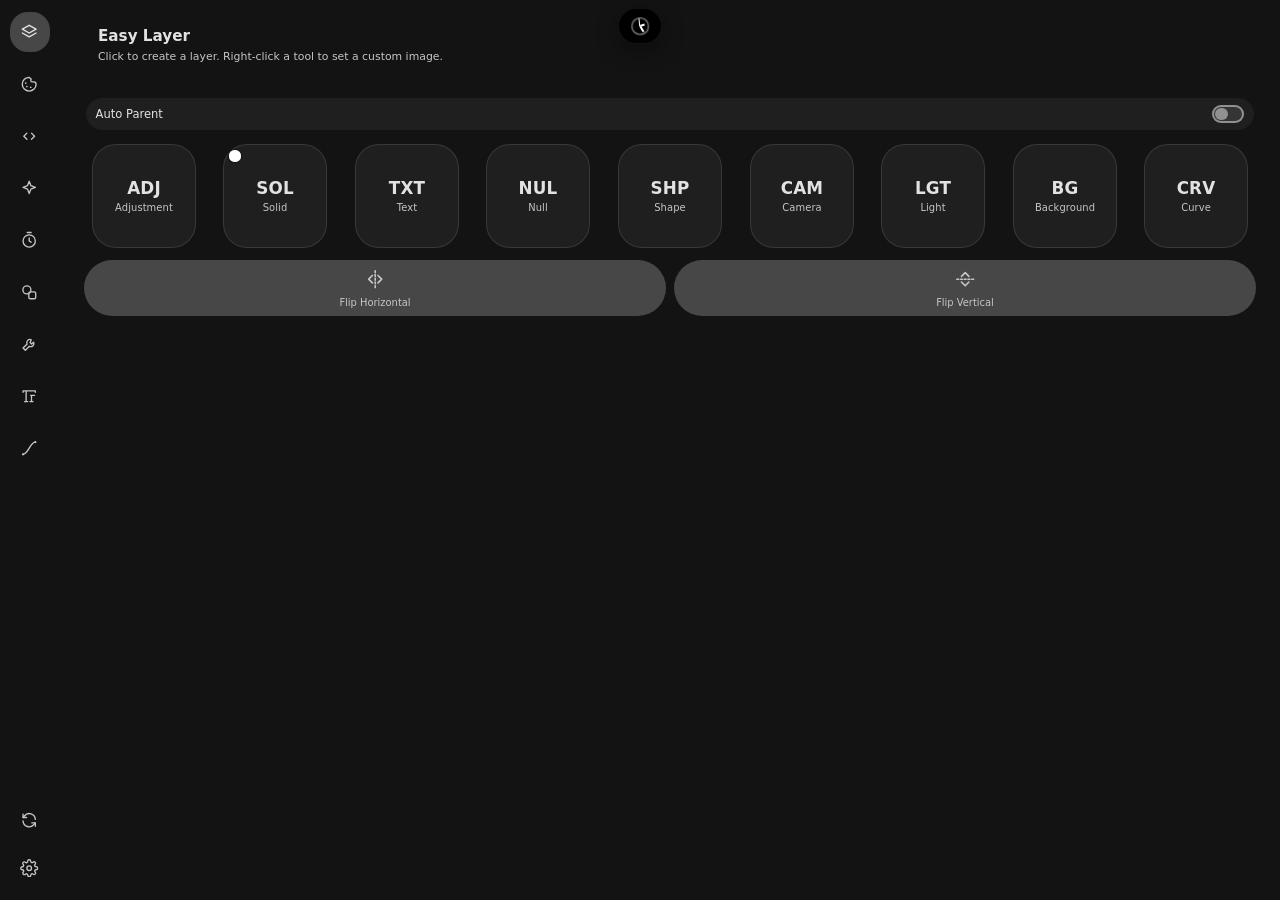
<file: html/index.html>
<!DOCTYPE html>
<html lang="en" data-theme="dark">
<head>
  <meta charset="utf-8">
  <meta name="viewport" content="width=device-width, initial-scale=1">
  <title>Multi Tool</title>
  <!-- Interface style (Settings > Style): apply the saved choice BEFORE first paint so there is no flash of the wrong look.
       Material You sets data-theme to its palette scheme (light or dark; js/mt-material.js). Logic + picker: js/mt-uitheme.js -->
  <!-- Settings survive Windows Temp cleanup: restore localStorage from a file outside Temp (js/mt-persist.js). Keep FIRST. -->
  <script>/* Node shim */try { if (typeof window.require !== "function" && window.cep_node && window.cep_node.require) { window.require = window.cep_node.require; } } catch (e) { }</script>
  <script src="../js/mt-persist.js?v=3"></script>
  <script src="../js/mt-settings-open.js?v=1"></script>
  <script>try { var r = document.documentElement; r.setAttribute("data-ui-theme", "material"); r.setAttribute("data-theme", localStorage.getItem("mtx.mdScheme") === "light" ? "light" : "dark"); } catch (e) { }</script>
  <!-- Opening splash ("Multi Tool" / author zalfndk) - loaded first so it paints before the panel. Companion: js/splash.js -->
  <link rel="stylesheet" href="../css/splash.css?v=3">
  <link rel="stylesheet" href="../css/mt-boot.css?v=7">
  <link rel="stylesheet" href="../css/style.css?v=20">
  <!-- Additive UI polish pass (shimmer sweep, refined easing, GPU hints) - loaded after
       style.css on purpose, see the file's own header comment for what it does and doesn't
       touch. -->
  <link rel="stylesheet" href="../css/fluid-polish.css?v=10">
  <!-- Premium visual ornament pass (ambient mesh glow, hairline section dividers, status pulse
       dots, glassmorphism, refined saber-style border trace) - loaded after fluid-polish.css
       on purpose, see the file's own header comment for what it does and doesn't touch. -->
  <link rel="stylesheet" href="../css/premium-ornaments.css?v=10">
  <!-- Panel refinements pass (grouped capsule cards, range slider fill-trail + floating value
       bubble, in-flight button pending/success/error states) - loaded after
       premium-ornaments.css on purpose, see the file's own header comment for what it does and
       doesn't touch. Companion script: js/panel-refinements.js (loaded at the end of body). -->
  <link rel="stylesheet" href="../css/panel-refinements.css?v=13">
  <link rel="stylesheet" href="../css/mt-newtools.css?v=8">
  <!-- Ambient colour circles (random drift + slow blink). Must stay BEFORE glass-theme.css, which hides the old static .app::before pools. -->
  <link rel="stylesheet" href="../css/ambient-orbs.css?v=11">
  <!-- Tab motion: staggered card entrance + quick panel leave on tab switch (opacity/transform only).
       Companion: showTab() in js/main.js. Must stay BEFORE glass-theme.css (which stays last). -->
  <link rel="stylesheet" href="../css/tab-motion.css?v=10">
  <!-- Cursor flicker fix: explicit I-beam + own compositor layer for text fields (no effects paused). Must stay BEFORE glass-theme.css. -->
  <link rel="stylesheet" href="../css/cursor-fix.css?v=3">
  <!-- FINAL pass: "Clean Dark Glassmorphism" design tokens + component overrides. Must stay the LAST
       stylesheet - it remaps the legacy tokens (--bg/--surface/--border/--shadow-card/--radius-*)
       and restyles cards, buttons, inputs, modal and sidebar. See the file's own header comment. -->
  <link rel="stylesheet" href="../css/glass-theme.css?v=10">
  <!-- v17: hover / press / focus polish for every tab (additive, loaded after glass-theme.css) -->
  <link rel="stylesheet" href="../css/hover-polish.css?v=3">
  <!-- Custom tooltip (name only, smooth pop) + smoother sidebar highlight. Companion: js/mt-tooltip.js -->
  <link rel="stylesheet" href="../css/mt-tooltip.css?v=5">
  <link rel="stylesheet" href="../css/panel-refresh.css?v=1">
  <!-- Left navigation: auto-expands (names shown) after 5s of hovering, collapses smoothly on leave. Companion: js/sidebar-expand.js -->
  <link rel="stylesheet" href="../css/sidebar-expand.css?v=1">
  <!-- Left navigation: icon + name exactly centred in the highlight (symmetric glow). -->
  <link rel="stylesheet" href="../css/sidebar-center.css?v=1">
  <!-- Smooth themed dropdowns for every <select>, softer context menus / accordions. Companion: js/mt-select.js -->
  <link rel="stylesheet" href="../css/mt-select.css?v=3">
  <link rel="stylesheet" href="../css/mt-dialog.css?v=1">
  <!-- Themed colour picker popover for every <input type="color"> (not the Custom Color wheel). Companion: js/mt-colorpicker.js -->
  <link rel="stylesheet" href="../css/mt-colorpicker.css?v=1">
  <link rel="stylesheet" href="../css/mt-palette-ui.css?v=3">
  <link rel="stylesheet" href="../css/mt-shape.css?v=8">
  <!-- Smooth two-part stepper for every <input type="number">. Companion: js/mt-spinbox.js -->
  <link rel="stylesheet" href="../css/mt-spinbox.css?v=1">
  <link rel="stylesheet" href="../css/mt-gif-export.css?v=2">
  <link rel="stylesheet" href="../css/mt-scrub.css?v=1">
  <!-- Auto update banner + Settings > Updates (js/mt-updater.js) -->
  <link rel="stylesheet" href="../css/mt-updater.css?v=1">
  <!-- Settings > Style picker (Glass / Material You) -->
  <link rel="stylesheet" href="../css/mt-uitheme.css?v=7">
  <!-- Layout clean-up (anchor/flip grids, wrapping text). Keep after mt-uitheme and before material-theme. -->
  <link rel="stylesheet" href="../css/mt-tidy.css?v=2">
  <link rel="stylesheet" href="../css/mt-ae-icons.css?v=1">
  <!-- Motion/focus fixes (Animations OFF really off, tile focus ring, fewer endless loops). js/mt-away.js now only drives the "user is working" calm rule. -->
  <link rel="stylesheet" href="../css/mt-motion-fix.css?v=8">
  <!-- Smoother motion: sidebar highlight, tab-switch cards, Settings modal, finished flash. Needs js/mt-smooth.js. -->
  <link rel="stylesheet" href="../css/mt-smooth.css?v=3">
  <!-- Settings > Tab animation (Smooth / Glide / Pop / Fade / Cascade / None + speed + easing). Needs js/mt-anim.js. -->
  <link rel="stylesheet" href="../css/mt-anim-styles.css?v=1">
  <link rel="stylesheet" href="../css/mt-bg-editor.css?v=1">
  <link rel="stylesheet" href="../css/mt-idle-focus.css?v=15">
  <link rel="stylesheet" href="../css/mt-idle-adjust.css?v=19">
  <!-- Idle enter / exit motion + the "squashed widgets on exit" fix (loads after mt-idle-adjust.css) -->
  <link rel="stylesheet" href="../css/mt-idle-motion.css?v=1">
  <!-- Idle icon motion: swap / hover / ambient (loads after mt-idle-motion.css) -->
  <link rel="stylesheet" href="../css/mt-idle-icons.css?v=1">
  <!-- Idle clock digit roll (loads after mt-idle-icons.css) -->
  <link rel="stylesheet" href="../css/mt-idle-time.css?v=1">
  <!-- Idle live numbers (date, time in AE, timer, stopwatch, counts): digit roll, same motion as the clock (loads after mt-idle-time.css) -->
  <link rel="stylesheet" href="../css/mt-idle-roll.css?v=2">
  <!-- Dynamic island for a running Timer / Stopwatch (loads after mt-idle-adjust.css and mt-idle-roll.css) -->
  <link rel="stylesheet" href="../css/mt-island.css?v=20">
  <link rel="stylesheet" href="../css/mt-island-boxes.css?v=2">
  <link rel="stylesheet" href="../css/mt-island-presets.css?v=1">
  <link rel="stylesheet" href="../css/mt-curve-top.css?v=5">
  <!-- Material You style: only active under <html data-ui-theme="material">. Must stay the LAST stylesheet. -->
  <link rel="stylesheet" href="../css/material-theme.css?v=11">
  <link rel="stylesheet" href="../css/mt-tools-layout.css?v=2">
  <!-- Keyframe Timing tab (Glass + Material You looks). Must stay AFTER material-theme.css. -->
  <link rel="stylesheet" href="../css/mt-keyframes.css?v=3">
  <!-- Settings > Navigation (rail left / right). Needs js/mt-nav.js -->
  <link rel="stylesheet" href="../css/mt-nav.css?v=2">
  <link rel="stylesheet" href="../css/mt-pro.css?v=2">
  <link rel="stylesheet" href="../css/mt-hotkeys.css?v=1">
  <link rel="stylesheet" href="../css/mt-preset-fab.css?v=1">
  <link rel="stylesheet" href="../css/mt-preset-drop.css?v=1">
  <link rel="stylesheet" href="../css/mt-preset-support.css?v=2">
  <link rel="stylesheet" href="../css/mt-preset-actions.css?v=1">
  <link rel="stylesheet" href="../css/mt-presets-tidy.css?v=2">
  <!-- hover-stable.css must stay the LAST stylesheet: removes the hover lift that made the cursor flicker on button edges -->
  <link rel="stylesheet" href="../css/mt-expr-layout.css?v=7">
  <link rel="stylesheet" href="../css/hover-stable.css?v=2">
  <!-- Compatibility shim for old CEP hosts (CEP 10 / Chromium 74, i.e. AE 2021).
       Feature-detects and does nothing at all on newer hosts (AE 2022+). -->
  <script>/* Node shim: with --enable-nodejs but no --mixed-context, CEP only exposes require() as window.cep_node.require */
    try { if (typeof window.require !== "function" && window.cep_node && window.cep_node.require) { window.require = window.cep_node.require; } } catch (e) { }
  </script>
  <script src="../js/ae2021-compat.js?v=10"></script>
</head>
<body>
  <div class="mt-splash" id="mt-splash" aria-hidden="true">
    <!-- Glass: drifting colour orbs + a frosted card (.mts-stack). Material You: tonal cookie shape + progress pill. css/splash.css picks by <html data-ui-theme>. -->
    <div class="mts-orbs"><i class="o1"></i><i class="o2"></i><i class="o3"></i></div>
    <div class="mts-stack">
      <div class="mts-mark">
        <svg viewBox="0 0 48 48"><rect class="mts-box" x="2" y="2" width="44" height="44" rx="12"/>
          <path class="mts-curve" d="M13 35C25 35 23 13 35 13" pathLength="40"/>
          <circle class="mts-dot a" cx="13" cy="35" r="2.8"/><circle class="mts-dot b" cx="35" cy="13" r="2.8"/></svg>
      </div>
      <div class="mts-cookie">
        <svg viewBox="0 0 100 100"><path class="mts-cookie-shape" d="M96.86 50.00 L96.43 52.03 L95.26 53.96 L93.62 55.74 L91.92 57.39 L90.54 58.99 L89.74 60.65 L89.60 62.49 L90.00 64.56 L90.65 66.84 L91.17 69.20 L91.23 71.46 L90.58 73.43 L89.20 74.97 L87.21 76.06 L84.91 76.79 L82.61 77.36 L80.61 78.05 L79.09 79.09 L78.05 80.61 L77.36 82.61 L76.79 84.91 L76.06 87.21 L74.97 89.20 L73.43 90.58 L71.46 91.23 L69.20 91.17 L66.84 90.65 L64.56 90.00 L62.49 89.60 L60.65 89.74 L58.99 90.54 L57.39 91.92 L55.74 93.62 L53.96 95.26 L52.03 96.43 L50.00 96.86 L47.97 96.43 L46.04 95.26 L44.26 93.62 L42.61 91.92 L41.01 90.54 L39.35 89.74 L37.51 89.60 L35.44 90.00 L33.16 90.65 L30.80 91.17 L28.54 91.23 L26.57 90.58 L25.03 89.20 L23.94 87.21 L23.21 84.91 L22.64 82.61 L21.95 80.61 L20.91 79.09 L19.39 78.05 L17.39 77.36 L15.09 76.79 L12.79 76.06 L10.80 74.97 L9.42 73.43 L8.77 71.46 L8.83 69.20 L9.35 66.84 L10.00 64.56 L10.40 62.49 L10.26 60.65 L9.46 58.99 L8.08 57.39 L6.38 55.74 L4.74 53.96 L3.57 52.03 L3.14 50.00 L3.57 47.97 L4.74 46.04 L6.38 44.26 L8.08 42.61 L9.46 41.01 L10.26 39.35 L10.40 37.51 L10.00 35.44 L9.35 33.16 L8.83 30.80 L8.77 28.54 L9.42 26.57 L10.80 25.03 L12.79 23.94 L15.09 23.21 L17.39 22.64 L19.39 21.95 L20.91 20.91 L21.95 19.39 L22.64 17.39 L23.21 15.09 L23.94 12.79 L25.03 10.80 L26.57 9.42 L28.54 8.77 L30.80 8.83 L33.16 9.35 L35.44 10.00 L37.51 10.40 L39.35 10.26 L41.01 9.46 L42.61 8.08 L44.26 6.38 L46.04 4.74 L47.97 3.57 L50.00 3.14 L52.03 3.57 L53.96 4.74 L55.74 6.38 L57.39 8.08 L58.99 9.46 L60.65 10.26 L62.49 10.40 L64.56 10.00 L66.84 9.35 L69.20 8.83 L71.46 8.77 L73.43 9.42 L74.97 10.80 L76.06 12.79 L76.79 15.09 L77.36 17.39 L78.05 19.39 L79.09 20.91 L80.61 21.95 L82.61 22.64 L84.91 23.21 L87.21 23.94 L89.20 25.03 L90.58 26.57 L91.23 28.54 L91.17 30.80 L90.65 33.16 L90.00 35.44 L89.60 37.51 L89.74 39.35 L90.54 41.01 L91.92 42.61 L93.62 44.26 L95.26 46.04 L96.43 47.97Z"/>
          <path class="mts-curve" d="M30 68C52 68 48 32 70 32" pathLength="40"/>
          <circle class="mts-dot a" cx="30" cy="68" r="5"/><circle class="mts-dot b" cx="70" cy="32" r="5"/></svg>
      </div>
      <div class="mts-title"><span style="--i:0">M</span><span style="--i:1">u</span><span style="--i:2">l</span><span style="--i:3">t</span><span style="--i:4">i</span><span class="sp" style="--i:5"></span><span style="--i:6">T</span><span style="--i:7">o</span><span style="--i:8">o</span><span style="--i:9">l</span></div>
      <div class="mts-line"></div>
      <div class="mts-author">author <b>zalfndk</b></div>
      <div class="mts-prog"><i></i></div>
    </div>
    <div class="mts-glint"></div>
  </div>
  <script src="../js/splash.js?v=2"></script>
  <div id="bg-layer" class="bg-layer" aria-hidden="true"></div>
  <div id="bg-motion-layer" class="bg-motion-layer" aria-hidden="true">
    <video id="bg-motion-video" class="bg-motion-media" muted loop autoplay playsinline></video>
    <img id="bg-motion-img" class="bg-motion-media" alt="">
  </div>

  <div class="app">
    <!-- Ambient colour circles behind the UI: drift to random positions + blink slowly.
         Companion: css/ambient-orbs.css (blink) and js/ambient-orbs.js (random movement). -->
    <div class="ambient-orbs" id="ambient-orbs" aria-hidden="true"><span class="ambient-orb"></span><span class="ambient-orb"></span><span class="ambient-orb"></span></div>
    <!-- Left sidebar: circular tab buttons -->
    <nav class="sidebar" aria-label="Tool categories">
      <div class="tabs" role="tablist" aria-orientation="vertical">
        <span class="tab-indicator" id="tab-indicator" aria-hidden="true"></span>
        <button class="tab is-active" role="tab" aria-selected="true" data-tab="easy-layer" aria-label="Easy Layer">
          <svg viewBox="0 0 24 24" aria-hidden="true"><path d="M12 3 3 8l9 5 9-5-9-5Z"/><path d="m3 13 9 5 9-5"/></svg>
        </button>
        <button class="tab" role="tab" aria-selected="false" data-tab="color-palette" aria-label="Color Palette">
          <svg viewBox="0 0 24 24" aria-hidden="true">
            <path d="M12 3a9 9 0 1 0 9 9 3 3 0 0 0-3-3h-2a2 2 0 0 1-1.4-3.4A2 2 0 0 0 13 4a9 9 0 0 0-1-1Z"/>
            <circle cx="7.5" cy="10.5" r="1.1" fill="currentColor" stroke="none"/>
            <circle cx="9" cy="15" r="1.1" fill="currentColor" stroke="none"/>
            <circle cx="14" cy="16" r="1.1" fill="currentColor" stroke="none"/>
          </svg>
        </button>
        <button class="tab" role="tab" aria-selected="false" data-tab="expr-code" aria-label="Expression Code">
          <svg viewBox="0 0 24 24" aria-hidden="true"><path d="m9 8-4 4 4 4M15 8l4 4-4 4"/></svg>
        </button>
        <button class="tab" role="tab" aria-selected="false" data-tab="presets" aria-label="Animation Presets">
          <svg viewBox="0 0 24 24" aria-hidden="true"><path d="M12 3l2.2 5.8L20 11l-5.8 2.2L12 19l-2.2-5.8L4 11l5.8-2.2Z"/></svg>
        </button>
        <button class="tab" role="tab" aria-selected="false" data-tab="quick-comp-edit" aria-label="Quick Comp Edit">
          <svg viewBox="0 0 24 24" aria-hidden="true"><circle cx="12" cy="13" r="8"/><path d="M12 9v4l2.5 1.5M9.5 2h5"/></svg>
        </button>
        <button class="tab" role="tab" aria-selected="false" data-tab="shape" aria-label="Shape">
          <svg viewBox="0 0 24 24" aria-hidden="true"><circle cx="9" cy="9" r="5.2"/><rect x="11.5" y="11.5" width="9" height="9" rx="2"/></svg>
        </button>
        <button class="tab" role="tab" aria-selected="false" data-tab="tools" aria-label="Tools">
          <svg viewBox="0 0 24 24" aria-hidden="true">
            <path d="M14.7 6.3a4 4 0 0 0-5.4 5.4L4 17l3 3 5.3-5.3a4 4 0 0 0 5.4-5.4l-2.5 2.5-2-2Z"/>
          </svg>
        </button>
        <button class="tab" role="tab" aria-selected="false" data-tab="textflex" aria-label="Animator Text">
          <svg viewBox="0 0 24 24" aria-hidden="true"><path d="M4 7V5h16v2M8 5v14M6 19h4M15 11v8M13 19h4M14 11h5"/></svg>
        </button>
        <button class="tab" role="tab" aria-selected="false" data-tab="curve" aria-label="Curve">
          <svg viewBox="0 0 24 24" aria-hidden="true">
            <path d="M4 20C11 20 13 4 20 4"/>
            <circle cx="4" cy="20" r="1.5" fill="currentColor" stroke="none"/>
            <circle cx="20" cy="4" r="1.5" fill="currentColor" stroke="none"/>
          </svg>
        </button>
      </div>

      <button class="tab refresh-btn" id="refresh-btn" aria-label="Refresh Panel">
        <svg viewBox="0 0 24 24" aria-hidden="true"><path d="M20 11a8 8 0 0 0-14.3-4.5L4 8.5"/><path d="M4 4v4.5h4.5"/><path d="M4 13a8 8 0 0 0 14.3 4.5l1.7-2"/><path d="M20 20v-4.5h-4.5"/></svg>
      </button>

      <button class="tab settings-btn" id="settings-btn" aria-label="Settings" aria-haspopup="dialog">
        <svg viewBox="0 0 24 24" aria-hidden="true"><circle cx="12" cy="12" r="3"/><path d="M19.4 15a1.65 1.65 0 0 0 .33 1.82l.06.06a2 2 0 0 1 0 2.83 2 2 0 0 1-2.83 0l-.06-.06a1.65 1.65 0 0 0-1.82-.33 1.65 1.65 0 0 0-1 1.51V21a2 2 0 0 1-2 2 2 2 0 0 1-2-2v-.09A1.65 1.65 0 0 0 9 19.4a1.65 1.65 0 0 0-1.82.33l-.06.06a2 2 0 0 1-2.83 0 2 2 0 0 1 0-2.83l.06-.06a1.65 1.65 0 0 0 .33-1.82 1.65 1.65 0 0 0-1.51-1H3a2 2 0 0 1-2-2 2 2 0 0 1 2-2h.09A1.65 1.65 0 0 0 4.6 9a1.65 1.65 0 0 0-.33-1.82l-.06-.06a2 2 0 0 1 0-2.83 2 2 0 0 1 2.83 0l.06.06a1.65 1.65 0 0 0 1.82.33H9a1.65 1.65 0 0 0 1-1.51V3a2 2 0 0 1 2-2 2 2 0 0 1 2 2v.09a1.65 1.65 0 0 0 1 1.51 1.65 1.65 0 0 0 1.82-.33l.06-.06a2 2 0 0 1 2.83 0 2 2 0 0 1 0 2.83l-.06.06a1.65 1.65 0 0 0-.33 1.82V9a1.65 1.65 0 0 0 1.51 1H21a2 2 0 0 1 2 2 2 2 0 0 1-2 2h-.09a1.65 1.65 0 0 0-1.51 1z"/></svg>
      </button>
    </nav>

    <!-- Right main area: content grid is rendered by main.js -->
    <main class="main" id="main">
      <header class="panel-head">
        <h1 id="panel-title">Easy Layer</h1>
        <p id="panel-hint"></p>
      </header>
      <section id="panel" class="panel" role="tabpanel" aria-live="polite"></section>

      <!-- "Curve" tab: the full NeuCurve tool. It lives in its own persistent frame (loaded on first
           open) so its CSS, scripts and global listeners can never clash with Multi Tool, and so it
           keeps its state while you switch tabs. Files: ../neucurve/ -->
      <section id="curve-pane" class="curve-pane" role="tabpanel" aria-label="Curve" aria-hidden="true">
        <div class="curve-stage">
          <iframe id="curve-frame" class="curve-frame" title="NeuCurve" data-src="../neucurve/index.html" allowtransparency="true" frameborder="0" style="background:transparent"></iframe>
          <div class="curve-loading" aria-hidden="true"><div class="mtl"><div class="mtl-ring"><svg class="mtl-svg" viewBox="0 0 64 64" aria-hidden="true"><circle class="mtl-arc" cx="32" cy="32" r="26" transform="rotate(-90 32 32)"/></svg><span class="mtl-pct">0%</span></div><span class="mtl-lbl">Loading</span></div></div>
        </div>
      </section>
    </main>
  </div>

  <!-- Idle Screensaver clock: sits above the background layers, only visible in Idle Mode (body.is-idle).
       Style this block freely in css/style.css > "Idle Screensaver". -->
  <div id="idle-clock" class="idle-clock" aria-hidden="true">
    <!-- The clock block is one widget (#idle-hero): move / resize / hide it with the Adjust button like the cards (js/mt-idle-adjust.js). -->
    <div class="idle-hero" id="idle-hero">
      <div class="idle-date" id="idle-date"></div>
      <div class="idle-time" id="idle-time"></div>
      <div class="idle-session" id="idle-session" aria-hidden="true"></div>
      <div class="idle-message" id="idle-message-el" aria-hidden="true"></div>
    </div>
    <!-- Status chips side by side: time in After Effects (live) + the countdown timer from Settings (js/mt-idle-focus.js) -->
    <div class="idle-chips">
      <div class="idle-elapsed" id="idle-elapsed" hidden>
        <span class="ie-label">Time in After Effects</span>
        <div class="ie-segs">
          <span class="ie-seg"><b class="ie-num" id="ie-h">00</b><i class="ie-unit">hours</i></span>
          <span class="ie-seg"><b class="ie-num" id="ie-m">00</b><i class="ie-unit">minutes</i></span>
          <span class="ie-seg"><b class="ie-num" id="ie-s">00</b><i class="ie-unit">seconds</i></span>
        </div>
      </div>
      <div class="idle-timer" id="idle-timer">
        <div class="it-top"><span class="it-label" id="idle-timer-label">Timer</span><span class="it-time" id="idle-timer-time">00:00:00</span></div>
        <div class="it-bar"><i id="idle-timer-fill"></i></div>
        <div class="it-actions">
          <button class="ic-round" id="idle-timer-go" type="button" aria-label="Start timer"></button>
          <button class="ic-link" id="idle-timer-rst" type="button" hidden>Reset</button>
        </div>
      </div>
    </div>

    <!-- Dashboard: stopwatch and alarms side by side, Notes / To-Do tabs underneath (one column on a narrow panel).
         Interactive while idle. Logic: js/mt-idle-focus.js. Keys: mtx.sw*, mtx.alarms, mtx.noteList, mtx.idleTab, mtx.todo*. -->
    <div class="idle-fold" id="idle-fold">
    <div class="idle-dash" id="idle-dash">
      <section class="idle-card idle-sw" id="idle-sw" aria-label="Stopwatch">
        <div class="sw-time" id="sw-time">00:00:00</div>
        <button class="ic-round ic-round--lg" id="sw-toggle" type="button" aria-label="Start stopwatch"></button>
        <div class="sw-foot">
          <button class="ic-link" id="sw-reset" type="button" hidden>Reset</button>
          <button class="ic-link sw-hide" id="sw-hide" type="button" aria-pressed="false">Hide</button>
        </div>
      </section>

      <section class="idle-card idle-alarms" id="idle-alarms" aria-label="Alarms">
        <div class="ic-head"><strong>Alarms</strong><button class="ic-round" id="al-add" type="button" aria-label="Add alarm" aria-expanded="false"></button></div>
        <div class="al-form" id="al-form" hidden>
          <div class="al-form-row">
            <span class="al-time-pick" role="group" aria-label="Alarm time"><select class="ic-field al-h" id="al-time-h" aria-label="Hour"></select><b aria-hidden="true">:</b><select class="ic-field al-m" id="al-time-m" aria-label="Minute"></select><input type="hidden" id="al-time" value="07:00"></span>
            <input class="ic-field al-label" id="al-label" type="text" maxlength="30" placeholder="Label (optional)" aria-label="Alarm label" autocomplete="off" spellcheck="false">
          </div>
          <label class="al-daily" for="al-daily"><input type="checkbox" id="al-daily"><span>Repeat every day</span></label>
          <div class="al-form-actions">
            <button class="ic-btn ic-btn--primary" id="al-save" type="button">Set alarm</button>
            <button class="ic-btn" id="al-cancel" type="button">Cancel</button>
          </div>
        </div>
        <p class="ic-empty" id="al-empty">No alarms set</p>
        <ul class="ic-list al-list" id="al-list"></ul>
      </section>

      <section class="idle-card idle-tabs" id="idle-tabs" aria-label="Notes and To-Do">
        <div class="tb-tabs" role="tablist" aria-label="Notes and To-Do">
          <button class="tb-tab is-active" id="tb-tab-notes" type="button" role="tab" aria-selected="true" aria-controls="tb-pane-notes" data-pane="notes">Notes</button>
          <button class="tb-tab" id="tb-tab-todo" type="button" role="tab" aria-selected="false" aria-controls="tb-pane-todo" data-pane="todo" tabindex="-1">To-Do</button>
        </div>
        <div class="tb-body">
          <div class="tb-pane" id="tb-pane-notes" role="tabpanel" aria-labelledby="tb-tab-notes">
            <div class="ic-head"><strong>Notes</strong><button class="ic-round" id="note-add" type="button" aria-label="Add note"></button></div>
            <p class="ic-empty" id="note-empty">Nothing here yet. Press + to add a note.</p>
            <ul class="ic-list nt-list" id="note-list"></ul>
          </div>
          <div class="tb-pane" id="tb-pane-todo" role="tabpanel" aria-labelledby="tb-tab-todo" hidden>
            <div class="ic-head"><strong>To-Do</strong><span class="ic-head-end"><span id="idle-todos-count"></span><button class="ic-round" id="idle-todo-add" type="button" aria-label="Add task"></button></span></div>
            <div class="td-progress" id="idle-todos-bar" role="progressbar" aria-label="Tasks done today" aria-valuemin="0" aria-valuemax="100" aria-valuenow="0" hidden><i></i></div>
            <ul class="ic-list" id="idle-todos-list"></ul>
            <div class="ic-missed" id="idle-missed" hidden>
              <button class="ic-missed-toggle" id="idle-missed-toggle" type="button" aria-expanded="false" aria-controls="idle-missed-list">
                <span id="idle-missed-label">Unfinished</span><svg viewBox="0 0 12 12" aria-hidden="true"><path d="M3 4.5l3 3 3-3"/></svg>
              </button>
              <ul class="ic-list ic-missed-list" id="idle-missed-list" hidden></ul>
            </div>
          </div>
        </div>
      </section>
    </div>
    </div>
  </div>

  <!-- Leave the idle screen. Slide: drag the handle across. Tap: click the bar. Both: either. Mode = Settings > Idle screen > Leave idle screen by.
       Logic: Idle module in main.js (unlock*). Esc also leaves. -->
  <div class="idle-unlock" id="idle-unlock" data-mode="both" aria-hidden="true">
    <div class="iu-track" id="iu-track">
      <span class="iu-fill" id="iu-fill"></span>
      <span class="iu-label" id="iu-label">Slide or tap</span>
      <button class="iu-handle" id="iu-handle" type="button" aria-label="Slide or tap to open"><svg viewBox="0 0 16 16" aria-hidden="true"><path d="M6 3.5L10.5 8 6 12.5"/></svg><svg class="iu-tap-ico" viewBox="0 0 16 16" aria-hidden="true"><circle cx="8" cy="8" r="5.6"/><circle cx="8" cy="8" r="1.9" fill="currentColor" stroke="none"/></svg></button>
    </div>
  </div>

  <!-- Adjust widgets (bottom right of the idle screen): resize + show / hide every idle widget without opening Settings.
       Logic: js/mt-idle-adjust.js. Keys: mtx.wLayout, mtx.showTimer (+ the show* switches of Settings > Idle screen cards). -->
  <div class="idle-adjust" id="idle-adjust">
    <div class="ia-pills">
      <button class="ia-pill" id="ia-auto" type="button" tabindex="-1" title="Hide the panels after a few seconds without movement, so the background shows">Auto-hide 6 s</button>
      <button class="ia-pill" id="ia-tidy" type="button" tabindex="-1" title="Line the widgets up in even rows with equal gaps">Tidy up</button>
      <button class="ia-pill" id="ia-reset" type="button" tabindex="-1">Reset layout</button>
    </div>
    <button class="ia-btn" id="ia-btn" type="button" aria-pressed="false" aria-label="Adjust widgets" title="Adjust widgets">
      <svg class="ia-ico-grid" viewBox="0 0 24 24" aria-hidden="true"><rect x="3" y="3" width="7.5" height="7.5" rx="2"/><rect x="13.5" y="3" width="7.5" height="7.5" rx="2"/><rect x="3" y="13.5" width="7.5" height="7.5" rx="2"/><path d="M21 14l-7 7"/><path d="M21 18.5L18.5 21"/></svg>
      <svg class="ia-ico-done" viewBox="0 0 24 24" aria-hidden="true"><path d="M5 12.5l4.5 4.5L19 7.5"/></svg>
    </button>
  </div>

  <!-- Right-click context menu for tool squares -->
  <div id="ctx-menu" class="ctx-menu" role="menu" aria-hidden="true">
    <button class="ctx-item" role="menuitem" id="ctx-set">Set custom image</button>
    <button class="ctx-item" role="menuitem" id="ctx-clear">Remove image</button>
  </div>

  <!-- Settings modal -->
  <div id="settings-modal" class="modal-backdrop" aria-hidden="true">
    <div class="modal" role="dialog" aria-modal="true" aria-labelledby="settings-title">
      <h2 id="settings-title">Settings</h2>

      <!-- Interface style (Material You only). Logic: js/mt-uitheme.js -->
      <div class="field field-column" id="ui-theme-field">
        <span class="field-label">Style</span>
        <div class="ui-theme-cards" role="radiogroup" aria-label="Interface style">
          <button type="button" class="ui-theme-card" role="radio" aria-checked="true" data-ui-theme-opt="material"><i class="ui-theme-swatch ui-theme-swatch--material" aria-hidden="true"><b class="mu-pv-rail"></b><b class="mu-pv-card"></b><b class="mu-pv-btn"></b></i><span>Material You</span></button>
        </div>
        <p class="field-note">Material You builds its palette from Theme color. Background color changes the canvas.</p>
      </div>

      <div class="field">
        <label for="theme-color">Theme color</label>
        <div class="field-actions">
          <button class="btn btn-ghost" id="theme-reset">Default</button>
          <input type="color" id="theme-color" value="#ffffff">
        </div>
      </div>

      <!-- Navigation: tab rail on the left (default) or the right. Logic: js/mt-nav.js, look: css/mt-nav.css -->
      <div class="field field-column" id="nav-pos-field">
        <span class="field-label">Navigation</span>
        <div class="ui-theme-cards" role="radiogroup" aria-label="Navigation position">
          <button type="button" class="ui-theme-card" role="radio" aria-checked="true" data-nav-opt="left"><i class="mt-nav-pv mt-nav-pv--left" aria-hidden="true"></i><span>Left</span></button>
          <button type="button" class="ui-theme-card" role="radio" aria-checked="false" data-nav-opt="right"><i class="mt-nav-pv mt-nav-pv--right" aria-hidden="true"></i><span>Right</span></button>
        </div>
        <p class="field-note">Puts the tab bar on the left or right. It expands toward the tools.</p>
      </div>

      <!-- Material You only (hidden on Glass): palette swatches set Theme color; Light/Dark picks the scheme. Logic: js/mt-uitheme.js + js/mt-material.js -->
      <div class="field field-column" id="mu-palette-field">
        <span class="field-label">Palette</span>
        <div class="mu-swatches" role="radiogroup" aria-label="Palette color"><button type="button" class="mu-swatch" role="radio" aria-checked="false" aria-label="Purple" title="Purple" data-mu-seed="#8b6cf7" style="background:#8b6cf7"></button><button type="button" class="mu-swatch" role="radio" aria-checked="false" aria-label="Blue" title="Blue" data-mu-seed="#4285f4" style="background:#4285f4"></button><button type="button" class="mu-swatch" role="radio" aria-checked="false" aria-label="Teal" title="Teal" data-mu-seed="#00897b" style="background:#00897b"></button><button type="button" class="mu-swatch" role="radio" aria-checked="false" aria-label="Green" title="Green" data-mu-seed="#43a047" style="background:#43a047"></button><button type="button" class="mu-swatch" role="radio" aria-checked="false" aria-label="Yellow" title="Yellow" data-mu-seed="#f9ab00" style="background:#f9ab00"></button><button type="button" class="mu-swatch" role="radio" aria-checked="false" aria-label="Orange" title="Orange" data-mu-seed="#f4511e" style="background:#f4511e"></button><button type="button" class="mu-swatch" role="radio" aria-checked="false" aria-label="Pink" title="Pink" data-mu-seed="#d81b60" style="background:#d81b60"></button><button type="button" class="mu-swatch" role="radio" aria-checked="false" aria-label="Red" title="Red" data-mu-seed="#d93025" style="background:#d93025"></button></div>
      </div>
      <div class="field field-column" id="mu-mode-field">
        <span class="field-label">Light / Dark</span>
        <div class="ui-theme-cards" role="radiogroup" aria-label="Light or dark">
          <button type="button" class="ui-theme-card" role="radio" aria-checked="true" data-mu-mode="light"><span>Light</span></button>
          <button type="button" class="ui-theme-card" role="radio" aria-checked="false" data-mu-mode="dark"><span>Dark</span></button>
        </div>
      </div>

      <div class="field">
        <label for="bg-color">Background color</label>
        <div class="field-actions">
          <button class="btn btn-ghost" id="bg-reset" type="button">Default</button>
          <input type="color" id="bg-color" value="#16161a">
        </div>
      </div>

      <div class="field field-column">
        <span class="field-label">Background (image, GIF, MP4 or WebM)</span>
        <div class="field-actions">
          <button class="btn" id="bg-media-set">Choose file</button>
          <button class="btn btn-ghost" id="bg-media-clear">Remove</button>
        </div>
        <p class="field-note" id="bg-motion-note"></p>
      </div>

      <!-- Use Original Media Colors: ON (default) = the picture / GIF / video keeps its own colors; OFF = grayscale
           like NeuCurve. Same switch as NeuCurve settings. Logic: Settings.initBgOriginal() in js/main.js + css/style.css. -->
      <div class="field field-column">
        <label class="switch-row" for="bg-original-color">
          <span>Use Original Media Colors</span>
          <input type="checkbox" id="bg-original-color" checked>
          <span class="switch-track"></span>
        </label>
        <p class="field-note">On keeps the colors of your image, GIF or video. Off turns the background grayscale.</p>
      </div>

      <!-- Display: opens the background full-screen (UI hidden) with a floating editor for position, opacity
           and zoom. The Background opacity slider now lives in that editor (#bg-editor, below). Logic:
           Settings.initBgEditor() in js/main.js. -->
      <div class="field field-column">
        <span class="field-label">Display</span>
        <div class="field-actions">
          <button class="btn" id="bg-edit-open" type="button">Adjust background</button>
        </div>
        <p class="field-note">Shows the background full-screen to set position, opacity and zoom. Drag to move, scroll to zoom.</p>
      </div>

      <!-- Scale UI: zooms the whole interface (text, boxes, buttons). While the slider is held this window fades
           out so the real UI behind it can be seen; it comes back on release. Logic: Settings.initUiScale() in
           js/main.js (localStorage mtx.uiScale), CSS: ".app { zoom }" + body.is-scale-edit in css/style.css. -->
      <div class="field field-column" id="ui-scale-field">
        <span class="field-label">Scale UI</span>
        <div class="bg-editor-row idle-scale-row ui-scale-row">
          <label for="ui-scale">Size</label>
          <input type="range" id="ui-scale" min="70" max="150" step="1" value="100" aria-label="Interface scale">
          <output class="field-row-value" id="ui-scale-val" for="ui-scale">100%</output>
        </div>
        <div class="field-actions">
          <button class="btn btn-ghost" id="ui-scale-reset" type="button">Reset to 100%</button>
        </div>
        <p class="field-note">Scales text, boxes and buttons. This window hides while you drag the slider, so you can see the result.</p>
      </div>

      <!-- Collapsible: hidden by default, expands smoothly (max-height transition driven by main.js) -->
      <div class="field field-column field-accordion">
        <button class="accordion-toggle" id="label-toggle" type="button" aria-expanded="false" aria-controls="label-collapse">
          <span class="accordion-text">
            <span class="field-label">Easy Layer Label</span>
            <span class="accordion-action" id="label-toggle-text">Show Label Settings</span>
          </span>
          <svg class="accordion-chevron" viewBox="0 0 24 24" aria-hidden="true"><path d="m6 9 6 6 6-6"/></svg>
        </button>
        <div class="collapse" id="label-collapse" role="region" aria-labelledby="label-toggle" aria-hidden="true">
          <div class="collapse-inner">
            <p class="field-note">Set an AE Layer Label color for each tool. It applies when the tool creates a layer. Auto Mask colors the layer that gets the mask.</p>
            <div class="label-assign-list" id="label-assign-list"></div>
          </div>
        </div>
      </div>

      <!-- Animations: master switch for all panel animations. Logic: Motion module in main.js (mtx.animations; "0" = off).
           Independent of the Windows / macOS "Show animations" setting. -->
      <div class="field field-column">
        <label class="switch-row" for="anim-enabled">
          <span>Enable Animations</span>
          <input type="checkbox" id="anim-enabled" checked>
          <span class="switch-track"></span>
        </label>
        <p class="field-note">Turns every panel animation and transition on or off. Ignores the operating system setting.</p>
      </div>

      <!-- Tab animation: how cards enter when you switch tabs. Glide follows the sidebar direction. Greyed out while Enable Animations is OFF.
           Logic: js/mt-anim.js (localStorage mtx.animStyle / mtx.animSpeed / mtx.animEase), look: css/mt-anim-styles.css. -->
      <div class="field field-column mtx-anim" id="mtx-anim">
        <span class="field-label">Tab animation</span>
        <p class="field-note mtx-anim-off-note">Turn on Enable Animations to change these.</p>
        <div class="mtx-anim-body">
          <div class="mtx-anim-grid" role="radiogroup" aria-label="Tab animation style">
          <button type="button" class="ui-theme-card mtx-anim-card" role="radio" aria-checked="true" data-anim-style-opt="smooth"><i class="mtx-pv mtx-pv--smooth" aria-hidden="true"><b></b><b></b><b></b></i><span>Smooth</span></button>
          <button type="button" class="ui-theme-card mtx-anim-card" role="radio" aria-checked="false" data-anim-style-opt="glide"><i class="mtx-pv mtx-pv--glide" aria-hidden="true"><b></b><b></b><b></b></i><span>Glide</span></button>
          <button type="button" class="ui-theme-card mtx-anim-card" role="radio" aria-checked="false" data-anim-style-opt="pop"><i class="mtx-pv mtx-pv--pop" aria-hidden="true"><b></b><b></b><b></b></i><span>Pop</span></button>
          <button type="button" class="ui-theme-card mtx-anim-card" role="radio" aria-checked="false" data-anim-style-opt="fade"><i class="mtx-pv mtx-pv--fade" aria-hidden="true"><b></b><b></b><b></b></i><span>Fade</span></button>
          <button type="button" class="ui-theme-card mtx-anim-card" role="radio" aria-checked="false" data-anim-style-opt="cascade"><i class="mtx-pv mtx-pv--cascade" aria-hidden="true"><b></b><b></b><b></b></i><span>Cascade</span></button>
          <button type="button" class="ui-theme-card mtx-anim-card" role="radio" aria-checked="false" data-anim-style-opt="none"><i class="mtx-pv mtx-pv--none" aria-hidden="true"><b></b><b></b><b></b></i><span>None</span></button>
          </div>
          <p class="field-note">How cards enter when you switch tabs. Glide follows the sidebar: moving down brings cards in from below, moving up from above.</p>
          <div class="bg-editor-row idle-scale-row ui-scale-row">
            <label for="anim-speed">Speed</label>
            <input type="range" id="anim-speed" min="50" max="200" step="10" value="100" aria-label="Tab animation speed">
            <output class="field-row-value" id="anim-speed-val" for="anim-speed">100%</output>
          </div>
          <span class="mtx-anim-sub">Easing</span>
          <div class="mtx-anim-grid mtx-ease-grid" role="radiogroup" aria-label="Tab animation easing">
          <button type="button" class="ui-theme-card" role="radio" aria-checked="true" data-anim-ease-opt="soft"><svg class="mtx-curve" viewBox="0 -4 40 34" aria-hidden="true"><line x1="0" y1="26" x2="40" y2="26"/><line x1="0" y1="8" x2="40" y2="8"/><path d="M0 26 C8.8 8 14.4 8 40 8"/></svg><span>Soft</span></button>
          <button type="button" class="ui-theme-card" role="radio" aria-checked="false" data-anim-ease-opt="even"><svg class="mtx-curve" viewBox="0 -4 40 34" aria-hidden="true"><line x1="0" y1="26" x2="40" y2="26"/><line x1="0" y1="8" x2="40" y2="8"/><path d="M0 26 C26 26 14 8 40 8"/></svg><span>Even</span></button>
          <button type="button" class="ui-theme-card" role="radio" aria-checked="false" data-anim-ease-opt="spring"><svg class="mtx-curve" viewBox="0 -4 40 34" aria-hidden="true"><line x1="0" y1="26" x2="40" y2="26"/><line x1="0" y1="8" x2="40" y2="8"/><path d="M0 26 C13.6 -2.1 25.6 8 40 8"/></svg><span>Spring</span></button>
          </div>
          <p class="field-note">Soft eases out, Even speeds up and slows down, Spring overshoots a little. Also sets how this window opens.</p>
          <div class="field-actions mtx-anim-reset-row">
            <button class="btn btn-ghost" id="anim-reset" type="button">Reset animation</button>
          </div>
        </div>
      </div>

      <!-- Idle Screensaver: after the timeout the UI hides and a clock shows over the (still playing) background.
           Logic: Idle module in main.js. Stored in localStorage: mtx.idleEnabled / mtx.idleTimeout. -->
      <div class="field field-column">
        <label class="switch-row" for="idle-enabled">
          <span>Enable Idle Screensaver</span>
          <input type="checkbox" id="idle-enabled">
          <span class="switch-track"></span>
        </label>
        <div class="field-row idle-timeout-row is-disabled" id="idle-timeout-row">
          <label class="field-label" for="idle-timeout">Idle Timeout (seconds)</label>
          <input class="idle-num" type="number" id="idle-timeout" min="5" max="3600" step="1" value="60" inputmode="numeric" disabled>
        </div>
        <div class="field-row idle-exit-row" id="idle-exit-row">
          <label class="field-label" for="idle-exit">Leave idle screen by</label>
          <select class="select" id="idle-exit">
            <option value="both">Slide or tap</option>
            <option value="slide">Slide</option>
            <option value="tap">Tap</option>
            <option value="move">Mouse move</option>
          </select>
        </div>
        <div class="field-row idle-message-row" id="idle-message-row">
          <label class="field-label" for="idle-message">Idle Custom Message</label>
          <input class="idle-message-input" type="text" id="idle-message" maxlength="140" placeholder="e.g. Rendering... grab a coffee">
        </div>
        <div class="field-row idle-position-row" id="idle-position-row">
          <label class="field-label" for="idle-position">Clock Position</label>
          <select class="select" id="idle-position">
            <option value="top-left">Top Left</option>
            <option value="top-right">Top Right</option>
            <option value="bottom-left">Bottom Left</option>
            <option value="bottom-right">Bottom Right</option>
            <option value="center">Center</option>
          </select>
        </div>
        <p class="field-note">Hides the interface and shows a clock over your background when the mouse stops. Slide or tap the bottom bar to leave (Esc also works). With Mouse move, any cursor movement leaves at once, so you cannot edit notes and tasks there.</p>
      </div>


      <!-- Dynamic island on / off. Logic: js/mt-island.js (key mtx.islandOn). -->
      <div class="field field-column" id="island-field">
        <span class="field-label">Dynamic island</span>
        <label class="switch-row" for="island-enabled">
          <span>Show dynamic island</span>
          <input type="checkbox" id="island-enabled" checked>
          <span class="switch-track"></span>
        </label>
        <p class="field-note">The capsule at the top of the panel. Shows the time, or a running timer or stopwatch. Update notices still appear when it is off.</p>
      </div>

      <!-- Tooltips on / off. Logic: js/mt-tooltip.js (key mtx.tooltipOn, "0" = off). -->
      <div class="field field-column" id="tooltip-field">
        <span class="field-label">Tooltips</span>
        <label class="switch-row" for="tooltip-enabled">
          <span>Show tooltips</span>
          <input type="checkbox" id="tooltip-enabled" checked>
          <span class="switch-track"></span>
        </label>
        <p class="field-note">The small name that appears when the pointer rests on a button. Turn it off if the mouse cursor flickers.</p>
      </div>

      <!-- Idle screen extras: time in After Effects (live h/m/s), countdown timer with sound, notes, daily list.
           Logic: js/mt-idle-focus.js (keys mtx.timer*, mtx.notes, mtx.todo*). Shown by css/mt-idle-focus.css while body.is-idle. -->
      <div class="field field-column" id="idle-focus-field">
        <span class="field-label">Idle screen: timer, notes and daily list</span>
        <label class="switch-row" for="idle-show-elapsed">
          <span>Show time in After Effects</span>
          <input type="checkbox" id="idle-show-elapsed" checked>
          <span class="switch-track"></span>
        </label>
        <label class="switch-row" for="idle-show-sw">
          <span>Show stopwatch</span>
          <input type="checkbox" id="idle-show-sw" checked>
          <span class="switch-track"></span>
        </label>
        <label class="switch-row" for="idle-show-al">
          <span>Show alarms</span>
          <input type="checkbox" id="idle-show-al" checked>
          <span class="switch-track"></span>
        </label>
        <label class="switch-row" for="idle-show-tabs">
          <span>Show notes and to-do</span>
          <input type="checkbox" id="idle-show-tabs" checked>
          <span class="switch-track"></span>
        </label>
        <div class="field-row idle-timer-row">
          <label class="field-label" for="idle-timer-h">Timer</label>
          <input class="idle-num" type="number" id="idle-timer-h" min="0" max="23" step="1" value="1" inputmode="numeric"><span class="field-note">h</span>
          <input class="idle-num" type="number" id="idle-timer-m" min="0" max="59" step="1" value="0" inputmode="numeric"><span class="field-note">min</span>
        </div>
        <div class="field-row idle-timer-row">
          <span class="field-label" id="idle-timer-readout" data-mirror>01:00:00</span>
          <button class="btn btn-primary" type="button" id="idle-timer-start">Start</button>
          <button class="btn btn-ghost" type="button" id="idle-timer-reset">Reset</button>
        </div>
        <label class="switch-row" for="idle-timer-sound">
          <span>Play a sound when time is up</span>
          <input type="checkbox" id="idle-timer-sound" checked>
          <span class="switch-track"></span>
        </label>
        <div class="field-row">
          <label class="field-label" for="idle-timer-voice">Sound</label>
          <select class="select" id="idle-timer-voice">
            <option value="chime">Chime (built-in)</option>
            <option value="custom">Custom sound file</option>
          </select>
        </div>
        <div class="bg-editor-row idle-scale-row">
          <label for="idle-timer-volume">Volume</label>
          <input type="range" id="idle-timer-volume" min="0" max="100" step="1" value="80" aria-label="Timer sound volume">
          <output class="field-row-value" id="idle-timer-volume-val" for="idle-timer-volume">80%</output>
        </div>
        <div class="field-actions">
          <button class="btn" type="button" id="idle-timer-test">Test sound</button>
          <button class="btn" type="button" id="idle-timer-sound-set">Choose file</button>
          <button class="btn btn-ghost" type="button" id="idle-timer-sound-clear">Remove</button>
        </div>
        <p class="field-note" id="idle-timer-sound-note" data-mirror></p>
        <div class="field-row idle-message-row">
          <label class="field-label" for="idle-notes">Notes</label>
          <textarea class="idle-message-input idle-notes-input" id="idle-notes" rows="3" maxlength="400" placeholder="Your first note on the idle screen"></textarea>
        </div>
        <span class="field-label">Daily list</span>
          <div class="idle-todo-edit">
            <input type="checkbox" id="idle-todo-done-1" aria-label="Task 1 done">
            <input class="idle-message-input" type="text" id="idle-todo-1" maxlength="80" placeholder="Task 1">
          </div>
          <div class="idle-todo-edit">
            <input type="checkbox" id="idle-todo-done-2" aria-label="Task 2 done">
            <input class="idle-message-input" type="text" id="idle-todo-2" maxlength="80" placeholder="Task 2">
          </div>
          <div class="idle-todo-edit">
            <input type="checkbox" id="idle-todo-done-3" aria-label="Task 3 done">
            <input class="idle-message-input" type="text" id="idle-todo-3" maxlength="80" placeholder="Task 3">
          </div>
          <div class="idle-todo-edit">
            <input type="checkbox" id="idle-todo-done-4" aria-label="Task 4 done">
            <input class="idle-message-input" type="text" id="idle-todo-4" maxlength="80" placeholder="Task 4">
          </div>
          <div class="idle-todo-edit">
            <input type="checkbox" id="idle-todo-done-5" aria-label="Task 5 done">
            <input class="idle-message-input" type="text" id="idle-todo-5" maxlength="80" placeholder="Task 5">
          </div>
          <div class="idle-todo-edit">
            <input type="checkbox" id="idle-todo-done-6" aria-label="Task 6 done">
            <input class="idle-message-input" type="text" id="idle-todo-6" maxlength="80" placeholder="Task 6">
          </div>
          <div class="idle-todo-edit">
            <input type="checkbox" id="idle-todo-done-7" aria-label="Task 7 done">
            <input class="idle-message-input" type="text" id="idle-todo-7" maxlength="80" placeholder="Task 7">
          </div>
          <div class="idle-todo-edit">
            <input type="checkbox" id="idle-todo-done-8" aria-label="Task 8 done">
            <input class="idle-message-input" type="text" id="idle-todo-8" maxlength="80" placeholder="Task 8">
          </div>
        <div class="field-row idle-missed-row">
          <span class="field-label">Unfinished history</span>
          <span class="field-note" id="idle-missed-summary" data-mirror>Nothing unfinished.</span>
          <button class="btn btn-ghost" type="button" id="idle-missed-clear">Clear history</button>
        </div>
        <p class="field-note">The timer runs while the panel is open. Ticks clear each new day; tasks stay. Tasks you did not tick move to Unfinished history on the idle screen. Tasks and notes are also saved to a file, so clearing panel storage does not delete them.</p>
      </div>

      <div class="field">
        <span class="field-label">Tool images</span>
        <div class="field-actions">
          <button class="btn btn-ghost" id="reset-tool-images">Clear all tool images</button>
        </div>
      </div>

      <!-- Expression Code snippets are also mirrored to ~/Documents/Multitool_CEP_Data/saved_expressions.json
           (see EXPR_FILE_* in host.jsx / ExprFile in main.js) so they survive an uninstall/update.
           These two buttons let the user manage that file directly. -->
      <div class="field field-column">
        <span class="field-label">Expression Backups</span>
        <div class="field-actions">
          <button class="btn" id="expr-backup-export">Backup Expressions</button>
          <button class="btn btn-ghost" id="expr-backup-import">Import Expressions</button>
        </div>
        <p class="field-note">Expression snippets save automatically to a JSON file in your Documents folder, so they survive reinstalling or updating. Use these buttons to export or import that file.</p>
      </div>

      <!-- Updates: checks GitHub Releases for a newer version and installs it in place. Logic: js/mt-updater.js -->
      <div class="field field-column mt-update-field" id="mt-update-field">
        <span class="field-label">Updates</span>
        <p class="field-note" id="mt-update-status"></p>
        <button class="btn btn-primary mt-update-install" id="mt-update-install" hidden>Update Now</button>
      </div>

      <div class="modal-footer">
        <button class="btn btn-ghost" id="settings-reset">Reset everything</button>
        <button class="btn" id="mt-update-check">Check update</button>
        <button class="btn btn-primary" id="settings-close">Done</button>
      </div>
    </div>
  </div>

  <!-- Background editor ("Display"): floating panel shown while body.is-bg-edit is set (the rest of the UI
       is faded out so the background is fully visible). Opacity slider keeps its old ids so the existing
       opacity code in js/main.js drives it unchanged. -->
  <div id="bg-editor" class="bg-editor" role="dialog" aria-label="Adjust Background" aria-hidden="true">
    <div class="bg-editor-head">
      <strong>Adjust Background</strong>
      <span class="bg-editor-hint">Drag to move &middot; scroll to zoom</span>
    </div>
    <div class="bg-editor-row">
      <label for="bg-motion-opacity">Opacity</label>
      <input type="range" id="bg-motion-opacity" min="0" max="100" value="100" aria-label="Background opacity">
      <output class="field-row-value" id="bg-motion-opacity-val" for="bg-motion-opacity">100%</output>
    </div>
    <div class="bg-editor-row">
      <label for="bg-zoom">Zoom</label>
      <input type="range" id="bg-zoom" min="100" max="300" step="1" value="100" aria-label="Background zoom">
      <output class="field-row-value" id="bg-zoom-val" for="bg-zoom">100%</output>
    </div>
    <div class="bg-editor-row">
      <label for="bg-pos-x">Position X</label>
      <input type="range" id="bg-pos-x" min="0" max="100" step="1" value="50" aria-label="Background horizontal position">
      <output class="field-row-value" id="bg-pos-x-val" for="bg-pos-x">50%</output>
    </div>
    <div class="bg-editor-row">
      <label for="bg-pos-y">Position Y</label>
      <input type="range" id="bg-pos-y" min="0" max="100" step="1" value="50" aria-label="Background vertical position">
      <output class="field-row-value" id="bg-pos-y-val" for="bg-pos-y">50%</output>
    </div>
    <div class="bg-editor-actions">
      <button class="btn btn-ghost" id="bg-view-reset" type="button">Reset</button>
      <button class="btn btn-primary" id="bg-edit-done" type="button">Done</button>
    </div>
  </div>

  <div id="toast" class="toast" role="status" aria-live="polite"></div>

  <!-- Update banner (shown by js/mt-updater.js when a newer GitHub release exists) -->
  <div id="mt-update" class="mt-update" role="status" aria-live="polite" aria-hidden="true">
    <div class="mt-update-head">
      <span class="mt-update-dot"></span>
      <div class="mt-update-text">
        <div class="mt-update-title" id="mt-update-title">Update available</div>
        <div class="mt-update-sub" id="mt-update-sub"></div>
      </div>
    </div>
    <div class="mt-update-actions">
      <button class="btn btn-primary" id="mt-update-now">Update Now</button>
      <button class="btn btn-ghost" id="mt-update-later">Later</button>
      <button class="btn btn-ghost mt-update-more" id="mt-update-more">What&rsquo;s new</button>
    </div>
    <pre class="mt-update-notes" id="mt-update-notes"></pre>
    <div class="mt-update-track"><i class="mt-update-bar" id="mt-update-bar"></i></div>
  </div>

  <input type="file" id="tool-file" accept="image/*" hidden>
  <input type="file" id="idle-timer-file" accept="audio/*,.mp3,.wav,.ogg,.m4a" hidden>
  <input type="file" id="bg-media-file" accept="image/*,.gif,.mp4,.webm,video/mp4,video/webm" hidden>

  <script src="../js/CSInterface.js?v=9"></script>
  <!-- Wheel over the left tab bar switches tabs. Loaded BEFORE main.js / smooth-scroll.js on purpose. -->
  <script src="../js/tab-wheel.js?v=2"></script>
  <script src="../js/mt-away.js?v=4"></script>
  <script src="../js/mt-tooltip.js?v=11"></script>
  <script src="../js/mt-select.js?v=5"></script>
  <script src="../js/mt-colorpicker.js?v=1"></script>
  <script src="../js/mt-spinbox.js?v=1"></script>
  <!-- GIF encoder for Tools > Export GIF (needs Node.js; must load before main.js) -->
  <script src="../js/mt-gif.js?v=1"></script>
  <!-- Drag a label / idle number field left-right to change the value (after mt-spinbox.js) -->
  <script src="../js/mt-scrub.js?v=1"></script>
  <!-- Interface style switch (Glass / Material You). Needs main.js (window.mtSyncTheme) -->
  <script src="../js/mt-material.js?v=4"></script>
  <script src="../js/mt-uitheme.js?v=12"></script>
  <script src="../js/sidebar-expand.js?v=1"></script>
  <script src="../js/mt-nav.js?v=2"></script>
  <script src="../js/mt-anim.js?v=1"></script>
  <script src="../js/mt-idle-roll.js?v=2"></script>
  <script src="../js/mt-island.js?v=22"></script>
  <script src="../js/mt-island-boxes.js?v=2"></script>
  <script src="../js/mt-island-presets.js?v=1"></script>
  <script src="../js/mt-pro.js?v=3"></script>
  <script src="../js/mt-shape-data.js?v=1"></script>
  <script src="../js/mt-shape.js?v=5"></script>
  <script src="../js/main.js?v=101"></script>
  <script src="../js/mt-loader.js?v=1"></script>
  <script src="../js/mt-curve-top.js?v=2"></script>
  <script src="../js/mt-smooth.js?v=4"></script>
  <!-- Smooth wheel scrolling for every scroll area (inertia easing). ScrollForward (main.js) skips any
       wheel event this script already handled, so load order between the two does not matter. -->
  <script src="../js/smooth-scroll.js?v=9"></script>
  <script src="../js/ambient-orbs.js?v=12"></script>
  <script src="../js/panel-refresh.js?v=1"></script>
  <!-- Auto updater: needs the DOM above + Node. Loaded after main.js so the toast element and tabs exist. -->
  <script src="../js/mt-updater.js?v=18"></script>
  <!-- Settings now open in their own window (html/settings.html). The controls stay in #settings-modal; this pair keeps them in sync. Must load after main.js and mt-updater.js. -->
  <script src="../js/mt-idle-focus.js?v=19"></script>
  <script src="../js/mt-idle-adjust.js?v=24"></script>
  <script src="../js/mt-settings-bus.js?v=5"></script>
  <script src="../js/mt-settings-remote.js?v=7"></script>
  <script src="../js/mt-hotkeys.js?v=9"></script>
  <!-- Panel refinements: grouped capsule cards + range slider fill-trail/value bubble - see the
       file's own header comment. Loaded last so window.PanelRefinements is guaranteed to exist
       by the time any tab (currently just Tools) calls groupifyTaSections(). -->
  <script src="../js/panel-refinements.js?v=13"></script>
  <script src="../js/mt-newtools.js?v=7"></script>
  <script src="../js/mt-tools-reset.js?v=1"></script>
  <script src="../js/mt-tools-layout.js?v=5"></script>
  <script src="../js/mt-backup.js?v=3"></script>
</body>
</html>
</file>
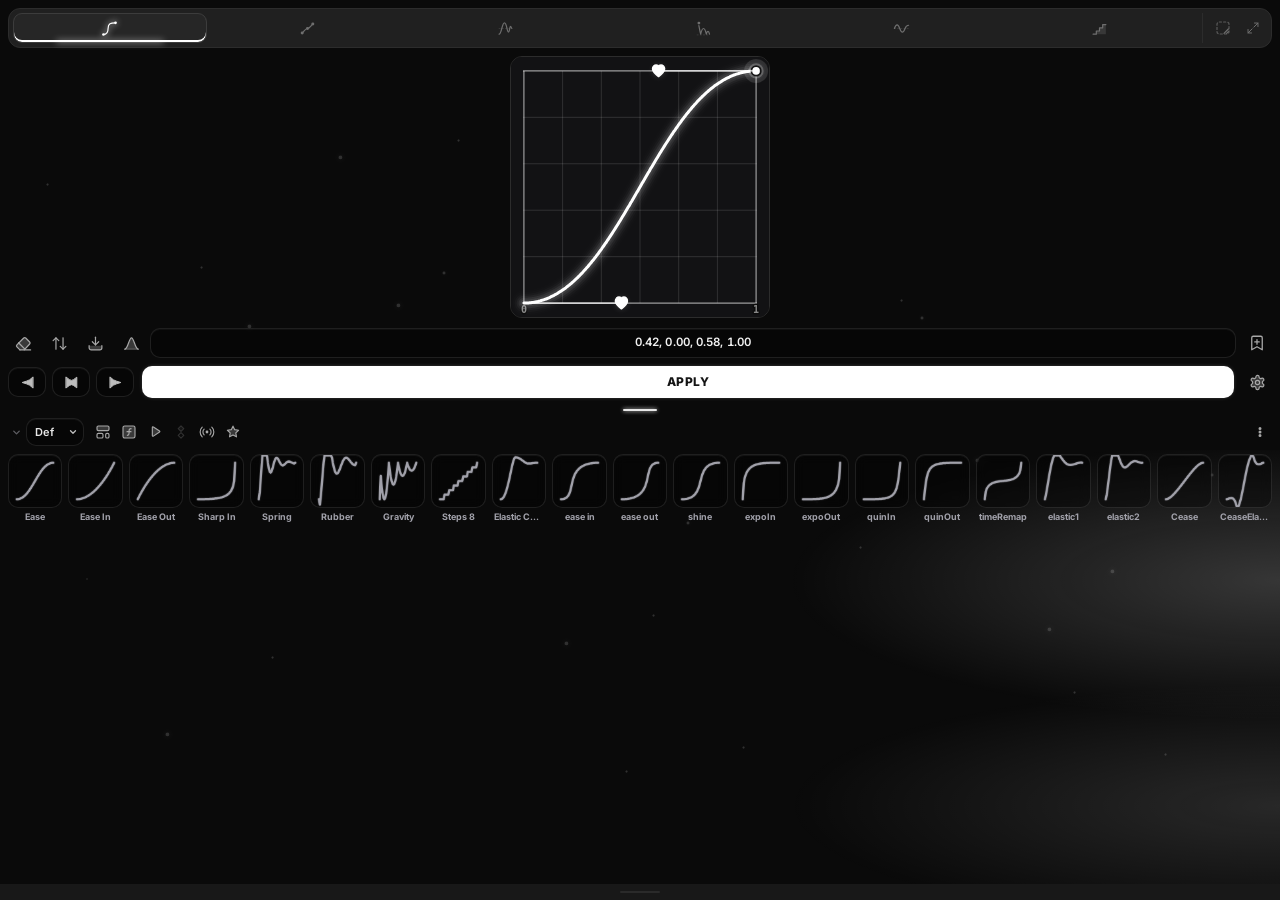
<file: neucurve/index.html>
<!DOCTYPE html>
<html lang="en">
<head>
  <meta charset="UTF-8" />
  <meta name="viewport" content="width=device-width, initial-scale=1.0" />
  <title>NeuCurve</title>

  <!-- Settings survive Windows Temp cleanup: restore localStorage from a file outside Temp (js/mt-persist.js). Keep FIRST. -->
  <script src="../js/mt-persist.js?v=3"></script>
  <script src="../js/mt-settings-open.js?v=1"></script>
  <!-- Polyfill for older CEF (AE 2019 uses Chromium ~61, globalThis needs Chrome 71+) -->
  <script>
    if (typeof globalThis === 'undefined') { window.globalThis = window; }
  </script>

  <!-- Settings window: the old Svelte settings page is replaced by settings.html (Flow-style).
       If CEP still opens this URL (old manifest / cached window), jump to the new page. -->
  <script>
    if (/[?&]ext=settings/.test(location.search)) { location.replace("settings.html" + location.search); }
  </script>

  <!-- Global error handler for debugging (catches JS errors in older CEF) -->
  <script>
    window.onerror = function(msg, url, line, col, error) {
      var el = document.getElementById('app');
      if (el) {
        el.innerHTML = '<div style="color:#ff5555;font-family:monospace;font-size:11px;padding:16px;word-break:break-all;">' +
          '<b>JS Error:</b><br>' + msg + '<br><br>' +
          '<b>File:</b> ' + (url || 'unknown') + '<br>' +
          '<b>Line:</b> ' + (line || '?') + ':' + (col || '?') + '<br>' +
          (error ? '<b>Stack:</b><br><pre style="white-space:pre-wrap;color:#aaa;font-size:9px;">' + error.stack + '</pre>' : '') +
          '</div>';
      }
      return false;
    };
  </script>

  <!--
    Multitool integration: Curve tab background.
    NeuCurve used to turn transparent while embedded in the Multitool "Curve" tab, so the panel's own background
    image/GIF/video (and its Settings > Background opacity slider) showed through behind it, like every other tab.
    That's still turned off on purpose: the Curve tab keeps its own native solid look regardless of any
    background image/GIF/video or opacity setting elsewhere in the panel. The old mechanism (a "mt-embed-bg"
    veil style block + a stricter "mt-embed-transparent" style block + a JS backstop that hunted down and faded
    every big opaque backdrop, inline, with !important) is intentionally removed rather than just disabled, so
    there's nothing left fighting NeuCurve's own compiled styles.
    What DOES sync now: Settings > Background COLOR (the picker, not the opacity slider or any image/GIF/video).
    NeuCurve's native dark tones (the #0a0a0a / #161616 / #1a1a1a tones the standalone NeuCurve window and its
    graph canvas already use) are re-tinted to follow whatever base color is picked, so the Curve tab doesn't
    look like the one static-colored tab left behind when the rest of the panel changes - see
    nc-theme-sync.js/.css, which listen for their own postMessage independently of this and only override
    when the panel actually has a custom color set (never NeuCurve's own light-theme-less defaults).
    Theme-color sync (accent for buttons/active states/preset borders, the curve/handles, and the preview-strip
    dot) is untouched and still works the same way - also see nc-theme-sync.js/.css.
  -->

  <script>
    (function () {
      // Kept only so anything that still checks for this class (e.g. future CSS) knows the page is embedded;
      // no background/transparency behavior is attached to it anymore.
      if (window.parent !== window) { document.documentElement.classList.add("mt-embedded"); }
    })();
  </script>

  <link rel="preconnect" href="https://fonts.googleapis.com">
  <link rel="preconnect" href="https://fonts.gstatic.com">
  <link href="https://fonts.googleapis.com/css2?family=Inter:wght@400;500;600&family=Outfit:wght@400;500;600;700&family=JetBrains+Mono:wght@400;500&display=swap" rel="stylesheet">
  <!--
    Multitool integration: when this page is embedded in the Multitool "Curve" tab (iframe),
    borrow the CEP bridge objects from the parent panel if this frame has none of its own.
    Does nothing when the page runs as a top-level panel/popup.
  -->
  <script>
    (function () {
      try {
        if (window.parent && window.parent !== window) {
          var p = window.parent;
          if (!window.__adobe_cep__ && p.__adobe_cep__) { window.__adobe_cep__ = p.__adobe_cep__; }
          if (!window.cep && p.cep) { window.cep = p.cep; }
          if (!window.require && p.require) { window.require = p.require; }
        }
      } catch (e) { /* cross-origin parent: leave as is */ }
    })();
  </script>

  <!--
    CSInterface.js HARUS di-load sebelum bundle Svelte.
    Download dari: https://github.com/Adobe-CEP/CEP-Resources
    Letakkan di public/CSInterface.js — Vite akan menyalinnya ke dist/ tanpa modifikasi.
  -->
  <link rel="stylesheet" href="./nc-away.css?v=1">
  <link rel="stylesheet" href="./nc-icons.css">
  <link rel="stylesheet" href="./nc-theme-sync.css?v=3">
  <!-- Shared two-part spin box for <input type="number"> (same files as the main panel) + NeuCurve colour -->
  <link rel="stylesheet" href="../css/mt-spinbox.css?v=1">
  <link rel="stylesheet" href="./nc-spinbox.css?v=1">
  <link rel="stylesheet" href="./nc-glow.css?v=5">
  <link rel="stylesheet" href="./nc-apply-glow.css">
  <link rel="stylesheet" href="./nc-fluid-polish.css">
  <link rel="stylesheet" href="./nc-glass.css">
  <link rel="stylesheet" href="./nc-bg.css?v=14">
  <link rel="stylesheet" href="./nc-extras.css">
  <link rel="stylesheet" href="./nc-live.css?v=2">
  <link rel="stylesheet" href="./nc-flow.css?v=19">
  <link rel="stylesheet" href="./nc-morph.css?v=17">
  <link rel="stylesheet" href="./nc-warm.css?v=2">
  <link rel="stylesheet" href="./nc-grad.css?v=2">
  <link rel="stylesheet" href="./nc-flowfx.css?v=6">
  <link rel="stylesheet" href="./nc-polish.css?v=2">
  <link rel="stylesheet" href="./nc-fix16.css?v=1">
  <link rel="stylesheet" href="./nc-fix17.css?v=2">
  <link rel="stylesheet" href="./nc-fix18.css?v=1">
  <link rel="stylesheet" href="./nc-fix19.css?v=1">
  <link rel="stylesheet" href="./nc-light.css?v=2">
  <link rel="stylesheet" href="./nc-icons-pro.css?v=3">
  <link rel="stylesheet" href="./nc-fix20.css?v=1">
  <link rel="stylesheet" href="./nc-fix21.css?v=2">
  <link rel="stylesheet" href="./nc-fix22.css?v=2">
  <link rel="stylesheet" href="./nc-fix23.css?v=1">
  <link rel="stylesheet" href="./nc-fix24.css?v=1">
  <link rel="stylesheet" href="./nc-fix25.css?v=1">
  <link rel="stylesheet" href="./nc-gbox.css?v=7">
  <link rel="stylesheet" href="./nc-view.css?v=4">
  <link rel="stylesheet" href="./nc-handle.css?v=1">
  <link rel="stylesheet" href="./nc-overshoot-fx.css?v=1">
  <link rel="stylesheet" href="./nc-ball.css?v=1">
  <!-- Same custom tooltip as the main panel (shared files, replaces the native title tooltip) -->
  <link rel="stylesheet" href="../css/mt-tooltip.css?v=5">
  <!-- Themed dropdown for the library select (replaces the OS list). Shared with Multi Tool: js/mt-select.js -->
  <link rel="stylesheet" href="../css/mt-select.css?v=3">
  <link rel="stylesheet" href="./nc-select.css?v=1">
  <link rel="stylesheet" href="./nc-theme-fix.css?v=2">
  <link rel="stylesheet" href="./nc-fix26.css?v=1">
  <link rel="stylesheet" href="./nc-cards.css?v=1">
  <link rel="stylesheet" href="./nc-status.css?v=3">
  <link rel="stylesheet" href="./nc-pro.css?v=2">
  <link rel="stylesheet" href="./nc-quick.css?v=3">
  <link rel="stylesheet" href="./nc-expr.css?v=1">
  <link rel="stylesheet" href="./nc-fix27.css?v=4">
  <!-- Compatibility shim for old CEP hosts (CEP 10 / Chromium 74, i.e. AE 2021).
       Feature-detects and does nothing at all on newer hosts (AE 2022+). Also
       re-scans for styles the Svelte bundle below injects at runtime. -->
  <script src="./nc-away.js?v=5"></script>
  <script src="../js/ae2021-compat.js?v=10"></script>
  <script src="../js/mt-tooltip.js?v=11"></script>
  <script src="./CSInterface.js"></script>
  <script src="./nc-light.js?v=2"></script>
  <script src="./nc-theme-sync.js?v=5"></script>
  <script src="./nc-bg.js?v=18"></script>
  <script src="./nc-extras.js?v=4"></script>
  <script src="./nc-live.js?v=4"></script>
  <script src="./nc-glow.js?v=6"></script>
  <script src="./nc-particles.js?v=10"></script>
  <script src="./nc-apply-glow.js?v=3"></script>
  <script src="./nc-gsize.js?v=16"></script>
  <script src="./nc-gfill.js?v=2"></script>
  <script src="./nc-flow.js?v=27"></script>
  <script src="./nc-view.js?v=6"></script>
  <script src="./nc-handle.js?v=1"></script>
  <script src="./nc-ball.js?v=4"></script>
  <script src="./nc-overshoot-fx.js?v=2"></script>
  <script src="./nc-morph.js?v=26"></script>
  <script src="./nc-warm.js?v=3"></script>
  <script src="./nc-status.js?v=3"></script>
  <script src="./nc-pro.js?v=9"></script>
  <script defer src="./nc-quick.js?v=3"></script>
  <script src="../js/mt-spinbox.js?v=1"></script>
  <script src="../js/mt-select.js?v=5"></script>
  <script defer src="./assets/index.js?v=18"></script>
  <script defer src="./nc-icons-pro.js?v=6"></script>
</head>
<body>
  <div id="app"></div>

</body>
</html>
</file>
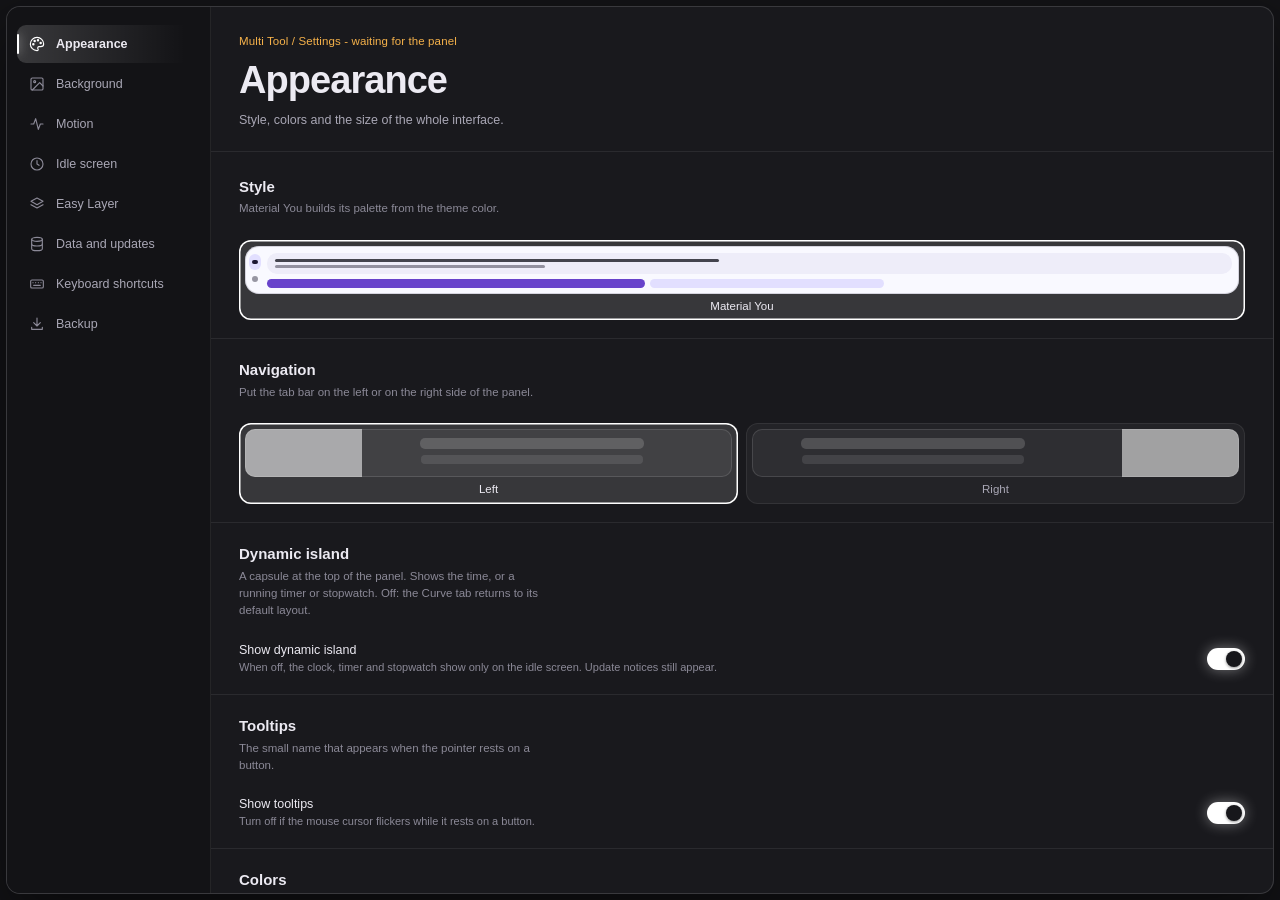
<file: html/settings.html>
<!DOCTYPE html>
<html lang="en" data-ui-theme="material">
<head>
  <meta charset="UTF-8" />
  <meta name="viewport" content="width=device-width, initial-scale=1.0" />
  <title>Multi Tool Settings</title>
  <!-- Settings survive Windows Temp cleanup: restore localStorage from a file outside Temp (js/mt-persist.js). Keep FIRST. -->
  <script src="../js/mt-persist.js?v=3"></script>
  <script src="../js/mt-settings-open.js?v=1"></script>
  <script>if (typeof globalThis === 'undefined') { window.globalThis = window; }</script>
  <link rel="stylesheet" href="../css/mt-uitheme.css?v=7">
  <link rel="stylesheet" href="../css/mt-nav.css?v=1">
  <link rel="stylesheet" href="../css/mt-anim-styles.css?v=1">
  <link rel="stylesheet" href="../css/mt-settings-window.css?v=2">
  <link rel="stylesheet" href="../css/mt-settings-pro.css?v=3">
  <link rel="stylesheet" href="../css/mt-bg-preview.css?v=1">
  <link rel="stylesheet" href="../css/mt-select.css?v=3">
  <link rel="stylesheet" href="../css/mt-colorpicker.css?v=1">
  <link rel="stylesheet" href="../css/mt-spinbox.css?v=1">
  <link rel="stylesheet" href="../css/mt-settings-dd.css?v=1">
  <link rel="stylesheet" href="../css/mt-idle-focus.css?v=3">
  <link rel="stylesheet" href="../css/mt-settings-controls.css?v=2">
  <link rel="stylesheet" href="../css/mt-final-controls.css?v=1">
  <link rel="stylesheet" href="../css/mt-settings-fit.css?v=2">
  <link rel="stylesheet" href="../css/mt-pro-settings.css?v=2">
  <link rel="stylesheet" href="../css/mt-hotkeys-settings.css?v=1">
  <link rel="stylesheet" href="../css/hover-stable.css?v=2">
  <script src="../js/ae2021-compat.js?v=10"></script>
</head>
<body>
<main class="settings-window">
  <aside class="settings-sidebar">
    <nav class="settings-navigation" aria-label="Multi Tool settings"><button class="settings-navigation-item is-active" type="button" data-settings-tab="appearance"><i><svg viewBox="0 0 24 24"><circle cx="13.5" cy="6.5" r="1"/><circle cx="17.5" cy="10.5" r="1"/><circle cx="8.5" cy="7.5" r="1"/><circle cx="6.5" cy="12.5" r="1"/><path d="M12 22a10 10 0 1 1 10-10c0 3-2.2 4-4.5 4H15a2 2 0 0 0-1.5 3.3c.6.7.4 2.7-1.5 2.7z"/></svg></i><span>Appearance</span></button><button class="settings-navigation-item" type="button" data-settings-tab="background"><i><svg viewBox="0 0 24 24"><rect x="3" y="3" width="18" height="18" rx="2"/><circle cx="8.5" cy="8.5" r="1.5"/><path d="m21 15-5-5L5 21"/></svg></i><span>Background</span></button><button class="settings-navigation-item" type="button" data-settings-tab="motion"><i><svg viewBox="0 0 24 24"><path d="M3 12h4l3-8 4 16 3-8h4"/></svg></i><span>Motion</span></button><button class="settings-navigation-item" type="button" data-settings-tab="idle"><i><svg viewBox="0 0 24 24"><circle cx="12" cy="12" r="9"/><path d="M12 7v5l3 2"/></svg></i><span>Idle screen</span></button><button class="settings-navigation-item" type="button" data-settings-tab="layers"><i><svg viewBox="0 0 24 24"><path d="m12 3 9 5-9 5-9-5 9-5z"/><path d="m3 13 9 5 9-5"/></svg></i><span>Easy Layer</span></button><button class="settings-navigation-item" type="button" data-settings-tab="data"><i><svg viewBox="0 0 24 24"><ellipse cx="12" cy="5" rx="8" ry="3"/><path d="M4 5v14c0 1.7 3.6 3 8 3s8-1.3 8-3V5"/><path d="M4 12c0 1.7 3.6 3 8 3s8-1.3 8-3"/></svg></i><span>Data and updates</span></button><button class="settings-navigation-item" type="button" data-settings-tab="hotkeys"><i><svg viewBox="0 0 24 24"><rect x="2.5" y="6" width="19" height="12" rx="2"/><path d="M6 10h.01M10 10h.01M14 10h.01M18 10h.01M7 14h10"/></svg></i><span>Keyboard shortcuts</span></button><button class="settings-navigation-item" type="button" data-settings-tab="backup"><i><svg viewBox="0 0 24 24"><path d="M12 3v12M7 10l5 5 5-5"/><path d="M4 17v3h16v-3"/></svg></i><span>Backup</span></button></nav>
  </aside>
  <section class="settings-workspace">
    <header class="settings-workspace-header">
      <span class="settings-workspace-kicker" id="winStatus">Multi Tool / Settings</span>
      <h1 id="settingsSectionTitle">Appearance</h1>
      <p id="settingsSectionDescription">Style, colors and the size of the whole interface.</p>
    </header>
    <div class="settings-body" id="settingsBody"><section class="settings-section is-active" data-settings-section="appearance" data-settings-title="Appearance" data-settings-description="Style, colors and the size of the whole interface."><div class="settings-group"><header class="settings-group-header"><div><h2>Style</h2><p>Material You builds its palette from the theme color.</p></div></header>
<div class="settings-pad"><div class="ui-theme-cards" role="radiogroup" aria-label="Interface style"><button type="button" class="ui-theme-card" role="radio" aria-checked="true" data-ui-theme-opt="material"><i class="ui-theme-swatch ui-theme-swatch--material" aria-hidden="true"><b class="mu-pv-rail"></b><b class="mu-pv-card"></b><b class="mu-pv-btn"></b></i><span>Material You</span></button></div></div></div><div class="settings-group"><header class="settings-group-header"><div><h2>Navigation</h2><p>Put the tab bar on the left or on the right side of the panel.</p></div></header>
<div class="settings-pad"><div class="ui-theme-cards" role="radiogroup" aria-label="Navigation position"><button type="button" class="ui-theme-card" role="radio" aria-checked="true" data-nav-opt="left"><i class="mt-nav-pv mt-nav-pv--left" aria-hidden="true"></i><span>Left</span></button>
          <button type="button" class="ui-theme-card" role="radio" aria-checked="false" data-nav-opt="right"><i class="mt-nav-pv mt-nav-pv--right" aria-hidden="true"></i><span>Right</span></button></div></div></div><div class="settings-group"><header class="settings-group-header"><div><h2>Dynamic island</h2><p>A capsule at the top of the panel. Shows the time, or a running timer or stopwatch. Off: the Curve tab returns to its default layout.</p></div></header><label class="settings-toggle-row" for="island-enabled"><span class="settings-row-copy"><b>Show dynamic island</b><small>When off, the clock, timer and stopwatch show only on the idle screen. Update notices still appear.</small></span><input type="checkbox" id="island-enabled" checked><i></i></label></div><div class="settings-group"><header class="settings-group-header"><div><h2>Tooltips</h2><p>The small name that appears when the pointer rests on a button.</p></div></header><label class="settings-toggle-row" for="tooltip-enabled"><span class="settings-row-copy"><b>Show tooltips</b><small>Turn off if the mouse cursor flickers while it rests on a button.</small></span><input type="checkbox" id="tooltip-enabled" checked><i></i></label></div><div class="settings-group"><header class="settings-group-header"><div><h2>Colors</h2></div></header>
<div class="settings-row"><span class="settings-row-copy"><b>Theme color</b><small>Accent for buttons, highlights and focus rings.</small></span><div class="settings-row-ctrl"><input type="color" id="theme-color" value="#ffffff" class="settings-color"><button type="button" id="theme-reset" class="wbtn wbtn-ghost">Default</button></div></div><div class="settings-row"><span class="settings-row-copy"><b>Background color</b><small>Canvas color behind every tab.</small></span><div class="settings-row-ctrl"><input type="color" id="bg-color" value="#16161a" class="settings-color"><button type="button" id="bg-reset" class="wbtn wbtn-ghost">Default</button></div></div><div class="settings-pad" id="mu-palette-field" data-mirror-hidden><div class="settings-pad-title">Palette</div><div class="mu-swatches" role="radiogroup" aria-label="Palette color"><button type="button" class="mu-swatch" role="radio" aria-checked="false" aria-label="Purple" title="Purple" data-mu-seed="#8b6cf7" style="background:#8b6cf7"></button><button type="button" class="mu-swatch" role="radio" aria-checked="false" aria-label="Blue" title="Blue" data-mu-seed="#4285f4" style="background:#4285f4"></button><button type="button" class="mu-swatch" role="radio" aria-checked="false" aria-label="Teal" title="Teal" data-mu-seed="#00897b" style="background:#00897b"></button><button type="button" class="mu-swatch" role="radio" aria-checked="false" aria-label="Green" title="Green" data-mu-seed="#43a047" style="background:#43a047"></button><button type="button" class="mu-swatch" role="radio" aria-checked="false" aria-label="Yellow" title="Yellow" data-mu-seed="#f9ab00" style="background:#f9ab00"></button><button type="button" class="mu-swatch" role="radio" aria-checked="false" aria-label="Orange" title="Orange" data-mu-seed="#f4511e" style="background:#f4511e"></button><button type="button" class="mu-swatch" role="radio" aria-checked="false" aria-label="Pink" title="Pink" data-mu-seed="#d81b60" style="background:#d81b60"></button><button type="button" class="mu-swatch" role="radio" aria-checked="false" aria-label="Red" title="Red" data-mu-seed="#d93025" style="background:#d93025"></button></div></div><div class="settings-pad" id="mu-mode-field" data-mirror-hidden><div class="settings-pad-title">Light or dark</div><div class="ui-theme-cards" role="radiogroup" aria-label="Light or dark"><button type="button" class="ui-theme-card" role="radio" aria-checked="true" data-mu-mode="light"><span>Light</span></button><button type="button" class="ui-theme-card" role="radio" aria-checked="false" data-mu-mode="dark"><span>Dark</span></button></div></div></div><div class="settings-group"><header class="settings-group-header"><div><h2>Interface scale</h2><p>Makes text, boxes and buttons bigger or smaller. The panel updates while you drag.</p></div></header>
<div id="ui-scale-field"><div class="settings-range-block"><div class="settings-opacity-head"><label for="ui-scale">Size</label><output id="ui-scale-val" data-mirror>100%</output></div><input id="ui-scale" class="settings-range" type="range" min="70" max="150" step="1" value="100"></div><div class="settings-pad settings-pad-tight"><button type="button" id="ui-scale-reset" class="wbtn wbtn-ghost">Reset to 100%</button></div></div></div><div class="settings-group"><header class="settings-group-header"><div><h2>Density</h2><p>Space between tiles, buttons and cards. Compact fits more on a small panel.</p></div></header><div class="settings-pad"><div class="ui-theme-cards" role="radiogroup" aria-label="Density"><button type="button" class="ui-theme-card" role="radio" aria-checked="false" id="mtp-density-compact"><i class="mtp-dens-pv mtp-dens-pv--compact" aria-hidden="true"><b></b><b></b><b></b><b></b><b></b><b></b></i><span>Compact</span></button><button type="button" class="ui-theme-card" role="radio" aria-checked="false" id="mtp-density-normal"><i class="mtp-dens-pv mtp-dens-pv--normal" aria-hidden="true"><b></b><b></b><b></b><b></b><b></b><b></b></i><span>Normal</span></button><button type="button" class="ui-theme-card" role="radio" aria-checked="false" id="mtp-density-roomy"><i class="mtp-dens-pv mtp-dens-pv--roomy" aria-hidden="true"><b></b><b></b><b></b><b></b><b></b><b></b></i><span>Roomy</span></button></div></div></div><div class="settings-group"><header class="settings-group-header"><div><h2>Tab layout</h2><p>Normal shows every card. Compact shows a row of icons and only the card you pick. Applies to Tools and Quick Comp Edit.</p></div></header><div class="settings-pad"><div class="ui-theme-cards" role="radiogroup" aria-label="Tab layout"><button type="button" class="ui-theme-card" role="radio" aria-checked="false" id="mtt-layout-normal"><i class="mtt-pv mtt-pv--normal" aria-hidden="true"><b></b><b></b><b></b></i><span>Normal</span></button><button type="button" class="ui-theme-card" role="radio" aria-checked="false" id="mtt-layout-compact"><i class="mtt-pv mtt-pv--compact" aria-hidden="true"><b></b><b></b><b></b><b></b><b></b></i><span>Compact</span></button></div></div></div><div class="settings-group"><header class="settings-group-header"><div><h2>Toast</h2><p>The small message that pops up after an action, like "Layer created". It shows inside the dynamic island.</p></div></header><div class="settings-row"><span class="settings-row-copy"><b>Time on screen</b></span><div class="settings-row-ctrl"><select class="settings-select" id="mtp-toast-dur"><option value="1500">Short (1.5 s)</option><option value="2400">Normal (2.4 s)</option><option value="4000">Long (4 s)</option><option value="6000">Very long (6 s)</option></select></div></div><div class="settings-pad settings-pad-tight"><button type="button" id="mtp-toast-test" class="wbtn wbtn-ghost">Show a test toast</button></div></div></section><section class="settings-section" data-settings-section="background" data-settings-title="Background" data-settings-description="The image or animated file behind the panel."><div class="settings-group"><header class="settings-group-header"><div><h2>Image</h2><p>Shown behind every tab except Curve.</p></div></header>
<div class="settings-row"><span class="settings-row-copy"><b>Background</b><small>Image, GIF, MP4 or WebM.</small></span><div class="settings-row-ctrl"><button type="button" id="bg-media-set" class="wbtn">Choose file</button><button type="button" id="bg-media-clear" class="wbtn wbtn-ghost">Remove</button></div></div><p class="settings-tip" id="bg-motion-note" data-mirror></p><label class="settings-toggle-row" for="bg-original-color"><span class="settings-row-copy"><b>Use original media colors</b><small>On keeps the colors of your image, GIF or video. Off turns the background grayscale.</small></span><input type="checkbox" id="bg-original-color" checked><i></i></label></div><div class="settings-group"><header class="settings-group-header"><div><h2>Position and opacity</h2><p>Opens the background full-screen to set opacity, zoom and position. Drag to move, scroll to zoom.</p></div></header>
<div class="settings-pad"><button type="button" id="bg-edit-open" class="wbtn" data-local>Adjust background</button></div></div></section><section class="settings-section" data-settings-section="motion" data-settings-title="Motion" data-settings-description="Animations in the panel and how tabs open."><div class="settings-group"><header class="settings-group-header"><div><h2>Animations</h2></div></header>
<label class="settings-toggle-row" for="anim-enabled"><span class="settings-row-copy"><b>Enable animations</b><small>Turns every panel animation and transition on or off. Ignores the operating system setting.</small></span><input type="checkbox" id="anim-enabled" checked><i></i></label></div><div class="settings-group"><header class="settings-group-header"><div><h2>Tab animation</h2><p>How cards enter when you switch tabs.</p></div></header>
<div id="mtx-anim" class="mtx-anim"><p class="settings-tip mtx-anim-off-note">Turn on Enable animations to change these.</p><div class="mtx-anim-body"><div class="settings-pad"><div class="mtx-anim-grid" role="radiogroup" aria-label="Tab animation style"><button type="button" class="ui-theme-card mtx-anim-card" role="radio" aria-checked="true" data-anim-style-opt="smooth"><i class="mtx-pv mtx-pv--smooth" aria-hidden="true"><b></b><b></b><b></b></i><span>Smooth</span></button>
          <button type="button" class="ui-theme-card mtx-anim-card" role="radio" aria-checked="false" data-anim-style-opt="glide"><i class="mtx-pv mtx-pv--glide" aria-hidden="true"><b></b><b></b><b></b></i><span>Glide</span></button>
          <button type="button" class="ui-theme-card mtx-anim-card" role="radio" aria-checked="false" data-anim-style-opt="pop"><i class="mtx-pv mtx-pv--pop" aria-hidden="true"><b></b><b></b><b></b></i><span>Pop</span></button>
          <button type="button" class="ui-theme-card mtx-anim-card" role="radio" aria-checked="false" data-anim-style-opt="fade"><i class="mtx-pv mtx-pv--fade" aria-hidden="true"><b></b><b></b><b></b></i><span>Fade</span></button>
          <button type="button" class="ui-theme-card mtx-anim-card" role="radio" aria-checked="false" data-anim-style-opt="cascade"><i class="mtx-pv mtx-pv--cascade" aria-hidden="true"><b></b><b></b><b></b></i><span>Cascade</span></button>
          <button type="button" class="ui-theme-card mtx-anim-card" role="radio" aria-checked="false" data-anim-style-opt="none"><i class="mtx-pv mtx-pv--none" aria-hidden="true"><b></b><b></b><b></b></i><span>None</span></button></div></div><div class="settings-range-block"><div class="settings-opacity-head"><label for="anim-speed">Speed</label><output id="anim-speed-val" data-mirror>100%</output></div><input id="anim-speed" class="settings-range" type="range" min="50" max="200" step="10" value="100"></div><div class="settings-pad"><div class="settings-pad-title">Easing</div><div class="mtx-anim-grid mtx-ease-grid" role="radiogroup" aria-label="Tab animation easing"><button type="button" class="ui-theme-card" role="radio" aria-checked="true" data-anim-ease-opt="soft"><svg class="mtx-curve" viewBox="0 -4 40 34" aria-hidden="true"><line x1="0" y1="26" x2="40" y2="26"/><line x1="0" y1="8" x2="40" y2="8"/><path d="M0 26 C8.8 8 14.4 8 40 8"/></svg><span>Soft</span></button>
          <button type="button" class="ui-theme-card" role="radio" aria-checked="false" data-anim-ease-opt="even"><svg class="mtx-curve" viewBox="0 -4 40 34" aria-hidden="true"><line x1="0" y1="26" x2="40" y2="26"/><line x1="0" y1="8" x2="40" y2="8"/><path d="M0 26 C26 26 14 8 40 8"/></svg><span>Even</span></button>
          <button type="button" class="ui-theme-card" role="radio" aria-checked="false" data-anim-ease-opt="spring"><svg class="mtx-curve" viewBox="0 -4 40 34" aria-hidden="true"><line x1="0" y1="26" x2="40" y2="26"/><line x1="0" y1="8" x2="40" y2="8"/><path d="M0 26 C13.6 -2.1 25.6 8 40 8"/></svg><span>Spring</span></button></div><p class="settings-tip">Soft eases out, Even speeds up and slows down, Spring overshoots a little.</p></div><div class="settings-pad settings-pad-tight"><button type="button" id="anim-reset" class="wbtn wbtn-ghost">Reset animation</button></div></div></div></div></section><section class="settings-section" data-settings-section="idle" data-settings-title="Idle screen" data-settings-description="What the panel shows when the mouse stops moving."><div class="settings-group"><header class="settings-group-header"><div><h2>Idle screensaver</h2><p>The interface hides and a clock appears over your background. Slide or tap the bottom bar to bring it back. You can edit notes and tasks on the idle screen.</p></div></header>
<label class="settings-toggle-row" for="idle-enabled"><span class="settings-row-copy"><b>Enable idle screensaver</b></span><input type="checkbox" id="idle-enabled"><i></i></label><div class="settings-row"><span class="settings-row-copy"><b>Timeout</b></span><div class="settings-row-ctrl"><input class="settings-input settings-input-num" type="number" id="idle-timeout" min="5" max="3600" step="1" value="60" inputmode="numeric" disabled><span class="settings-unit">seconds</span></div></div><div class="settings-row"><span class="settings-row-copy"><b>Leave idle screen by</b><small>Slide drags a handle across the bar. Tap is a single click on the bar. Slide or tap allows both. Mouse move leaves as soon as the cursor moves. Esc also works.</small></span><div class="settings-row-ctrl"><select class="settings-select" id="idle-exit"><option value="both">Slide or tap</option><option value="slide">Slide</option><option value="tap">Tap</option><option value="move">Mouse move</option></select></div></div><div class="settings-row"><span class="settings-row-copy"><b>Custom message</b></span><div class="settings-row-ctrl"><input class="settings-input settings-input-wide" type="text" id="idle-message" maxlength="140" placeholder="e.g. Rendering... grab a coffee"></div></div><div class="settings-row"><span class="settings-row-copy"><b>Clock position</b></span><div class="settings-row-ctrl"><select class="settings-select" id="idle-position"><option value="top-left">Top left</option><option value="top-right">Top right</option><option value="bottom-left">Bottom left</option><option value="bottom-right">Bottom right</option><option value="center">Center</option></select></div></div></div><div class="settings-group"><header class="settings-group-header"><div><h2>Time in After Effects</h2><p>The idle screen shows how long you have been in After Effects, live.</p></div></header>
<label class="settings-toggle-row" for="idle-show-elapsed"><span class="settings-row-copy"><b>Show time in After Effects</b></span><input type="checkbox" id="idle-show-elapsed" checked><i></i></label></div><div class="settings-group"><header class="settings-group-header"><div><h2>Idle screen cards</h2><p>Pick which cards appear on the idle screen. A hidden card keeps its data.</p></div></header><label class="settings-toggle-row" for="idle-show-sw"><span class="settings-row-copy"><b>Show stopwatch</b></span><input type="checkbox" id="idle-show-sw" checked><i></i></label><label class="settings-toggle-row" for="idle-show-al"><span class="settings-row-copy"><b>Show alarms</b></span><input type="checkbox" id="idle-show-al" checked><i></i></label><label class="settings-toggle-row" for="idle-show-tabs"><span class="settings-row-copy"><b>Show notes and to-do</b></span><input type="checkbox" id="idle-show-tabs" checked><i></i></label></div><div class="settings-group"><header class="settings-group-header"><div><h2>Timer</h2><p>Set a target, such as 1 hour for a transition. A sound plays when time is up. The timer runs while the panel is open and shows on the idle screen.</p></div></header>
<div class="settings-row"><span class="settings-row-copy"><b>Duration</b></span><div class="settings-row-ctrl"><input class="settings-input settings-input-num" type="number" id="idle-timer-h" min="0" max="23" step="1" value="1" inputmode="numeric"><span class="settings-unit">h</span><input class="settings-input settings-input-num" type="number" id="idle-timer-m" min="0" max="59" step="1" value="0" inputmode="numeric"><span class="settings-unit">min</span></div></div>
<div class="settings-row"><span class="settings-row-copy"><b>Time left</b><small class="settings-timer-readout" id="idle-timer-readout" data-mirror>01:00:00</small></span><div class="settings-row-ctrl"><button type="button" id="idle-timer-start" class="wbtn wbtn-primary" data-mirror>Start</button><button type="button" id="idle-timer-reset" class="wbtn wbtn-ghost">Reset</button></div></div>
<label class="settings-toggle-row" for="idle-timer-sound"><span class="settings-row-copy"><b>Play a sound when time is up</b></span><input type="checkbox" id="idle-timer-sound" checked><i></i></label>
<div class="settings-row"><span class="settings-row-copy"><b>Sound</b><small>Chime is the built-in sound. Custom plays your own audio file (mp3, wav, ogg, m4a).</small></span><div class="settings-row-ctrl"><select class="settings-select" id="idle-timer-voice"><option value="chime">Chime (built-in)</option><option value="custom">Custom sound file</option></select></div></div>
<div class="settings-range-block"><div class="settings-opacity-head"><label for="idle-timer-volume">Volume</label><output id="idle-timer-volume-val" data-mirror>80%</output></div><input id="idle-timer-volume" class="settings-range" type="range" min="0" max="100" step="1" value="80"></div>
<div class="settings-pad"><button type="button" id="idle-timer-test" class="wbtn">Test sound</button><button type="button" id="idle-timer-sound-set" class="wbtn">Choose file</button><button type="button" id="idle-timer-sound-clear" class="wbtn wbtn-ghost">Remove</button></div><p class="settings-tip" id="idle-timer-sound-note" data-mirror></p></div><div class="settings-group"><header class="settings-group-header"><div><h2>Notes</h2><p>Your first note on the idle screen. Add more notes there with the + button.</p></div></header>
<div class="settings-pad"><textarea class="settings-input settings-textarea" id="idle-notes" rows="4" maxlength="400" placeholder="Write a note for yourself"></textarea></div></div><div class="settings-group"><header class="settings-group-header"><div><h2>Daily list</h2><p>Up to 8 tasks. Tick, edit, add and remove them on the idle screen. Ticks clear each new day; tasks stay. Tasks not ticked move to Unfinished history.</p></div></header>
<div class="settings-row settings-todo-row"><input type="checkbox" id="idle-todo-done-1" class="settings-check" aria-label="Task 1 done"><input class="settings-input settings-input-fill" type="text" id="idle-todo-1" maxlength="80" placeholder="Task 1"></div><div class="settings-row settings-todo-row"><input type="checkbox" id="idle-todo-done-2" class="settings-check" aria-label="Task 2 done"><input class="settings-input settings-input-fill" type="text" id="idle-todo-2" maxlength="80" placeholder="Task 2"></div><div class="settings-row settings-todo-row"><input type="checkbox" id="idle-todo-done-3" class="settings-check" aria-label="Task 3 done"><input class="settings-input settings-input-fill" type="text" id="idle-todo-3" maxlength="80" placeholder="Task 3"></div><div class="settings-row settings-todo-row"><input type="checkbox" id="idle-todo-done-4" class="settings-check" aria-label="Task 4 done"><input class="settings-input settings-input-fill" type="text" id="idle-todo-4" maxlength="80" placeholder="Task 4"></div><div class="settings-row settings-todo-row"><input type="checkbox" id="idle-todo-done-5" class="settings-check" aria-label="Task 5 done"><input class="settings-input settings-input-fill" type="text" id="idle-todo-5" maxlength="80" placeholder="Task 5"></div><div class="settings-row settings-todo-row"><input type="checkbox" id="idle-todo-done-6" class="settings-check" aria-label="Task 6 done"><input class="settings-input settings-input-fill" type="text" id="idle-todo-6" maxlength="80" placeholder="Task 6"></div><div class="settings-row settings-todo-row"><input type="checkbox" id="idle-todo-done-7" class="settings-check" aria-label="Task 7 done"><input class="settings-input settings-input-fill" type="text" id="idle-todo-7" maxlength="80" placeholder="Task 7"></div><div class="settings-row settings-todo-row"><input type="checkbox" id="idle-todo-done-8" class="settings-check" aria-label="Task 8 done"><input class="settings-input settings-input-fill" type="text" id="idle-todo-8" maxlength="80" placeholder="Task 8"></div><div class="settings-row"><span class="settings-row-copy"><b>Unfinished history</b><small id="idle-missed-summary" data-mirror>Nothing unfinished.</small></span><div class="settings-row-ctrl"><button type="button" id="idle-missed-clear" class="wbtn wbtn-ghost">Clear history</button></div></div></div></section><section class="settings-section" data-settings-section="layers" data-settings-title="Easy Layer" data-settings-description="Label colors given to layers made by Easy Layer tools and Auto Mask."><div class="settings-group"><header class="settings-group-header"><div><h2>Label colors</h2><p>Pick an After Effects label color for each tool. It applies when the tool creates a layer. The last row, Auto Mask, colors the layer that gets the mask.</p></div></header>
<div class="label-assign-list" id="label-assign-list"><p class="settings-tip">Waiting for the panel...</p></div></div></section><section class="settings-section" data-settings-section="data" data-settings-title="Data and updates" data-settings-description="Backups, saved images, updates and reset."><div class="settings-group"><header class="settings-group-header"><div><h2>Saved images</h2></div></header>
<div class="settings-row"><span class="settings-row-copy"><b>Tool images</b><small>Removes the pictures set on tool tiles.</small></span><div class="settings-row-ctrl"><button type="button" id="reset-tool-images" class="wbtn wbtn-ghost">Clear all tool images</button></div></div></div><div class="settings-group"><header class="settings-group-header"><div><h2>Expression backups</h2><p>Expression snippets save automatically to a JSON file in your Documents folder, so they survive reinstalling or updating.</p></div></header>
<div class="settings-row"><span class="settings-row-copy"><b>Backup file</b></span><div class="settings-row-ctrl"><button type="button" id="expr-backup-export" class="wbtn">Backup expressions</button><button type="button" id="expr-backup-import" class="wbtn wbtn-ghost">Import expressions</button></div></div></div><div class="settings-group"><header class="settings-group-header"><div><h2>Settings profile</h2><p>Saves every Multi Tool and NeuCurve setting into one file. Import it on another computer or after a clean install. Background images and GIFs are not included.</p></div></header><div class="settings-row"><span class="settings-row-copy"><b>Profile file</b></span><div class="settings-row-ctrl"><button type="button" id="mtp-profile-export" class="wbtn">Export profile</button><button type="button" id="mtp-profile-import" class="wbtn wbtn-ghost">Import profile</button></div></div><p class="settings-tip" id="mtp-profile-note" data-mirror></p></div><div class="settings-group"><header class="settings-group-header"><div><h2>Updates</h2></div></header>
<div id="mt-update-field"><p class="settings-tip" id="mt-update-status" data-mirror></p><div class="settings-pad settings-pad-tight"><button type="button" id="mt-update-install" class="wbtn" data-mirror data-mirror-hidden hidden>Update now</button><button type="button" id="mt-update-check" class="wbtn wbtn-ghost" data-mirror>Check for update</button></div></div></div><div class="settings-group"><header class="settings-group-header"><div><h2>Reset</h2><p>Puts every setting back to its default. Tab order resets after you reload the panel.</p></div></header>
<div class="settings-pad"><button type="button" class="wbtn wbtn-danger" id="win-reset-ask">Reset everything</button><button type="button" class="wbtn wbtn-danger is-armed" id="settings-reset" hidden>Click again to reset</button></div></div></section><section class="settings-section" data-settings-section="hotkeys" data-settings-title="Keyboard shortcuts" data-settings-description="Give any tool a key, or open the command palette and search for it."><div class="settings-group"><header class="settings-group-header"><div><h2>Shortcuts</h2><p>Keys work while the Multi Tool panel has keyboard focus. Use Ctrl or Alt with another key, or an F key.</p></div></header>
<label class="settings-toggle-row"><span class="settings-row-copy"><b>Enable keyboard shortcuts</b><small>Turns every shortcut and the palette key off without deleting them.</small></span><input type="checkbox" data-hk="on" checked><i></i></label>
<div class="settings-row"><span class="settings-row-copy"><b>Command palette</b><small>Search every tool and tab, then press Enter to run it.</small></span><div class="settings-row-ctrl"><button type="button" class="wbtn hk-key" data-hk="palette">Ctrl+K</button><button type="button" class="wbtn wbtn-ghost" data-hk="palette-reset">Reset</button></div></div>
<p class="settings-tip" data-hk="status"></p></div>
<div class="settings-group"><header class="settings-group-header"><div><h2>Assign keys</h2><p>Click Set on a row, then press the keys. Delete clears the key, Esc cancels.</p></div></header>
<div class="settings-pad"><input type="text" class="settings-input hk-search" data-hk="search" placeholder="Search commands" autocomplete="off" spellcheck="false"></div>
<div class="hk-list" data-hk="list"></div>
<div class="settings-pad"><button type="button" class="wbtn wbtn-danger" data-hk="clear-all">Clear all shortcuts</button></div></div></section><section class="settings-section" data-settings-section="backup" data-settings-title="Backup and restore" data-settings-description="Save your settings to a file, pick what to include, and restore an automatic snapshot."><div id="winbk-root"><p class="settings-tip">Loading...</p></div></section></div>
  </section>
</main>
<script src="../js/mt-select.js?v=5"></script>
<script src="../js/mt-colorpicker.js?v=1"></script>
<script src="../js/mt-spinbox.js?v=1"></script>
<script src="../js/mt-settings-bus.js?v=5"></script>
<script src="../js/mt-backup.js?v=3"></script>
<script src="../js/mt-settings-window.js?v=6"></script>
<script src="../js/mt-bg-preview.js?v=2"></script>
<script src="../js/mt-settings-polish.js?v=5"></script>
<script src="../js/mt-hotkeys-settings.js?v=2"></script>
</body>
</html>
</file>
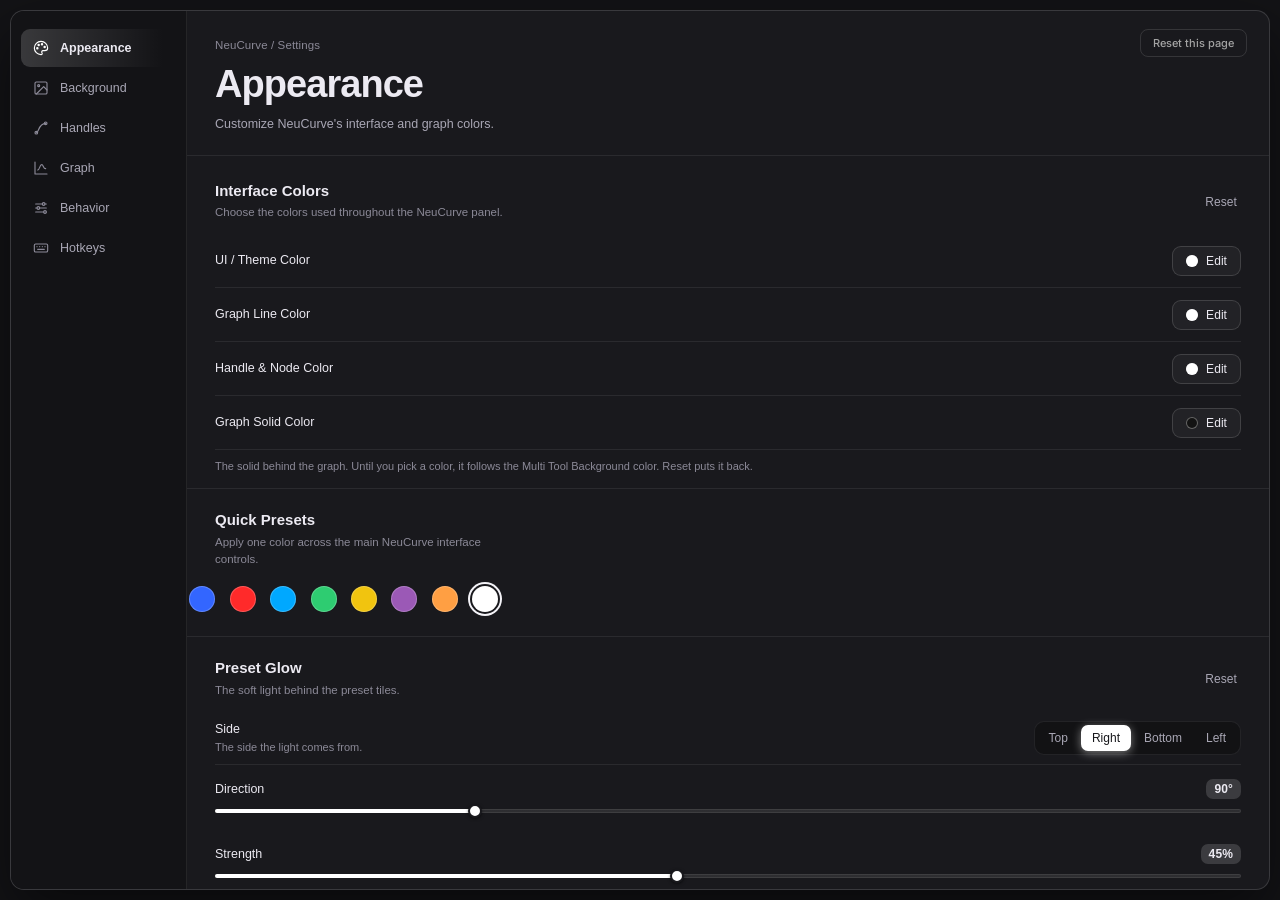
<file: neucurve/settings.html>
<!DOCTYPE html>
<html lang="en">
<head>
  <meta charset="UTF-8" />
  <meta name="viewport" content="width=device-width, initial-scale=1.0" />
  <title>NeuCurve Settings</title>
  <!-- Settings survive Windows Temp cleanup: restore localStorage from a file outside Temp (js/mt-persist.js). Keep FIRST. -->
  <script src="../js/mt-persist.js?v=3"></script>
  <script src="../js/mt-settings-open.js?v=1"></script>
  <script>if (typeof globalThis === 'undefined') { window.globalThis = window; }</script>
  <!-- Inter from Google Fonts: loaded WITHOUT blocking the first paint (a render-blocking stylesheet kept the window blank
       until the request finished / timed out when offline). Falls back to Segoe UI until it arrives. -->
  <link rel="stylesheet" href="https://fonts.googleapis.com/css2?family=Inter:wght@400;500;600&display=swap" media="print" onload="this.media='all'">
  <link rel="stylesheet" href="./nc-settings.css?v=4">
  <link rel="stylesheet" href="./nc-settings-extra.css?v=3">
  <link rel="stylesheet" href="./nc-bg.css?v=14">
  <link rel="stylesheet" href="../css/mt-settings-pro.css?v=3">
  <link rel="stylesheet" href="./nc-settings-pro.css?v=2">
  <link rel="stylesheet" href="./nc-settings-fit.css?v=2">
  <link rel="stylesheet" href="../css/mt-colorpicker.css?v=1">
  <link rel="stylesheet" href="./nc-settings-dd.css?v=2">
  <link rel="stylesheet" href="../css/mt-settings-controls.css?v=2">
  <link rel="stylesheet" href="./nc-settings-controls.css?v=1">
  <link rel="stylesheet" href="../css/mt-final-controls.css?v=1">
  <link rel="stylesheet" href="./nc-pro-settings.css?v=2">
  <script src="../js/ae2021-compat.js?v=10"></script>
  <script src="./CSInterface.js"></script>
</head>
<body>
<div id="app">
<main class="settings-window">
  <aside class="settings-sidebar">
    <nav class="settings-navigation" aria-label="NeuCurve settings">
      <button class="settings-navigation-item is-active" type="button" data-settings-tab="appearance">
        <i><svg viewBox="0 0 24 24"><circle cx="13.5" cy="6.5" r="1"/><circle cx="17.5" cy="10.5" r="1"/><circle cx="8.5" cy="7.5" r="1"/><circle cx="6.5" cy="12.5" r="1"/><path d="M12 22a10 10 0 1 1 10-10c0 3-2.2 4-4.5 4H15a2 2 0 0 0-1.5 3.3c.6.7.4 2.7-1.5 2.7z"/></svg></i>
        <span>Appearance</span>
      </button>
      <button class="settings-navigation-item" type="button" data-settings-tab="background">
        <i><svg viewBox="0 0 24 24"><rect x="3" y="3" width="18" height="18" rx="2"/><circle cx="8.5" cy="8.5" r="1.5"/><path d="m21 15-5-5L5 21"/></svg></i>
        <span>Background</span>
      </button>
      <button class="settings-navigation-item" type="button" data-settings-tab="handles">
        <i><svg viewBox="0 0 24 24"><path d="M5 19c4 0 3-14 14-14"/><circle cx="5" cy="19" r="2"/><circle cx="19" cy="5" r="2"/></svg></i>
        <span>Handles</span>
      </button>
      <button class="settings-navigation-item" type="button" data-settings-tab="graph">
        <i><svg viewBox="0 0 24 24"><path d="M3 3v18h18"/><path d="M7 15c3 0 3-8 6-8s2 6 6 6"/></svg></i>
        <span>Graph</span>
      </button>
      <button class="settings-navigation-item" type="button" data-settings-tab="behavior">
        <i><svg viewBox="0 0 24 24"><path d="M4 6h10M18 6h2M4 12h2M10 12h10M4 18h12M20 18h0"/><circle cx="16" cy="6" r="2"/><circle cx="8" cy="12" r="2"/><circle cx="18" cy="18" r="2"/></svg></i>
        <span>Behavior</span>
      </button>
      <button class="settings-navigation-item" type="button" data-settings-tab="hotkeys">
        <i><svg viewBox="0 0 24 24"><rect x="2" y="6" width="20" height="12" rx="2"/><path d="M6 10h.01M10 10h.01M14 10h.01M18 10h.01M7 14h10"/></svg></i>
        <span>Hotkeys</span>
      </button>
    </nav>
  </aside>

  <section class="settings-workspace">
    <header class="settings-workspace-header">
      <span class="settings-workspace-kicker">NeuCurve / Settings</span>
      <h1 id="settingsSectionTitle">Appearance</h1>
      <p id="settingsSectionDescription">Customize NeuCurve's interface and graph colors.</p>
      <button type="button" id="ncpSectionReset" class="ncp-section-reset" title="Put every setting on this page back to its default">Reset this page</button>
    </header>

    <div class="settings-body">

      <!-- APPEARANCE -->
      <section class="settings-section is-active" data-settings-section="appearance" data-settings-title="Appearance" data-settings-description="Customize NeuCurve's interface and graph colors.">
        <div class="settings-group">
          <header class="settings-group-header settings-group-header-with-action">
            <div><h2>Interface Colors</h2><p>Choose the colors used throughout the NeuCurve panel.</p></div>
            <button type="button" id="ncpColorsReset">Reset</button>
          </header>
          <div class="settings-row" data-setting-row="uiColor"><span>UI / Theme Color</span><button type="button" data-color-edit="uiColor">Edit</button></div>
          <div class="settings-row" data-setting-row="graphLineColor"><span>Graph Line Color</span><button type="button" data-color-edit="graphLineColor">Edit</button></div>
          <div class="settings-row" data-setting-row="handleColor"><span>Handle &amp; Node Color</span><button type="button" data-color-edit="handleColor">Edit</button></div>
          <div class="settings-row" data-setting-row="graphSolid"><span>Graph Solid Color</span><button type="button" data-color-edit="graphSolid">Edit</button></div>
          <p class="settings-tip">The solid behind the graph. Until you pick a color, it follows the Multi Tool Background color. Reset puts it back.</p>
        </div>

        <div class="settings-group">
          <header class="settings-group-header">
            <h2>Quick Presets</h2>
            <p>Apply one color across the main NeuCurve interface controls.</p>
          </header>
          <div class="settings-swatches" id="settingsSwatches"></div>
        </div>

        <div class="settings-group">
          <header class="settings-group-header settings-group-header-with-action">
            <div><h2>Preset Glow</h2><p>The soft light behind the preset tiles.</p></div>
            <button type="button" id="settingsResetGlow">Reset</button>
          </header>
          <div class="settings-language-row">
            <span class="settings-language-copy"><b>Side</b><small>The side the light comes from.</small></span>
            <div class="nc-seg" id="settingsGlowSide">
              <button type="button" data-v="0">Top</button><button type="button" data-v="90">Right</button><button type="button" data-v="180">Bottom</button><button type="button" data-v="270">Left</button>
            </div>
          </div>
          <div class="settings-opacity-head"><span>Direction</span><b id="settingsGlowDirValue">90&deg;</b></div>
          <input id="settingsGlowDir" class="settings-range" type="range" min="0" max="360" step="1" />
          <div class="settings-opacity-head"><span>Strength</span><b id="settingsGlowIntValue">45%</b></div>
          <input id="settingsGlowInt" class="settings-range" type="range" min="0" max="100" step="1" />
          <div class="settings-opacity-head"><span>Reach</span><b id="settingsGlowSizeValue">55%</b></div>
          <input id="settingsGlowSize" class="settings-range" type="range" min="20" max="100" step="1" />
          <div class="settings-row" data-setting-row="wgColor"><span>Glow Color</span><button type="button" data-color-edit="wgColor">Edit</button></div>
          <p class="settings-tip">Strength 0% turns the glow off.</p>
        </div>
      </section>

      <!-- BACKGROUND -->
      <section class="settings-section" data-settings-section="background" data-settings-title="Background" data-settings-description="Configure the extension gradient and graph media.">
        <div class="settings-group">
          <header class="settings-group-header settings-group-header-with-action">
            <div><h2>Extension Background Gradient</h2><p>Blend two colors across the Curve tab.</p></div>
            <button type="button" id="settingsResetGradient">Reset</button>
          </header>
          <label class="settings-toggle-row">
            <span>Enable Gradient</span>
            <input type="checkbox" id="settingsGradOn" />
            <i></i>
          </label>
          <div class="settings-row settings-background-color-row" data-setting-row="gradC1"><span>Background Color 1</span><button type="button" data-color-edit="gradC1" data-background-color-edit>Edit</button></div>
          <div class="settings-row settings-background-color-row" data-setting-row="gradC2"><span>Background Color 2</span><button type="button" data-color-edit="gradC2" data-background-color-edit>Edit</button></div>
          <div class="settings-background-gradient-preview" id="settingsGradientPreview" aria-hidden="true"></div>
          <div class="settings-opacity-head"><span>Gradient Direction</span><b id="settingsGradDirValue">160&deg;</b></div>
          <input id="settingsGradDir" class="settings-range" type="range" min="0" max="360" step="1" />
          <div class="settings-opacity-head"><span>Color Intensity</span><b id="settingsGradIntValue">100%</b></div>
          <input id="settingsGradInt" class="settings-range" type="range" min="0" max="100" step="1" />
          <div class="settings-language-row">
            <span class="settings-language-copy"><b>Area</b><small>Where the gradient is painted.</small></span>
            <div class="nc-seg" id="settingsGradArea"><button type="button" data-v="panel">Whole panel</button><button type="button" data-v="graph">Graph only</button></div>
          </div>
        </div>

        <div class="settings-group">
          <header class="settings-group-header settings-group-header-with-action ncp-hdr-2">
            <div><h2>Graph Background Media</h2><p>Use an image or GIF behind the graph.</p></div>
            <button type="button" id="settingsClearBackground">Clear</button>
            <button type="button" id="ncpMediaReset">Reset</button>
          </header>
          <label class="settings-toggle-row"><span>Use Original Media Colors</span><input type="checkbox" id="settingsBgOriginal" /><i></i></label>
          <button class="settings-dropzone" id="settingsDropzone" type="button">
            <span class="settings-drop-preview" id="settingsDropPreview"></span>
            <span class="settings-drop-empty" id="settingsDropEmpty">
              <svg class="nc-svg-icon" viewBox="0 0 24 24"><rect x="3" y="3" width="18" height="18" rx="2"/><circle cx="8.5" cy="8.5" r="1.5"/><path d="m21 15-5-5L5 21"/></svg>
              <b>Drop media here<br />or Browse</b>
            </span>
          </button>
          <input id="settingsFileInput" type="file" accept=".png,.jpg,.jpeg,.gif,image/png,image/jpeg,image/gif" />
          <div class="settings-opacity-head"><span>Opacity</span><b id="settingsOpacityValue">100%</b></div>
          <input id="settingsOpacity" class="settings-range" type="range" min="0" max="100" step="1" />
          <div class="nc-actions"><button type="button" id="nc-bg-edit-open" class="nc-btn">Adjust Background</button></div>
          <p class="settings-tip">Use Adjust Background to set position and zoom. Low-resolution images and GIFs run best.</p>
        </div>
      </section>

      <!-- HANDLES -->
      <section class="settings-section" data-settings-section="handles" data-settings-title="Handles" data-settings-description="Choose the graph handle shape, image, and size.">
        <div class="settings-group">
          <header class="settings-group-header settings-group-header-with-action ncp-hdr-2">
            <div><h2>Handle Style</h2><p>Select a preset shape or upload a custom PNG or GIF.</p></div>
            <button type="button" id="settingsClearHandleImage">Clear Custom</button>
            <button type="button" id="ncpHandleReset">Reset</button>
          </header>
          <div class="settings-handle-presets" id="settingsHandlePresets">
            <button type="button" data-handle-style="heart" aria-label="Heart handle"><i class="settings-handle-shape is-heart"></i><b>Heart</b></button>
            <button type="button" data-handle-style="circle" aria-label="Circle handle"><i class="settings-handle-shape is-circle"></i><b>Circle</b></button>
            <button type="button" data-handle-style="square" aria-label="Square handle"><i class="settings-handle-shape is-square"></i><b>Square</b></button>
            <button type="button" data-handle-style="diamond" aria-label="Diamond handle"><i class="settings-handle-shape is-diamond"></i><b>Diamond</b></button>
            <button type="button" data-handle-style="star" aria-label="Star handle"><i class="settings-handle-shape is-star"></i><b>Star</b></button>
          </div>
          <button class="settings-handle-dropzone" id="settingsHandleDropzone" type="button">
            <span class="settings-handle-upload-preview" id="settingsHandlePreview"></span>
            <span class="settings-handle-upload-empty" id="settingsHandleEmpty">
              <svg class="nc-svg-icon" viewBox="0 0 24 24"><rect x="3" y="3" width="18" height="18" rx="2"/><circle cx="8.5" cy="8.5" r="1.5"/><path d="m21 15-5-5L5 21"/></svg>
              <b>Upload a PNG or animated GIF handle</b>
            </span>
          </button>
          <input id="settingsHandleFileInput" type="file" accept=".png,.gif,image/png,image/gif" />
          <div class="settings-opacity-head"><span>Handle Size</span><b id="settingsHandleSizeValue">4.5</b></div>
          <input id="settingsHandleSize" class="settings-range" type="range" min="2" max="9" step="0.5" />
          <div class="settings-opacity-head"><span>Handle Line Thickness</span><b id="settingsHandleLineThicknessValue">1.2px</b></div>
          <input id="settingsHandleLineThickness" class="settings-range" type="range" min="0.5" max="6" step="0.1" />
          <p class="settings-tip">Animated GIFs play on the handles. Small images (about 64&times;64 px) run best.</p>
        </div>
        <div class="settings-group">
          <header class="settings-group-header settings-group-header-with-action">
            <div><h2>Handle Effects</h2><p>Glow, hover and guide lines for the Bezier handles.</p></div>
            <button type="button" id="ncpHandleFxReset">Reset</button>
          </header>
          <div class="settings-opacity-head"><span>Handle Glow</span><b id="ncpHGlowValue"></b></div>
          <input id="ncpHGlow" class="settings-range" type="range" min="0" max="20" step="1" />
          <div class="settings-row" data-setting-row="hGlowColor"><span>Glow Color</span><button type="button" data-color-edit="hGlowColor">Edit</button></div>
          <p class="settings-tip">Until you pick a color, the glow follows the handle color. Reset puts it back.</p>
          <label class="settings-toggle-row"><span>Grow on Hover<small>The handle gets a little bigger when the pointer is on it.</small></span><input type="checkbox" id="ncpHHover" /><i></i></label>
          <label class="settings-toggle-row"><span>Show Guide Lines<small>The lines that connect each handle to its keyframe.</small></span><input type="checkbox" id="ncpHGuides" /><i></i></label>
          <div class="settings-language-row"><span class="settings-language-copy"><b>Guide Line Style</b><small></small></span><div class="nc-seg" id="ncpHGuideStyle"><button type="button" data-v="solid">Solid</button><button type="button" data-v="dashed">Dashed</button></div></div>
          <div class="settings-opacity-head"><span>Guide Line Opacity</span><b id="ncpHGuideOpValue"></b></div>
          <input id="ncpHGuideOp" class="settings-range" type="range" min="10" max="100" step="1" />
          <label class="settings-toggle-row"><span>Show Value Labels<small>The numbers that appear next to a handle while you drag it.</small></span><input type="checkbox" id="ncpHLabels" /><i></i></label>
        </div>
      </section>

      <!-- GRAPH -->
      <section class="settings-section" data-settings-section="graph" data-settings-title="Graph" data-settings-description="Grid and curve line of the main graph.">
        <div class="settings-group">
          <header class="settings-group-header settings-group-header-with-action">
            <div><h2>Grid</h2><p>The lines behind the curve. Columns and rows set how many squares the graph has.</p></div>
            <button type="button" id="ncpGridReset">Reset</button>
          </header>
          <label class="settings-toggle-row"><span>Show Grid<small>Turn off to hide the grid lines and their numbers.</small></span><input type="checkbox" id="ncpGridShow" /><i></i></label>
          <label class="settings-toggle-row"><span>Show Numbers<small>The small values at the left and bottom edge of the graph.</small></span><input type="checkbox" id="ncpGridLabels" /><i></i></label>
          <div class="settings-opacity-head"><span>Columns</span><b id="ncpGridXValue"></b></div>
          <input id="ncpGridX" class="settings-range" type="range" min="2" max="16" step="1" />
          <div class="settings-opacity-head"><span>Rows</span><b id="ncpGridYValue"></b></div>
          <input id="ncpGridY" class="settings-range" type="range" min="2" max="16" step="1" />
          <div class="settings-language-row"><span class="settings-language-copy"><b>Line Style</b><small>Solid, dashed or dotted grid lines.</small></span><div class="nc-seg" id="ncpGridStyle"><button type="button" data-v="solid">Solid</button><button type="button" data-v="dashed">Dashed</button><button type="button" data-v="dotted">Dotted</button></div></div>
          <div class="settings-opacity-head"><span>Opacity</span><b id="ncpGridOpValue"></b></div>
          <input id="ncpGridOp" class="settings-range" type="range" min="10" max="100" step="1" />
          <div class="settings-opacity-head"><span>Thickness</span><b id="ncpGridWValue"></b></div>
          <input id="ncpGridW" class="settings-range" type="range" min="0.5" max="3" step="0.1" />
          <div class="settings-row" data-setting-row="gridColor"><span>Grid Color</span><button type="button" data-color-edit="gridColor">Edit</button></div>
        </div>
        <div class="settings-group">
          <header class="settings-group-header settings-group-header-with-action">
            <div><h2>Curve Line</h2><p>Thickness, style and glow of the curve itself. The color is set in Appearance.</p></div>
            <button type="button" id="ncpLineReset">Reset</button>
          </header>
          <div class="settings-opacity-head"><span>Thickness</span><b id="ncpLineWValue"></b></div>
          <input id="ncpLineW" class="settings-range" type="range" min="1" max="6" step="0.5" />
          <div class="settings-language-row"><span class="settings-language-copy"><b>Line Style</b><small>Solid, dashed or dotted curve.</small></span><div class="nc-seg" id="ncpLineStyle"><button type="button" data-v="solid">Solid</button><button type="button" data-v="dashed">Dashed</button><button type="button" data-v="dotted">Dotted</button></div></div>
          <div class="settings-opacity-head"><span>Glow</span><b id="ncpLineGlowValue"></b></div>
          <input id="ncpLineGlow" class="settings-range" type="range" min="0" max="20" step="1" />
          <div class="settings-row" data-setting-row="lineGlowColor"><span>Glow Color</span><button type="button" data-color-edit="lineGlowColor">Edit</button></div>
          <p class="settings-tip">Until you pick a color, the glow follows the curve color. Reset puts it back.</p>
        </div>
      </section>

      <!-- BEHAVIOR -->
      <section class="settings-section" data-settings-section="behavior" data-settings-title="Behavior" data-settings-description="Control how NeuCurve responds while you work.">
        <div class="settings-group">
          <header class="settings-group-header settings-group-header-with-action">
            <div><h2>Panel Behavior</h2><p>Adjust layout, automatic actions and graph limits.</p></div>
            <button type="button" id="ncpBehaviorReset">Reset</button>
          </header>
          <div class="settings-language-row">
            <span class="settings-language-copy"><b>Layout Mode</b><small>Auto follows the panel width.</small></span>
            <select id="settingsLayoutMode" aria-label="Layout Mode">
              <option value="auto">Auto</option>
              <option value="portrait">Portrait</option>
              <option value="landscape">Landscape</option>
            </select>
          </div>
          <label class="settings-toggle-row"><span>Auto Apply</span><input type="checkbox" id="settingsAutoApply" /><i></i></label>
          <label class="settings-toggle-row"><span>Allow Overshoot</span><input type="checkbox" id="settingsOvershoot" /><i></i></label>
          <label class="settings-toggle-row"><span>Live Preview Ball<small>Ball runs along the curve inside the graph, always looping.</small></span><input type="checkbox" id="settingsLiveBall" /><i></i></label>
        </div>

        <div class="settings-group">
          <header class="settings-group-header settings-group-header-with-action">
            <div><h2>Curve Tab View</h2><p>Show only the graph or only the presets. Turning one on turns the other off.</p></div>
            <button type="button" id="ncpViewReset">Reset</button>
          </header>
          <label class="settings-toggle-row"><span>Hide Preset Graphs<small>Only the graph and its settings stay.</small></span><input type="checkbox" id="settingsHidePresets" /><i></i></label>
          <label class="settings-toggle-row"><span>Hide Graph Settings<small>Only the preset graphs stay.</small></span><input type="checkbox" id="settingsHideGraph" /><i></i></label>
        </div>

        <div class="settings-group">
          <header class="settings-group-header settings-group-header-with-action">
            <div><h2>Preset Cards</h2><p>How the preset graphs are laid out in the Curve tab.</p></div>
            <button type="button" id="ncpCardsReset">Reset</button>
          </header>
          <div class="ncp-card-styles" id="ncpCardStyle" role="radiogroup" aria-label="Card Style">
            <button type="button" data-v="grid" role="radio"><i class="ncp-cs ncp-cs-grid"><u></u><u></u><u></u><u></u><u></u><u></u></i><b>Grid</b><small>Square tiles</small></button>
            <button type="button" data-v="list" role="radio"><i class="ncp-cs ncp-cs-list"><u></u><u></u><u></u></i><b>List</b><small>One per row</small></button>
            <button type="button" data-v="compact" role="radio"><i class="ncp-cs ncp-cs-compact"><u></u><u></u><u></u><u></u><u></u><u></u><u></u><u></u><u></u></i><b>Compact</b><small>Tiny, no names</small></button>
          </div>
          <div class="settings-language-row"><span class="settings-language-copy"><b>Card Corners</b><small>Shape of every preset tile.</small></span><div class="nc-seg" id="ncpCardShape"><button type="button" data-v="square">Square</button><button type="button" data-v="soft">Soft</button><button type="button" data-v="round">Round</button></div></div>
          <label class="settings-toggle-row"><span>Show Preset Names<small>Turn off to show only the graph tiles. Compact never shows names.</small></span><input type="checkbox" id="settingsShowPresetNames" /><i></i></label>
        </div>

        <div class="settings-group">
          <header class="settings-group-header settings-group-header-with-action">
            <div><h2>Falling Effect</h2><p>Ambient animation floating over the Curve tab.</p></div>
            <button type="button" id="settingsResetEffect">Reset</button>
          </header>
          <div class="settings-language-row settings-background-effect-row">
            <span class="settings-language-copy"><b>Background Effect</b><small>Choose the ambient animation shown in the Curve tab.</small></span>
            <select id="settingsBackgroundEffect" aria-label="Background Effect">
              <option value="particles">Particles</option>
              <option value="circles">Circles</option>
              <option value="snow">Snow</option>
              <option value="rain">Rain</option>
              <option value="off">Off</option>
            </select>
          </div>
          <div class="settings-row" data-setting-row="pColor"><span>Effect Color</span><button type="button" data-color-edit="pColor">Edit</button></div>
          <div class="settings-opacity-head"><span>Effect Opacity</span><b id="settingsEffectAlphaValue">100%</b></div>
          <input id="settingsEffectAlpha" class="settings-range" type="range" min="0" max="100" step="1" />
        </div>
      </section>

      <!-- HOTKEYS -->
      <section class="settings-section" data-settings-section="hotkeys" data-settings-title="Hotkeys" data-settings-description="Keys that press NeuCurve buttons while the panel has focus.">
        <div class="settings-group">
          <header class="settings-group-header settings-group-header-with-action">
            <div><h2>Keyboard Shortcuts</h2><p>Click a button, then press the keys you want. Hotkeys work when the NeuCurve panel is focused and you are not typing in a field.</p></div>
            <button type="button" id="ncpHkReset">Clear All</button>
          </header>
          <label class="settings-toggle-row"><span>Enable Hotkeys<small>Turn all shortcuts off without losing them.</small></span><input type="checkbox" id="ncpHkOn" /><i></i></label>
          <div id="ncpHkList"></div>
          <p class="settings-tip" id="ncpHkNote"></p>
        </div>
      </section>

    </div>
  </section>
</main>
</div>
<script src="../js/mt-colorpicker.js?v=1"></script>
<script src="./nc-bg.js?v=18"></script>
<script src="./nc-settings.js?v=19"></script>
<script src="./nc-pro-settings.js?v=5"></script>
<script src="../js/mt-settings-polish.js?v=5"></script>
</body>
</html>
</file>
<file: css/splash.css>
/* splash.css - opening splash: "Multi Tool" + "author zalfndk". Plays on every panel load/refresh.
   Companion: js/splash.js (removes it when done / on click). Loaded FIRST so it paints before the panel. */
.mt-splash {
  position: fixed; top: 0; right: 0; bottom: 0; left: 0;
  z-index: 2147483600;
  display: flex; flex-direction: column; align-items: center; justify-content: center;
  background: var(--bg, #1e1e1e);
  color: var(--text, #f2f2f5);
  font-family: var(--font, "Adobe Clean", "Segoe UI", system-ui, -apple-system, "Helvetica Neue", sans-serif);
  overflow: hidden; cursor: default;
  -webkit-user-select: none; user-select: none;
  animation: mts-out 0.4s cubic-bezier(0.4, 0, 0.2, 1) 1.35s forwards;
}
.mt-splash.is-done { display: none; }

/* soft accent glow behind the mark */
.mt-splash::before {
  content: ""; position: absolute; left: -25%; top: -25%;
  width: 150%; height: 150%;
  background: radial-gradient(closest-side, rgba(var(--accent-rgb, 255, 255, 255), 0.28), rgba(var(--accent-rgb, 255, 255, 255), 0) 70%);
  opacity: 0; transform: scale(0.5);
  animation: mts-glow 1s cubic-bezier(0.22, 1, 0.36, 1) 0.05s forwards;
  pointer-events: none;
}

.mts-stack { position: relative; display: flex; flex-direction: column; align-items: center; max-width: 92%; }

/* ---- mark ---- */
.mts-mark {
  width: 74px; height: 74px; margin-bottom: 18px;
  opacity: 0; transform: scale(0.55);
  animation: mts-pop 0.5s cubic-bezier(0.34, 1.56, 0.64, 1) 0.05s forwards;
}
.mts-mark svg { width: 100%; height: 100%; overflow: visible; display: block; }
.mts-box { fill: rgba(var(--accent-rgb, 255, 255, 255), 0.12); stroke: var(--theme-accent, #ffffff); stroke-width: 1.6; }
.mts-curve {
  fill: none; stroke: var(--theme-accent, #ffffff); stroke-width: 2.6; stroke-linecap: round;
  stroke-dasharray: 40; stroke-dashoffset: 40;
  animation: mts-draw 0.55s cubic-bezier(0.65, 0, 0.35, 1) 0.25s forwards;
}
.mts-dot { fill: var(--theme-accent, #ffffff); opacity: 0; animation: mts-fade 0.3s ease forwards; }
.mts-dot.a { animation-delay: 0.25s; }
.mts-dot.b { animation-delay: 0.7s; }

/* ---- title: letters rise one by one ---- */
.mts-title { display: flex; justify-content: center; font-size: 30px; font-weight: 700; letter-spacing: 0.02em; line-height: 1.15; }
.mts-title span { display: inline-block; opacity: 0; transform: translate3d(0, 14px, 0); animation: mts-rise 0.45s cubic-bezier(0.22, 1, 0.36, 1) forwards; animation-delay: calc(0.35s + var(--i) * 0.035s); }
.mts-title .sp { width: 0.32em; }

/* ---- author line ---- */
.mts-author {
  margin-top: 10px; font-size: 11.5px; font-weight: 500; letter-spacing: 0.34em; text-transform: lowercase;
  color: var(--text-dim, rgba(242, 242, 245, 0.62));
  opacity: 0; transform: translate3d(0, 8px, 0);
  animation: mts-author 0.55s cubic-bezier(0.22, 1, 0.36, 1) 0.75s forwards;
}
.mts-author b { font-weight: 700; color: var(--theme-accent, #ffffff); }
.mts-line {
  width: 46px; height: 2px; margin-top: 14px; border-radius: 2px; background: var(--theme-accent, #ffffff);
  opacity: 0; transform: scaleX(0); animation: mts-line 0.5s cubic-bezier(0.22, 1, 0.36, 1) 0.65s forwards;
}

@keyframes mts-glow  { to { opacity: 1; transform: scale(1); } }
@keyframes mts-pop   { to { opacity: 1; transform: scale(1); } }
@keyframes mts-draw  { to { stroke-dashoffset: 0; } }
@keyframes mts-fade  { to { opacity: 1; } }
@keyframes mts-rise  { to { opacity: 1; transform: translate3d(0, 0, 0); } }
@keyframes mts-author{ to { opacity: 1; transform: translate3d(0, 0, 0); letter-spacing: 0.26em; } }
@keyframes mts-line  { to { opacity: 0.85; transform: scaleX(1); } }
@keyframes mts-out   { to { opacity: 0; visibility: hidden; transform: scale(1.04); } }

/* =====================================================================================================
   Two openings, chosen by Settings > Style (<html data-ui-theme>). The base rules above are shared (title letters,
   curve draw, dots, exit). Everything below only adds or hides.
   ===================================================================================================== */
.mts-orbs, .mts-glint, .mts-cookie, .mts-prog { display: none; }

/* ---------- GLASS (minimal): no card, no orbs. A glass tile with the curve, the title, a hairline, the author line.
   One soft accent glow behind (the base ::before) and one light glint across the tile. ---------- */
:root:not([data-ui-theme="material"]) .mts-glint { display: none; }
:root:not([data-ui-theme="material"]) .mts-mark { position: relative; overflow: hidden; border-radius: 22px; }
:root:not([data-ui-theme="material"]) .mts-mark::after {
  content: ""; position: absolute; top: -10%; bottom: -10%; left: 0; width: 45%;
  background: linear-gradient(100deg, rgba(255, 255, 255, 0), rgba(255, 255, 255, 0.5), rgba(255, 255, 255, 0));
  -webkit-transform: translateX(-160%) skewX(-18deg); transform: translateX(-160%) skewX(-18deg);
  animation: mts-glint 0.8s cubic-bezier(0.4, 0, 0.2, 1) 0.7s forwards; pointer-events: none;
}
:root:not([data-ui-theme="material"]) .mts-box { fill: rgba(255, 255, 255, 0.1); stroke: rgba(255, 255, 255, 0.6); stroke-width: 1.2; }
:root:not([data-ui-theme="material"]) .mts-title { font-weight: 600; }
:root:not([data-ui-theme="material"]) .mts-line { width: 28px; height: 1px; background: rgba(255, 255, 255, 0.5); }

/* ---------- MATERIAL YOU: tonal surface, a 12-lobe cookie that turns in, rounded type, a progress pill ---------- */
:root[data-ui-theme="material"] .mt-splash { background: var(--md-bg, #f9f9ff); color: var(--md-on-surface, #1b1b23); }
:root[data-ui-theme="material"] .mt-splash::before { display: none; }
:root[data-ui-theme="material"] .mts-mark, :root[data-ui-theme="material"] .mts-line { display: none; }
:root[data-ui-theme="material"] .mts-cookie {
  display: block; width: 124px; height: 124px; margin-bottom: 22px;
  opacity: 0; transform: scale(0.3) rotate(-90deg);
  animation: mts-cookie 0.8s cubic-bezier(0.34, 1.4, 0.5, 1) 0.05s forwards;
}
.mts-cookie svg { width: 100%; height: 100%; display: block; overflow: visible; }
.mts-cookie-shape { fill: var(--md-primary-container, #e2dfff); stroke: none !important; }
:root[data-ui-theme="material"] .mts-curve { stroke: var(--md-on-primary-container, #24005b); stroke-width: 7; }
:root[data-ui-theme="material"] .mts-dot { fill: var(--md-on-primary-container, #24005b); }
:root[data-ui-theme="material"] .mts-title { font-size: 34px; font-weight: 600; letter-spacing: -0.01em; color: var(--md-on-surface, #1b1b23); }
:root[data-ui-theme="material"] .mts-author {
  margin-top: 14px; padding: 6px 16px; border-radius: 999px; font-size: 12.5px; font-weight: 500; letter-spacing: 0.02em;
  background: var(--md-secondary-container, #e2dfff); color: var(--md-on-secondary-container, #1d1734);
  animation-name: mts-author-md;
}
:root[data-ui-theme="material"] .mts-author b { color: inherit; font-weight: 700; }
:root[data-ui-theme="material"] .mts-prog {
  display: block; width: 132px; height: 6px; margin-top: 26px; border-radius: 999px; overflow: hidden; background: var(--md-outline-variant, #c6c4da);
  opacity: 0; animation: mts-fade 0.3s ease 0.4s forwards;
}
.mts-prog i { display: block; height: 100%; width: 0; border-radius: 999px; background: var(--md-primary, #6843cb); animation: mts-prog 1.05s cubic-bezier(0.4, 0, 0.2, 1) 0.4s forwards; }

@keyframes mts-author-md { to { opacity: 1; transform: translate3d(0, 0, 0); letter-spacing: 0.02em; } }
@keyframes mts-orb   { to { opacity: 1; } }
@keyframes mts-drift { to { transform: translate3d(7%, -6%, 0) scale(1.12); } }
@keyframes mts-pane  { to { opacity: 1; transform: translate3d(0, 0, 0) scale(1); } }
@keyframes mts-glint { to { -webkit-transform: translateX(380%) skewX(-18deg); transform: translateX(380%) skewX(-18deg); } }
@keyframes mts-cookie{ to { opacity: 1; transform: scale(1) rotate(0deg); } }
@keyframes mts-prog  { to { width: 100%; } }

/* Reduce motion: no splash at all */
:root[data-reduce-motion="true"] .mt-splash { display: none; }
</file>
<file: css/mt-boot.css>
/* mt-boot.css - loader of the Curve tab (shown by the .is-loading flag in js/main.js, see css/style.css .curve-loading).
   A thick open ring that fills clockwise from 12 o'clock, the percent in its centre, a wide-spaced LOADING line under it.
   Painted by js/mt-loader.js (visual only, it never touches how NeuCurve loads). Colors follow the panel text color (dark and light style). */
.mtl { display: flex; flex-direction: column; align-items: center; gap: 13px; color: var(--text, #fff); -webkit-user-select: none; user-select: none; }
.mtl-ring { position: relative; width: 54px; height: 54px; }
.mtl-svg { position: absolute; inset: 0; width: 100%; height: 100%; display: block; overflow: visible; }
.mtl-arc { fill: none; stroke: var(--text, #fff); stroke-width: 6.5; stroke-linecap: butt; }
.mtl-pct { position: absolute; inset: 0; display: grid; place-items: center; font-size: 11px; font-weight: 700; letter-spacing: 0.08em; text-indent: 0.08em; font-variant-numeric: tabular-nums; color: var(--text, #fff); }
.mtl-lbl { font-size: 8.5px; font-weight: 500; letter-spacing: 0.55em; text-indent: 0.55em; text-transform: uppercase; color: var(--text, #fff); }
</file>
<file: css/style.css>
/* ==========================================================
   Multi Tool - style.css
   Tweak colors/spacing in :root. Animations use transform +
   opacity only (GPU friendly).
   ========================================================== */

/* Global background opacity: the ONE variable every tab reads. main.js updates it live from
   Settings > Background opacity (0 = hidden, 1 = fully visible); --app-bg-veil is 1 minus it. */
:root { --app-bg-opacity: 1; --app-bg-veil: 0; }

:root {
  /* Type */
  --font: "Adobe Clean", "Segoe UI", system-ui, -apple-system, "Helvetica Neue", sans-serif;
  --font-mono: "Fira Code", "JetBrains Mono", ui-monospace, "SF Mono", Menlo, Consolas, monospace;
  --fs-title: 0.95rem;
  --fs-hint: 0.68rem;
  --fs-code: 1.05rem;
  --fs-name: 0.62rem;
  /* Micro-typography: 10-11px uppercase-tracking labels, 12px input/value text */
  --fs-label: 0.6875rem;      /* ~11px */
  --fs-label-sm: 0.625rem;    /* ~10px */
  --fs-value: 0.75rem;        /* 12px */
  --tracking-label: 0.05em;

  /* Dark theme (default).
     --surface / --surface-hover / --surface-sunken are the ONE set of card/box background tokens
     used everywhere in this file (tool tiles, expr-item, preset-item, qce-res-tile, snippet-card,
     code-editor, inputs, etc). The hex values below are only the first-paint fallback: at runtime
     Settings.applyCardSurfaces() (js/main.js) recomputes all three from the current --bg every time
     the panel background color changes (Settings > Background color) and writes them back onto
     :root as inline styles, so every card across every tab re-tints together instead of staying
     pinned to these defaults. Never hardcode a card/input background elsewhere - use these vars. */
  --bg: #1e1e1e;
  --surface: #252525;
  --surface-hover: #2d2d2d;
  --surface-sunken: #181818;      /* inset wells: inputs, tracks, code areas */
  --border: #333333;
  --border-soft: #2a2a2a;
  --text: #f0f0f0;
  --text-dim: #a0a0a0;
  --text-faint: #666666;      /* placeholder text only */
  /* Theme color: main.js updates these three at runtime (Settings > Theme color) */
  --theme-accent: #ffffff;                    /* white (default) */
  --theme-accent-soft: rgba(255, 255, 255, 0.2);
  --theme-on-accent: #111114;
  --accent: var(--theme-accent);
  --accent-strong: var(--theme-accent);
  --accent-soft: var(--theme-accent-soft);
  --accent-rgb: 255, 255, 255;    /* kept in sync with --theme-accent by main.js, for glows/rings */
  --on-accent: var(--theme-on-accent);
  --overlay: rgba(10, 10, 10, 0.62);
  --danger: #ff6b7a;

  /* Elevation: layered inset hairline + outer separation + soft lift, replacing flat
     1px solid borders on card-like containers (expr-item, preset-item, snippet-card...).
     Use --shadow-card as the default resting state and --shadow-card-active for a
     selected/favorited/focused card - the glow comes from --accent-rgb, no colored border. */
  --shadow-card: inset 0 0 0 1px rgba(255, 255, 255, 0.05), 0 0 0 1px rgba(0, 0, 0, 0.3), 0 4px 12px rgba(0, 0, 0, 0.25);
  --shadow-card-hover: inset 0 0 0 1px rgba(255, 255, 255, 0.08), 0 0 0 1px rgba(0, 0, 0, 0.3), 0 4px 14px rgba(0, 0, 0, 0.3);
  --shadow-card-active: inset 0 0 0 1px rgba(var(--accent-rgb), 0.5), 0 0 16px rgba(var(--accent-rgb), 0.15);

  /* Spacing / radius tokens */
  --space-1: 0.25rem;
  --space-2: 0.5rem;
  --space-3: 0.75rem;
  --space-4: 1rem;
  /* Extra horizontal inset for .main (left/right only) so card glow/box-shadow and saber
     borders have breathing room before .main's own overflow-x:hidden clip edge - plain
     --space-4 (16px) wasn't quite enough for the ~18px hover glow on tool tiles, which is
     what was reading as "clipped" glow/rounded corners at the panel's left/right edges. */
  --panel-edge-pad: 1.5rem;
  /* Fluid gap for responsive tile/card grids (Quick Resolution Presets, tool tiles, action
     cards, etc.) - scales gently with panel width instead of a fixed px/rem gap that looks
     cramped when narrow or oddly sparse when the panel is stretched wide. */
  --gap-fluid-s: clamp(0.25rem, 1.2vw, 0.5rem);
  --gap-fluid-m: clamp(0.35rem, 1.6vw, 0.75rem);
  --radius-xs: 0.35rem;
  --radius-s: 0.5rem;
  --radius-m: 0.5rem;      /* 8px: card/container radius per design spec */
  --radius-l: 0.65rem;     /* slightly larger cards (tool grid squares) */
  --radius-round: 50%;
  --sidebar-w: 3.75rem;
  --tab-size: 2.5rem;

  /* Motion */
  --bounce: cubic-bezier(0.34, 1.56, 0.64, 1);   /* fluid elastic */
  --smooth: cubic-bezier(0.22, 1, 0.36, 1);
  --dur: 0.4s;
  --dur-fast: 0.16s;
  --dur-micro: 0.15s;      /* hover/press micro-interactions */
}

/* Light variant (used only when After Effects runs a light UI) */
:root[data-theme="light"] {
  --bg: #e6e6ea;
  --surface: #f5f5f8;
  --surface-hover: #ffffff;
  --surface-sunken: #ececf0;
  --border: #c9c9d2;
  --border-soft: #d6d6dd;
  --text: #24242b;
  --text-dim: #6a6a78;
  --overlay: rgba(255, 255, 255, 0.5);
}

*, *::before, *::after { box-sizing: border-box; }

html, body {
  height: 100%;
  margin: 0;
  background: var(--bg);
  color: var(--text);
  font-family: var(--font);
  -webkit-user-select: none;
  user-select: none;
  overflow: hidden;
}

button { font-family: inherit; color: inherit; cursor: pointer; border: 0; background: none; padding: 0; }
button:focus { outline: none; }
button:focus-visible, input:focus-visible { outline: 2px solid var(--accent); outline-offset: 2px; }

svg { width: 1.15rem; height: 1.15rem; fill: none; stroke: currentColor; stroke-width: 1.75; stroke-linecap: round; stroke-linejoin: round; }

/* ---------- Custom background image ---------- */
.bg-layer {
  position: fixed; top: 0; right: 0; bottom: 0; left: 0;
  background-size: cover; background-position: center;
  opacity: 0; transition: opacity var(--dur) var(--smooth);
  pointer-events: none;
}
.bg-layer.has-img { opacity: var(--app-bg-opacity, 1); }   /* --app-bg-opacity: Settings > Background opacity slider (0-1) */
.bg-layer::after { content: ""; position: absolute; top: 0; right: 0; bottom: 0; left: 0; background: var(--overlay); }

/* ---------- Animated (GIF/video) background layer ---------- */
.bg-motion-layer {
  position: fixed; top: 0; right: 0; bottom: 0; left: 0; overflow: hidden;
  pointer-events: none; opacity: 0;
  transition: opacity 0.25s ease;
}
.bg-motion-layer.has-media { opacity: var(--app-bg-opacity, 1); }   /* same global var as .bg-layer, above */
/* while the slider is being dragged the background follows instantly (no fade) */
.is-scrubbing .bg-layer,
.is-scrubbing .bg-motion-layer { transition: none; }
.bg-motion-media {
  position: absolute; top: 0; right: 0; bottom: 0; left: 0;
  width: 100%; height: 100%; object-fit: cover;
  display: none;
}
.bg-motion-media.is-active { display: block; }

/* Display > position / zoom (Settings.applyBgView in main.js writes --bg-zoom / --bg-pos-x / --bg-pos-y on
   #bg-layer and #bg-motion-layer ONLY, not on :root, so dragging never restyles the whole document).
   Zoom is scale() about the same point as the position, so the layer always keeps covering the screen. */
.bg-layer {
  background-position: var(--bg-pos-x, 50%) var(--bg-pos-y, 50%);
  transform-origin: var(--bg-pos-x, 50%) var(--bg-pos-y, 50%);
  transform: scale(var(--bg-zoom, 1));
}
.bg-motion-media {
  object-position: var(--bg-pos-x, 50%) var(--bg-pos-y, 50%);
  transform-origin: var(--bg-pos-x, 50%) var(--bg-pos-y, 50%);
  transform: scale(var(--bg-zoom, 1));
}

/* Settings > Background > Use Original Media Colors. Off adds html.mt-bg-gray: grayscale + contrast(1.05), the same
   treatment NeuCurve uses (neucurve/nc-bg.css). On (default) leaves the media untouched. */
html.mt-bg-gray .bg-layer,
html.mt-bg-gray .bg-motion-media { filter: grayscale(1) contrast(1.05); }

/* ---------- Background editor (Settings > Display) ---------- */
body.is-bg-edit .app {
  opacity: 0; visibility: hidden; pointer-events: none;
  transition: opacity 0.25s var(--smooth), visibility 0s linear 0.25s;
}
body.is-bg-edit { cursor: grab; }
body.is-bg-edit.is-bg-dragging, body.is-bg-edit.is-bg-dragging * { cursor: grabbing; user-select: none; }
body.is-bg-edit .toast { z-index: 80; }
.bg-editor {
  position: fixed; left: 50%; bottom: var(--space-4); z-index: 60;
  width: min(92vw, 22rem);
  display: flex; flex-direction: column; gap: var(--space-2);
  padding: var(--space-3);
  background: var(--surface-solid, rgba(28, 28, 32, 0.92));
  border: 1px solid var(--border); border-radius: var(--radius-card, 14px);
  box-shadow: 0 10px 32px rgba(0, 0, 0, 0.45);
  color: var(--text); cursor: default;
  opacity: 0; visibility: hidden; pointer-events: none;
  transform: translate(-50%, 14px);
  transition: opacity 0.25s var(--smooth), transform 0.3s var(--smooth), visibility 0s linear 0.3s;
}
body.is-bg-edit .bg-editor {
  opacity: 1; visibility: visible; pointer-events: auto;
  transform: translate(-50%, 0);
  transition: opacity 0.25s var(--smooth), transform 0.3s var(--smooth);
}
.bg-editor-head { display: flex; align-items: baseline; justify-content: space-between; gap: var(--space-2); }
.bg-editor-head strong { font-size: var(--fs-title, 1rem); font-weight: 600; }
.bg-editor-hint { font-size: var(--fs-hint, 0.75rem); color: var(--text-dim); }
.bg-editor-row { display: flex; align-items: center; gap: var(--space-2); }
.bg-editor-row label { flex: 0 0 4.6rem; font-size: var(--fs-hint, 0.8rem); color: var(--text-dim); }
.bg-editor-row input[type="range"] { flex: 1; min-width: 0; }
.bg-editor-actions { display: flex; justify-content: flex-end; gap: var(--space-2); margin-top: var(--space-1); }

/* ---------- Sidebar glass tokens ---------- */
:root {
  --sidebar-glass-bg: rgba(40, 40, 40, 0.4);
  --sidebar-glass-blur: 8px;
  --sidebar-glass-edge: rgba(255, 255, 255, 0.08);
}
:root[data-theme="light"] {
  --sidebar-glass-bg: rgba(255, 255, 255, 0.45);
  --sidebar-glass-edge: rgba(0, 0, 0, 0.08);
}

/* ---------- Layout ---------- */
.app { position: relative; display: flex; height: 100%; }

.sidebar {
  position: relative; z-index: 30;      /* tooltips render above the main area */
  flex: 0 0 var(--sidebar-w);
  gap: var(--space-2);
  display: flex; flex-direction: column; align-items: center;
  padding: var(--space-3) 0;
  border-right: 1px solid var(--sidebar-glass-edge);
  /* Glassmorphism: light blur of the background image/GIF/video behind the tab column only */
  background-color: var(--sidebar-glass-bg);
  -webkit-backdrop-filter: blur(var(--sidebar-glass-blur));
  backdrop-filter: blur(var(--sidebar-glass-blur));
}
.tabs {
  display: flex; flex-direction: column; align-items: center; gap: clamp(0.25rem, 2vh, 0.75rem);
  /* Scrollable tab list: takes whatever space is left above the pinned
     settings gear (min-height:0 is required for a flex child to actually
     shrink/scroll instead of overflowing its container). */
  flex: 1 1 auto; min-height: 0; width: 100%;
  overflow-y: auto; overflow-x: hidden;
  scroll-behavior: smooth; /* CSS-native smooth scrolling, incl. scrollIntoView() calls */
  -ms-overflow-style: none;  /* old Edge/IE, harmless fallback */
  scrollbar-width: none;     /* Firefox, harmless fallback */
}
/* CEP runs on CEF/Chromium, so this is the rule that actually matters:
   hides the scrollbar track/thumb while the element stays fully
   scrollable via wheel/trackpad/keyboard. */
.tabs::-webkit-scrollbar { display: none; width: 0; height: 0; }

/* ---------- Custom scrollbar (CEP = Chromium, so ::-webkit-scrollbar is what applies) ----------
   Thin 8px lane, transparent track, pill thumb that brightens on hover. The 2px transparent
   border + background-clip makes the visible thumb a slim 4px pill with breathing room.
   .tabs keeps its own "display: none" rule above (more specific, so it still wins). */
:root {
  --sb-size: 8px;                       /* width of the scrollbar lane (and of the gutter reserved for it) */
  --sb-thumb: rgba(255, 255, 255, 0.14);
  --sb-thumb-hover: rgba(255, 255, 255, 0.30);
}
:root[data-theme="light"] {
  --sb-thumb: rgba(0, 0, 0, 0.22);
  --sb-thumb-hover: rgba(0, 0, 0, 0.40);
}
*::-webkit-scrollbar { width: var(--sb-size); height: var(--sb-size); background: transparent; }
*::-webkit-scrollbar-track { background: transparent; }
*::-webkit-scrollbar-corner { background: transparent; }
*::-webkit-scrollbar-thumb {
  background-color: var(--sb-thumb);
  background-clip: padding-box;
  border: 2px solid transparent;
  border-radius: 999px;
  min-height: 2rem;
  transition: background-color var(--dur-fast) linear;
}
*::-webkit-scrollbar-thumb:hover  { background-color: var(--sb-thumb-hover); }
*::-webkit-scrollbar-thumb:active { background-color: var(--accent); }

.main {
  position: relative; z-index: 1;
  flex: 1; min-width: 0;
  display: flex; flex-direction: column;
  /* Left/right padding gets an extra glow buffer on top of the normal space-4 inset, so a card's
     hover glow / box-shadow (up to ~18px on the tool tiles) has room to fully render before it
     would hit this wrapper's own clip edge (see overflow-x below) - that's what was making glows
     and rounded corners look slightly cropped at the panel's left/right edges. */
  padding: var(--space-4) var(--panel-edge-pad);
  /* This is the one place overflow-x:hidden belongs: the single top-level scrollable wrapper,
     so a long tab can never cause a horizontal scrollbar. Inner containers (.panel, .grid, card
     wrappers, saber borders) must NOT repeat overflow:hidden themselves - it would clip their own
     glow/box-shadow against their own bounds instead of just against the panel edge. */
  overflow-x: hidden; overflow-y: scroll;
  -webkit-overflow-scrolling: touch;   /* smooth momentum scrolling; wheel routing itself is handled by ScrollForward in main.js */
  scrollbar-gutter: stable;
  padding-right: calc(var(--panel-edge-pad) - var(--sb-size));   /* the lane already adds the rest: left and right margins match */
  scroll-behavior: smooth;   /* fluid scrollIntoView(), scrollTo(), anchor and keyboard scrolling */
  overscroll-behavior: contain;
}

/* Header and grid are separate flex items: they can never overlap */
.panel-head { flex: 0 0 auto; margin-bottom: var(--space-4); }
/* No overflow-x:hidden and no max-width clamp here - .main above already clips at the panel
   edge with enough buffer for glow; adding a second clip boundary right at this container's own
   flush-width edge is what was cropping card glow/rounded corners by a pixel or two. */
.panel { flex: 0 0 auto; padding: var(--space-1) 0 var(--space-4); }
.panel-head h1 { margin: 0; font-size: var(--fs-title); font-weight: 600; letter-spacing: 0.01em; }
.panel-head p { margin: var(--space-1) 0 0; font-size: var(--fs-hint); color: var(--text-dim); line-height: 1.4; }

/* ---------- Sidebar circle buttons (smooth slide, NO bounce) ---------- */
.tabs { position: relative; isolation: isolate; }

/* Sliding highlight: sits behind the active icon, moves with translate().
   left:50% here + translateX(-50%) in JS keeps it centered on the icon
   no matter how wide the .tabs container is (icons are centered inside
   it via align-items:center, so a plain left:0 would drift off-icon). */
.tab-indicator {
  position: absolute; left: 50%; top: 0; z-index: 1;
  width: var(--tab-size); height: var(--tab-size);
  border-radius: var(--radius-round);
  background: var(--accent-strong);
  pointer-events: none;
  transition: transform 0.32s ease;   /* change to linear if you prefer */
  will-change: transform;
}

.tab {
  position: relative;
  width: var(--tab-size); height: var(--tab-size);
  border-radius: var(--radius-round);
  display: grid; place-items: center;
  color: var(--text-dim);
  transition: color var(--dur-fast) ease;
}
/* Idle circle behind the icon; hover only changes opacity */
.tab::before {
  content: ""; position: absolute; top: 0; right: 0; bottom: 0; left: 0; z-index: 0;
  border-radius: inherit; background: var(--surface-hover);
  opacity: 0.55;
  transition: opacity var(--dur-fast) ease;
}
.tab:hover::before { opacity: 1; }
.tab:hover { color: var(--text); }
.tab svg { position: relative; z-index: 2; transition: transform var(--dur-fast) ease; }
.tab:active svg { transform: scale(0.9); }
.tab.is-active { color: var(--on-accent); }

/* ---------- Draggable tab reordering ---------- */
.tab { cursor: pointer; -webkit-user-select: none; user-select: none; }
.tab.is-dragging { opacity: 0.35; transform: scale(0.92); }
/* While a hold-to-drag reorder is active the whole panel shows the grabbing cursor and ignores hover cursors. */
:root.is-tab-dragging, :root.is-tab-dragging * { cursor: grabbing !important; }
.tab.drag-over-before { box-shadow: 0 -2px 0 0 var(--accent-strong); }
.tab.drag-over-after { box-shadow: 0 2px 0 0 var(--accent-strong); }

.settings-btn { margin-top: auto; }
.settings-btn:hover svg { transform: rotate(60deg); }
.settings-btn:active svg { transform: rotate(60deg) scale(0.9); }
.settings-btn svg { transition: transform 0.3s ease; }

/* Tab names use the native title tooltip (never overlaps content) */

/* ---------- Tool grid ---------- */
.panel.is-entering { animation: panel-in 0.5s var(--smooth) backwards; }   /* backwards: no permanent transform layer afterwards */

/* Auto-fit + minmax: the grid always keeps as many equal columns as fit at >=4.5rem each,
   wrapping to more (or fewer) columns as the panel is stretched or narrowed, instead of a
   hard-coded 3-column track that stretches every tile into a giant square on a wide panel.
   justify-items:center + the .tool max-width below stop the tiles themselves from growing
   past a sane size once a column track is wider than that - the extra space becomes gap/
   margin instead of an oversized tile. */
.grid {
  display: grid;
  grid-template-columns: repeat(auto-fit, minmax(4.5rem, 1fr));
  gap: var(--gap-fluid-m);
  justify-items: center;
}

.tool {
  position: relative;
  width: 100%; max-width: 6.5rem;
  aspect-ratio: 1 / 1;
  display: flex; flex-direction: column; align-items: center; justify-content: center;
  gap: var(--space-1);
  border-radius: var(--radius-l);
  background: var(--surface);
  /* NOTE: no overflow:hidden here (would clip the box-shadow glow below to the box). Rounded-corner
     clipping of the custom tool image happens on .tool-img itself instead - see below. */
  /* Glow tokens - tune here. Two states only, each a single static box-shadow (no blur/color value
     ever animates): resting glow+border live on ::after (always on), hover glow lives on ::before and
     is revealed purely via an opacity fade - the cheapest possible GPU-composited transition, no
     layout or paint-heavy shadow interpolation. */
  --tool-glow: 0 0 0 1px rgba(var(--accent-rgb), 0.35), 0 0 12px rgba(var(--accent-rgb), 0.35);
  --tool-glow-hover: 0 0 0 1.5px rgba(var(--accent-rgb), 0.85), 0 0 18px rgba(var(--accent-rgb), 0.6);
  --tool-border-color: rgba(255, 255, 255, 0.08);
  transition: transform var(--dur) var(--bounce), opacity var(--dur-fast) linear;
  will-change: transform;
}
/* Border ring + resting glow live on one pseudo element - both static values, nothing here ever
   animates, so this layer costs nothing extra at 60fps. */
.tool::after {
  content: ""; position: absolute; top: 0; right: 0; bottom: 0; left: 0; border-radius: inherit;
  box-shadow: inset 0 0 0 1px var(--tool-border-color), var(--tool-glow);
  opacity: 1; pointer-events: none;
}
/* Hover glow: a single static box-shadow that only ever fades in/out via opacity - never
   re-painted with a different blur radius or color, so hovering many tiles in a row stays smooth. */
.tool::before {
  content: ""; position: absolute; top: 0; right: 0; bottom: 0; left: 0; border-radius: inherit;
  box-shadow: var(--tool-glow-hover);
  background: var(--accent-soft);
  opacity: 0; pointer-events: none; z-index: 2;
  transition: opacity var(--dur-fast) linear;
}
.tool:hover {
  transform: translateY(-3px) scale(1.07);
}
.tool:hover::before { opacity: 1; }
.tool:active { transform: scale(0.96); }   /* same transition as hover: no snapping, springs back on release */
.tool:active::before { opacity: 1; }        /* momentary glow flash on press, even without hover (touch/click) */
.tool.is-loading { opacity: 0.6; animation: pulse 0.9s ease-in-out infinite; }

.tool-img {
  position: absolute; top: 0; right: 0; bottom: 0; left: 0;
  border-radius: inherit; overflow: hidden;   /* clips the custom image + its gradient to the tile's rounded corners */
  background-size: cover; background-position: center;
  opacity: 0; transition: opacity var(--dur) var(--smooth);
}
.tool.has-img .tool-img { opacity: 1; }
.tool.has-img .tool-img::after {
  content: ""; position: absolute; top: 0; right: 0; bottom: 0; left: 0;
  background: linear-gradient(to top, rgba(0,0,0,0.72), rgba(0,0,0,0.12) 70%);
}

.tool-code, .tool-name { position: relative; z-index: 1; text-align: center; padding: 0 var(--space-1); }
.tool-code { font-size: var(--fs-code); font-weight: 700; letter-spacing: 0.05em; }
.tool-name {
  font-size: var(--fs-name); font-weight: 600; color: var(--text-dim); line-height: 1.2;
  text-transform: uppercase; letter-spacing: var(--tracking-label);
  max-width: 100%; overflow: hidden; text-overflow: ellipsis; white-space: nowrap;
}
.tool.has-img .tool-code, .tool.has-img .tool-name { color: #fff; text-shadow: 0 1px 3px rgba(0,0,0,0.8); }

/* Empty + info states */
.empty, .info {
  border: 1px dashed var(--border); border-radius: var(--radius-m);
  padding: var(--space-4); font-size: 0.72rem; line-height: 1.55; color: var(--text-dim);
}
.info { border-style: solid; background: var(--surface); }
.info strong { color: var(--text); font-weight: 600; }
.info p { margin: 0 0 var(--space-2); }

/* ---------- Info / About tab: developer profile card ---------- */
.info-profile { display: flex; align-items: center; gap: var(--space-3); margin-bottom: var(--space-3); }
.info-avatar {
  position: relative; flex: 0 0 auto; width: 3.6rem; height: 3.6rem;
  border-radius: var(--radius-round); overflow: hidden;
  background: var(--surface-hover); box-shadow: inset 0 0 0 1.5px var(--border);
}
.info-avatar img { width: 100%; height: 100%; object-fit: cover; display: block; }
.info-avatar.is-empty::after {
  content: attr(data-initial); position: absolute; top: 0; right: 0; bottom: 0; left: 0; display: grid; place-items: center;
  font-size: 1.3rem; font-weight: 700; color: var(--text-dim);
}
.info-id { min-width: 0; }
.info-name { margin: 0; font-size: 1rem; font-weight: 700; color: var(--text); letter-spacing: 0.01em; }
.info-tagline { margin: 0.25rem 0 0; font-size: 0.66rem; line-height: 1.45; color: var(--text-dim); }

.info-socials { display: flex; gap: var(--space-2); margin-bottom: var(--space-3); }
.social-btn {
  width: 2.2rem; height: 2.2rem; border-radius: var(--radius-round);
  display: grid; place-items: center; background: var(--surface-hover); color: var(--text-dim);
  box-shadow: inset 0 0 0 1px var(--border);
  transition: transform var(--dur) var(--bounce), color var(--dur-fast) linear,
    background var(--dur-fast) linear, box-shadow var(--dur-fast) linear;
}
.social-btn svg { width: 1.1rem; height: 1.1rem; }
.social-btn:hover {
  color: var(--on-accent); background: var(--accent-strong);
  box-shadow: inset 0 0 0 1.5px var(--accent); transform: translateY(-2px) scale(1.06);
}
.social-btn:active { transform: scale(0.9); }
.social-btn:focus-visible { outline: 2px solid var(--accent); outline-offset: 2px; }

.info-divider { height: 1px; background: var(--border); margin: 0 0 var(--space-3); }
.info-caps { color: var(--text-dim); }

/* ---------- Context menu ---------- */
.ctx-menu {
  position: fixed; z-index: 99999 !important; left: 0; top: 0;   /* always above panel cards, modals and toasts; fixed + appended to <body> so no parent overflow can clip it */
  min-width: 9.5rem; padding: var(--space-1);
  background: var(--surface-hover); border: 1px solid var(--border);
  border-radius: var(--radius-s);
  box-shadow: 0 0.6rem 1.6rem rgba(0, 0, 0, 0.45);
  opacity: 0; visibility: hidden; transform: scale(0.9); transform-origin: top left;
  transition: opacity var(--dur-fast) linear, transform var(--dur) var(--bounce), visibility 0s linear var(--dur);
}
.ctx-menu.is-open { opacity: 1; visibility: visible; transform: scale(1); transition-delay: 0s; }
.ctx-item {
  display: block; width: 100%; text-align: left;
  padding: 0.45rem 0.6rem; border-radius: 0.35rem; font-size: 0.72rem;
  transition: transform var(--dur) var(--bounce), background-color var(--dur-fast) linear;
}
.ctx-item:hover { background: var(--accent-soft); transform: translateX(2px); }
.ctx-item:disabled { opacity: 0.4; pointer-events: none; }

/* ---------- Modal ---------- */
.modal-backdrop {
  position: fixed; top: 0; right: 0; bottom: 0; left: 0; z-index: 60;
  display: grid; place-items: center; padding: var(--space-4);
  background: rgba(0, 0, 0, 0.55);
  opacity: 0; visibility: hidden; pointer-events: none;
  transition: opacity var(--dur) var(--smooth), visibility 0s linear var(--dur);
}
/* pointer-events: none above is the actual fix, not just a belt-and-suspenders extra: visibility is
   inherited but a descendant CAN re-assert its own visibility: visible (exactly what .collapse.is-open
   does for the Easy Layer Label accordion below), which escapes this ancestor's `visibility: hidden`
   and leaves it clickable - invisible (opacity still cascades down correctly) but still intercepting
   clicks - for as long as that accordion is left open. pointer-events has no such escape hatch here
   (nothing inside the modal sets pointer-events back to auto), so this closes the hole regardless of
   which accordion/row is left open when the modal closes. */
.modal-backdrop.is-open { opacity: 1; visibility: visible; pointer-events: auto; transition-delay: 0s; }
.modal {
  width: 100%; max-width: 22rem; padding: var(--space-4);
  max-height: calc(100vh - 2 * var(--space-4)); overflow-y: auto;   /* stays usable when the accordion is open */
  scrollbar-gutter: stable;                                          /* ...without shifting when its scrollbar appears */
  background: var(--surface); border: 1px solid var(--border); border-radius: var(--radius-m);
  transform: translateY(1rem) scale(0.94);
  transition: transform 0.45s var(--bounce);
}
.modal-backdrop.is-open .modal { transform: none; }
.modal h2 { margin: 0 0 var(--space-3); font-size: 0.9rem; font-weight: 600; }

.field { display: flex; align-items: center; justify-content: space-between; gap: var(--space-3); padding: var(--space-2) 0; border-top: 1px solid var(--border); }
.field label, .field-label {
  font-size: var(--fs-label-sm);
  font-weight: 600;
  text-transform: uppercase;
  letter-spacing: var(--tracking-label);
  color: var(--text-dim);
}
.field-actions { display: flex; gap: var(--space-2); flex-wrap: wrap; justify-content: flex-end; }
.field-column { flex-direction: column; align-items: stretch; gap: var(--space-2); }
.field-column .field-actions { justify-content: flex-start; }
.field-row { display: flex; align-items: center; gap: var(--space-2); }
.range-label { flex: 0 0 auto; color: var(--text-dim); font-size: 0.7rem; }
.field-row input[type="range"] { flex: 1; }
.field-row-value { flex: 0 0 auto; min-width: 2.4rem; text-align: right; font-size: var(--fs-value); font-weight: 600; color: var(--text); font-variant-numeric: tabular-nums; }
.field-note { margin: 0; font-size: 0.66rem; color: var(--text-dim); line-height: 1.4; }
input[type="range"] {
  -webkit-appearance: none; appearance: none; height: 1.1rem; background: none; margin: 0;
}
input[type="range"]::-webkit-slider-runnable-track {
  height: 0.28rem; border-radius: 999px; background: var(--surface-sunken);
  box-shadow: inset 0 1px 2px rgba(0, 0, 0, 0.35), inset 0 0 0 1px var(--border);
}
input[type="range"]::-webkit-slider-thumb {
  -webkit-appearance: none; width: 0.85rem; height: 0.85rem; margin-top: -0.285rem; border-radius: 50%;
  background: var(--accent); border: 2px solid var(--bg);
  box-shadow: 0 1px 3px rgba(0, 0, 0, 0.5);
}
input[type="color"] {
  width: 2.2rem; height: 1.6rem; padding: 0; border: 1px solid var(--border);
  border-radius: 0.4rem; background: none; cursor: pointer;
}

.modal-footer { display: flex; justify-content: space-between; gap: var(--space-2); margin-top: var(--space-3); padding-top: var(--space-3); border-top: 1px solid var(--border); }

.btn {
  padding: 0.4rem 0.75rem; border-radius: 999px; font-size: 0.7rem;
  background: var(--surface-hover); border: 1px solid var(--border);
  transition: transform var(--dur) var(--bounce), filter var(--dur-micro) ease;
}
.btn:hover { transform: scale(1.07); }
.btn:active { transform: scale(0.92); }
.btn-ghost { background: transparent; color: var(--text-dim); }
.btn-primary {
  background: linear-gradient(155deg, var(--accent) 0%, var(--accent-strong) 100%), linear-gradient(155deg, rgba(255,255,255,0.06), rgba(0,0,0,0.22));
  border-color: var(--accent-strong); color: var(--on-accent);
  box-shadow: 0 1px 2px rgba(0, 0, 0, 0.35);
}
.btn-primary:hover { filter: brightness(1.12); }
.btn-primary:active { filter: brightness(0.95); }

/* ---------- Toast ---------- */
.toast {
  position: fixed; left: 50%; bottom: var(--space-4); z-index: 70;
  max-width: calc(100% - 2rem); padding: 0.5rem 0.9rem;
  background: var(--surface-hover); border: 1px solid var(--border); border-radius: 999px;
  font-size: 0.7rem; text-align: center;
  transform: translate(-50%, 1.5rem); opacity: 0; pointer-events: none;
  transition: transform var(--dur) var(--bounce), opacity var(--dur-fast) linear;
}
.toast.is-show { transform: translate(-50%, 0); opacity: 1; }
.toast.is-error { border-color: var(--danger); }

/* ---------- Text Animation tab ---------- */
.ta { display: flex; flex-direction: column; gap: var(--space-4); }
.ta-section { display: flex; flex-direction: column; gap: var(--space-2); }
.ta-title {
  margin: 0; font-size: var(--fs-label-sm); font-weight: 700; color: var(--text-dim);
  text-transform: uppercase; letter-spacing: var(--tracking-label);
}

/* Beat Detector title row: same label styling as .ta-title, plus a small leading glyph. */
.ta-title-icon { display: flex; align-items: center; gap: 0.4rem; }
.ta-title-icon svg { width: 1.05rem; height: 1.05rem; color: var(--accent); flex: 0 0 auto; }

/* Beat Marker: boxed card matching the tool's reference mockup (centered icon+title, a red
   warning note, a Threshold field, a Layer/Comp marker-target switch, a full-width Generate
   button). Deliberately its own self-contained card rather than blending into the flat
   .ta-section list above - this tool is meant to stand out as its own boxed widget. */
.beat-card {
  display: flex; flex-direction: column; gap: var(--space-3);
  padding: var(--space-4); border-radius: var(--radius-m); background: var(--surface);
  box-shadow: var(--shadow-card);
}
.beat-card .ta-title-icon { justify-content: center; }
.beat-card-note { margin: 0; font-size: var(--fs-hint); line-height: 1.4; text-align: center; color: var(--danger); font-weight: 600; }
.beat-target-row {
  justify-content: center; gap: var(--space-3); background: none; box-shadow: none; padding: 0.2rem 0;
}
.beat-target-row span:not(.switch-track) { font-size: var(--fs-value); color: var(--text-dim); font-weight: 600; }

/* auto-fit so chips wrap onto extra rows on a narrow panel and gain extra columns on a wide
   one, instead of 2 fixed 1fr columns stretching into oversized pills. max-width on the chip
   itself caps how big any single pill can get once its column track grows past that. */
.chips { display: grid; grid-template-columns: repeat(auto-fit, minmax(5.5rem, 1fr)); gap: var(--gap-fluid-s); justify-items: center; }
.chip { position: relative; display: block; width: 100%; max-width: 9rem; cursor: pointer; }
.chip input { position: absolute; opacity: 0; pointer-events: none; }
.chip span {
  display: block; padding: 0.55rem 0.5rem; text-align: center; font-size: 0.72rem;
  border-radius: var(--radius-s); background: var(--surface); color: var(--text-dim);
  box-shadow: inset 0 0 0 1px var(--border);
  transition: transform var(--dur) var(--bounce), background-color var(--dur-fast) linear, color var(--dur-fast) linear;
}
.chip:hover span { transform: scale(1.05); color: var(--text); }
.chip:active span { transform: scale(0.92); }
.chip input:checked + span { background: var(--accent-soft); color: var(--text); box-shadow: inset 0 0 0 1.5px var(--accent); }
.chip input:focus-visible + span { outline: 2px solid var(--accent); outline-offset: 2px; }
.chips-3 { grid-template-columns: repeat(auto-fit, minmax(4.2rem, 1fr)); }
.chips-4 { grid-template-columns: repeat(auto-fit, minmax(3.6rem, 1fr)); }
.param[hidden] { display: none !important; }
/* Exactly two equal, full-width columns (e.g. TextFlex Overshoot / Ease) - no empty third slot, no floating small pills. */
.chips-2 { grid-template-columns: repeat(2, minmax(0, 1fr)); width: 100%; }
.chips-2 .chip { max-width: none; }
.chip-solo { display: inline-block; margin-bottom: var(--space-1); }

/* ---------- Color Palette tab ---------- */
.label-grid { display: grid; grid-template-columns: repeat(auto-fit, minmax(4.2rem, 1fr)); gap: var(--gap-fluid-s); justify-items: center; }
.label-swatch {
  position: relative; width: 100%; max-width: 6.5rem; aspect-ratio: 1.4 / 1; border-radius: var(--radius-s); border: 1px solid rgba(0,0,0,0.2);
  cursor: pointer; transition: transform var(--dur-fast) var(--bounce); display: flex; align-items: flex-end; padding: 0.2rem;
}
.label-swatch:hover { transform: translateY(-2px) scale(1.05); }
.label-swatch:active { transform: scale(0.92); }
.label-swatch.is-loading { opacity: 0.6; pointer-events: none; animation: pulse 0.9s ease-in-out infinite; }
.label-name {
  font-size: 0.56rem; font-weight: 600; color: rgba(0,0,0,0.65); background: rgba(255,255,255,0.55);
  border-radius: 0.2rem; padding: 0.05rem 0.25rem; line-height: 1.3; width: 100%; text-align: center;
  overflow: hidden; text-overflow: ellipsis; white-space: nowrap;
}

.palette-grid { display: grid; grid-template-columns: repeat(auto-fit, minmax(2.2rem, 1fr)); gap: var(--gap-fluid-s); justify-items: center; }
.swatch {
  position: relative; width: 100%; max-width: 3.2rem; aspect-ratio: 1 / 1; border-radius: var(--radius-s);
  box-shadow: inset 0 0 0 1px rgba(255, 255, 255, 0.18);
  transition: transform var(--dur) var(--bounce);
}
.swatch:hover { transform: translateY(-2px) scale(1.06); }
.swatch:active { transform: scale(0.9); }
.swatch.is-selected { box-shadow: inset 0 0 0 1px rgba(255, 255, 255, 0.18), 0 0 0 2px var(--bg, #18181b), 0 0 0 4px var(--accent-strong); }
.swatch-remove {
  position: absolute; top: -0.3rem; right: -0.3rem; width: 1rem; height: 1rem;
  border-radius: 50%; background: var(--danger); color: #fff; font-size: 0.7rem; line-height: 1rem;
  display: grid; place-items: center; opacity: 0; transition: opacity var(--dur-fast) ease;
}
.swatch:hover .swatch-remove { opacity: 1; }
.swatch-add {
  position: absolute; top: -0.3rem; right: -0.3rem; width: 1rem; height: 1rem;
  border-radius: 50%; background: var(--accent-strong); color: var(--on-accent); font-size: 0.75rem; line-height: 1rem;
  display: grid; place-items: center; opacity: 0; transition: opacity var(--dur-fast) ease, transform var(--dur-fast) var(--bounce);
}
.swatch:hover .swatch-add { opacity: 1; }
.swatch-add:hover { transform: scale(1.15); }

/* ---------- Image color extraction (Color Palette tab) ---------- */
.extract-row { display: flex; align-items: center; gap: var(--space-2); flex-wrap: wrap; }
.extract-filename { font-size: 0.68rem; color: var(--text-dim); overflow: hidden; text-overflow: ellipsis; white-space: nowrap; }
.btn.is-loading { opacity: 0.6; pointer-events: none; animation: pulse 0.9s ease-in-out infinite; }

/* ---------- Category tabs (Custom Colors / Expression Code snippets) ---------- */
.cat-bar { display: flex; align-items: center; gap: var(--space-2); }
.cat-tabs {
  display: flex; gap: var(--space-1); overflow-x: auto; flex: 1; min-width: 0;
  scrollbar-width: none;
}
.cat-tabs::-webkit-scrollbar { display: none; }
.cat-tab {
  flex: 0 0 auto; padding: 0.32rem 0.7rem; border-radius: 999px; font-size: 0.68rem; font-weight: 600;
  color: var(--text-dim); background: var(--surface); box-shadow: inset 0 0 0 1px var(--border);
  white-space: nowrap; transition: color var(--dur-fast) ease, box-shadow var(--dur-fast) ease, transform var(--dur-fast) var(--bounce);
}
.cat-tab:hover { color: var(--text); transform: translateY(-1px); }
.cat-tab:active { transform: scale(0.95); }
.cat-tab.is-active { color: var(--on-accent); background: var(--accent-strong); box-shadow: none; }
.cat-tab-label { max-width: 8.5rem; overflow: hidden; text-overflow: ellipsis; display: inline-block; vertical-align: bottom; }
.cat-tab-add {
  flex: 0 0 auto; width: 1.6rem; height: 1.6rem; border-radius: 50%; padding: 0; box-sizing: border-box;
  display: grid; place-items: center; font-size: 0.9rem; line-height: 1; color: var(--text-dim);
  background: transparent; border: 1px dashed var(--border);
}
.cat-tab-add:hover { color: var(--text); border-color: var(--accent); border-style: solid; }
.cat-add-row { display: flex; align-items: center; gap: 10px; margin-top: 8px; margin-bottom: 12px; }
.cat-add-row .text-input { flex: 1; }
.cat-toolbar { display: flex; align-items: center; justify-content: space-between; gap: var(--space-2); }
.cat-toolbar-name {
  font-size: var(--fs-label-sm); font-weight: 600; color: var(--text-dim);
  text-transform: uppercase; letter-spacing: var(--tracking-label);
  overflow: hidden; text-overflow: ellipsis; white-space: nowrap;
}
.cat-toolbar-actions { display: flex; gap: 0.2rem; flex-shrink: 0; }
.cat-rename-input { max-width: 12rem; }

.text-input {
  width: 100%; box-sizing: border-box; padding: 0.5rem 0.75rem; border-radius: var(--radius-s);
  border: 1px solid transparent;
  background: var(--surface-sunken);
  box-shadow: inset 0 0 0 1px var(--border), inset 0 1px 2px rgba(0, 0, 0, 0.3);
  color: var(--text);
  font-size: var(--fs-value); font-family: inherit;
  transition: border-color var(--dur-micro) ease, box-shadow var(--dur-micro) ease, background var(--dur-micro) ease;
}
.text-input::placeholder { color: var(--text-faint); }
.text-input:hover { background: var(--surface-hover); }
/* Was a flat inset ring + a solid 3px accent-soft halo, which read as a pale/white block on
   dark surfaces (see the Saved Snippets "Category name" field). Replaced with a real border
   plus a soft glow scaled off --accent-rgb, matching the glow used on tool buttons elsewhere. */
.text-input:focus {
  outline: none;
  border-color: var(--accent);
  background: var(--surface-hover);
  box-shadow: 0 0 8px rgba(var(--accent-rgb), 0.35);
}

/* ---------- Expression Code tab ---------- */
/* "New / Edit Snippet" card: wraps the whole editor (name field + code editor + actions) in its own
   dark panel, visually set apart from the "Saved Snippets" list below it. */
.snippet-card {
  --snippet-accent: var(--accent);
  --snippet-accent-glow: rgba(var(--accent-rgb), 0.4);
  /* Was a hardcoded #1a1a1a - didn't move when the panel background changed. --surface-sunken
     tracks --bg live (see Settings.applyCardSurfaces in main.js) and sits at the same "recessed
     well" depth this card was designed at, so the card keeps its look but now stays in sync. */
  background: var(--surface-sunken);
  border: 1px solid rgba(255, 255, 255, 0.08);
  border-radius: 12px;
  box-shadow: inset 0 1px 3px rgba(0, 0, 0, 0.5);
  padding: var(--space-4) var(--space-3);
  transition: border-color 0.2s ease, box-shadow 0.2s ease;
}

/* Card title: compact uppercase label with a neon accent instead of the generic --text-dim */
.snippet-card > .ta-title {
  font-size: 0.6875rem;      /* 11px */
  font-weight: 600;
  letter-spacing: 1px;
  color: var(--snippet-accent);
}

/* "Snippet name" field: pill-rounded dark well, separate from the card background so it reads
   as an embedded control, with the same theme-accent focus glow as every other input. */
.snippet-card .text-input {
  padding: 8px 12px;
  border-radius: 8px;
  border: 1px solid transparent;
  /* Was #262626 / #2d2d2d (hover, focus) - hardcoded, so it never followed a custom background
     color either. --surface / --surface-hover are the same dynamically-derived tokens every other
     input in the panel uses (see .text-input above), so this well now re-tints with the rest. */
  background: var(--surface);
  color: var(--text);
  box-shadow: inset 0 1px 2px rgba(0, 0, 0, 0.4);
  transition: background-color 0.2s ease-in-out, border-color 0.2s ease-in-out, box-shadow 0.2s ease-in-out;
}
.snippet-card .text-input::placeholder { color: var(--text-faint); }
.snippet-card .text-input:hover { background: var(--surface-hover); }
.snippet-card .text-input:focus {
  outline: none;
  border-color: var(--snippet-accent);
  background: var(--surface-hover);
  box-shadow: 0 0 8px var(--snippet-accent-glow);
}

.code-area {
  width: 100%; box-sizing: border-box; resize: vertical; min-height: 5.5rem;
  padding: 0.625rem 0.75rem; border-radius: var(--radius-s);
  background: var(--surface-sunken);
  box-shadow: inset 0 0 0 1px var(--border), inset 0 1px 2px rgba(0, 0, 0, 0.3);
  color: var(--text);
  font-family: var(--font-mono); font-size: 0.7rem; line-height: 1.5;
}
.code-area::placeholder { color: var(--text-faint); }
.code-area:focus {
  outline: none;
  box-shadow: inset 0 0 0 1px var(--accent), inset 0 1px 2px rgba(0, 0, 0, 0.3), 0 0 0 3px var(--accent-soft);
}
/* Thin dark scrollbar - matches the editor chrome instead of the OS default */
.code-area::-webkit-scrollbar { width: 8px; }
.code-area::-webkit-scrollbar-track { background: transparent; }
.code-area::-webkit-scrollbar-thumb { background: var(--border); border-radius: 999px; }
.code-area::-webkit-scrollbar-thumb:hover { background: var(--text-dim); }

/* Editor "chrome": a language header bar above the textarea, like a real code editor tab. The
   container (not the textarea) owns the border and the focus glow (via :focus-within) - clicking
   into the textarea lights up the whole block, not just an inner ring. */
.code-editor {
  border-radius: var(--radius-m); overflow: hidden;
  /* Was a hardcoded #1e1e1e (== the DEFAULT --bg, which is why this looked fine until the
     background color was actually changed). --surface-sunken tracks the live --bg instead. */
  background: var(--surface-sunken);
  box-shadow: var(--shadow-card);
  transition: box-shadow 0.2s ease;
}
.code-editor:focus-within {
  box-shadow: inset 0 0 0 1px var(--accent), 0 0 0 3px var(--accent-soft), 0 0 8px rgba(var(--accent-rgb), 0.35);
}
.code-editor-head {
  display: flex; align-items: center; justify-content: space-between; gap: var(--space-2);
  padding: 0.4rem 0.6rem; background: var(--surface);
  box-shadow: inset 0 -1px 0 var(--border);
}
.code-editor-lang {
  display: flex; align-items: center; gap: 0.35rem;
  font-size: var(--fs-label-sm); font-weight: 600; color: var(--text-dim);
  text-transform: uppercase; letter-spacing: var(--tracking-label);
}
.code-editor-dot { width: 0.4rem; height: 0.4rem; border-radius: 50%; background: var(--accent); flex: 0 0 auto; box-shadow: 0 0 4px var(--accent); }
.code-editor-tools { display: flex; gap: 0.15rem; }
.code-editor .code-area {
  display: block; border-radius: 0; box-shadow: none; background: transparent;
}
.code-editor .code-area:hover { box-shadow: none; }
.code-editor .code-area:focus { box-shadow: none; }   /* container's :focus-within glow replaces this */

.expr-list { display: flex; flex-direction: column; gap: var(--space-2); }
.expr-item {
  position: relative;
  background: var(--surface); border-radius: var(--radius-s); box-shadow: var(--shadow-card);
  padding: var(--space-2);
  /* Entrance animation: replayed every time renderList() rebuilds the list
     (save/edit/delete/favorite/category switch), staggered per-card via the
     inline animation-delay set in JS. */
  animation: exprItemIn 0.32s cubic-bezier(0.22, 1, 0.36, 1) both;
  transition: box-shadow var(--dur-fast) ease, transform var(--dur-fast) ease;
}
@keyframes exprItemIn {
  from { opacity: 0; transform: translateY(8px) scale(0.97); }
  to   { opacity: 1; transform: translateY(0) scale(1); }
}
:root[data-reduce-motion="true"] .expr-item { animation: none; }
/* Press-and-hold feedback (long-press to favorite) */
.expr-item.is-pressing {
  box-shadow: inset 0 0 0 1px var(--accent), 0 0 0 3px var(--accent-soft);
  transform: scale(0.985);
}
.expr-item.is-favorite {
  box-shadow: inset 0 0 0 1px #ffffff, 0 0 8px rgba(255, 255, 255, 0.22);
}
.expr-item-head { display: flex; align-items: center; justify-content: space-between; gap: var(--space-2); }
.expr-item-fav-badge { display: grid; place-items: center; flex-shrink: 0; color: #ffffff; }
.expr-item-fav-badge svg { width: 0.8rem; height: 0.8rem; }
.icon-star-fill { fill: currentColor; stroke: none; }
.expr-item-name { flex: 1 1 auto; font-size: 0.74rem; font-weight: 600; overflow: hidden; text-overflow: ellipsis; white-space: nowrap; }
.expr-item-actions { display: flex; gap: 0.2rem; flex-shrink: 0; }
.icon-btn {
  width: 1.5rem; height: 1.5rem; border-radius: 6px; display: grid; place-items: center;
  color: var(--text-dim); transition: color var(--dur-fast) ease, background var(--dur-fast) ease, transform var(--dur-fast) var(--bounce);
}
.icon-btn svg { width: 0.85rem; height: 0.85rem; fill: none; stroke: currentColor; stroke-width: 1.8; stroke-linecap: round; stroke-linejoin: round; }
.icon-btn:hover { color: var(--text); background: var(--accent-soft); }
.icon-btn:active { transform: scale(0.88); }
.icon-btn.is-loading { opacity: 0.5; pointer-events: none; }
/* Bug fix: this preview used to hard-clip at max-height:4.5em with overflow:hidden,
   so a snippet longer than ~6 lines had no way to see/scroll to the rest of its code.
   Now it scrolls internally instead of silently cutting the content off. */
.expr-item-code {
  margin: 0.4rem 0 0; font-family: var(--font-mono);
  font-size: 0.64rem; line-height: 1.4; color: var(--text-dim);
  max-height: 4.5em; overflow-y: auto; overflow-x: hidden; white-space: pre-wrap; word-break: break-word;
  cursor: text; /* hints that this box itself scrolls/selects, distinct from the card's long-press */
}
.expr-item-code::-webkit-scrollbar { width: 6px; }
.expr-item-code::-webkit-scrollbar-track { background: transparent; }
.expr-item-code::-webkit-scrollbar-thumb { background: var(--border); border-radius: 999px; }
.expr-item-code::-webkit-scrollbar-thumb:hover { background: var(--text-dim); }

.switch-row {
  display: flex; align-items: center; justify-content: space-between; gap: var(--space-3);
  padding: 0.45rem 0.6rem; border-radius: var(--radius-s); background: var(--surface);
  box-shadow: inset 0 0 0 1px var(--border); font-size: 0.72rem; cursor: pointer;
}
.switch-row input { position: absolute; opacity: 0; pointer-events: none; }
.switch-track {
  position: relative; flex: 0 0 auto; width: 2rem; height: 1.1rem; border-radius: 999px;
  background: var(--surface-sunken); box-shadow: inset 0 1px 2px rgba(0, 0, 0, 0.35), inset 0 0 0 1px var(--border);
  transition: background 0.3s ease, box-shadow 0.3s ease;
}
.switch-track::after {
  content: ""; position: absolute; left: 0.15rem; top: 0.15rem; width: 0.8rem; height: 0.8rem;
  border-radius: 50%; background: #fff; box-shadow: 0 1px 2px rgba(0, 0, 0, 0.4);
  transition: transform var(--dur) var(--bounce);
}
.switch-row input:checked ~ .switch-track {
  background: linear-gradient(155deg, var(--accent) 0%, var(--accent-strong) 100%);
  box-shadow: inset 0 0 0 1px rgba(0,0,0,0.35), 0 0 0 3px var(--accent-soft);
}
.switch-row input:checked ~ .switch-track::after { transform: translateX(0.9rem); }
.switch-row input:focus-visible ~ .switch-track { outline: 2px solid var(--accent); outline-offset: 2px; }

/* Rotating "saber" glow border: wrap any card/toggle in <div class="saber-wrap">...</div> to give it
   an animated neon light tracing its rounded edge. Two things keep it CONTAINED to just that card
   (a bug earlier let it wash across the whole panel - see below):
   1) .saber-wrap has overflow:hidden with its own rounded corners, so nothing - crisp ring or blur -
      can ever paint outside that card's footprint, no matter how the gradient layers are sized.
   2) the real content (e.g. .switch-row) keeps its own opaque background and paints on top of both
      glow layers simply because it comes later in the DOM - masking the gradient down to a thin ring
      in the wrapper's 2px padding gap.
   Only .transform ever animates (GPU-composited, no repaint). The rotation itself always runs;
   .is-active only fades it in/out via opacity - here, driven by the Auto Parent checkbox. (An
   earlier version added/removed the animation itself on toggle, which restarted the sweep from
   0deg every click - see the note below.) */
.saber-wrap {
  position: relative; display: flex; overflow: hidden;
  padding: 2px; border-radius: calc(var(--radius-s) + 0.15rem);
}
.saber-wrap > .switch-row { position: relative; z-index: 1; flex: 1 1 auto; }
.saber-wrap::before, .saber-wrap::after {
  content: ""; position: absolute; top: 50%; left: 50%; border-radius: 50%;
  background: conic-gradient(from 0deg, transparent 0%, var(--accent) 15%, var(--accent-strong) 30%, transparent 40%, transparent 100%);
  opacity: 0; pointer-events: none;
  transition: opacity var(--dur-fast) linear;
  will-change: transform, opacity;
  /* Fixed square (not a % of the card's own width/height) so the gradient always sweeps as a true
     circle. A % size would scale independently per axis - on a wide-short row like Auto Parent that
     stretches into a huge lopsided rectangle instead of a ring (the bug seen in-app). 900/1000px
     comfortably covers this panel even resized wide, and rasterizing a big static gradient once is
     cheap - only the rotation repeats every frame, and that's transform-only. */
  transform: translate(-50%, -50%) rotate(0deg);
  /* Animation runs continuously and is NEVER added/removed by .is-active - only opacity is toggled.
     Gating the animation itself (adding/removing it on click) restarted it from 0deg every time,
     which is the "resets/glitches on click" bug: it made the sweep visibly snap back to its start
     angle on every toggle instead of continuing smoothly. Rotating an invisible layer costs almost
     nothing, so this trade is worth it. */
  animation: saberSpin 3s linear infinite;
}
.saber-wrap::before { width: 900px; height: 900px; z-index: 0; }                                   /* crisp ring source */
.saber-wrap::after { width: 1000px; height: 1000px; filter: blur(6px) opacity(0.8); z-index: -1; }  /* softer duplicate, clipped to the same footprint */
.saber-wrap.is-active::before, .saber-wrap.is-active::after { opacity: 1; }
@keyframes saberSpin {
  from { transform: translate(-50%, -50%) rotate(0deg); }
  to   { transform: translate(-50%, -50%) rotate(360deg); }
}

/* Code editor variant of the saber glow above: same rotating conic-gradient ring and the same
   crisp+blurred double layer for the ambient halo, just sized for a full card instead of a pill-
   shaped toggle row, and always visible (this container has no on/off state to gate it - it's
   given the "is-active" class directly in markup rather than toggled by JS). 10px outer radius
   with a 2px glow gap nests exactly onto the code editor's existing 8px (--radius-m) corners, so
   the glow traces the rounded edge with no visible seam. */
.saber-wrap--code { padding: 2px; border-radius: 10px; }
.saber-wrap--code > .code-editor { position: relative; z-index: 1; flex: 1 1 auto; }

.label-assign-list { display: flex; flex-direction: column; gap: var(--space-1); }
.label-assign-row { display: flex; align-items: center; justify-content: space-between; gap: var(--space-2); padding: 0.2rem 0; }
.label-assign-row .field-label { display: flex; align-items: center; gap: var(--space-2); }
.label-assign-swatch { width: 0.8rem; height: 0.8rem; border-radius: 0.2rem; flex: 0 0 auto; border: 1px solid rgba(0,0,0,0.2); }
.label-assign-row select { min-width: 8.5rem; }

.select {
  width: 100%; padding: 0.5rem 1.6rem 0.5rem 0.6rem; font-family: inherit; font-size: var(--fs-value); color: var(--text);
  border: 1px solid var(--border); border-radius: var(--radius-s); background-color: var(--surface-sunken);
  box-shadow: inset 0 1px 2px rgba(0, 0, 0, 0.3);
  -webkit-appearance: none; appearance: none;
  background-image: url("data:image/svg+xml,%3Csvg xmlns='http://www.w3.org/2000/svg' viewBox='0 0 24 24' fill='none' stroke='%23a0a0a0' stroke-width='2' stroke-linecap='round' stroke-linejoin='round'%3E%3Cpath d='m6 9 6 6 6-6'/%3E%3C/svg%3E");
  background-repeat: no-repeat; background-position: right 0.45rem center; background-size: 0.9rem;
}
.select option { background: var(--surface); color: var(--text); }

.param { display: grid; grid-template-columns: 1fr auto; align-items: center; gap: 0.3rem var(--space-2); }
.param label {
  font-size: var(--fs-label-sm); font-weight: 600; color: var(--text-dim);
  text-transform: uppercase; letter-spacing: var(--tracking-label);
}
.param { transition: opacity var(--dur-fast) linear; }
.param.is-off { opacity: 0.45; }   /* Text Animation: value row of a property that is switched off */
.param .num {
  width: 4.2rem; padding: 0.25rem 0.4rem; text-align: right; font-family: inherit; font-size: var(--fs-value);
  font-variant-numeric: tabular-nums;
  color: var(--text); background: var(--surface-sunken); border: 1px solid var(--border); border-radius: var(--radius-xs);
  box-shadow: inset 0 1px 2px rgba(0, 0, 0, 0.3);
  -webkit-user-select: text; user-select: text;
}
.param input[type="range"] { grid-column: 1 / -1; width: 100%; margin: 0; height: 1.1rem; background: none; -webkit-appearance: none; appearance: none; }
.param input[type="range"]::-webkit-slider-runnable-track {
  height: 0.28rem; border-radius: 999px; background: var(--surface-sunken);
  box-shadow: inset 0 1px 2px rgba(0, 0, 0, 0.35), inset 0 0 0 1px var(--border);
}
.param input[type="range"]::-webkit-slider-thumb {
  -webkit-appearance: none; width: 0.85rem; height: 0.85rem; margin-top: -0.285rem; border-radius: 50%;
  background: var(--accent); border: 2px solid var(--bg);
  box-shadow: 0 1px 3px rgba(0, 0, 0, 0.5);
}

.btn-apply {
  width: 100%; padding: 0.7rem 1rem; border-radius: var(--radius-m); font-size: 0.8rem; font-weight: 600;
  background: linear-gradient(155deg, var(--accent) 0%, var(--accent-strong) 100%), linear-gradient(155deg, rgba(255,255,255,0.06), rgba(0,0,0,0.22));
  color: var(--on-accent);
  box-shadow: 0 2px 6px rgba(0, 0, 0, 0.3);
  transition: transform var(--dur) var(--bounce), opacity var(--dur-fast) linear, filter var(--dur-micro) ease;
}
.btn-apply:hover { transform: translateY(-2px) scale(1.03); filter: brightness(1.1); }
.btn-apply:active { transform: scale(0.94); filter: brightness(0.95); }
/* two apply buttons side by side (Tools > Pre-compose: Each Layer | Together). Stacks when the panel is very narrow. */
.btn-pair { display: grid; grid-template-columns: 1fr 1fr; gap: var(--space-2, 0.5rem); }
.btn-pair .btn-apply { width: 100%; min-width: 0; padding-left: 0.5rem; padding-right: 0.5rem; white-space: nowrap; overflow: hidden; text-overflow: ellipsis; }
@media (max-width: 320px) { .btn-pair { grid-template-columns: 1fr; } }

.btn-apply.is-loading { opacity: 0.6; pointer-events: none; animation: pulse 0.9s ease-in-out infinite; }

/* ---------- Quick Comp Edit tab ---------- */
.qce-grid { display: grid; grid-template-columns: repeat(auto-fit, minmax(7rem, 1fr)); gap: var(--gap-fluid-s); }
.qce-field { display: flex; flex-direction: column; gap: 0.3rem; }
.qce-field label { font-size: 0.66rem; font-weight: 600; letter-spacing: 0.04em; text-transform: uppercase; color: var(--text-dim); }
.qce-pill {
  border-radius: 999px; text-align: center; font-variant-numeric: tabular-nums;
  letter-spacing: 0.03em; padding-top: 0.55rem; padding-bottom: 0.55rem;
}
.qce-pill:disabled { opacity: 0.4; cursor: not-allowed; }

/* Quick Resolution Presets: uniform grid tiles (CapCut/Alight-Motion-style). Every tile is the
   same fixed size and sits in an equal-width grid column - no more per-ratio width math to keep
   in sync. The ratio is still legible at a glance via the small .qce-res-shape glyph, which is
   sized per orientation bucket (landscape / portrait / square, set in main.js) rather than
   computed live, so it stays crisp instead of stretching to odd proportions.
   Grid: auto-fit + minmax lets tiles wrap into fewer columns as the panel narrows (down to a
   2-row layout) instead of shrinking indefinitely or overflowing. */
.qce-res-row {
  display: grid; grid-template-columns: repeat(auto-fit, minmax(3.6rem, 1fr));
  gap: var(--gap-fluid-s); align-items: stretch; justify-items: stretch;
}
.qce-res-tile {
  position: relative; height: 3.4rem; width: 100%; max-width: 6rem; margin: 0 auto;
  border-radius: var(--radius-s); background: var(--surface-sunken);
  box-shadow: inset 0 0 0 1px var(--border-soft);
  display: flex; flex-direction: column; align-items: center; justify-content: center; gap: 0.3rem;
  transition: background var(--dur-fast) ease, box-shadow var(--dur-fast) ease,
              transform var(--dur-micro) ease, filter var(--dur-fast) ease;
}
.qce-res-tile:hover { filter: brightness(1.18); transform: translateY(-1px); box-shadow: inset 0 0 0 1px var(--text-faint); }
.qce-res-tile:active { transform: scale(0.94); }
.qce-res-tile:focus-visible { outline: 2px solid var(--accent); outline-offset: 2px; }
.qce-res-tile .qce-res-label {
  font-size: 0.62rem; font-weight: 700; letter-spacing: 0.01em; color: var(--text-dim);
  pointer-events: none; line-height: 1;
}
/* Ratio glyph: a tiny outlined rectangle whose own shape hints at the preset's orientation.
   Bucketed (not computed from the real ratio) so it always renders at a clean, legible size. */
.qce-res-shape {
  border: 1.4px solid currentColor; border-radius: 2px; color: var(--text-faint);
  opacity: 0.8; pointer-events: none; transition: color var(--dur-fast) ease, opacity var(--dur-fast) ease;
}
.qce-res-tile.is-landscape .qce-res-shape { width: 1.3rem; height: 0.75rem; }
.qce-res-tile.is-portrait  .qce-res-shape { width: 0.75rem; height: 1.3rem; }
.qce-res-tile.is-square    .qce-res-shape { width: 1rem;    height: 1rem; }
/* Crop-style corner brackets, shown only on unselected tiles (matches the reference screenshot) */
.qce-res-corner { position: absolute; width: 0.4rem; height: 0.4rem; border: 1.5px solid var(--text-faint); opacity: 0.65; pointer-events: none; }
.qce-res-corner-tl { top: 0.2rem; left: 0.2rem; border-right: 0; border-bottom: 0; }
.qce-res-corner-tr { top: 0.2rem; right: 0.2rem; border-left: 0; border-bottom: 0; }
.qce-res-corner-bl { bottom: 0.2rem; left: 0.2rem; border-right: 0; border-top: 0; }
.qce-res-corner-br { bottom: 0.2rem; right: 0.2rem; border-left: 0; border-top: 0; }
.qce-res-tile.is-active {
  background: var(--accent); box-shadow: inset 0 0 0 1.5px var(--accent-strong);
}
.qce-res-tile.is-active .qce-res-label { color: var(--on-accent); font-weight: 800; }
.qce-res-tile.is-active .qce-res-shape { color: var(--on-accent); opacity: 1; }
.qce-res-tile.is-active .qce-res-corner { display: none; }
.qce-res-tile.is-active:hover { filter: brightness(1.08); }
/* Ratio icon: one rounded outline at the true aspect ratio (see _qceResIconSvg in main.js). Selected = tinted fill. */
.qce-res-ico { width: 1.5rem; height: 1.5rem; flex: none; overflow: visible; pointer-events: none; color: var(--text-faint); }
.qce-res-ico rect { fill: none; stroke: currentColor; stroke-width: 1.8; transition: fill var(--dur-fast) ease; }
.qce-res-tile.is-active .qce-res-ico { color: var(--on-accent); }
.qce-res-tile.is-active .qce-res-ico rect { fill: currentColor; fill-opacity: 0.25; }
/* "Keep for new comps" chip: full width so the longer label ("New comps use 1080 x 1920") fits on one line */
.chip.qce-res-keep { display: block; width: 100%; max-width: none; margin-bottom: 0; }
.qce-res-tile.is-loading { opacity: 0.55; pointer-events: none; animation: pulse 0.9s ease-in-out infinite; }

/* Quick Resolution Presets, lower blocks: Custom (W x H), Resolution (720p / 1080p / 4K) and Frame Rate.
   Same surface / accent tokens as the ratio tiles so both themes carry over. */
.qce-sub { display: flex; flex-direction: column; gap: 0.35rem; margin-top: 0.7rem; }
.qce-sub-title { font-size: 0.66rem; font-weight: 600; letter-spacing: 0.04em; color: var(--text-dim); }
.qce-prev { display: flex; align-items: center; gap: 0.8rem; }
.qce-prev-stage {
  flex: none; width: 4.2rem; height: 4.2rem; display: flex; align-items: center; justify-content: center;
  border-radius: var(--radius-s); background: var(--surface-sunken); box-shadow: inset 0 0 0 1px var(--border-soft);
}
.qce-prev-box {
  box-sizing: border-box; border: 1.8px solid var(--accent); border-radius: 3px; background: var(--accent-soft);
  transition: width var(--dur) var(--bounce), height var(--dur) var(--bounce), opacity var(--dur-fast) ease;
}
.qce-prev-box.is-empty { border-style: dashed; border-color: var(--text-faint); background: transparent; opacity: 0.6; }
.qce-prev-info { display: flex; flex-direction: column; gap: 0.2rem; min-width: 0; }
.qce-prev-size { font-size: 0.85rem; font-weight: 700; color: var(--text); font-variant-numeric: tabular-nums; }
.qce-prev-ratio { font-size: 0.68rem; color: var(--text-dim); }
:root[data-reduce-motion="true"] .qce-prev-box { transition: none; }
.qce-custom-row { display: flex; align-items: center; gap: var(--gap-fluid-s); min-width: 0; }
.qce-custom-row .qce-pill { flex: 1 1 0; min-width: 0; width: 100%; }
.qce-times { flex: none; color: var(--text-faint); font-size: 0.8rem; }
.qce-mini-btn {
  flex: none; padding: 0.55rem 0.9rem; border-radius: 999px; font-size: 0.72rem; font-weight: 700;
  background: var(--accent); color: var(--on-accent);
  transition: transform var(--dur-micro) ease, filter var(--dur-fast) ease;
}
.qce-mini-btn:hover { filter: brightness(1.1); }
.qce-mini-btn:active { transform: scale(0.94); }
.qce-mini-btn:focus-visible { outline: 2px solid var(--accent); outline-offset: 2px; }
.qce-seg { display: grid; grid-template-columns: repeat(auto-fit, minmax(3.2rem, 1fr)); gap: var(--gap-fluid-s); }
.qce-seg-btn {
  padding: 0.6rem 0.4rem; border-radius: var(--radius-s); font-size: 0.72rem; font-weight: 700;
  background: var(--surface-sunken); color: var(--text-dim);
  box-shadow: inset 0 0 0 1px var(--border-soft);
  transition: background var(--dur-fast) ease, color var(--dur-fast) ease, box-shadow var(--dur-fast) ease,
              transform var(--dur-micro) ease, filter var(--dur-fast) ease;
}
.qce-seg-btn:hover { filter: brightness(1.18); color: var(--text); box-shadow: inset 0 0 0 1px var(--text-faint); }
.qce-seg-btn:active { transform: scale(0.94); }
.qce-seg-btn:focus-visible { outline: 2px solid var(--accent); outline-offset: 2px; }
.qce-seg-btn.is-active, .qce-seg-btn.is-active:hover { background: var(--accent); color: var(--on-accent); box-shadow: inset 0 0 0 1.5px var(--accent-strong); }
.qce-fps-custom { margin-top: 0.5rem; }
.qce-seg-btn.is-pending, .qce-mini-btn.is-pending { opacity: 0.6; pointer-events: none; }
:root[data-reduce-motion="true"] .qce-seg-btn, :root[data-reduce-motion="true"] .qce-mini-btn { transition: none; }

/* ---------- Save Frame: split buttons (main = auto-save, icon = change folder) ---------- */
.split-row { display: grid; grid-template-columns: repeat(auto-fit, minmax(9.5rem, 1fr)); gap: var(--gap-fluid-s); }
.split-btn {
  --split-divider: rgba(255, 255, 255, 0.28);
  display: flex; align-items: stretch; min-width: 0; overflow: hidden;
  border-radius: var(--radius-m); color: var(--on-accent);
  background: linear-gradient(155deg, var(--accent) 0%, var(--accent-strong) 100%), linear-gradient(155deg, rgba(255,255,255,0.06), rgba(0,0,0,0.22));
  box-shadow: 0 1px 2px rgba(0, 0, 0, 0.35);
  transition: opacity var(--dur-fast) linear;
}
.split-main, .split-icon {
  position: relative; display: grid; place-items: center; color: inherit; font-weight: 600;
}
.split-main { flex: 1 1 auto; min-width: 0; padding: 0.7rem 0.6rem; font-size: 0.8rem; white-space: nowrap; overflow: hidden; text-overflow: ellipsis; }
.split-icon { flex: 0 0 auto; width: 2.4rem; border-left: 1px solid var(--split-divider); }
.split-icon svg { width: 1.05rem; height: 1.05rem; transition: transform var(--dur) var(--bounce); }
/* Hover / press feedback is an opacity-only overlay (GPU friendly, no layout work) */
.split-main::before, .split-icon::before {
  content: ""; position: absolute; top: 0; right: 0; bottom: 0; left: 0;
  background: var(--on-accent); opacity: 0; pointer-events: none; transition: opacity var(--dur-fast) linear;
}
.split-main:hover::before, .split-icon:hover::before { opacity: 0.14; }
.split-main:active::before, .split-icon:active::before { opacity: 0.26; }
.split-icon:hover svg { transform: scale(1.15); }
.split-icon:active svg { transform: scale(0.9); }
.split-main:focus-visible, .split-icon:focus-visible { outline: 2px solid var(--on-accent); outline-offset: -3px; }
.split-btn.is-loading { opacity: 0.6; pointer-events: none; animation: pulse 0.9s ease-in-out infinite; }
.split-btn.is-disabled { opacity: 0.45; pointer-events: none; }
.save-dir { overflow: hidden; text-overflow: ellipsis; white-space: nowrap; }

/* ---------- Anchor Point & Align tab ---------- */
.anchor-grid {
  display: grid; grid-template-columns: repeat(3, minmax(0, 1fr));
  gap: var(--gap-fluid-s); max-width: 11rem;
}
.anchor-btn {
  aspect-ratio: 1 / 1; border-radius: var(--radius-s);
  background: var(--surface); box-shadow: var(--shadow-card);
  color: var(--text-dim); display: grid; place-items: center;
  transition: transform var(--dur) var(--bounce), box-shadow var(--dur-fast) linear, color var(--dur-fast) linear;
}
.anchor-btn svg { width: 1.3rem; height: 1.3rem; }
.anchor-btn:hover { color: var(--text); box-shadow: inset 0 0 0 1.5px var(--accent); transform: translateY(-1px); }
.anchor-btn:active { transform: scale(0.92); }
.anchor-btn.is-loading { opacity: 0.55; pointer-events: none; animation: pulse 0.9s ease-in-out infinite; }

.align-grid,
.fit-grid,
.flip-grid {
  display: grid; grid-template-columns: repeat(auto-fit, minmax(4.5rem, 1fr));
  gap: var(--gap-fluid-s); justify-items: center;
}
.align-btn,
.fit-btn,
.flip-btn {
  display: flex; flex-direction: column; align-items: center; gap: 0.25rem;
  width: 100%; max-width: 6.5rem; box-sizing: border-box;
  padding: var(--space-2) var(--space-1); border-radius: var(--radius-s);
  background: var(--surface); box-shadow: var(--shadow-card);
  transition: transform var(--dur) var(--bounce), box-shadow var(--dur-fast) linear;
}
.align-btn:hover,
.fit-btn:hover,
.flip-btn:hover { transform: translateY(-1px); box-shadow: inset 0 0 0 1.5px var(--accent); }
.align-btn:active,
.fit-btn:active,
.flip-btn:active { transform: scale(0.94); }
.align-btn.is-loading,
.fit-btn.is-loading,
.flip-btn.is-loading { opacity: 0.55; pointer-events: none; animation: pulse 0.9s ease-in-out infinite; }
.align-icon svg { width: 1.4rem; height: 1.4rem; color: var(--text-dim); }
.align-icon .align-bounds { fill: none; stroke: var(--border); stroke-dasharray: 2 2; }
.align-icon svg rect:not(.align-bounds) { fill: var(--accent-strong); stroke: none; }
.align-text { font-size: 0.62rem; color: var(--text-dim); }

/* Short panels: slightly smaller sidebar circles so 6 tabs + gear always fit */
@media (max-height: 440px) { :root { --tab-size: 2rem; --sidebar-w: 3.25rem; } }

/* ---------- Curve tab (NeuCurve, hosted in a persistent iframe) ---------- */
/* The pane keeps its full size while hidden (visibility, not display) so the embedded tool never
   receives a 0px resize when another tab is showing. NeuCurve brings its own complete UI, so on this
   tab the Multi Tool header, padding and scrolling are switched off. */
.curve-pane {
  --curve-bg: #0a0a0a;                 /* fallback only: overridden live by Settings.applyCardSurfaces()
                                           in main.js once a custom background color is set, so the
                                           loading-flash tone matches too - see the JS for details */
  position: absolute; top: 0; right: 0; bottom: 0; left: 0; z-index: 2;
  display: flex; flex-direction: column;   /* slider bar on top, NeuCurve below */
  visibility: hidden; opacity: 0; pointer-events: none;
}
.curve-pane.is-active { visibility: visible; opacity: 1; pointer-events: auto; }
.curve-pane.is-entering { animation: curve-in 0.25s ease both; }   /* opacity only: GPU friendly */

.curve-stage { position: relative; flex: 1 1 auto; min-height: 0; background: var(--curve-bg); }

/* Curve background fix. The stage above used to be a hard-coded opaque #0a0a0a, and NeuCurve paints its own
   opaque backdrop on top of that, so nothing behind the tab (color, image, GIF/video, or the opacity slider)
   could ever show through. While a background image/GIF/video is set (html.has-bg-media) the backdrop now
   becomes see-through by exactly the amount the slider says: slider 100% -> veil 0 -> fully transparent (the
   background shows in full, like every other tab); slider 0% -> veil 1 -> the original solid color. With no
   background media the Curve tab looks exactly as before. The iframe applies the same rule to its own
   wrappers (neucurve/index.html). */
.curve-pane { --curve-bg-rgb: 10, 10, 10; }
:root.has-bg-media .curve-stage { background: rgba(var(--curve-bg-rgb), var(--app-bg-veil, 0)); }
.curve-frame { position: absolute; top: 0; right: 0; bottom: 0; left: 0; display: block; width: 100%; height: 100%; border: 0; background: transparent !important; color-scheme: normal; }
/* Strict transparency: the stage never paints its own color (it only did so while the frame loaded). */
.curve-pane .curve-stage { background: transparent !important; }

.main.is-curve { padding: 0; overflow: hidden; scrollbar-gutter: auto; }   /* the curve editor has no scrollbar: no lane */
.main.is-curve > .panel-head,
.main.is-curve > .panel { display: none; }

.curve-loading { position: absolute; top: 0; right: 0; bottom: 0; left: 0; display: none; place-items: center; pointer-events: none; }
.curve-pane.is-loading .curve-loading { display: grid; }
.curve-spinner {
  width: 1.4rem; height: 1.4rem; border-radius: var(--radius-round);
  border: 2px solid var(--border); border-top-color: var(--accent);
  animation: curve-spin 0.8s linear infinite; will-change: transform;
}

/* ---------- Keyframes ---------- */
@keyframes panel-in {
  from { opacity: 0; transform: translateY(1.1rem); }
  to   { opacity: 1; transform: translateY(0); }
}
@keyframes head-in {
  from { opacity: 0; transform: translateY(0.4rem); }
  to   { opacity: 1; transform: translateY(0); }
}
@keyframes pulse {
  0%, 100% { opacity: 0.45; }
  50%      { opacity: 0.85; }
}

@keyframes curve-spin { to { transform: rotate(360deg); } }
@keyframes curve-in {
  from { opacity: 0; }
  to   { opacity: 1; }
}

/* Very narrow panels (docked thin): tighten outer padding and drop tile names so the
   auto-fit grids above can still fit at least 2 columns instead of shrinking text unreadably. */
@media (max-width: 300px) {
  .main { padding: var(--space-2); }
  .tool-name { display: none; }
}
/* JS-driven equivalent (see initResponsiveLayout in main.js): fires off a ResizeObserver on
   .app rather than the viewport, so it also reacts correctly to CEP panel resizes that don't
   raise a window "resize" event. Kept in addition to the media query above, not instead of it. */
.app[data-panel-size="xs"] .tool-name { display: none; }
.app[data-panel-size="xs"] .main { padding: var(--space-2); }

/* Reduced motion is now OPT-IN. It used to follow the OS setting (prefers-reduced-motion), which silently
   disabled every animation whenever Windows "Show animations" / macOS "Reduce motion" was off.
   To turn animations off on purpose: document.documentElement.setAttribute("data-reduce-motion", "true"). */
:root[data-reduce-motion="true"] *,
:root[data-reduce-motion="true"] *::before,
:root[data-reduce-motion="true"] *::after { animation-duration: 0.01ms !important; transition-duration: 0.01ms !important; }


/* ---------- Settings: collapsible "Easy Layer Label" accordion ---------- */
.field-accordion { gap: 0; }
.accordion-toggle {
  width: 100%; display: flex; align-items: center; justify-content: space-between; gap: var(--space-2);
  padding: 0.55rem 0.7rem; border-radius: var(--radius-s); text-align: left;
  background: var(--surface-hover); box-shadow: var(--shadow-card);
  transition: box-shadow var(--dur-fast) linear, transform var(--dur) var(--bounce);
}
.accordion-toggle:hover { box-shadow: inset 0 0 0 1.5px var(--accent); }
.accordion-toggle:active { transform: scale(0.98); }
.accordion-text { display: flex; flex-direction: column; gap: 0.1rem; min-width: 0; }
.accordion-action {
  font-size: var(--fs-label-sm); color: var(--text-dim);
  text-transform: uppercase; letter-spacing: var(--tracking-label);
}
.accordion-chevron {
  flex: 0 0 auto; width: 1rem; height: 1rem; fill: none; stroke: currentColor; stroke-width: 2;
  stroke-linecap: round; stroke-linejoin: round; color: var(--text-dim);
  transition: transform var(--dur) var(--smooth);
}
.accordion-toggle[aria-expanded="true"] .accordion-chevron { transform: rotate(180deg); }

/* max-height is set/cleared by main.js (auto height can't be transitioned in older CEF builds) */
.collapse {
  max-height: 0; overflow: hidden; opacity: 0; visibility: hidden;
  transition: max-height 0.4s var(--smooth), opacity 0.25s linear, visibility 0s linear 0.4s;
}
.collapse.is-open { opacity: 1; visibility: visible; transition-delay: 0s, 0s, 0s; }
.collapse-inner { display: flex; flex-direction: column; gap: var(--space-2); padding-top: var(--space-3); }

/* ---------- Text Animation: Bounce / Transform modes ---------- */
.ta-pane { display: flex; flex-direction: column; gap: var(--space-4); }
.ta-pane[hidden] { display: none; }
.ta-pane.is-entering { animation: panel-in 0.4s var(--smooth) backwards; }

/* ==========================================================
   Motion polish - hover / focus / press states
   Only explicit properties are transitioned (never "all"): "all" also animates layout properties such
   as width, padding and max-height and can trigger reflows in CEF. The look is the same, the cost is lower.
   ========================================================== */
.panel-head.is-entering { animation: head-in 0.35s var(--smooth) backwards; }

/* Buttons: colour changes now glide as well (only transform was animated before) */
.btn {
  transition: transform var(--dur) var(--bounce), background-color 0.3s ease, border-color 0.3s ease, color 0.3s ease;
}
.btn:hover { border-color: var(--accent); }
.btn-ghost:hover { color: var(--text); background: var(--surface-hover); }
.btn-primary:hover { border-color: var(--text); }

/* Inputs: focus ring / border fade in instead of snapping. Every state keeps the inset "well"
   shadow (depth) and only adds to it, so hover/focus never look flat. */
.text-input, .code-area {
  transition: box-shadow var(--dur-micro) ease, background-color 0.3s ease;
}
.text-input:hover, .code-area:hover {
  box-shadow: inset 0 0 0 1px var(--accent), inset 0 1px 2px rgba(0, 0, 0, 0.3);
}
.text-input:focus, .code-area:focus {   /* re-stated: must beat :hover above */
  box-shadow: inset 0 0 0 1px var(--accent), inset 0 1px 2px rgba(0, 0, 0, 0.3), 0 0 0 3px var(--accent-soft);
}

.param .num {
  transition: border-color var(--dur-micro) ease, box-shadow var(--dur-micro) ease, background-color 0.3s ease;
}
.param .num:hover { border-color: var(--accent); }
.param .num:focus {
  outline: none; border-color: var(--accent);
  box-shadow: inset 0 1px 2px rgba(0, 0, 0, 0.3), 0 0 0 3px var(--accent-soft);
}

.select {
  transition: border-color var(--dur-micro) ease, box-shadow var(--dur-micro) ease, background-color 0.3s ease;
}
.select:hover { border-color: var(--accent); }
.select:focus {
  outline: none; border-color: var(--accent);
  box-shadow: inset 0 1px 2px rgba(0, 0, 0, 0.3), 0 0 0 3px var(--accent-soft);
}

input[type="color"] { transition: transform var(--dur) var(--bounce), border-color 0.3s ease; }
input[type="color"]:hover { transform: scale(1.08); border-color: var(--accent); }
input[type="color"]:active { transform: scale(0.94); }

/* Range sliders: the thumb grows on hover and shrinks on press. Only the thumb's transform animates,
   so dragging is never delayed. */
input[type="range"]::-webkit-slider-thumb {
  transition: transform var(--dur-fast) var(--smooth), box-shadow 0.3s ease;
}
input[type="range"]:hover::-webkit-slider-thumb {
  transform: scale(1.2);
  box-shadow: 0 1px 3px rgba(0, 0, 0, 0.5), 0 0 0 4px rgba(var(--accent-rgb), 0.28);
}
input[type="range"]:active::-webkit-slider-thumb { transform: scale(0.95); }


/* ==========================================================
   Idle Screensaver
   Idle Mode = body.is-idle. The background layers (.bg-layer / .bg-motion-layer) are never touched, so the
   video keeps playing. UI: fade out (opacity), then body.is-idle-parked -> moved off-screen (set by main.js after
   the fade) so the browser stops painting it. Clock: fixed full-screen overlay above the background.
   ========================================================== */
.app { opacity: 1; transition: opacity 0.2s var(--smooth); }                       /* fast return on exit */
body.is-idle .app {
  opacity: 0; visibility: hidden; pointer-events: none;
  transition: opacity 0.35s var(--smooth), visibility 0s linear 0.35s;             /* JS PARK_DELAY_MS must stay > 0.35s */
}
/* Parked = moved far off-screen instead of display:none. display:none gave the embedded NeuCurve frame a 0x0 size,
   and on return its graph measured the wrong height (the plot sat too high). An off-screen transform keeps every
   box at its real size, so nothing is re-measured, and the browser still skips painting what is off-screen. */
body.is-idle-parked .app { transform: translate3d(-200vw, 0, 0); }
body.is-idle .toast, body.is-idle .ctx-menu { display: none; }

.idle-clock {
  --idle-clock-color: #fff;
  --idle-scale: 1;                            /* set inline by Idle.applyPosition() in main.js, from the Scale slider */
  /* Corner anchored via [data-position] below instead of a fixed corner, so the
     Settings > Clock Position dropdown can move it without touching layout here.
     top/right/bottom/left all start unset; each [data-position] variant sets only
     the two edges it needs, so the box hugs its own content on the other two. */
  position: fixed; z-index: 40;
  display: flex; flex-direction: column;
  padding: var(--space-4);
  color: var(--idle-clock-color);
  font-family: -apple-system, "SF Pro Display", system-ui, "Segoe UI", "Helvetica Neue", sans-serif;
  pointer-events: none;                       /* mouse events still reach the document -> exits Idle Mode */
  opacity: 0; visibility: hidden;
  transition: opacity 0.25s ease, visibility 0s linear 0.25s, top 0.3s var(--smooth), bottom 0.3s var(--smooth), left 0.3s var(--smooth), right 0.3s var(--smooth);
}
body.is-idle .idle-clock {
  opacity: 1; visibility: visible;
  transition: opacity 0.6s var(--smooth);
}

.idle-clock[data-position="top-left"]     { top: 0;    left: 0;   align-items: flex-start; justify-content: flex-start; text-align: left; }
.idle-clock[data-position="top-right"]    { top: 0;    right: 0;  align-items: flex-end;   justify-content: flex-start; text-align: right; }
.idle-clock[data-position="bottom-left"]  { bottom: 0; left: 0;   align-items: flex-start; justify-content: flex-end;   text-align: left; }
.idle-clock[data-position="bottom-right"] { bottom: 0; right: 0;  align-items: flex-end;   justify-content: flex-end;  text-align: right; }
.idle-clock[data-position="center"]       { top: 0; right: 0; bottom: 0; left: 0; align-items: center; justify-content: center; text-align: center; }
/* .idle-session / .idle-message are inline-flex/inline-block (auto width) so text-align above
   is what centers THEM as a block within the column; align-items above centers them as flex
   children. Center mode's chips stay left-aligned text inside themselves (always clearer to read). */
.idle-clock[data-position="center"] .idle-session,
.idle-clock[data-position="center"] .idle-message { text-align: left; }
.idle-date {
  font-size: calc(var(--idle-scale) * clamp(0.7rem, 2.4vmin, 1.1rem));
  font-weight: 600; letter-spacing: 0.01em; opacity: 0.9;
  text-shadow: 0 1px 12px rgba(0, 0, 0, 0.35);
}
.idle-time {
  font-size: calc(var(--idle-scale) * clamp(1.8rem, 11vmin, 4rem));
  font-weight: 600; line-height: 1.05; letter-spacing: -0.03em;
  font-variant-numeric: tabular-nums;
  text-shadow: 0 2px 28px rgba(0, 0, 0, 0.35);
}

/* "Kamu sudah di After Effects selama ..." - lama sesi editing, di bawah jam. Teks diisi oleh
   Idle.updateClock() di main.js (ikut update tiap menit, tidak ada timer tambahan).
   Rendered as a frosted notification pill (own background/border) instead of bare
   drop-shadowed text, so it reads as a status chip regardless of what's behind the
   idle screen. A small pulsing dot (::before) stands in for a "live" indicator. */
.idle-session {
  margin-top: var(--space-2);
  display: inline-flex; align-items: flex-start; gap: 0.5rem;
  max-width: min(80vw, 24rem);
  padding: 0.45rem 0.85rem;
  font-size: calc(var(--idle-scale) * clamp(0.78rem, 2.1vmin, 0.95rem)); line-height: 1.35;
  font-weight: 500; letter-spacing: 0.01em; color: #fff;
  background: rgba(255, 255, 255, 0.1);
  border: 1px solid rgba(255, 255, 255, 0.16);
  border-radius: 1.3rem;
  box-shadow: 0 6px 20px rgba(0, 0, 0, 0.28), inset 0 1px 0 rgba(255, 255, 255, 0.07);
}
.idle-session::before {
  content: ""; margin-top: 0.4em; flex: 0 0 auto; width: 0.4rem; height: 0.4rem; border-radius: 50%;
  background: var(--accent, #5b8cff);
  box-shadow: 0 0 0 0 rgba(91, 140, 255, 0.55);
  animation: idle-session-pulse 2.2s ease-out infinite;
}
@keyframes idle-session-pulse {
  0%   { box-shadow: 0 0 0 0 rgba(91, 140, 255, 0.55); }
  70%  { box-shadow: 0 0 0 0.4rem rgba(91, 140, 255, 0); }
  100% { box-shadow: 0 0 0 0 rgba(91, 140, 255, 0); }
}
.idle-session:empty { display: none; }
/* Light style with no background image/GIF/video behind the clock: the idle screen is the plain light panel color, so the
   fixed white text / white-glass chips vanished. Flip to dark text + a frosted white chip. (With a background media the
   clock keeps its white-on-media look, since that is what is actually behind it.) */
html[data-theme="light"]:not(.has-bg-media) .idle-clock { --idle-clock-color: var(--text, #1c1b20); }
html[data-theme="light"]:not(.has-bg-media) .idle-date { text-shadow: 0 1px 12px rgba(255, 255, 255, 0.6); opacity: 0.8; }
html[data-theme="light"]:not(.has-bg-media) .idle-time { text-shadow: 0 2px 28px rgba(255, 255, 255, 0.55); }
html[data-theme="light"]:not(.has-bg-media) .idle-session,
html[data-theme="light"]:not(.has-bg-media) .idle-message {
  color: var(--text, #1c1b20);
  background: rgba(255, 255, 255, 0.72);
  border-color: rgba(0, 0, 0, 0.10);
  box-shadow: 0 6px 20px rgba(0, 0, 0, 0.10), inset 0 1px 0 rgba(255, 255, 255, 0.6);
}


/* Custom notification below the clock. Base state is hidden (opacity:0, shifted down);
   .is-in plays the pop-up animation. Toggled by Idle.showMessage()/exit() in main.js so it
   replays every time Idle Mode is entered, not just once via a CSS state transition.
   Boxed the same way as .idle-session (frosted card instead of plain shadowed text) so the
   two read as a matching pair of notification chips stacked under the clock. */
.idle-message {
  margin-top: var(--space-3);
  display: inline-block;
  max-width: min(80vw, 26rem);
  padding: 0.65rem 0.95rem;
  font-size: calc(var(--idle-scale) * clamp(0.85rem, 2.6vmin, 1.15rem));
  font-weight: 500; line-height: 1.4; color: #fff;
  background: rgba(255, 255, 255, 0.1);
  border: 1px solid rgba(255, 255, 255, 0.16);
  border-radius: var(--radius-m, 0.75rem);
  box-shadow: 0 8px 24px rgba(0, 0, 0, 0.3), inset 0 1px 0 rgba(255, 255, 255, 0.07);
  opacity: 0; transform: translateY(14px);
}
.idle-message:empty { display: none; }
.idle-message.is-in { animation: idle-message-in 0.55s var(--smooth) forwards; }
@keyframes idle-message-in {
  from { opacity: 0; transform: translateY(14px); }
  to   { opacity: 1; transform: translateY(0); }
}

/* Frosted glass blur for both chips - guarded like every other backdrop-filter use in this
   codebase (see glass-theme.css / premium-ornaments.css) so Chromium 74 (AE 2021, predates
   backdrop-filter) just keeps the plain translucent rgba() background above instead. */
@supports (backdrop-filter: blur(1px)) or (-webkit-backdrop-filter: blur(1px)) {
  .idle-session, .idle-message {
    -webkit-backdrop-filter: blur(14px) saturate(140%);
    backdrop-filter: blur(14px) saturate(140%);
  }
}

/* Settings > Idle Timeout row */
.idle-timeout-row { justify-content: space-between; transition: opacity var(--dur-fast) linear; }
.idle-timeout-row.is-disabled { opacity: 0.45; }
.idle-num {
  width: 4.5rem; padding: 0.3rem 0.5rem; text-align: right;
  font: inherit; font-size: var(--fs-value); font-variant-numeric: tabular-nums; color: var(--text);
  background: var(--surface-sunken); border: 1px solid var(--border); border-radius: var(--radius-xs);
  box-shadow: inset 0 1px 2px rgba(0, 0, 0, 0.3);
  -webkit-user-select: text; user-select: text;
  transition: border-color 0.3s ease, box-shadow 0.3s ease;
}
.idle-num:hover:not(:disabled) { border-color: var(--accent); }
.idle-num:focus { outline: none; border-color: var(--accent); box-shadow: 0 0 0 1px var(--accent); }
.idle-num:disabled { cursor: not-allowed; }

/* Idle Screensaver: Clock Position + Clock Scale rows (added alongside the existing
   Timeout / Custom Message rows). Position reuses the shared .select component;
   Scale reuses .bg-editor-row's label+range+readout layout from the Display editor. */
.idle-position-row { justify-content: space-between; }
.idle-position-row .select { flex: 0 1 10rem; width: auto; min-width: 8rem; }
.idle-scale-row { margin-top: 0; }
.idle-scale-row label { flex: 0 0 auto; font-size: var(--fs-label-sm); font-weight: 600; text-transform: uppercase; letter-spacing: var(--tracking-label); color: var(--text-dim); }

.idle-message-row { flex-wrap: wrap; gap: var(--space-1) var(--space-2); }
.idle-message-input {
  flex: 1 1 10rem; min-width: 0; padding: 0.3rem 0.55rem;
  font: inherit; font-size: var(--fs-value); color: var(--text);
  background: var(--surface-sunken); border: 1px solid var(--border); border-radius: var(--radius-xs);
  box-shadow: inset 0 1px 2px rgba(0, 0, 0, 0.3);
  -webkit-user-select: text; user-select: text;
  transition: border-color 0.3s ease, box-shadow 0.3s ease;
}
.idle-message-input:hover { border-color: var(--accent); }
.idle-message-input:focus { outline: none; border-color: var(--accent); box-shadow: 0 0 0 1px var(--accent); }


/* ---------- Easy Layer options (Auto Parent switch) ---------- */
.el-options { display: flex; flex-direction: column; gap: var(--space-1); margin-bottom: var(--space-3); }
.el-flip { display: flex; flex-direction: column; gap: var(--space-1); margin-top: var(--space-3); }

/* ---------- Animation Presets tab ---------- */
/* Categorized/Ungrouped preset groups (host.jsx PRE_list -> {categorized, uncategorized}). preset-area
   replaces the single flat preset-list as the click/pointer delegation root in main.js - .preset-item,
   .preset-del etc. below are unchanged and nest the same way whether they're directly inside preset-area
   (ungrouped) or one level down inside a .preset-folder-body (categorized). */
.preset-area { display: flex; flex-direction: column; gap: var(--space-2); }
.preset-group-heading {
  font-size: 0.66rem; font-weight: 700; text-transform: uppercase; letter-spacing: 0.05em;
  color: var(--text-dim); margin: var(--space-2) 0 0;
}
.preset-group-heading:first-child { margin-top: 0; }
.preset-group-empty { padding: 0.2rem 0; }

.preset-folder { display: flex; flex-direction: column; }
.preset-folder-header {
  display: flex; align-items: center; gap: var(--space-2); width: 100%;
  padding: 0.4rem 0.6rem; border: 0; border-radius: calc(var(--radius-s) + 0.15rem);
  background: var(--surface); color: var(--text); font: inherit; cursor: pointer; text-align: left;
  transition: background var(--dur-fast) ease;
}
.preset-folder-header:hover { background: var(--surface-hover); }
.preset-folder-icon { display: grid; place-items: center; flex: 0 0 auto; color: var(--accent-strong); }
.preset-folder-icon svg, .preset-folder-chevron svg { width: 0.85rem; height: 0.85rem; fill: none; stroke: currentColor; stroke-width: 1.8; stroke-linecap: round; stroke-linejoin: round; }
.preset-folder-name { flex: 1 1 auto; min-width: 0; font-size: 0.74rem; font-weight: 600; overflow: hidden; text-overflow: ellipsis; white-space: nowrap; }
.preset-folder-count { flex: 0 0 auto; font-size: 0.66rem; color: var(--text-dim); }
.preset-folder-chevron { flex: 0 0 auto; display: grid; place-items: center; color: var(--text-dim); transition: transform var(--dur-fast) ease; }
.preset-folder.is-open .preset-folder-chevron { transform: rotate(180deg); }
/* Collapsed: unmounting the body (rather than height:0) is fine here - unlike an animated accordion,
   there's nothing to transition and this keeps a folder with hundreds of presets from costing anything
   while closed. */
.preset-folder-body { display: none; padding: var(--space-2) 0 0 0.5rem; }
.preset-folder.is-open .preset-folder-body { display: block; }
.preset-folder .preset-list { margin-top: 0; }

/* Folder-header variant of the saber glow (see saber-wrap / saber-wrap--code above): always on, no
   toggle state, sized for a header pill instead of a switch row or a full code editor. Padding matches
   the header's own radius the same way saber-wrap--code matches the code editor's. */
.saber-wrap--folder { padding: 2px; border-radius: calc(var(--radius-s) + 0.15rem + 2px); margin-bottom: var(--space-1); }
.saber-wrap--folder > .preset-folder-header { position: relative; z-index: 1; flex: 1 1 auto; }

.preset-toolbar { display: flex; flex-wrap: wrap; gap: var(--space-2); }
.btn:disabled { opacity: 0.4; pointer-events: none; }
.btn.is-loading, .preset-apply.is-loading { opacity: 0.6; pointer-events: none; animation: pulse 0.9s ease-in-out infinite; }
.preset-path { word-break: break-all; }
.preset-list { display: flex; flex-direction: column; gap: var(--space-2); }
.preset-item {
  display: flex; align-items: center; justify-content: space-between; gap: var(--space-2);
  padding: var(--space-2); background: var(--surface); border-radius: var(--radius-s);
  box-shadow: var(--shadow-card); transition: box-shadow var(--dur-fast) ease, transform var(--dur-fast) ease;
}
.preset-item:hover { box-shadow: inset 0 0 0 1.5px var(--accent); }
/* Press-and-hold feedback + favorited state (long-press anywhere on the card to toggle) */
.preset-item.is-pressing {
  box-shadow: inset 0 0 0 1px var(--accent), 0 0 0 3px var(--accent-soft);
  transform: scale(0.985);
}
.preset-item.is-favorite {
  box-shadow: inset 0 0 0 1px #ffffff, 0 0 8px rgba(255, 255, 255, 0.22);
}
/* Last applied preset: tinted card + small pill; a dot on the folder header when the folder holds it. */
.preset-item.is-last-used { background: var(--accent-soft); }
.preset-last-badge {
  flex: 0 0 auto; padding: 0.05rem 0.4rem; border-radius: 999px; font-size: 0.6rem; font-weight: 700;
  letter-spacing: 0.03em; color: var(--on-accent, #111114); background: var(--accent-strong); white-space: nowrap;
}
.preset-folder-lastdot {
  flex: 0 0 auto; width: 0.45rem; height: 0.45rem; border-radius: 50%;
  background: var(--accent-strong); box-shadow: 0 0 6px var(--accent-strong);
}
/* Favorite toggle on each preset row: outline star, filled when on. */
.icon-btn.preset-fav-btn.is-on { color: #ffffff; }
.icon-btn.preset-fav-btn.is-on svg { fill: currentColor; }
.preset-item-fav-badge { display: grid; place-items: center; flex: 0 0 auto; color: #ffffff; }
.preset-item-fav-badge svg { width: 0.8rem; height: 0.8rem; }
.preset-name { flex: 1 1 auto; min-width: 0; font-size: 0.74rem; font-weight: 600; overflow: hidden; text-overflow: ellipsis; white-space: nowrap; }
.preset-actions { display: flex; align-items: center; gap: 0.25rem; flex: 0 0 auto; }
.preset-apply {
  padding: 0.3rem 0.75rem; border-radius: 999px; font-size: 0.68rem; font-weight: 600;
  background: linear-gradient(155deg, var(--accent) 0%, var(--accent-strong) 100%); color: var(--on-accent);
  transition: transform var(--dur) var(--bounce), filter var(--dur-micro) ease;
}
.preset-apply:hover { transform: scale(1.07); filter: brightness(1.1); }
.preset-apply:active { transform: scale(0.92); filter: brightness(0.95); }
.preset-del { transition: color var(--dur-fast) ease, background var(--dur-fast) ease; }
.preset-del.is-confirm { width: auto; padding: 0 0.5rem; font-size: 0.66rem; font-weight: 600; color: var(--danger); background: rgba(255, 107, 122, 0.16); }

/* ---------- Text Animation Presets ("TextMulti") ---------- */
.preset-row { display: flex; align-items: center; gap: var(--space-2); }
.preset-row .select { flex: 1 1 auto; min-width: 0; }
.btn-round-add {
  flex: 0 0 auto; width: 2rem; height: 2rem; border-radius: 999px;
  display: flex; align-items: center; justify-content: center;
  background: linear-gradient(155deg, var(--accent) 0%, var(--accent-strong) 100%); color: var(--on-accent);
  font-size: 1.1rem; font-weight: 700; line-height: 1;
  box-shadow: 0 1px 2px rgba(0, 0, 0, 0.35);
  transition: transform var(--dur) var(--bounce), filter var(--dur-micro) ease;
}
.btn-round-add:hover { filter: brightness(1.12); }
.btn-round-add:active { transform: scale(0.9); filter: brightness(0.95); }
.btn-round-add.is-loading { opacity: 0.6; pointer-events: none; }

/* ---------- TextMulti kit: Copy / Paste buttons + saved animators ---------- */
.btn-round-add svg { width: 1rem; height: 1rem; }
.btn-round-alt { background: var(--surface-hover); color: var(--text); box-shadow: inset 0 0 0 1px var(--border); }
.btn-round-alt:hover { background: var(--accent-strong); color: var(--on-accent); box-shadow: none; }
.btn-round-add:disabled { opacity: 0.4; pointer-events: none; }
.preset-row .text-input { flex: 1 1 auto; min-width: 0; }
.preset-meta { display: block; margin-top: 0.1rem; font-size: 0.6rem; font-weight: 400; color: var(--text-dim); overflow: hidden; text-overflow: ellipsis; }

/* ---------- Segmented control (pill-row) ----------
   Ready-to-use replacement for a native <select>/radio group wherever the
   options are few and short - e.g. a direction/mode picker or ratio presets.
   Usage:
     <div class="segmented" role="tablist">
       <button class="segmented-opt is-active" type="button">1:1</button>
       <button class="segmented-opt" type="button">16:9</button>
     </div>
   Toggle ".is-active" in JS on click; only one option should carry it at a time. */
.segmented {
  display: flex; background: var(--surface-sunken); border-radius: var(--radius-round);
  padding: 2px; gap: 2px; box-shadow: var(--shadow-card);
}
.segmented-opt {
  flex: 1; padding: 0.3rem 0.6rem; border-radius: var(--radius-round);
  font-size: var(--fs-label-sm); font-weight: 600; color: var(--text-dim);
  text-align: center; white-space: nowrap;
  transition: background var(--dur-fast) ease, color var(--dur-fast) ease, box-shadow var(--dur-fast) ease;
}
.segmented-opt:hover { color: var(--text); }
.segmented-opt.is-active {
  background: linear-gradient(155deg, var(--accent) 0%, var(--accent-strong) 100%);
  color: var(--on-accent);
  box-shadow: 0 2px 6px rgba(var(--accent-rgb), 0.35);
}

/* ==========================================================
   AE 2021 (CSXS 10 / Chromium 74) compatibility fallbacks
   ----------------------------------------------------------
   Chromium 74 (bundled with CEP 10 / After Effects 2021) predates:
     - CSS gap on flex containers      (Chrome 84, 2020) -> handled at runtime
       by js/ae2021-compat.js (and neucurve/ae2021-compat.js), NOT here.
     - CSS aspect-ratio                (Chrome 88, 2021) -> also handled at
       runtime by the same script (ResizeObserver-based square enforcement).
     - CSS clamp()/min()/max()         (Chrome 79, 2019) -> the 3 rules below
       use them for fluid sizing; on Chromium 74 the WHOLE declaration is
       invalid and silently dropped, so these @supports blocks supply a
       plain static value instead. On any host that understands clamp()
       (AE 2022+ and every other current app), this block is skipped
       entirely and nothing changes.
   None of this touches the normal (supported) declarations above, so
   AE 2024/2025 rendering is byte-for-byte the same as before. */
@supports not (width: clamp(1px, 1px, 1px)) {
  .tabs { gap: 0.5rem; }
  .idle-date { font-size: calc(var(--idle-scale) * 0.85rem); }
  .idle-time { font-size: calc(var(--idle-scale) * 2.5rem); }
  .idle-session { font-size: calc(var(--idle-scale) * 0.85rem); }
  .idle-message { max-width: 85%; font-size: calc(var(--idle-scale) * 0.95rem); }
}

.ctx-menu-sep { height: 1px; background: var(--border-soft); margin: var(--space-1) 0.2rem; }

/* ".ta-group" accent-color context menu (Feature F, panel-refinements.js) - same .ctx-menu /
   .ctx-item shell as the two menus above, plus a row of round swatches and a "custom color"
   swatch that opens the hidden native <input type="color"> the script creates alongside it. */
.ctx-menu--accent { min-width: 11rem; }
.ctx-menu-label {
  padding: 0.3rem 0.6rem 0.4rem; font-size: 0.68rem; font-weight: 700; text-transform: uppercase;
  letter-spacing: var(--tracking-label); color: var(--text-dim);
}
.accent-swatch-row { display: flex; flex-wrap: wrap; gap: 0.4rem; padding: 0 0.5rem 0.5rem; }
.accent-swatch {
  width: 1.5rem; height: 1.5rem; border-radius: 50%; flex: 0 0 auto; padding: 0;
  box-shadow: inset 0 0 0 1px rgba(0, 0, 0, 0.35), 0 0 0 2px transparent;
  transition: transform var(--dur-fast) var(--bounce), box-shadow var(--dur-fast) linear;
}
.accent-swatch:hover { transform: scale(1.15); box-shadow: inset 0 0 0 1px rgba(0, 0, 0, 0.35), 0 0 0 2px var(--border); }
.accent-swatch--custom {
  display: flex; align-items: center; justify-content: center;
  background: var(--surface-sunken); color: var(--text-dim);
  box-shadow: inset 0 0 0 1px var(--border);
}
.accent-swatch--custom svg { width: 0.8rem; height: 0.8rem; stroke: currentColor; stroke-width: 2; fill: none; }
.accent-swatch--custom:hover { color: var(--text); background: var(--surface-hover); transform: scale(1.15); }

/* Presets search box: full-width pill with a clear button tucked inside on the right. */
.preset-search { position: relative; margin: 0 0 var(--space-3, 0.75rem); }
.preset-search .preset-search-input { width: 100%; box-sizing: border-box; padding-right: 2.2rem; }
.preset-search .preset-search-clear {
  position: absolute; right: 0.35rem; top: 50%; transform: translateY(-50%);
  width: 1.5rem; height: 1.5rem;
}
.preset-search .preset-search-clear[hidden] { display: none; }

/* Search filtering (rows are hidden in place, never rebuilt). While a search is active every folder that
   still has hits is shown open, whatever its remembered state; the header can fold it for the search. */
.preset-item.is-filtered, .preset-folder.is-filtered, .preset-group-heading.is-filtered,
.preset-list.is-filtered, .preset-group-empty.is-filtered { display: none !important; }
.preset-no-match[hidden] { display: none; }
.preset-area.is-searching .preset-folder:not(.is-search-collapsed) .preset-folder-body { display: block; }
.preset-area.is-searching .preset-folder:not(.is-search-collapsed) .preset-folder-chevron { transform: rotate(180deg); }
.preset-area.is-searching .preset-folder.is-search-collapsed .preset-folder-body { display: none; }
.preset-area.is-searching .preset-folder.is-search-collapsed .preset-folder-chevron { transform: none; }

/* ---------- TextFlex tab ---------- */
.preset-bar { display: flex; align-items: center; gap: var(--space-2); flex-wrap: wrap; }
.preset-bar .select { flex: 1 1 8rem; min-width: 0; }
.preset-bar .btn { flex: 0 0 auto; padding: 0.5rem 0.75rem; font-size: 0.72rem; }
.preset-bar .icon-btn { flex: 0 0 auto; }

.prop-list { display: flex; flex-direction: column; gap: var(--space-2); }
.prop-row {
  display: flex; align-items: center; justify-content: space-between; gap: var(--space-2);
  flex-wrap: wrap; padding: 0.4rem 0.5rem; border-radius: var(--radius-s);
  background: var(--surface); box-shadow: inset 0 0 0 1px var(--border);
}
.prop-chip { max-width: none; width: auto; flex: 0 0 auto; }
.prop-chip span { padding: 0.4rem 0.7rem; white-space: nowrap; }
.prop-coords { display: flex; align-items: center; gap: var(--space-2); flex-wrap: wrap; }
.coord { display: flex; align-items: center; gap: 0.3rem; font-size: var(--fs-label-sm); color: var(--text-dim); }
.coord span { text-transform: uppercase; letter-spacing: var(--tracking-label); font-weight: 600; }
.coord .num { width: 3.4rem; }

/* ---------- Number fields outside ".param" (TextFlex property rows: Position / Anchor / Rotation / ...) ----------
   These used to fall through to the browser's default WHITE input. Now they use the same themed well as
   ".param .num": sunken surface, theme text color, accent border on hover/focus. */
.coord .num, .prop-coords .num {
  box-sizing: border-box; padding: 0.25rem 0.4rem; text-align: right; font-family: inherit; font-size: var(--fs-value);
  font-variant-numeric: tabular-nums;
  color: var(--text); background: var(--surface-sunken); border: 1px solid var(--border); border-radius: var(--radius-xs);
  box-shadow: inset 0 1px 2px rgba(0, 0, 0, 0.3);
  -webkit-user-select: text; user-select: text;
  transition: border-color var(--dur-micro) ease, box-shadow var(--dur-micro) ease, background-color var(--dur-fast) linear;
}
.coord .num:hover, .prop-coords .num:hover { border-color: var(--accent); }
.coord .num:focus, .prop-coords .num:focus {
  outline: none; border-color: var(--accent); background: var(--surface);
  box-shadow: inset 0 1px 2px rgba(0, 0, 0, 0.3), 0 0 0 3px var(--accent-soft);
}
.coord .num::selection, .param .num::selection { background: var(--accent-soft); color: var(--text); }
.coord .num::-webkit-inner-spin-button, .coord .num::-webkit-outer-spin-button { opacity: 0.35; }
.coord .num:hover::-webkit-inner-spin-button, .coord .num:focus::-webkit-inner-spin-button { opacity: 0.8; }


/* ---------- Scale UI (Settings > Scale UI) ----------
   Zooms the whole panel UI (text, boxes, buttons, icons) through the CSS `zoom` property on .app, driven by the
   --ui-scale custom property (0.7 - 1.5) that Settings.applyUiScale() in js/main.js writes on :root. `zoom`
   multiplies every length inside .app but not percentages, so .app (height:100%, flex) still fills the panel
   exactly; the content simply gets fewer/more CSS pixels to lay out in, like browser zoom. The Settings modal,
   toast, context menu and background layers live OUTSIDE .app on purpose and are not scaled (the Settings window
   must not grow under the slider you are dragging).
   While the slider is held, body.is-scale-edit fades the Settings window out (it stays in the DOM and keeps its
   pointer events, so the drag continues) and the real UI behind it can be judged live. */
.app { zoom: var(--ui-scale, 1); }
body.is-scale-edit .modal-backdrop.is-open {
  opacity: 0; background: transparent;
  transition: opacity 0.12s linear;
}

/* Scale UI: the floating value bubble (panel-refinements.js) is anchored to the slider inside the faded-out
   Settings window, so it would float over the real UI while the slider is held - hide it in that mode. */
body.is-scale-edit .range-value-bubble { display: none !important; }

/* TextFlex: "Import from layer" sits right under the Animation Properties title, full width like the Animate button's neighbours. */
.tf-actions { display: flex; align-items: stretch; gap: var(--space-2); }
.tf-actions .tf-import { flex: 1 1 auto; width: auto; min-width: 0; }
.tf-import, .tf-reset { display: flex; align-items: center; justify-content: center; gap: 0.45rem; padding: 0.5rem 0.75rem; font-size: 0.72rem; }
.tf-import { width: 100%; }
.tf-reset { flex: 0 0 auto; }
.tf-reset svg { width: 0.9rem; height: 0.9rem; flex: 0 0 auto; fill: none; stroke: currentColor; stroke-width: 1.8; stroke-linecap: round; stroke-linejoin: round; color: var(--accent); }
.tf-import svg { width: 0.9rem; height: 0.9rem; flex: 0 0 auto; fill: none; stroke: currentColor; stroke-width: 1.8; stroke-linecap: round; stroke-linejoin: round; color: var(--accent); }
</file>
<file: css/fluid-polish.css>
/* ==========================================================
   Multi Tool - fluid-polish.css
   Additive polish pass, loaded AFTER css/style.css. Every rule
   here only ADDS to or fine-tunes the existing motion system
   (--bounce/--smooth, .saber-wrap, panel-in/head-in, .tool's
   glow layers, etc.) - nothing in style.css is removed or
   replaced. See the comment on each section for exactly what
   it touches and why it's safe to layer on top.
   ========================================================== */

:root {
  /* A slightly harder-decelerating curve than --smooth, for short/high-frequency motion
     (shimmer sweep, tab entrance) - "snaps to rest" instead of --smooth's gentler tail.
     Additive: --bounce/--smooth are untouched and still used everywhere they were. */
  --fluid: cubic-bezier(0.25, 1, 0.5, 1);
  --shimmer-dur: 0.85s;
}
:root[data-reduce-motion="true"] { --shimmer-dur: 0s; }

/* ---------- 1. Tab-switch entrance -----------------------------------------------------
   style.css already fades+slides .panel/.panel-head in via the "is-entering" class (see
   main.js showTab()) using @keyframes panel-in/head-in. Re-declaring those two keyframes
   here (later in the cascade -> fully replaces the earlier definition, nothing else in
   style.css references the old one) swaps the curve for --fluid and trims the travel
   distance a hair for a snappier, more "60fps" settle, and layers in a barely-there scale
   so it doesn't read as a flat slide. The is-entering toggle mechanism itself in main.js
   needs no changes. */
@keyframes panel-in {
  from { opacity: 0; transform: translateY(0.65rem) scale(0.992); }
  to   { opacity: 1; transform: translateY(0) scale(1); }
}
@keyframes head-in {
  from { opacity: 0; transform: translateY(0.3rem); }
  to   { opacity: 1; transform: translateY(0); }
}
.panel.is-entering,
.ta-pane.is-entering { animation-duration: 0.38s; animation-timing-function: var(--fluid); }
.panel-head.is-entering { animation-duration: 0.3s; animation-timing-function: var(--fluid); }

/* ---------- 2. GPU compositing hints ---------------------------------------------------
   backface-visibility:hidden + will-change promote these to their own compositor layer
   ahead of time instead of only on hover, which matters most on CEP's older embedded CEF
   builds (see README.txt "AE 2021 COMPATIBILITY FIX"). Deliberately NOT touching the
   `transform` property itself here - several of these (.modal, .ctx-menu, .tool on
   hover/active) already own their own transform values elsewhere in style.css, and a
   blanket `transform: translateZ(0)` would silently clobber those instead of composing
   with them. will-change/backface-visibility carry no such risk. */
.saber-wrap::before, .saber-wrap::after,
.tool, .preset-item, .expr-item, .qce-res-tile, .snippet-card,
.panel.is-entering, .panel-head.is-entering,
.modal, .ctx-menu, .tab-indicator {
  backface-visibility: hidden;
  will-change: transform, opacity;
}

/* ---------- 3. Shimmer light-sweep on hover --------------------------------------------
   A soft diagonal highlight that sweeps across a card on hover. Implemented as a SECOND
   background-image (via background-position), not a new pseudo-element:
     - .tool already reserves ::before (hover glow flash) and ::after (border + resting
       glow, box-shadow only, no background) - the sweep rides on ::after's otherwise-empty
       background instead of adding a 3rd/4th paint layer.
     - .preset-item / .expr-item / .qce-res-tile / .snippet-card have no
       reserved pseudo-elements, so the sweep is set directly on the element as the
       background-image LONGHAND. style.css sets their base color with the `background`
       SHORTHAND (e.g. `background: var(--surface)`), which only defines background-color
       at cascade time here - my background-image declaration (later in the cascade, same
       specificity) wins for that one longhand while background-color is left completely
       alone, so the card keeps its exact resting color.
   Background paint is always clipped to the element's own border-box regardless of
   `overflow`, so this can never bleed past rounded corners even where overflow:hidden
   isn't set. A tile with a user-set custom background image (inline style) simply keeps winning via inline-style specificity - shimmer quietly no-ops
   there instead of fighting it. */
.tool::after {
  background-image: linear-gradient(115deg, transparent 35%, rgba(255, 255, 255, 0.22) 50%, transparent 65%);
  background-size: 250% 100%;
  background-position: 160% 0;
  background-repeat: no-repeat;
  transition: opacity var(--dur-fast) linear, background-position var(--shimmer-dur) var(--fluid);
}
.tool:hover::after { background-position: -60% 0; }

 .preset-item, .expr-item, .qce-res-tile, .snippet-card {
  background-image: linear-gradient(115deg, transparent 35%, rgba(255, 255, 255, 0.10) 50%, transparent 65%);
  background-size: 250% 100%;
  background-position: 160% 0;
  background-repeat: no-repeat;
  transition: background-position var(--shimmer-dur) var(--fluid);
}
 .preset-item:hover, .expr-item:hover, .qce-res-tile:hover, .snippet-card:hover {
  background-position: -60% 0;
}
:root[data-reduce-motion="true"] .tool::after,
:root[data-reduce-motion="true"] .preset-item,
:root[data-reduce-motion="true"] .expr-item,
:root[data-reduce-motion="true"] .qce-res-tile,
:root[data-reduce-motion="true"] .snippet-card {
    transition: none; background-position: 160% 0 !important;
  }

/* ---------- 4. Elastic tactile press ----------------------------------------------------
   style.css already gives most interactive elements (.tool, .btn, .chip, .social-btn,
   .qce-res-tile, .ctx-item...) a springy :active scale. Filling in the few card types that
   only had a hover/box-shadow state, on the same --bounce curve so press feedback still
   matches the rest of the panel. Lower specificity than .preset-item.is-pressing (the
   long-press favorite affordance already in style.css), so that mechanism is untouched. */
.preset-item:active, .expr-item:active, .snippet-card:active {
  transform: scale(0.985);
  transition: transform var(--dur-micro) var(--bounce);
}

/* ---------- 5. Neon focus halo ----------------------------------------------------------
   Extends the same accent glow style.css already gives .text-input/.code-area/.code-editor
   to the remaining native form controls that didn't have one yet. */
select:focus-visible,
input[type="range"]:focus-visible,
input[type="number"]:focus-visible,
input[type="color"]:focus-visible {
  outline: none;
  box-shadow: 0 0 8px rgba(var(--accent-rgb), 0.5);
}
</file>
<file: css/premium-ornaments.css>
/* ==========================================================
   Multi Tool - premium-ornaments.css
   Third additive pass, loaded AFTER css/fluid-polish.css.
   Decorative-only: adds ornaments and surface treatments, does
   not remove or restructure anything in style.css/fluid-polish.css.

   AESTHETIC DIRECTION (v2 - "clean elegant" pass)
   ------------------------------------------------
   Replaces the earlier HUD/cyberpunk pass (corner brackets, dot-grid
   texture) with a quieter, After-Effects-native/Apple-dark-mode feel:
   soft ambient glow, thin hairline dividers, restrained pulsing status
   dots, real frosted glass on floating + card surfaces, and a single
   calm gradient-stroke "signature" trace instead of a HUD frame. Every
   rule below is additive and reversible - delete this file and the
   panel is back to the plain style.css/fluid-polish.css look.

   Two CEF-specific constraints shaped every choice below (both already
   documented elsewhere in this project - see README.txt "AE 2021
   COMPATIBILITY FIX" and neucurve/nc-glow.js's own note):
     1. `filter: drop-shadow()` does not render on SVG <path> content
        inside After Effects' embedded Chromium. Every "icon glow"
        below uses box-shadow (a shadow of the icon's own rectangular
        box) instead - never drop-shadow.
     2. `inset` shorthand is unsupported on AE 2021 (Chromium 74), so
        every full-cover pseudo-element below spells out
        top/right/bottom/left instead of `inset: 0`.
   A third constraint is new to this pass: AE 2021's Chromium 74 also
   predates `backdrop-filter` and `color-mix()`. Every frosted-glass
   rule below is wrapped in @supports so that host just keeps
   style.css's plain opaque surface - nothing breaks, it simply
   doesn't get the extra polish.
   ========================================================== */

:root {
  --ornament-glow: rgba(var(--accent-rgb), 0.45);
  /* Frosted-glass tokens. Fallback (pre-color-mix) surface below is a fixed dark tint per the
     design spec; the @supports color-mix() block further down upgrades this to a live tint of
     the CURRENT --surface, so glass cards still re-tint together with everything else when the
     user changes Settings > Background color instead of staying pinned to one hardcoded hue. */
  --glass-surface: rgba(32, 32, 32, 0.75);
  --glass-border: rgba(255, 255, 255, 0.08);
  --glass-blur: 16px;
  --ornament-radius: 0.7rem;   /* ~11px - "10-12px" card/button radius from the design spec */
}
:root[data-theme="light"] {
  --glass-surface: rgba(255, 255, 255, 0.68);
  --glass-border: rgba(0, 0, 0, 0.08);
}

/* ---------- 1. Ambient background soft glow -----------------------------------------------
   Two very soft, blurred color pools on .app itself (not .main), so every tab gets the same
   quiet warmth - including tabs with no custom background image/GIF set (.bg-layer/
   .bg-motion-layer stay opacity:0 until the user picks one - see css/style.css). .app already
   has `position: relative` (style.css) and no pre-existing ::before/::after, so this is free.
   `position: absolute` -> excluded from .app's flex layout (never a 3rd flex item beside
   .sidebar/.main), z-index:0 -> sits behind .sidebar (z-index 30) and .main (z-index 1), and
   pointer-events:none -> never intercepts clicks/drags/hover.
   Kept deliberately faint (opacity 0.08, 60px blur - matching the design spec exactly) so it
   reads as depth, not decoration: no hard edges, no visible "shape" to notice consciously. */
.app::before {
  content: "";
  position: absolute; top: 0; right: 0; bottom: 0; left: 0;   /* not `inset: 0` - see header note */
  z-index: 0; pointer-events: none;
  background:
    radial-gradient(ellipse 60% 45% at 8% 6%, rgba(var(--accent-rgb), 1), transparent 70%),
    radial-gradient(ellipse 55% 40% at 94% 96%, rgba(var(--accent-rgb), 1), transparent 70%);
  filter: blur(60px);
  opacity: 0.08;
  will-change: opacity;
  transform: translateZ(0);
}

/* ---------- 2. Subtle section dividers + status badges -------------------------------------
   Ultra-thin hairline under every recurring "section title" pattern across tabs (Text
   Animation groups, Power Boosters groups, Preset folders' group headings, category-bar
   labels), plus a small soft-pulsing accent dot before each one - a calm "this section is
   live" marker rather than a decoration. Deliberately reuses each element's own existing
   layout (no markup changes) via ::before on the heading text itself. */
.ta-title,
.preset-group-heading,
.cat-toolbar-name {
  position: relative;
  display: flex; align-items: center; gap: 0.4rem;
  padding-bottom: 0.4rem; margin-bottom: 0.15rem;
  border-bottom: 1px solid rgba(255, 255, 255, 0.06);
}
:root[data-theme="light"] .ta-title,
:root[data-theme="light"] .preset-group-heading,
:root[data-theme="light"] .cat-toolbar-name {
  border-bottom-color: rgba(0, 0, 0, 0.06);
}
.ta-title::before,
.preset-group-heading::before,
.cat-toolbar-name::before {
  content: ""; flex: 0 0 auto; width: 5px; height: 5px; border-radius: 50%;
  background: var(--accent);
  box-shadow: 0 0 5px rgba(var(--accent-rgb), 0.8);
  animation: ornamentPulse 2.6s ease-in-out infinite;
  will-change: opacity, transform;
}
/* .ta-title-icon already renders its own leading glyph - don't stack a second dot in front of it */
.ta-title-icon::before { content: none; }

/* Panel title keeps its own always-on "live" status dot (fixed green, not the theme accent,
   so it reads as a status light rather than a re-themeable decoration - unchanged from the
   previous pass other than a gentler pulse timing to match the rest of this file). */
.panel-head h1 { position: relative; padding-left: 0.85rem; }
.panel-head h1::before {
  content: ""; position: absolute; left: 0; top: 50%; transform: translateY(-50%);
  width: 6px; height: 6px; border-radius: 50%;
  background: #2ecc71;
  box-shadow: 0 0 6px rgba(46, 204, 113, 0.85);
  animation: ornamentPulse 2.6s ease-in-out infinite;
  will-change: opacity, transform;
}
@keyframes ornamentPulse {
  0%, 100% { opacity: 0.55; transform: translateY(-50%) scale(0.85); }
  50%      { opacity: 1;    transform: translateY(-50%) scale(1); }
}
/* Non-absolutely-positioned dots (section titles) don't want the translateY(-50%) baked in */
.ta-title::before, .preset-group-heading::before, .cat-toolbar-name::before {
  animation-name: ornamentPulseInline;
}
@keyframes ornamentPulseInline {
  0%, 100% { opacity: 0.55; transform: scale(0.85); }
  50%      { opacity: 1;    transform: scale(1); }
}
:root[data-reduce-motion="true"] .panel-head h1::before,
:root[data-reduce-motion="true"] .ta-title::before,
:root[data-reduce-motion="true"] .preset-group-heading::before,
:root[data-reduce-motion="true"] .cat-toolbar-name::before {
    animation: none; opacity: 0.9;
  }

/* ---------- 3. Frosted glassmorphism: top action bar + floating overlays + cards -----------
   Guarded behind @supports so AE 2021's Chromium 74 (predates backdrop-filter) just keeps the
   plain solid surface from style.css instead of an unblurred half-transparent panel.

   3a. The transient floating overlays (Settings modal, right-click context menu) keep a
       hardcoded translucent tint per the design spec - they don't participate in
       Settings.applyCardSurfaces' live re-tint (that function only ever touches
       --surface/--surface-hover/--surface-sunken/--curve-bg - see main.js), so a fixed tint
       here can never fall out of sync with anything.
       .panel-head (the "Easy Layer" title/hint card at the top of the panel) USED to sit in
       this same hardcoded-tint group, which is why its background stayed pinned to a fixed
       dark rgba() even after Settings > Background color re-tinted every other card, and even
       though :root[data-theme="light"] only gave it a two-state light/dark swap, not the live
       per-hex re-tint. It now uses the live --surface/--border tokens as its base (below) and
       joins the 3b color-mix group for its translucent lens, so it re-tints in lockstep with
       .tool/.beat-card/.snippet-card/.info instead of on its own fixed schedule. */
@supports (backdrop-filter: blur(1px)) or (-webkit-backdrop-filter: blur(1px)) {
  .panel-head {
    background: var(--surface);   /* live token - upgraded to a translucent tint in 3b when color-mix() is also supported */
    -webkit-backdrop-filter: blur(var(--glass-blur));
    backdrop-filter: blur(var(--glass-blur));
    border: 1px solid var(--border);
    border-radius: var(--ornament-radius);
    padding: 0.7rem var(--space-4);
    margin-left: -0.1rem; margin-right: -0.1rem;
  }
  .modal, .ctx-menu {
    background: var(--glass-surface);
    -webkit-backdrop-filter: blur(12px);
    backdrop-filter: blur(12px);
    border-color: var(--glass-border);
  }

  /* 3b. Persistent card surfaces (tool tiles, boxed cards, expression rows, and now the panel
     head) DO participate in that live re-tint via var(--surface), so they only get real
     frosted glass where BOTH backdrop-filter AND color-mix() are supported: color-mix() lets
     the tint itself keep reading the live --surface value instead of a hardcoded color, so
     re-tinting (Settings > Background color) still works exactly as before, just now through a
     translucent lens instead of an opaque one. Nested inside the backdrop-filter @supports
     above so a host needs both features before anything changes. Where only backdrop-filter is
     supported (color-mix() missing), .panel-head simply keeps the opaque var(--surface) base
     from 3a above - still live-tinted, just not translucent.
     DELIBERATELY EXCLUDED: .code-editor, .preset-folder-header. Each of those
     is the masked "content" layer inside a .saber-wrap (saber-wrap--code / --folder / --tile -
     see style.css's own comment above .saber-wrap). That masking trick only works because the
     content keeps a fully OPAQUE background and paints over the wrapper's rotating conic-
     gradient glow, leaving just a thin ring visible in the wrapper's 2px padding gap. Making
     any of those three translucent let the glow bleed straight through the card's whole
     interior instead of staying a thin edge trace - the bug this fix addresses. */
  @supports (background: color-mix(in srgb, red 50%, transparent)) {
    .tool, .beat-card, .snippet-card, .info, .expr-item-code, .panel-head {
      background: color-mix(in srgb, var(--surface) 78%, transparent);
      -webkit-backdrop-filter: blur(10px);
      backdrop-filter: blur(10px);
    }
  }
}

/* ---------- 4. Rounded, smooth card corners (10-12px per the design spec) -------------------
   style.css's --radius-m/--radius-l tokens (8px / ~10.4px) are shared by lots of small chips,
   pills and round icon buttons (.btn, .cat-tab, .chip, .tab, toggle switches - all
   intentionally pill/circle-shaped at 999px/50%, not "cards"), so rather than widen those
   tokens globally this nudges just the boxed "card" surfaces named in the spec.
   .code-editor / .preset-folder-header are EXCLUDED here too, for a second,
   related reason: their radius is deliberately calc()'d in style.css to nest exactly inside
   their .saber-wrap parent's own radius minus its 2px padding (e.g. saber-wrap--folder is
   `radius-s + 0.15rem + 2px`, its .preset-folder-header child is `radius-s + 0.15rem`).
   Overriding just the inner radius here would throw off that nesting math and make the glow
   ring sit unevenly thick at the corners. */
.tool, .beat-card, .snippet-card, .info, .modal, .ctx-menu {
  border-radius: var(--ornament-radius);
}

/* ---------- 5. Neon icon halo on hover/active -----------------------------------------------
   box-shadow (a shadow of the icon's own box), NOT filter:drop-shadow - see header note. Kept
   soft (6px spread, 0.45 alpha token) so it reads as a gentle backlight tint, not a glow ring. */
.tab:hover svg, .tab.is-active svg,
.icon-btn:hover svg, .social-btn:hover svg {
  border-radius: 50%;
  box-shadow: 0 0 6px var(--ornament-glow);
  transition: box-shadow var(--dur-fast) ease;
}

/* ---------- 6. Refined signature border trace ------------------------------------------------
   A single fine 1px gradient-stroke (the classic double-background padding-box/border-box
   trick), used sparingly as the panel's one recurring "signature" accent instead of the earlier
   HUD corner brackets - here just the focused code editor. Calm and static (no spin, no
   scan-line) - the panel's existing rotating .saber-wrap conic-gradient ring
   (toggles, preset folders) remains the primary animated "active" treatment; this is the quiet,
   non-animated variant for a text-input surface where a spinning ring would distract while
   typing. Layers on top of - not instead of - .code-editor's existing focus box-shadow glow
   in style.css: different CSS property, so both apply with no conflict. */
.code-editor { border: 1px solid transparent; }
.code-editor:focus-within {
  background-image:
    linear-gradient(var(--surface-sunken), var(--surface-sunken)),
    linear-gradient(135deg, rgba(var(--accent-rgb), 0.65), rgba(var(--accent-rgb), 0.3));
  background-origin: border-box;
  background-clip: padding-box, border-box;
}
/* Primary buttons keep their own accent gradient fill from style.css untouched - this only adds
   a soft, brief accent glow on hover, echoing the same gradient-stroke language without
   replacing the button's existing look. */
.btn-primary:hover {
  box-shadow: 0 0 0 1px rgba(var(--accent-rgb), 0.6), 0 0 14px rgba(var(--accent-rgb), 0.35), 0 1px 2px rgba(0, 0, 0, 0.35);
}

/* ---------- 7. GPU hints for the new decorative + glass layers ------------------------------
   Only on elements that gained a new always-on visual effect above (glow, blur, pulse) and had
   no pre-existing `transform` declared elsewhere to clobber. */
.app::before,
.panel-head h1::before,
.ta-title::before, .preset-group-heading::before, .cat-toolbar-name::before,
.panel-head, .modal, .ctx-menu,
.tool, .beat-card, .snippet-card, .info, .expr-item-code {
  will-change: transform;
  backface-visibility: hidden;
  transform: translateZ(0);
}
:root[data-reduce-motion="true"] .app::before { opacity: 0.06; }
</file>
<file: css/panel-refinements.css>
/* ==========================================================
   Multi Tool - panel-refinements.css
   Fourth additive pass, loaded AFTER css/premium-ornaments.css. Nothing in
   style.css / fluid-polish.css / premium-ornaments.css is removed or
   restructured - every rule below only adds new selectors or classes.
   Companion script: js/panel-refinements.js (Feature B + E) and the
   flashButtonResult()/Bridge changes in js/main.js (Feature C).

   Implements 3 review recommendations:
     1. Grouped capsule cards        - collapsible ".ta-group" sections
     2. Range slider fill-trail      - gradient-filled track + floating value bubble
     3. In-flight button states      - pending sweep -> success check / error shake
   ========================================================== */

/* ---------- 1. Grouped capsule cards (Feature B) --------------------------------------------
   Markup is built at runtime by js/panel-refinements.js's groupifyTaSections(), which wraps
   each top-level ".ta-section" of a rendered tab into:
     <div class="ta-group [is-open]">
       <button class="ta-group-head" aria-expanded="...">
         <span class="ta-group-label">...</span>
         <svg class="ta-group-chevron">...
       </button>
       <div class="ta-group-body"><div class="ta-group-body-inner">...moved content...</div></div>
     </div>
   Left-edge accent color cycles automatically by DOM order (nth-of-type) so callers never have
   to hand-assign a color per group. Open/close animates via a precise scrollHeight max-height
   (not a big fixed cap) - the same technique main.js's own Settings > Easy Layer Label
   accordion already uses (see initLabelAccordion), so the motion matches the rest of the app. */
.ta-group {
  position: relative;
  overflow: hidden;
  border-radius: var(--radius-m);
  background: var(--surface);
  box-shadow: var(--shadow-card);
  border-left: 2px solid transparent;
  transition: border-color var(--dur-fast) linear, box-shadow var(--dur-fast) linear;
}
.ta-group:hover { box-shadow: var(--shadow-card-hover); }
.ta-group:nth-of-type(4n+1) { border-left-color: rgba(var(--accent-rgb), 0.8); }
.ta-group:nth-of-type(4n+2) { border-left-color: #5ea1ff; }
.ta-group:nth-of-type(4n+3) { border-left-color: #ff9f5e; }
.ta-group:nth-of-type(4n+4) { border-left-color: #5ed9a0; }

.ta-group-head {
  display: flex; align-items: center; gap: 0.5rem; width: 100%;
  padding: 0.65rem var(--space-3); text-align: left;
  font-size: var(--fs-label-sm); font-weight: 700; color: var(--text-dim);
  text-transform: uppercase; letter-spacing: var(--tracking-label);
  background: none; border-radius: inherit;
  transition: color var(--dur-fast) linear, background-color var(--dur-fast) linear;
}
.ta-group-head:hover { color: var(--text); background: var(--surface-hover); }
.ta-group-head:focus-visible { outline: 2px solid var(--accent); outline-offset: -2px; }
/* Section icon in the capsule header (Tools tab). Glass: plain accent glyph. Material You: see material-theme.css. */
.ta-group-ico { flex: 0 0 auto; display: inline-flex; align-items: center; justify-content: center; }
.ta-group-ico svg { width: 1.05rem; height: 1.05rem; color: var(--accent); }
.ta-group-label { flex: 1 1 auto; min-width: 0; overflow: hidden; text-overflow: ellipsis; white-space: nowrap; }
.ta-group-chevron {
  flex: 0 0 auto; width: 0.9rem; height: 0.9rem; color: var(--text-dim);
  transition: transform var(--dur-fast) var(--smooth);
}
.ta-group.is-open .ta-group-chevron { transform: rotate(180deg); }
.ta-group.is-open .ta-group-head { color: var(--text); }

.ta-group-body {
  max-height: 0; overflow: hidden;
  transition: max-height var(--dur) var(--smooth);
}
.ta-group-body-inner {
  display: flex; flex-direction: column; gap: var(--space-2);
  padding: 0 var(--space-3) var(--space-3);
}
:root[data-reduce-motion="true"] .ta-group-body,
:root[data-reduce-motion="true"] .ta-group-chevron { transition: none; }

/* ---------- 2. Range slider fill-trail + floating value bubble (Feature E) ------------------
   js/panel-refinements.js marks every input[type="range"] it binds with ".rf-slider" and keeps
   a live --_pct custom property on the element itself (inherited into its own pseudo-elements,
   which is how this reaches ::-webkit-slider-runnable-track below). Only overrides `background`
   on the track - the inset well shadow from style.css's own
   input[type="range"]::-webkit-slider-runnable-track rule is untouched, so the two layer
   together instead of one replacing the other. */
input[type="range"].rf-slider::-webkit-slider-runnable-track {
  background: linear-gradient(90deg,
    var(--accent) 0%, var(--accent) var(--_pct, 0%),
    var(--surface-sunken) var(--_pct, 0%), var(--surface-sunken) 100%);
}

.range-value-bubble {
  position: fixed; z-index: 9999;
  transform: translate(-50%, -100%);
  margin-top: -6px;
  background: var(--accent); color: var(--on-accent);
  font-size: var(--fs-label-sm); font-weight: 700; font-variant-numeric: tabular-nums;
  padding: 0.15rem 0.45rem; border-radius: var(--radius-xs);
  box-shadow: 0 2px 6px rgba(0, 0, 0, 0.35);
  opacity: 0; pointer-events: none;
  transition: opacity var(--dur-fast) ease;
  white-space: nowrap;
}
.range-value-bubble::after {
  content: ""; position: absolute; left: 50%; bottom: -4px; transform: translateX(-50%);
  width: 7px; height: 7px; background: inherit; clip-path: polygon(0 0, 100% 0, 50% 100%);
}
.range-value-bubble.is-visible { opacity: 1; }
:root[data-reduce-motion="true"] .range-value-bubble { transition: none; }

/* ---------- 3. In-flight button states (Feature C) -------------------------------------------
   ".is-pending" / ".is-success" / ".is-error" are toggled from js/main.js's flashButtonResult()
   (and the busyResult()/busy() wrappers built on top of it). Originally wired at just 3
   flagship action points; now applied to every actionable button across every tab that reports
   a real Bridge/host success-or-fail outcome (tool tile Apply, Anchor/Align/Fit, Quick Comp
   Edit's Match Comp + resolution tiles, Color Palette's Label swatches + image-color-extract,
   Expression Code Apply, the Tools-tab and Power Boosters action groups, Preset
   Select/Save/Apply, and the Settings > Expression Backup export/import buttons) - see the
   comment on flashButtonResult() itself. Preset DELETE deliberately keeps the plain opacity-
   pulse + its own arm/confirm press feedback instead (a destructive action getting a cheerful
   green checkmark sends the wrong signal) - that is the one intentional holdout.
   .tool already owns ::before (hover glow) and ::after (fluid-polish shimmer), so the sweep is
   added as an EXTRA comma-separated background-image layer instead of taking a pseudo-element -
   background-image accepts multiple layers natively, each with its own background-position. */
.tool, .btn-apply, .preset-apply, .btn, .label-swatch,
.anchor-btn, .align-btn, .fit-btn, .qce-res-tile { position: relative; }

.tool.is-pending, .btn-apply.is-pending, .preset-apply.is-pending, .btn.is-pending,
.label-swatch.is-pending, .anchor-btn.is-pending, .align-btn.is-pending, .fit-btn.is-pending,
.qce-res-tile.is-pending {
  pointer-events: none;
  background-image: linear-gradient(90deg, transparent 0%, rgba(255, 255, 255, 0.32) 50%, transparent 100%);
  background-size: 55% 100%;
  background-repeat: no-repeat;
  animation: rfPendingSweep 1.1s linear infinite;
}
@keyframes rfPendingSweep {
  from { background-position: -55% 0; }
  to   { background-position: 155% 0; }
}
:root[data-reduce-motion="true"] .tool.is-pending,
:root[data-reduce-motion="true"] .btn-apply.is-pending,
:root[data-reduce-motion="true"] .preset-apply.is-pending,
:root[data-reduce-motion="true"] .btn.is-pending,
:root[data-reduce-motion="true"] .label-swatch.is-pending,
:root[data-reduce-motion="true"] .anchor-btn.is-pending,
:root[data-reduce-motion="true"] .align-btn.is-pending,
:root[data-reduce-motion="true"] .fit-btn.is-pending,
:root[data-reduce-motion="true"] .qce-res-tile.is-pending { animation: none; opacity: 0.7; }

.is-error { animation: rfErrorShake 0.35s var(--smooth); }
@keyframes rfErrorShake {
  0%, 100% { transform: translateX(0); }
  25%      { transform: translateX(-3px); }
  75%      { transform: translateX(3px); }
}
:root[data-reduce-motion="true"] .is-error { animation: none; }

/* ---------- 4. Easy Layer > SOL tile: active-color dot -------------
   The SOL tile (tool.autoFill in js/main.js) creates a Solid with a Fill effect in the active
   Color Palette color. .tool already owns ::before/::after, so the dot and the badge are real child
   spans. Pending = the shared sweep above; success = the badge pops in top-right and its checkmark
   draws itself (transform/opacity/stroke-dashoffset only). Error = the shared shake. */
.tool-fill-dot {
  position: absolute; top: 0.4rem; left: 0.4rem; z-index: 2; pointer-events: none;
  width: 0.7rem; height: 0.7rem; border-radius: 50%;
  box-shadow: inset 0 0 0 1px rgba(255, 255, 255, 0.35), 0 0 0 1.5px rgba(0, 0, 0, 0.25);
  transition: background-color var(--dur-fast) linear;
}

/* ---------- 5. Color Palette tab: dial card + Swatches card ---------------------------------
   Dial card (.cw): hue/saturation disc, brightness arc on the right of the bezel, a quiet row showing the current color (chip + HEX + RGB).
   --cur / --cur-rgb are set by ColorWheel.create (js/main.js) so the card's glow, border and chip follow the
   pick. Swatches card (.cp-card): Curated / Saved / From image behind one segmented control.
   CEF 74 safe: grid + padding-top squares (no flex-gap / aspect-ratio / inset). */
.cw {
  --cur: #FFFFFF; --cur-rgb: 255, 255, 255;
  position: relative; display: grid; grid-row-gap: var(--space-3); box-sizing: border-box;
  margin-bottom: var(--space-3); padding: var(--space-3); border-radius: var(--radius-m);
  background:
    radial-gradient(120% 90% at 50% 0%, rgba(var(--cur-rgb), 0.20), rgba(var(--cur-rgb), 0) 62%),
    linear-gradient(160deg, rgba(255, 255, 255, 0.05), rgba(255, 255, 255, 0.015));
  border: 1px solid rgba(var(--cur-rgb), 0.38);
  box-shadow: inset 0 1px 0 rgba(255, 255, 255, 0.06);
  transition: border-color var(--dur) ease;
}
.cw.is-dragging { border-color: rgba(var(--cur-rgb), 0.7); }
.cw-dial { position: relative; width: 100%; max-width: 17rem; margin: 0 auto; box-sizing: border-box; }
.cw-dial::before { content: ""; display: block; padding-top: 100%; }
.cw-wheel { position: absolute; top: 0; left: 0; width: 100%; height: 100%; cursor: crosshair; touch-action: none; user-select: none; outline: none; border-radius: 50%; }
.cw-wheel:focus-visible { box-shadow: 0 0 0 2px rgba(var(--accent-rgb), 0.7); }
/* Current color row: a round chip carrying the pick, the HEX (editable) and its RGB. Quiet on purpose - no filled bar, so
   it stays readable on any color. The input rules are !important because the Material You theme styles every
   input[type="text"] as a filled field (css/material-theme.css, higher specificity). */
.cw-bar {
  display: grid; grid-template-columns: 2.3rem minmax(0, 1fr) auto; grid-column-gap: var(--space-3); align-items: center;
  box-sizing: border-box; padding: 0.5rem 0.8rem 0.5rem 0.55rem; border-radius: 14px;
  background: rgba(255, 255, 255, 0.04); box-shadow: inset 0 0 0 1px rgba(255, 255, 255, 0.08);
  transition: box-shadow var(--dur-fast) ease;
}
.cw-bar:focus-within { box-shadow: inset 0 0 0 1px rgba(var(--cur-rgb), 0.75); }
.cw-chip {
  width: 2.3rem; height: 2.3rem; border-radius: 50%; background: var(--cur);
  box-shadow: inset 0 0 0 1px rgba(255, 255, 255, 0.28), 0 0 0 3px rgba(var(--cur-rgb), 0.2);
}
.cw .cw-bar .cw-hex {
  width: 100%; min-width: 0; height: auto; box-sizing: border-box; margin: 0; padding: 0.15rem 0;
  border: 0 !important; border-radius: 0 !important; outline: 0 !important; box-shadow: none !important;
  background: transparent !important; background-color: transparent !important; color: var(--text) !important;
  font-family: inherit; font-size: 1.05rem; font-weight: 600; line-height: 1.2; letter-spacing: 0.04em;
  text-transform: uppercase; font-variant-numeric: tabular-nums;
}
.cw-rgb { font-size: var(--fs-value); color: var(--text-dim); font-variant-numeric: tabular-nums; white-space: nowrap; overflow: hidden; text-overflow: ellipsis; }
.cw-save { width: 100%; box-sizing: border-box; }
/* Save + Reset share one row: Save takes the free width, Reset stays as wide as its label */
.cw-actions { display: flex; align-items: stretch; }
.cw-actions .cw-save { flex: 1 1 auto; width: auto; min-width: 0; }
.cw-actions .cw-reset { flex: 0 0 auto; margin-left: var(--space-2, 8px); }

/* Swatches card */
.cp-card {
  display: grid; grid-row-gap: var(--space-3); box-sizing: border-box; margin-bottom: var(--space-3); padding: var(--space-3);
  border-radius: var(--radius-m); background: linear-gradient(160deg, rgba(255, 255, 255, 0.045), rgba(255, 255, 255, 0.012));
  border: 1px solid rgba(255, 255, 255, 0.09);
}
.cp-seg {
  display: grid; grid-template-columns: repeat(3, minmax(0, 1fr)); padding: 3px; border-radius: 10px;
  background: rgba(0, 0, 0, 0.28); box-shadow: inset 0 0 0 1px rgba(255, 255, 255, 0.06);
}
.cp-seg-btn {
  border: 0; background: transparent; color: var(--text-dim); font: inherit; font-size: 0.74rem; font-weight: 500;
  padding: 0.42rem 0.25rem; border-radius: 8px; cursor: pointer; white-space: nowrap; overflow: hidden; text-overflow: ellipsis;
  transition: background-color var(--dur-fast) ease, color var(--dur-fast) ease;
}
.cp-seg-btn:hover { color: var(--text); }
.cp-seg-btn.is-active { background: var(--text, #fff); color: var(--bg, #16161a); font-weight: 600; box-shadow: 0 1px 6px rgba(0, 0, 0, 0.35); }
.cp-pane { display: grid; grid-row-gap: var(--space-3); }
.cp-pane[hidden] { display: none; }
.cp-grid { display: grid; grid-template-columns: repeat(8, minmax(0, 1fr)); grid-gap: 8px; }
.cp-grid[hidden] { display: none; }
.cp-grid .swatch {
  display: block; width: 100%; max-width: none; height: 0; padding: 0; padding-top: 100%; box-sizing: border-box; border: 0; border-radius: 9px;
}
.cp-grid .swatch-add { opacity: 1; }
.cp-grid .cp-add-tile {
  background: transparent; color: var(--text-dim); font-size: 0; overflow: hidden;
  border: 1.5px dashed rgba(255, 255, 255, 0.28); box-shadow: none;
}
.cp-grid .cp-add-tile::after { content: "+"; position: absolute; left: 0; right: 0; top: 50%; margin-top: -0.6rem; font-size: 1.1rem; line-height: 1.2rem; text-align: center; }
.cp-grid .cp-add-tile:hover { color: var(--text); border-color: var(--accent); border-style: solid; }
.cp-drop {
  display: grid; grid-template-columns: 3.4rem minmax(0, 1fr) auto; grid-column-gap: var(--space-3); align-items: center;
  padding: 0.6rem; border-radius: 12px; border: 1.5px dashed rgba(255, 255, 255, 0.22);
}
.cp-thumb {
  width: 3.4rem; height: 3.4rem; border-radius: 8px; background-color: rgba(255, 255, 255, 0.06);
  background-size: cover; background-position: center; box-shadow: inset 0 0 0 1px rgba(255, 255, 255, 0.2);
}
.cp-drop-text { min-width: 0; display: grid; grid-row-gap: 2px; }
.cp-drop-text b { font-size: 0.8rem; font-weight: 600; overflow: hidden; text-overflow: ellipsis; white-space: nowrap; }
.cp-drop-text small { font-size: 0.7rem; color: var(--text-dim); }

/* The category "New category" row is toggled with the hidden attribute; .cat-add-row { display: flex } used to override it and kept the row always visible. */
.cat-add-row[hidden] { display: none; }
</file>
<file: css/mt-newtools.css>
/* Multi Tool - mt-newtools.css : Stagger Pro, Rename & Label, Cleaner report, Pre-comp Smart.
   Uses the panel's own variables, so it follows Glass / Material You and the theme accent. */
.mtn-body { display: flex; flex-direction: column; gap: var(--space-3, 0.75rem); }
.mtn-body[hidden], .mtn-body [hidden] { display: none !important; }
.mtn-sub { margin-top: var(--space-3, 0.75rem); padding-top: var(--space-3, 0.75rem); border-top: 1px solid var(--border-soft, #2a2a2a); }
.mtn-label { font-size: var(--fs-label, 0.6875rem); color: var(--text-dim, #a0a0a0); letter-spacing: var(--tracking-label, 0.05em); display: flex; align-items: center; justify-content: space-between; gap: 0.5rem; }
.mtn-mini { appearance: none; border: 0; cursor: pointer; font: inherit; font-size: var(--fs-label, 0.6875rem); font-weight: 600; color: var(--text, #f0f0f0); background: var(--surface-hover, #2d2d2d); padding: 0.3rem 0.65rem; border-radius: var(--radius-s, 0.5rem); box-shadow: inset 0 0 0 1px rgba(255, 255, 255, 0.06); transition: transform .15s var(--smooth, ease), background .15s; }
.mtn-mini:hover { background: var(--surface, #252525); }
.mtn-mini:active { transform: scale(0.96); }
.mtn-mini.is-pending { opacity: 0.6; pointer-events: none; }
.mtn-sel { width: 100%; min-width: 0; }
/* stagger preview */
.mtn-stg { background: var(--surface-sunken, #181818); border-radius: var(--radius-s, 0.5rem); padding: 0.5rem 0.65rem; display: flex; flex-direction: column; gap: 0.25rem; box-shadow: inset 0 0 0 1px var(--border-soft, #2a2a2a); }
.mtn-stg-row { display: flex; align-items: center; gap: 0.5rem; height: 0.85rem; }
.mtn-stg-row span { width: 3.4rem; flex: none; font-size: 0.6rem; color: var(--text-dim, #a0a0a0); white-space: nowrap; overflow: hidden; text-overflow: ellipsis; }
.mtn-stg-lane { position: relative; flex: 1; height: 100%; }
.mtn-stg-lane i { position: absolute; top: 15%; bottom: 15%; border-radius: 3px; background: var(--accent, #fff); opacity: 0.85; transition: left .25s var(--smooth, ease); }
/* rename */
.mtn-tokens { display: flex; flex-wrap: wrap; gap: 0.3rem; }
.mtn-chip { appearance: none; border: 0; cursor: pointer; font-family: var(--font-mono, monospace); font-size: 0.625rem; color: var(--text-dim, #a0a0a0); background: var(--surface-sunken, #181818); padding: 0.2rem 0.45rem; border-radius: 5px; box-shadow: inset 0 0 0 1px var(--border-soft, #2a2a2a); }
.mtn-chip:hover { color: var(--text, #f0f0f0); }
.mtn-pv { background: var(--surface-sunken, #181818); border-radius: var(--radius-s, 0.5rem); box-shadow: inset 0 0 0 1px var(--border-soft, #2a2a2a); overflow: hidden; }
.mtn-pv-row { display: grid; grid-template-columns: 1fr auto 1fr; align-items: center; gap: 0.5rem; padding: 0.4rem 0.6rem; font-size: 0.6875rem; border-bottom: 1px solid var(--border-soft, #2a2a2a); }
.mtn-pv-row:last-child { border-bottom: 0; }
.mtn-pv-old { color: var(--text-faint, #666); text-decoration: line-through; overflow: hidden; text-overflow: ellipsis; white-space: nowrap; }
.mtn-pv-to { color: var(--text-faint, #666); font-size: 0.6rem; }
.mtn-pv-new { font-family: var(--font-mono, monospace); font-size: 0.65rem; color: var(--text, #f0f0f0); overflow: hidden; text-overflow: ellipsis; white-space: nowrap; }
.mtn-pv-new.is-same { color: var(--text-faint, #666); }
.mtn-pv-more, .mtn-pv-empty { padding: 0.5rem 0.65rem; font-size: 0.65rem; color: var(--text-faint, #666); }
.mtn-pv-empty.is-bad { color: var(--danger, #ff6b7a); }
.mtn-labels { display: grid; grid-template-columns: 1fr 1fr; gap: 0.4rem; }
.mtn-labelrow { display: flex; flex-direction: column; gap: 0.2rem; font-size: 0.625rem; color: var(--text-dim, #a0a0a0); }
/* cleaner report */
.mtn-report { display: flex; flex-direction: column; gap: 0.6rem; margin-top: 0.1rem; }
.mtn-stats { display: grid; grid-template-columns: repeat(4, 1fr); gap: 0.35rem; }
.mtn-stats div { background: var(--surface-sunken, #181818); border-radius: var(--radius-s, 0.5rem); padding: 0.45rem 0.5rem; box-shadow: inset 0 0 0 1px var(--border-soft, #2a2a2a); }
.mtn-stats b { display: block; font-family: var(--font-mono, monospace); font-size: 1rem; font-weight: 600; }
.mtn-stats span { font-size: 0.58rem; color: var(--text-dim, #a0a0a0); }
.is-bad { color: var(--danger, #ff6b7a); }
.mtn-grp { background: var(--surface-sunken, #181818); border-radius: var(--radius-s, 0.5rem); box-shadow: inset 0 0 0 1px var(--border-soft, #2a2a2a); overflow: hidden; }
.mtn-grp-head { display: flex; align-items: center; gap: 0.5rem; padding: 0.4rem 0.6rem; font-size: 0.7rem; cursor: pointer; }
.mtn-grp-head em { margin-left: auto; font-style: normal; font-family: var(--font-mono, monospace); font-size: 0.625rem; color: var(--text-dim, #a0a0a0); }
.mtn-items { max-height: 8.5rem; overflow-y: auto; }
.mtn-item { display: flex; align-items: center; gap: 0.5rem; padding: 0.28rem 0.6rem 0.28rem 0.8rem; font-size: 0.65rem; border-top: 1px solid var(--border-soft, #2a2a2a); cursor: pointer; }
.mtn-nm { flex: 1; min-width: 0; overflow: hidden; text-overflow: ellipsis; white-space: nowrap; }
.mtn-sz { font-family: var(--font-mono, monospace); font-size: 0.6rem; color: var(--text-faint, #666); white-space: nowrap; }
.mtn-danger { color: var(--danger, #ff6b7a); }
.mtn-danger:disabled { opacity: 0.45; pointer-events: none; }
/* cleaner report checkboxes: custom box (native one is hidden), accent fill + drawn tick, follows Glass / Material You */
.mtn-grp input[type="checkbox"] {
  -webkit-appearance: none; appearance: none; position: relative; box-sizing: border-box; flex: none;
  width: 1rem; height: 1rem; margin: 0; border-radius: 5px; cursor: pointer;
  background: var(--surface, #252525); box-shadow: inset 0 0 0 1.5px var(--text-faint, #666);
  transition: background-color .15s linear, box-shadow .15s ease, transform .18s cubic-bezier(0.34, 1.56, 0.64, 1);
}
.mtn-grp input[type="checkbox"]::after {
  content: ""; position: absolute; left: 50%; top: 46%; width: 0.26rem; height: 0.5rem; box-sizing: border-box;
  margin: -0.29rem 0 0 -0.13rem; border: solid var(--on-accent, #111); border-width: 0 2px 2px 0;
  transform: rotate(45deg) scale(0); opacity: 0; transition: transform .18s cubic-bezier(0.34, 1.56, 0.64, 1), opacity .12s linear;
}
.mtn-grp input[type="checkbox"]:hover { box-shadow: inset 0 0 0 1.5px var(--accent, #fff); }
.mtn-grp input[type="checkbox"]:active { transform: scale(0.88); }
.mtn-grp input[type="checkbox"]:checked { background: var(--accent, #fff); box-shadow: inset 0 0 0 1.5px var(--accent, #fff); }
.mtn-grp input[type="checkbox"]:checked::after { transform: rotate(45deg) scale(1); opacity: 1; }
.mtn-grp input[type="checkbox"]:focus-visible { outline: 2px solid var(--accent, #fff); outline-offset: 2px; }
.mtn-grp input[type="checkbox"]:disabled { opacity: .4; cursor: default; }
:root[data-reduce-motion="true"] .mtn-grp input[type="checkbox"], :root[data-reduce-motion="true"] .mtn-grp input[type="checkbox"]::after { transition: none; }
/* Motion Tile Generator: one scale field, Mirror Edges switch, one Apply button */
.mtn-body .num.is-bad { border-color: var(--danger, #ff6b7a); }
.mtn-mt-recent { display: flex; align-items: center; gap: var(--space-2, 0.5rem); flex-wrap: wrap; }
.mtn-mt-chips { display: flex; flex-wrap: wrap; gap: 0.3rem; }
.mtn-mt-chip { font-size: 0.6875rem; padding: 0.3rem 0.6rem; color: var(--text, #f0f0f0); transition: transform .15s var(--smooth, ease), color .15s; }
.mtn-mt-chip:hover { color: var(--accent-strong, var(--accent, #fff)); }
.mtn-mt-chip:active { transform: scale(0.96); }
.mtn-mt-chip:focus-visible { outline: 2px solid var(--accent, #fff); outline-offset: 2px; }
/* Motion Tile Generator: Scale row = compact box + slider underneath */
.mtn-mt-param { row-gap: 0.55rem; }
/* Scale box keeps the panel's standard compact number box (.param .num); the slider below is the easy way to slide */
.mtn-mt-param input[type="range"] { grid-column: 1 / -1; width: 100%; }
/* Tools tab: Reset button at the bottom of each card */
.mtn-reset-row { display: flex; justify-content: flex-end; margin-top: var(--space-3, 0.75rem); }
.mtn-reset { display: inline-flex; align-items: center; gap: 0.35rem; color: var(--text-dim, #a0a0a0); }
.mtn-reset svg { width: 0.85rem; height: 0.85rem; fill: none; stroke: currentColor; stroke-width: 2; stroke-linecap: round; stroke-linejoin: round; }
.mtn-reset:hover { color: var(--text, #f0f0f0); }
.mtn-reset:focus-visible { outline: 2px solid var(--accent, #fff); outline-offset: 2px; }
</file>
<file: css/ambient-orbs.css>
/* ==========================================================
   Multi Tool - ambient-orbs.css
   Companion to js/ambient-orbs.js. The soft accent-coloured circles behind the UI (they used to be a
   static .app::before gradient). Now three real elements that:
     - drift to random positions (js/ambient-orbs.js sets the transform + a slow transition), and
     - blink very slowly (pure CSS opacity animation below, each orb with its own speed / offset).
   Only opacity + transform animate (GPU-friendly, no re-layout). Colours follow the theme accent
   through --accent-rgb. z-index 0 -> sits behind .sidebar (30) and .main (1); never takes clicks.
   ========================================================== */
.ambient-orbs {
  position: absolute; top: 0; right: 0; bottom: 0; left: 0;   /* not `inset: 0` - AE 2021's Chromium 74 predates it */
  z-index: 0; pointer-events: none; overflow: hidden;
}
.ambient-orb {
  position: absolute; top: 0; left: 0;
  width: 220px; height: 220px;                 /* real size is set by js/ambient-orbs.js from the panel size */
  border-radius: 50%;
  background: radial-gradient(circle closest-side,
    rgba(var(--accent-rgb), 1) 0%,
    rgba(var(--accent-rgb), 0.55) 38%,
    rgba(var(--accent-rgb), 0) 100%);
  opacity: 0.3;
  transform: translate3d(0, 0, 0);
  transition-property: transform;
  transition-timing-function: cubic-bezier(0.45, 0.05, 0.55, 0.95);   /* gentle ease in + out */
  will-change: transform, opacity;
  animation: ambientOrbBlink var(--orb-blink, 8s) ease-in-out var(--orb-delay, 0s) infinite alternate;
}
.ambient-orb:nth-child(1) { --orb-blink: 7s;    --orb-delay: 0s; }
.ambient-orb:nth-child(2) { --orb-blink: 9.5s;  --orb-delay: -3s; }
.ambient-orb:nth-child(3) { --orb-blink: 12s;   --orb-delay: -6s; }

@keyframes ambientOrbBlink {
  from { opacity: 0.12; }
  to   { opacity: 0.46; }
}

/* Opt-in reduced motion (see style.css): keep the glow, drop the movement + blink. */
:root[data-reduce-motion="true"] .ambient-orb { animation: none; opacity: 0.28; transition: none !important; }

/* Curve tab open: the orbs sit under the (transparent) NeuCurve iframe and cannot be seen there anyway, but their endless
   blink/drift kept repainting the panel behind it and made the Curve tab flash black. Hidden = zero repaint. */
:root.mt-curve-open .ambient-orbs { display: none; }


/* v27: Curve tab open - stop the panel's endless decorative animations (they force the parent to recomposite every frame
   while NeuCurve's graph is being dragged inside the iframe). They resume when the tab is closed. */
:root.mt-curve-open .panel-head h1::before,
:root.mt-curve-open .ta-title::before,
:root.mt-curve-open .preset-group-heading::before,
:root.mt-curve-open .cat-toolbar-name::before { animation: none !important; will-change: auto !important; }
</file>
<file: css/tab-motion.css>
/* =============================================================================================
   tab-motion.css - animasi kotak/kartu per tab (masuk berurutan + keluar singkat)
   ---------------------------------------------------------------------------------------------
   Companion script: showTab() di js/main.js.
   - MASUK : tiap kotak/kartu (.tool, .ta-group, .beat-card, .info, .preset-item, dst.) muncul
             bergantian: fade + naik tipis + scale kecil. Delay = --mt-i * 26ms (maks 14 item,
             jadi total stagger <= ~0.36s). Index --mt-i diisi oleh JS.
   - KELUAR: saat pindah tab, isi panel lama fade + turun tipis ~0.11s (.panel.is-leaving),
             baru panel baru dirender.
   Ringan: HANYA opacity + transform (compositor), tidak ada blur/box-shadow/filter yang dianimasikan.
   animation-fill-mode "backwards": setelah selesai tidak ada transform permanen, jadi
   hover/press (.tool:hover dst.) tetap jalan normal.
   Dimuat SETELAH fluid-polish.css dan SEBELUM glass-theme.css (glass-theme tetap harus terakhir).
   Mati hanya bila data-reduce-motion="true" (opt-in, lihat style.css); setting OS diabaikan.
   ============================================================================================= */

:root {
  --mt-ease-out: cubic-bezier(0.22, 1, 0.36, 1);
  --mt-ease-in: cubic-bezier(0.4, 0, 1, 1);
  --mt-card-dur: 0.34s;
  --mt-leave-dur: 0.11s;
}

/* Panel sendiri cukup fade tipis - gerakannya dibawa oleh kartu-kartu di dalamnya, supaya
   tidak ada gerak ganda (panel naik + kartu naik) yang terasa berat. Menimpa @keyframes
   panel-in dari fluid-polish.css (lebih akhir di cascade). */
@keyframes panel-in {
  from { opacity: 0; }
  to   { opacity: 1; }
}
.panel.is-entering,
.ta-pane.is-entering { animation-duration: 0.2s; animation-timing-function: ease-out; }

@keyframes mt-card-in {
  from { opacity: 0; transform: translateY(14px) scale(0.94); }
  to   { opacity: 1; transform: translateY(0) scale(1); }
}

.panel.is-entering .mt-stagger {
  animation: mt-card-in var(--mt-card-dur) var(--mt-ease-out) backwards;
  animation-delay: calc(var(--mt-i, 0) * 26ms);
}

/* Keluar: pointer-events mati supaya klik di tengah transisi tidak kena kartu lama */
.panel.is-leaving {
  opacity: 0;
  transform: translateY(-6px);
  pointer-events: none;
  transition: opacity var(--mt-leave-dur) var(--mt-ease-in), transform var(--mt-leave-dur) var(--mt-ease-in);
}
.panel-head.is-leaving {
  opacity: 0;
  transition: opacity var(--mt-leave-dur) var(--mt-ease-in);
}

/* Sengaja TIDAK memakai @media (prefers-reduced-motion): style.css menjadikan reduced-motion OPT-IN
   (data-reduce-motion="true") supaya setting Windows "Show animations" tidak mematikan animasi panel. */
:root[data-reduce-motion="true"] .panel.is-entering .mt-stagger { animation: none; }
:root[data-reduce-motion="true"] .panel.is-leaving,
:root[data-reduce-motion="true"] .panel-head.is-leaving { transition: none; }

/* =============================================================================================
   Animation Presets: placeholder rows while the folder is scanned for the first time
   ---------------------------------------------------------------------------------------------
   Companion: Presets.render() / showSkeleton() in js/main.js. Only shown on the first open of the
   session (later opens paint the cached list in the same frame as the tab). Same height and radius
   as a real .preset-item so nothing jumps when the list arrives. Opacity-only pulse (compositor).
   ============================================================================================= */
.preset-area.is-loading { pointer-events: none; }
.preset-skel {
  height: 2.6rem;
  border-radius: var(--radius-s);
  background: var(--surface);
  box-shadow: 0 4px 16px rgba(0, 0, 0, 0.28);
  animation: mt-skel 1.1s ease-in-out infinite alternate;
}
.preset-skel:nth-child(2) { animation-delay: 0.08s; }
.preset-skel:nth-child(3) { animation-delay: 0.16s; }
.preset-skel:nth-child(4) { animation-delay: 0.24s; }
.preset-skel:nth-child(5) { animation-delay: 0.32s; }
@keyframes mt-skel {
  from { opacity: 0.35; }
  to   { opacity: 0.8; }
}
:root[data-reduce-motion="true"] .preset-skel { animation: none; opacity: 0.55; }
</file>
<file: css/cursor-fix.css>
/* ==========================================================
   Multi Tool - cursor-fix.css  (v2 - NO effects are paused or hidden)
   Fixes the mouse cursor flickering between the arrow and the I-beam over text fields (e.g. the
   expression box) while keeping every animation / glow / blur exactly as it is.

   Suspected cause: the text box sits inside layers that repaint every frame - the rotating saber
   ring behind it (.saber-wrap--code) and the frosted .snippet-card (backdrop-filter re-blurs the
   drifting / blinking orbs behind it every frame). In CEF each repaint of the layer under the
   pointer can reset the cursor to the arrow before the I-beam is applied again.
   Fix: give the text box its own compositor layer and fence the animated ring, so those frames
   never repaint (or re-hit-test) the layer the pointer is on. Purely additive CSS, loaded BEFORE
   glass-theme.css. Nothing here changes how anything looks.
   ========================================================== */

/* 1. Explicit I-beam: never depend on "auto" cursor resolution */
textarea,
.code-area,
.text-input,
input[type="text"],
input[type="search"],
input[type="number"],
input[type="password"],
[contenteditable="true"] {
  cursor: text !important;
  -webkit-user-select: text; user-select: text;   /* html/body are user-select:none */
}

/* 2. The code editor (header + textarea) lives on its own GPU layer, above the spinning ring.
      The ring keeps rotating underneath; the layer the pointer is on stays still. */
.saber-wrap--code > .code-editor {
  -webkit-transform: translateZ(0); transform: translateZ(0);
  will-change: transform;
  -webkit-backface-visibility: hidden; backface-visibility: hidden;
}

/* 3. Fence the rotating ring: its repaints stay inside the wrapper (it is already clipped there) */
.saber-wrap--code {
  contain: layout paint;
}

/* 4. Same treatment for the other single-line field in that card (snippet name) */
.snippet-card .text-input,
.snippet-card .code-area {
  -webkit-transform: translateZ(0); transform: translateZ(0);
}

/* 5. Settings > Animations OFF must really stop the saber ring.
      style.css only shrinks every duration to 0.01ms, but the saber ring is `infinite`, so it kept
      "spinning" (and repainting) on every frame even with Animations switched off. Only applies
      when the Animations toggle is OFF; with it ON nothing changes. */
:root[data-reduce-motion="true"] .saber-wrap::before,
:root[data-reduce-motion="true"] .saber-wrap::after {
  animation: none !important;
}
</file>
<file: css/glass-theme.css>
/* ==========================================================
   Multi Tool - glass-theme.css
   FINAL pass, loaded AFTER every other stylesheet (see html/index.html).
   "Clean Dark Glassmorphism Minimalist": quiet translucent surfaces,
   hairline borders, one accent, soft depth. No neon, no scanlines,
   no glitch. Every rule here is an override - delete this file and
   the panel falls back to the previous look.

   HOW IT WORKS
   1. The design tokens below are the single source of truth.
   2. The legacy tokens the rest of the CSS already reads (--bg, --surface,
      --surface-hover, --border, --shadow-card*, --radius-*) are remapped to
      them, so every tab re-themes at once instead of rule by rule.
   3. A few components get explicit treatment (sidebar, buttons, inputs,
      modal, menus) where the old look was hard-coded.

   CEF / AE 2021 (Chromium 74) SAFE
   - no `inset` shorthand, no aspect-ratio, no gap-on-flex reliance
   - backdrop-filter only inside @supports (opaque fallback otherwise)
   - motion is transform/opacity only; the panel's own opt-in
     [data-reduce-motion] policy is respected at the bottom.
   ========================================================== */

/* ---------- 1. Design tokens ---------- */
:root {
  --panel-bg: #16161a;
  --surface-card: rgba(30, 30, 36, 0.75);
  --surface-hover: rgba(45, 45, 55, 0.85);
  --border-subtle: rgba(255, 255, 255, 0.08);
  --accent-glow: rgba(var(--accent-rgb, 255, 255, 255), 0.4);   /* follows Settings > Theme color */
  --radius-card: 10px;
  --radius-btn: 6px;

  /* Derived helpers (not part of the core set) */
  --border-strong: rgba(255, 255, 255, 0.14);
  --highlight-top: rgba(255, 255, 255, 0.05);                 /* 1px light edge on the top of glass */
  --surface-solid: #1e1e24;                                   /* OPAQUE twin of --surface-card (saber masks, <option>) */
  --surface-hover-solid: #272730;                             /* OPAQUE twin of --surface-hover */
  --field-bg: rgba(0, 0, 0, 0.28);                            /* inputs / wells sit slightly below the card */
  --glass-blur-card: 14px;
  --ease-out: cubic-bezier(0.22, 1, 0.36, 1);
  --dur-ui: 0.18s;
}
:root[data-theme="light"] {
  --panel-bg: #e9e9ee;
  --surface-card: rgba(255, 255, 255, 0.72);
  --surface-hover: rgba(255, 255, 255, 0.92);
  --border-subtle: rgba(0, 0, 0, 0.09);
  --border-strong: rgba(0, 0, 0, 0.16);
  --highlight-top: rgba(255, 255, 255, 0.7);
  --surface-solid: #f6f6f9;
  --surface-hover-solid: #ffffff;
  --field-bg: rgba(0, 0, 0, 0.05);
}

/* ---------- 2. Legacy token remap (everything else reads these) ---------- */
:root {
  --bg: var(--panel-bg);
  --surface: var(--surface-card);
  /* --surface-hover is the shared name: the value above is used as-is. */
  --surface-sunken: #121216;                 /* opaque on purpose: gradients/masks sit on top of it */
  --border: var(--border-subtle);
  --border-soft: rgba(255, 255, 255, 0.05);
  --text: #f2f2f5;
  --text-dim: #a1a1ab;
  --text-faint: #6b6b76;
  --overlay: rgba(12, 12, 15, 0.55);

  --radius-s: 0.5rem;                        /* unchanged: saber-wrap nesting math depends on it */
  --radius-m: var(--radius-card);
  --radius-l: var(--radius-card);
  --ornament-radius: var(--radius-card);

  --shadow-card:
    inset 0 0 0 1px var(--border-subtle),
    inset 0 1px 0 var(--highlight-top),
    0 4px 16px rgba(0, 0, 0, 0.28);
  --shadow-card-hover:
    inset 0 0 0 1px var(--border-strong),
    inset 0 1px 0 var(--highlight-top),
    0 6px 20px rgba(0, 0, 0, 0.34);
  --shadow-card-active:
    inset 0 0 0 1px rgba(var(--accent-rgb), 0.6),
    0 0 18px var(--accent-glow);

  --glass-surface: var(--surface-card);
  --glass-border: var(--border-subtle);
  --sidebar-glass-bg: rgba(22, 22, 26, 0.34);   /* was 0.6 - more see-through, stronger glass feel */
  --sidebar-glass-edge: var(--border-subtle);
  --sidebar-glass-blur: 20px;                    /* a touch more blur to compensate for the lower fill */
  --ornament-glow: var(--accent-glow);

  /* Typography: sentence case, calmer weights */
  --tracking-label: 0.01em;
}
:root[data-theme="light"] {
  --surface-sunken: #e2e2e8;
  --text: #1f1f26;
  --text-dim: #63636f;
  --sidebar-glass-bg: rgba(255, 255, 255, 0.32);   /* was 0.55 - matches the dark-theme transparency bump */
  --border-soft: rgba(0, 0, 0, 0.06);
  --overlay: rgba(255, 255, 255, 0.5);
}

/* ---------- 3. Base ---------- */
html, body { background: var(--panel-bg); }
:root { color-scheme: dark; }
:root[data-theme="light"] { color-scheme: light; }

/* Every micro-label was UPPERCASE + tracked; one calm sentence-case voice instead. */
.tool-name, .field label, .field-label, .ta-group-head, .ta-group-label, .ta-title,
.preset-group-heading, .cat-toolbar-name, .code-editor-lang, .ctx-menu-label {
  text-transform: none;
  letter-spacing: var(--tracking-label);
}
.field label, .field-label, .tool-name, .ta-group-head { font-weight: 500; }

/* Unified keyboard focus. One rule per selector on purpose: an unknown :focus-visible (Chromium < 86, i.e. AE 2021)
   would invalidate a whole comma-separated group. */
button:focus-visible { outline: 2px solid rgba(var(--accent-rgb), 0.9); outline-offset: 2px; }
input:focus-visible { outline: 2px solid rgba(var(--accent-rgb), 0.9); outline-offset: 2px; }
select:focus-visible { outline: 2px solid rgba(var(--accent-rgb), 0.9); outline-offset: 2px; }
textarea:focus-visible { outline: 2px solid rgba(var(--accent-rgb), 0.9); outline-offset: 2px; }
.chip input:focus-visible + span { outline: 2px solid rgba(var(--accent-rgb), 0.9); outline-offset: 2px; }
.switch-row input:focus-visible ~ .switch-track { outline: 2px solid rgba(var(--accent-rgb), 0.9); outline-offset: 2px; }

/* ---------- 4. Ambient decoration: calmer ---------- */
.app::before { opacity: 0.06; }                         /* the two colour pools behind the UI */
.panel-head h1::before { display: none; }               /* removes the green "LED" dot */
.panel-head h1 { padding-left: 0; }
.ta-title::before, .preset-group-heading::before, .cat-toolbar-name::before {
  animation: none; opacity: 0.9;
  width: 4px; height: 4px; box-shadow: none;
}
.ta-title, .preset-group-heading, .cat-toolbar-name { border-bottom-color: var(--border-subtle); }

/* ---------- 5. Sidebar ---------- */
.sidebar {
  background-color: var(--sidebar-glass-bg);
  border-right: 1px solid var(--border-subtle);
  box-shadow: inset -1px 0 0 var(--highlight-top);
}
/* Rounded-square keys instead of circles: reads like a native app rail. */
.tab, .tab-indicator, .tab::before { border-radius: var(--radius-card); }
.tab::before { background: var(--surface-hover); opacity: 0; }
.tab:hover::before { opacity: 0.9; }
.tab { transition: color var(--dur-ui) ease; }
.tab-indicator {
  background: var(--accent-strong);
  box-shadow: 0 0 0 1px rgba(255, 255, 255, 0.12) inset, 0 4px 14px var(--accent-glow);
}
.tab:hover svg, .tab.is-active svg, .icon-btn:hover svg, .social-btn:hover svg { box-shadow: none; }
.tab.drag-over-before { box-shadow: 0 -2px 0 0 var(--accent-strong); }
.tab.drag-over-after { box-shadow: 0 2px 0 0 var(--accent-strong); }

/* ---------- 6. Panel head ---------- */
.panel-head {
  background: var(--surface-card);
  border: 0;
  border-radius: var(--radius-card);
  box-shadow: var(--shadow-card);
}
.panel-head h1 { font-weight: 600; letter-spacing: 0; }

/* ---------- 7. Cards (one recipe for every card-like surface) ---------- */
.tool, .beat-card, .snippet-card, .info, .empty, .expr-item, .preset-item, .qce-res-tile,
.ta-group, .switch-row {
  background: var(--surface-card);
  border-radius: var(--radius-card);
  box-shadow: var(--shadow-card);
  border-color: transparent;
}
.snippet-card { background: var(--surface-sunken); }
.expr-item:hover, .preset-item:hover, .qce-res-tile:hover, .ta-group:hover {
  background: var(--surface-hover);
  box-shadow: var(--shadow-card-hover);
}
@supports (backdrop-filter: blur(1px)) or (-webkit-backdrop-filter: blur(1px)) {
  /* .expr-item and .preset-item are DELIBERATELY left out of this list. Both repeat in an
     un-virtualized, potentially long list (a single preset folder can hold 70+ rows, all
     rendered at once - see js/main.js's showList()/folderCardHtml()), and giving every row its
     own backdrop-filter layer is a well-known Chromium GPU-compositor trap: with dozens of
     separate blur layers stacked in one scroll container, the compositor starts dropping/
     skipping the paint of some of them each frame, which reads as cards randomly going blank
     and flickering while scrolling - the exact bug this exclusion fixes. .tool/.beat-card/.info/
     .ta-group/.panel-head are all short, bounded lists (a handful of items at most) so they keep
     the real frosted-blur look safely. .preset-item/.expr-item stay visually translucent anyway
     via their own `background: var(--surface-card)` above (already an rgba() with alpha baked
     into the token) - they just skip the expensive "blur whatever is behind me" sampling. */
  .tool, .beat-card, .info, .qce-res-tile, .ta-group, .panel-head {
    -webkit-backdrop-filter: blur(var(--glass-blur-card));
    backdrop-filter: blur(var(--glass-blur-card));
  }
  /* premium-ornaments.css re-tinted these with color-mix(); use the token directly. */
  @supports (background: color-mix(in srgb, red 50%, transparent)) {
    .tool, .beat-card, .info, .expr-item-code, .panel-head { background: var(--surface-card); }
    .snippet-card { background: var(--surface-sunken); }
  }
}

/* Tool tiles: hairline at rest, accent only on hover (was a permanent neon ring). */
.tool {
  --tool-border-color: var(--border-subtle);
  --tool-glow: 0 0 0 0 transparent;
  --tool-glow-hover: 0 0 0 1px rgba(var(--accent-rgb), 0.7), 0 0 18px var(--accent-glow);
  transition: transform 0.28s var(--ease-out), opacity var(--dur-fast) linear;
}
.tool::before { background: rgba(var(--accent-rgb), 0.08); }
.tool:hover { transform: translateY(-2px); }
.tool:active { transform: scale(0.97); }
.tool-code { letter-spacing: 0.02em; font-weight: 600; }
.tool-name { font-weight: 500; }

/* Grouped capsule cards: one accent, not a four-colour rotation. */
.ta-group:nth-of-type(n) { border-left-color: transparent; }
.ta-group-head { color: var(--text-dim); }
.ta-group.is-open > .ta-group-head, .ta-group-head:hover { color: var(--text); }

/* ---------- 8. Cards that sit under a rotating "saber" ring must stay OPAQUE ----------
   The ring only works because the content layer masks the conic gradient; the now-translucent
   --surface would let it bleed through the whole card. Explicit solid twins fix that. */
.code-editor, .preset-folder-header, .saber-wrap > .switch-row {
  background: var(--surface-solid);
  -webkit-backdrop-filter: none; backdrop-filter: none;
}
.preset-folder-header:hover{ background: var(--surface-hover-solid); }
.code-editor:focus-within {
  background-image:
    linear-gradient(var(--surface-sunken), var(--surface-sunken)),
    linear-gradient(135deg, rgba(var(--accent-rgb), 0.7), rgba(var(--accent-rgb), 0.25));
}

.select option, select option { background: var(--surface-solid); color: var(--text); }

/* ---------- 9. Buttons ---------- */
.btn, .btn-apply, .btn-round-add, .btn-round-alt, .split-btn, .align-btn, .anchor-btn, .fit-btn, .flip-btn,
.cat-tab, .cat-tab-add{
  border-radius: var(--radius-btn);
}
.btn {
  background: var(--surface-card);
  border: 0;
  box-shadow: inset 0 0 0 1px var(--border-subtle), inset 0 1px 0 var(--highlight-top);
  font-weight: 500;
  transition: transform var(--dur-ui) var(--ease-out), background-color var(--dur-ui) ease,
              box-shadow var(--dur-ui) ease, filter var(--dur-ui) ease;
}
.btn:hover { transform: translateY(-1px); background: var(--surface-hover); box-shadow: inset 0 0 0 1px var(--border-strong), inset 0 1px 0 var(--highlight-top); }
.btn:active { transform: translateY(0) scale(0.98); }
.btn-ghost { background: transparent; box-shadow: none; color: var(--text-dim); }
.btn-ghost:hover { background: var(--surface-card); color: var(--text); }
.btn-primary {
  background: var(--accent-strong);
  color: var(--on-accent);
  box-shadow: inset 0 1px 0 rgba(255, 255, 255, 0.22), inset 0 0 0 1px rgba(255, 255, 255, 0.08), 0 2px 10px var(--accent-glow);
}
.btn-primary:hover {
  filter: brightness(1.08);
  background: var(--accent-strong);
  box-shadow: inset 0 1px 0 rgba(255, 255, 255, 0.28), inset 0 0 0 1px rgba(255, 255, 255, 0.1), 0 4px 16px var(--accent-glow);
}
.btn-primary:active { filter: brightness(0.94); }

/* Segmented controls, category tabs and chips share the button radius. */
.segmented { border-radius: calc(var(--radius-btn) + 2px); background: var(--field-bg); box-shadow: inset 0 0 0 1px var(--border-subtle); }
.segmented-opt { border-radius: var(--radius-btn); font-weight: 500; }
.segmented-opt.is-active {
  background: var(--accent-strong); color: var(--on-accent);
  box-shadow: inset 0 1px 0 rgba(255, 255, 255, 0.2), 0 2px 8px var(--accent-glow);
}
.cat-tab { background: var(--surface-card); box-shadow: inset 0 0 0 1px var(--border-subtle); font-weight: 500; }
.cat-tab.is-active { background: var(--accent-strong); box-shadow: 0 2px 10px var(--accent-glow); }
.chip span { border-radius: var(--radius-btn); background: var(--surface-card); box-shadow: inset 0 0 0 1px var(--border-subtle); }
.chip:hover span { transform: none; background: var(--surface-hover); }
.chip input:checked + span { background: rgba(var(--accent-rgb), 0.18); box-shadow: inset 0 0 0 1px rgba(var(--accent-rgb), 0.8); }

/* ---------- 10. Inputs ---------- */
.text-input, .select, select, .code-area, textarea {
  background: var(--field-bg);
  border-radius: var(--radius-btn);
  box-shadow: inset 0 0 0 1px var(--border-subtle);
  color: var(--text);
}
.text-input:hover, .select:hover, select:hover { background: rgba(0, 0, 0, 0.36); box-shadow: inset 0 0 0 1px var(--border-strong); }
:root[data-theme="light"] .text-input:hover, :root[data-theme="light"] .select:hover { background: rgba(0, 0, 0, 0.08); }
.text-input:focus, .select:focus, select:focus, .code-area:focus, textarea:focus {
  outline: none;
  background: var(--field-bg);
  border-color: transparent;
  box-shadow: inset 0 0 0 1px rgba(var(--accent-rgb), 0.9), 0 0 0 3px var(--accent-glow);
}
input[type="range"]::-webkit-slider-runnable-track { background: var(--field-bg); box-shadow: inset 0 0 0 1px var(--border-subtle); }
input[type="range"]::-webkit-slider-thumb {
  background: #fff; border: 0; width: 0.9rem; height: 0.9rem; margin-top: -0.31rem;
  box-shadow: 0 0 0 1px rgba(0, 0, 0, 0.25), 0 2px 6px rgba(0, 0, 0, 0.45), 0 0 0 4px rgba(var(--accent-rgb), 0.25);
}
input[type="color"] { border: 0; border-radius: var(--radius-btn); box-shadow: inset 0 0 0 1px var(--border-subtle); background: var(--field-bg); }

/* Switches */
.switch-track { background: var(--field-bg); box-shadow: inset 0 0 0 1px var(--border-subtle); }
.switch-row input:checked ~ .switch-track {
  background: var(--accent-strong);
  box-shadow: inset 0 0 0 1px rgba(255, 255, 255, 0.12), 0 0 12px var(--accent-glow);
}

/* ---------- 11. Overlays: modal, context menus, toast ---------- */
.modal-backdrop { background: rgba(8, 8, 10, 0.55); }
@supports (backdrop-filter: blur(1px)) or (-webkit-backdrop-filter: blur(1px)) {
  .modal-backdrop { -webkit-backdrop-filter: blur(4px); backdrop-filter: blur(4px); }
  .modal, .ctx-menu, .toast {
    -webkit-backdrop-filter: blur(20px) saturate(140%);
    backdrop-filter: blur(20px) saturate(140%);
  }
}
.modal, .ctx-menu, .toast {
  background: var(--surface-hover);
  border: 0;
  border-radius: var(--radius-card);
  box-shadow: inset 0 0 0 1px var(--border-strong), inset 0 1px 0 var(--highlight-top), 0 16px 40px rgba(0, 0, 0, 0.5);
}
.toast { border-radius: var(--radius-card); }
.toast.is-error { box-shadow: inset 0 0 0 1px var(--danger), 0 16px 40px rgba(0, 0, 0, 0.5); }
.modal h2 { font-size: 0.95rem; font-weight: 600; letter-spacing: 0; }
.field { border-top-color: var(--border-subtle); }
.modal-footer, .info-divider { border-top-color: var(--border-subtle); }
.ctx-item { border-radius: calc(var(--radius-btn) - 1px); transition: background-color var(--dur-fast) linear; }
.ctx-item:hover { background: rgba(var(--accent-rgb), 0.18); transform: none; }

/* ---------- 12. Small details ---------- */
.swatch.is-selected { box-shadow: inset 0 0 0 1px rgba(255, 255, 255, 0.2), 0 0 0 2px var(--panel-bg), 0 0 0 4px var(--accent-strong); }
.social-btn, .icon-btn { border-radius: var(--radius-btn); }
.social-btn { background: var(--surface-card); box-shadow: inset 0 0 0 1px var(--border-subtle); }
.social-btn:hover { background: var(--surface-hover); box-shadow: inset 0 0 0 1px var(--border-strong); }
*::-webkit-scrollbar-thumb { background-color: var(--sb-thumb); }

/* ---------- 13. Motion policy ---------- */
[data-reduce-motion] .tool, [data-reduce-motion] .btn { transition: none; }

/* ---------- 14. Make the glass actually visible ----------
   backdrop-filter only shows up when there is something colourful BEHIND the card to blur. On the plain
   #16161a panel there was nothing, so the cards read as flat grey. Two fixes:
   (a) ambient colour pools behind the whole UI (all derived from --accent-rgb so they follow the theme) - strong enough for the blur to
       show through the translucent cards, still soft and slow-moving-free (static, no animation);
   (b) a faint diagonal sheen on each glass surface so the "pane of glass" reads even on a flat background.
   With a custom background image/GIF/video set, that media becomes the thing being blurred instead. */
.app::before {
  background:
    radial-gradient(ellipse 55% 38% at 10% 8%, rgba(var(--accent-rgb), 1), transparent 70%),
    radial-gradient(ellipse 50% 36% at 92% 42%, rgba(var(--accent-rgb), 0.85), transparent 70%),
    radial-gradient(ellipse 60% 40% at 30% 100%, rgba(var(--accent-rgb), 0.9), transparent 70%);
  filter: blur(36px);
  opacity: 0.34;
}
:root[data-reduce-motion="true"] .app::before { opacity: 0.3; }

.tool, .beat-card, .info, .empty, .expr-item, .preset-item, .qce-res-tile, .ta-group, .panel-head,
.modal, .ctx-menu, .toast, .btn:not(.btn-primary):not(.btn-ghost) {
  background-image: linear-gradient(145deg, rgba(255, 255, 255, 0.09) 0%, rgba(255, 255, 255, 0.025) 45%, rgba(255, 255, 255, 0) 100%);
}
:root[data-theme="light"] .tool, :root[data-theme="light"] .beat-card, :root[data-theme="light"] .info,
:root[data-theme="light"] .expr-item, :root[data-theme="light"] .preset-item, :root[data-theme="light"] .panel-head {
  background-image: linear-gradient(145deg, rgba(255, 255, 255, 0.7), rgba(255, 255, 255, 0));
}
/* Sidebar rail: a touch more tint so its blur is visible against the ambient glow. */
.sidebar { background-image: linear-gradient(180deg, rgba(255, 255, 255, 0.05), rgba(255, 255, 255, 0)); }

/* ---------- 15. Saber outline - REBUILT ----------
   Goal: one thin ring that travels around the tile's edge, nothing else.

   Why the old one looked broken (AE 2021 / Chromium 74):
   - `:focus-visible` does not exist before Chromium 86, and ONE unknown selector voids a whole comma group,
     so the earlier "outline: none" rules never applied and the browser's square (radius-ignoring) focus
     ring stayed on top of the rotating ring.
   - The rotating layers are GPU-composited and escaped the rounded overflow:hidden clip. clip-path clips
     composited children correctly, so the wrapper is now clipped with clip-path.
   - A blurred duplicate (::after) leaked a halo past the edge. It is removed; the ring is a single crisp layer.

   How it works: .saber-wrap = 2px padding + rounded clip. Its ::before is a big conic "comet" that rotates
   about the wrapper's centre. The opaque tile/card inside covers everything except the 2px gap, so only the
   edge is ever lit. --sw-r drives border-radius AND clip-path, so they can never disagree. */
.saber-wrap { --sw-r: calc(var(--radius-s) + 0.15rem); }
.saber-wrap--code { --sw-r: 10px; }
.saber-wrap--folder { --sw-r: calc(var(--radius-s) + 0.15rem + 2px); }


.saber-wrap, .saber-wrap--code, .saber-wrap--folder{
  border-radius: var(--sw-r);
  -webkit-clip-path: inset(0 round var(--sw-r));
  clip-path: inset(0 round var(--sw-r));
  overflow: hidden;
  isolation: isolate;
  -webkit-mask-image: none; mask-image: none;
  background-color: transparent;
}
.saber-wrap::after { display: none; animation: none; }          /* no blurred halo */
.saber-wrap::before {
  width: 900px; height: 900px; z-index: 0;
  background: conic-gradient(from 0deg,
    transparent 0%, transparent 52%,
    rgba(var(--accent-rgb), 0.35) 70%,
    var(--accent) 90%,
    var(--accent-strong) 100%);
  animation: saberSpin 2.6s linear infinite;
}
/* Faint static rail so the edge itself reads as an outline while the comet travels along it. */
.saber-wrap.is-active {
  background-color: rgba(var(--accent-rgb), 0.16);
}




/* Hover = ADJ hover: accent outline + soft glow. :active / :focus intentionally identical (no extra effect). */


/* Built-in lists were one solid slab with dividers; now each row is its own card, so the slab goes. */


/* Drag-to-reorder insertion line (box-shadow on the wrapper) is visible because the wrapper no longer clips. */


/* ---------- Animation Presets list: no outlines on the boxes ----------
   Removes the 1px inset ring every card gets from --shadow-card, the accent ring on hover, and the
   rotating "saber" glow ring around each folder header. The soft drop shadow stays so the boxes still
   lift off the background. The favorite ring (.is-favorite) is a deliberate marker and is untouched. */
#preset-area .preset-item:not(.is-favorite),
#preset-area .preset-item:not(.is-favorite):hover {
  box-shadow: 0 4px 16px rgba(0, 0, 0, 0.28);
}
#preset-area .saber-wrap--folder,
#preset-area .saber-wrap--folder.is-active {
  padding: 0;
  background-color: transparent;
  -webkit-clip-path: none; clip-path: none;
  overflow: visible;
}
#preset-area .saber-wrap--folder::before,
#preset-area .saber-wrap--folder::after { display: none; animation: none; }
#preset-area .saber-wrap--folder > .preset-folder-header {
  border-radius: var(--radius-card);
  box-shadow: 0 4px 16px rgba(0, 0, 0, 0.28);
}

/* ---------- Sidebar rail follows the theme colour ----------
   The blurred rail was a fixed neutral grey. It now carries a tint of the accent (--accent-rgb, which the
   theme picker updates live) laid over the same dark/light glass base, so it changes with the theme while
   the blur of the background image/GIF behind it stays visible. */
.sidebar {
  /* Tint lowered 0.24 -> 0.1 to match the more transparent --sidebar-glass-bg above - a strong
     tint here would just re-opaque the rail and cancel out that change. */
  background-image:
    linear-gradient(rgba(var(--accent-rgb), 0.1), rgba(var(--accent-rgb), 0.1)),
    linear-gradient(180deg, rgba(255, 255, 255, 0.05), rgba(255, 255, 255, 0));
  border-right-color: rgba(var(--accent-rgb), 0.32);
}
:root[data-theme="light"] .sidebar {
  background-image:
    linear-gradient(rgba(var(--accent-rgb), 0.07), rgba(var(--accent-rgb), 0.07)),
    linear-gradient(180deg, rgba(255, 255, 255, 0.05), rgba(255, 255, 255, 0));
}


/* ---------- Ambient circles: now real, moving + blinking elements (css/ambient-orbs.css, js/ambient-orbs.js) ----------
   The old static pools were drawn by .app::before; hide them so they are not drawn twice. */
.app::before { display: none !important; }
</file>
<file: css/hover-polish.css>
/* ==========================================================
   Multi Tool - hover-polish.css (v17)
   LAST stylesheet (after glass-theme.css). Purely additive: nicer hover / press / focus feedback for every tab
   (sidebar tabs, tool tiles, buttons, icon buttons, cards, preset / snippet tiles, inputs, dropdowns, chips,
   swatches, Settings rows). Uses the panel's own accent (--accent / --accent-rgb, i.e. Settings > Theme color).
   Motion = transform + opacity + box-shadow only, ease-out, <= .2s. Delete the file (and its <link>) to undo.
   ========================================================== */
:root {
  --hp-ease: cubic-bezier(.25, 1, .5, 1);
  --hp-ring: rgba(var(--accent-rgb, 127, 0, 255), .55);
  --hp-tint: rgba(var(--accent-rgb, 127, 0, 255), .12);
  --hp-lift: 0 8px 20px -8px rgba(0, 0, 0, .6), 0 0 0 1px rgba(var(--accent-rgb, 127, 0, 255), .45);
}

/* ---- every clickable thing gets a pointer + smooth transitions ---- */
.tab, .tool, .btn, .btn-primary, .btn-ghost, .icon-btn, .social-btn, .chip, .cat-tab, .cat-tab-add, .anchor-btn, .flip-btn,
.segmented-opt, .accent-swatch, .swatch, .label-swatch, .btn-round-add, .btn-round-alt, .preset-apply, .accordion-toggle,
.preset-folder-header, .ta-group-head, .ctx-item, .preset-item, .expr-item, .qce-res-tile, .snippet-card {
  cursor: pointer;
  transition: transform .18s var(--hp-ease), background-color .18s ease, border-color .18s ease, color .18s ease, box-shadow .2s ease, opacity .18s ease;
}

/* ---- sidebar tabs: accent tint + soft icon plate ---- */
.tab:hover:not(.is-active):not([aria-selected="true"]) { background-color: var(--hp-tint); color: var(--text, #fff); transform: translateX(1px) scale(1.04); }
.tab:active { transform: scale(.94); }

/* ---- tool tiles / cards: lift + accent ring ---- */
.tool:hover, .qce-res-tile:hover, .anchor-btn:hover, .label-swatch:hover {
  box-shadow: var(--hp-lift); border-color: var(--hp-ring);
}
.tool:active, .qce-res-tile:active, .anchor-btn:active { transform: translateY(0) scale(.96); box-shadow: none; }
.preset-item:hover, .expr-item:hover, .snippet-card:hover, .preset-folder-header:hover, .ta-group-head:hover {
  transform: translateY(-2px); border-color: var(--hp-ring); box-shadow: var(--hp-lift);
}
.preset-item:active, .expr-item:active, .snippet-card:active { transform: translateY(0) scale(.985); box-shadow: none; }

/* ---- buttons ---- */
.btn:hover, .btn-ghost:hover { transform: translateY(-1px); border-color: var(--hp-ring); background-color: var(--hp-tint); box-shadow: 0 6px 16px -8px rgba(0, 0, 0, .6); }
.btn-primary:hover, .btn-apply:hover { transform: translateY(-1px); filter: brightness(1.1); box-shadow: 0 8px 22px -8px rgba(var(--accent-rgb, 127, 0, 255), .8); }
.btn:active, .btn-ghost:active, .btn-primary:active, .btn-apply:active { transform: translateY(0) scale(.97); filter: none; box-shadow: none; }
.icon-btn:hover, .social-btn:hover, .btn-round-add:hover, .btn-round-alt:hover, .flip-btn:hover, .cat-tab-add:hover {
  background-color: var(--hp-tint); color: var(--text, #fff); transform: translateY(-1px) scale(1.06); box-shadow: 0 0 0 1px var(--hp-ring);
}
.icon-btn:active, .social-btn:active, .flip-btn:active { transform: scale(.92); box-shadow: none; }
.chip:hover span, .cat-tab:hover, .segmented-opt:hover { background-color: var(--hp-tint); color: var(--text, #fff); }
.swatch:hover, .accent-swatch:hover { transform: scale(1.12); box-shadow: 0 0 0 2px var(--hp-ring); }

/* ---- inputs / dropdowns / number fields ---- */
.text-input:hover, .select:hover, select:hover, .code-area:hover, .num:hover, .coord .num:hover, .param .num:hover {
  border-color: var(--hp-ring); background-color: rgba(var(--accent-rgb, 127, 0, 255), .07);
}
.text-input:focus, .select:focus, select:focus, .code-area:focus, .num:focus { border-color: var(--hp-ring); box-shadow: 0 0 0 3px var(--hp-tint); outline: none; }
.ctx-item:hover { background-color: var(--hp-tint); padding-left: calc(var(--ctx-pad, 12px) + 2px); }
input[type="range"]:hover::-webkit-slider-thumb { box-shadow: 0 0 0 4px var(--hp-tint); }

/* ---- keyboard focus ring everywhere ---- */
.tab:focus-visible, .tool:focus-visible, .btn:focus-visible, .icon-btn:focus-visible, .chip:focus-visible, .cat-tab:focus-visible, .preset-item:focus-visible, .expr-item:focus-visible { outline: 2px solid var(--hp-ring); outline-offset: 2px; }

/* (OS "reduce motion" media query removed on purpose: Windows "Show animations" off must not freeze the UI. Use Settings > Enable animations.) */
:root[data-reduce-motion="true"] .tab:hover, :root[data-reduce-motion="true"] .tool:hover, :root[data-reduce-motion="true"] .btn:hover,
:root[data-reduce-motion="true"] .icon-btn:hover, :root[data-reduce-motion="true"] .preset-item:hover { transform: none; }
</file>
<file: css/mt-tooltip.css>
/* mt-tooltip.css - custom tooltip (name only) with a smooth pop, shared by the main panel and the Curve tab.
   Companion: js/mt-tooltip.js. v10 (rebuilt): positioned with transform (set by JS), fades with opacity only. No scale pop, no will-change, no backdrop-filter: a tip that pops in under a resting pointer made AE reset the cursor (hand -> arrow).
   Colors read the panel's CSS variables when they exist and fall back to a neutral dark glass,
   so it also looks right inside the Curve iframe (which has its own variables). */

.mt-tip {
  --mt-a: 50%;                       /* arrow position, set by JS */
  position: fixed; left: 0; top: 0;
  z-index: 2147483000;
  max-width: min(260px, calc(100vw - 12px));
  padding: 6px 11px;
  box-sizing: border-box;
  /* Same box as the preset tiles / control-bar buttons (nc-fix18.css): 10px corners, 1.5px soft white hairline,
     inset top highlight. The fill is a little more opaque than the tiles so the name stays readable on any
     background. Restyle with --mt-tip-bg / --mt-tip-border (or --nc-box-border in the Curve tab). */
  border-radius: 10px;
  font: 600 11px/1.25 var(--font, "Segoe UI", system-ui, -apple-system, "Helvetica Neue", sans-serif);
  letter-spacing: 0.02em;
  color: var(--mt-tip-fg, #f4f4f7);
  background: var(--mt-tip-bg, rgba(14, 14, 16, 0.94));
  border: 1.5px solid var(--mt-tip-border, var(--nc-box-border, rgba(255, 255, 255, 0.10)));
  box-shadow: 0 8px 22px rgba(0, 0, 0, 0.42), inset 0 1px 0 rgba(255, 255, 255, 0.05);
  /* fixCursor-D: no backdrop-filter - a blur layer that pops in under a resting pointer made AE reset the cursor (hand -> arrow). The fill is a bit more opaque instead. */
  pointer-events: none;
  -webkit-user-select: none; user-select: none;
  white-space: nowrap;
  overflow: visible;

  /* hidden state: position comes from JS as transform: translate3d(x, y, 0) */
  opacity: 0;
  visibility: hidden;
  transition: opacity 0.1s ease, visibility 0s linear 0.1s;
}
.mt-tip .mt-tip-text { display: block; overflow: hidden; text-overflow: ellipsis; }

/* Visible state: a plain fade (no transform animation) */
.mt-tip.is-in {
  opacity: 1;
  visibility: visible;
  transition: opacity 0.12s ease, visibility 0s;
}

/* Little arrow pointing at the element */
.mt-tip::after {
  content: ""; position: absolute; width: 8px; height: 8px; box-sizing: border-box;
  background: var(--mt-tip-bg-solid, #131315); border: inherit; box-shadow: none;
  -webkit-backdrop-filter: none; backdrop-filter: none;
}
.mt-tip.is-top::after    { left: var(--mt-a); bottom: -5.5px; margin-left: -4px; transform: rotate(45deg); border-top: 0; border-left: 0; border-radius: 0 0 3px 0; }
.mt-tip.is-bottom::after { left: var(--mt-a); top: -5.5px;    margin-left: -4px; transform: rotate(45deg); border-bottom: 0; border-right: 0; border-radius: 3px 0 0 0; }
.mt-tip.is-right::after  { top: var(--mt-a);  left: -5.5px;   margin-top: -4px;  transform: rotate(45deg); border-top: 0; border-right: 0; border-radius: 0 0 0 3px; }

/* Light theme of the main panel */
:root[data-theme="light"] .mt-tip {
  --mt-tip-fg: #1f1f26;
  --mt-tip-bg: rgba(255, 255, 255, 0.94);
  --mt-tip-bg-solid: #ffffff;
  --mt-tip-border: rgba(0, 0, 0, 0.12);
  box-shadow: 0 8px 22px rgba(0, 0, 0, 0.18), inset 0 1px 0 rgba(255, 255, 255, 0.8);
}

/* Reduce motion (same opt-in attribute the rest of the panel uses) */
:root[data-reduce-motion="true"] .mt-tip,
:root[data-reduce-motion="true"] .mt-tip.is-in { transition: none; }

/* ---------- Smoother sliding highlight behind the active sidebar tab ---------- */
.tab-indicator { transition: transform 0.46s cubic-bezier(0.22, 1, 0.36, 1); }
:root[data-reduce-motion="true"] .tab-indicator { transition: none; }
</file>
<file: css/panel-refresh.css>
/* panel-refresh.css - the Refresh Panel button in the sidebar (companion: js/panel-refresh.js).
   Looks like the other sidebar buttons; pinned to the bottom together with the gear. */
.refresh-btn { margin-top: auto; flex: 0 0 auto; }
.refresh-btn + .settings-btn { margin-top: 0; }
.refresh-btn svg { transition: transform 0.3s ease; }
.refresh-btn:hover svg { transform: rotate(90deg); }
.refresh-btn:active svg { transform: rotate(90deg) scale(0.9); }
.refresh-btn.is-spinning { pointer-events: none; color: var(--accent-strong, var(--theme-accent, #ffffff)); }
.refresh-btn.is-spinning svg { animation: mt-refresh-spin 0.7s cubic-bezier(0.65, 0, 0.35, 1) infinite; }
@keyframes mt-refresh-spin { from { transform: rotate(0deg); } to { transform: rotate(360deg); } }
</file>
<file: css/sidebar-expand.css>
/* sidebar-expand.css - the left navigation grows to the right (showing the tab names) after the cursor has
   rested on it for 5 s, and shrinks back smoothly when the cursor leaves. Companion: js/sidebar-expand.js.
   The rail overlays the panel (it has z-index 30) and keeps its flow width constant (width + negative
   margin-right = constant), so the tab content never reflows while it animates. Loaded after every other css. */
:root {
  --sbx-w: 12.5rem;                                   /* expanded width */
  --sbx-pad: calc((var(--sidebar-w) - var(--tab-size)) / 2);   /* side gap of a tab in both states */
  --sbx-ease: cubic-bezier(0.22, 1, 0.36, 1);
  --sbx-dur: 0.4s;
}

.sidebar {
  flex: 0 0 auto;
  width: var(--sidebar-w);
  margin-right: 0;
  overflow: hidden;                                   /* labels never leak while collapsed */
  transition: width var(--sbx-dur) var(--sbx-ease), margin-right var(--sbx-dur) var(--sbx-ease);
  will-change: width;
}
.sidebar.is-expanded {
  width: var(--sbx-w);
  margin-right: calc(var(--sidebar-w) - var(--sbx-w));
}

/* tab = icon box on the left + name on the right */
.sidebar .tab {
  display: flex; align-items: center; justify-content: flex-start;
  width: var(--tab-size);
  transition: width var(--sbx-dur) var(--sbx-ease), color var(--dur-ui, .2s) ease, background-color .18s ease, transform .18s ease, opacity .18s ease, box-shadow .2s ease;
}
.sidebar .tab > svg {
  flex: 0 0 auto;
  margin-left: calc((var(--tab-size) - 1.15rem) / 2);  /* keeps the icon exactly where it was */
}
.sidebar.is-expanded .tab,
.sidebar.is-expanded .tab-indicator { width: calc(var(--sbx-w) - 2 * var(--sbx-pad)); }

.tab-indicator { transition: transform 0.46s cubic-bezier(0.22, 1, 0.36, 1), width var(--sbx-dur) var(--sbx-ease); }

.sidebar .tab-label {
  position: relative; z-index: 2;
  flex: 1 1 auto; min-width: 0;
  margin-left: 0.7rem; padding-right: 0.6rem;
  font-size: 0.78rem; font-weight: 600; letter-spacing: 0.01em; text-align: left;
  white-space: nowrap; overflow: hidden; text-overflow: ellipsis;
  opacity: 0; transform: translateX(-6px);
  transition: opacity 0.18s ease, transform 0.3s var(--sbx-ease);
  pointer-events: none;
}
.sidebar.is-expanded .tab-label {
  opacity: 1; transform: translateX(0);
  transition: opacity 0.28s ease 0.1s, transform 0.4s var(--sbx-ease) 0.08s;   /* appears once the rail is mostly open */
}

:root[data-reduce-motion="true"] .sidebar,
:root[data-reduce-motion="true"] .sidebar .tab,
:root[data-reduce-motion="true"] .tab-indicator,
:root[data-reduce-motion="true"] .sidebar .tab-label { transition: none; }
</file>
<file: css/sidebar-center.css>
/* sidebar-center.css - left navigation: icon + name sit exactly in the vertical centre of the highlight.
   Why it looked "pushed down": (1) the highlight's glow was thrown 4px downward (0 4px 14px), so the lit area
   extended below the icon/name; (2) the icon and the name had no shared centre line (svg inline baseline +
   "normal" line-height of the label). Now both are block boxes centred by flexbox and the glow is symmetric.
   Loaded after sidebar-expand.css. Delete this file + its <link> to undo. */

.sidebar .tab {
  flex: 0 0 auto;                      /* never squeezed: the list scrolls instead (a squeezed tab left the highlight sticking out below it) */
  min-height: var(--tab-size);
  height: var(--tab-size);
  padding: 0;
  line-height: 1;
  align-items: center;                 /* icon + name share one centre line */
}
.sidebar .tab > svg {
  display: block;                      /* no inline-baseline gap under the icon */
  margin-top: 0; margin-bottom: 0;
}
.sidebar .tab-label {
  display: block;
  align-self: center;
  line-height: 1.2;
  padding-top: 0; padding-bottom: 0;
  margin-top: 0; margin-bottom: 0;
  -webkit-transform: translateX(-6px) translateZ(0);   /* own layer: no half-pixel text offset */
}
.sidebar.is-expanded .tab-label { -webkit-transform: translateX(0) translateZ(0); }

/* highlight: glow spreads evenly around it instead of dropping below it */
.tab-indicator {
  box-shadow: 0 0 0 1px rgba(255, 255, 255, 0.12) inset, 0 0 14px var(--accent-glow);
}

/* Fix: icon + name vanished while a tab was pressed. :active / .is-dragging put a transform on .tab, which makes it a
   stacking context at z-index:auto, so its icon/label (z-index 2) got trapped BELOW the sliding highlight (z-index 1).
   Lifting the tab itself above the highlight keeps them visible in every state. */
.sidebar .tab { z-index: 2; }
/* the tab now sits above the highlight, so its own hover/press veil must not tint the lit (active) tab */
.sidebar .tab.is-active::before, .sidebar .tab.is-active:hover::before { opacity: 0; }
</file>
<file: css/mt-select.css>
/* Multi Tool - mt-select.css : themed dropdown menu (js/mt-select.js) + smoother context menus / accordions.
   Everything reads the panel's own tokens (--surface-hover, --accent-rgb, --border-strong, ...), so it follows the
   Settings theme colour and light/dark theme. Motion = opacity + transform only. */

/* ---------- dropdown menu ---------- */
.mt-menu {
  position: fixed; z-index: 100000; left: 0; top: 0; box-sizing: border-box;
  padding: 5px; border-radius: var(--radius-card, 10px);
  background: var(--surface-hover, #2d2d2d);
  box-shadow: inset 0 0 0 1px var(--border-strong, rgba(255,255,255,.14)), inset 0 1px 0 var(--highlight-top, rgba(255,255,255,.05)),
              0 18px 44px rgba(0,0,0,.5), 0 2px 8px rgba(0,0,0,.28);
  opacity: 0; transform: translateY(-8px) scale(.94); transform-origin: 50% 0;
  transition: opacity .16s ease, transform .26s cubic-bezier(.2, .9, .25, 1.08);
  pointer-events: none; will-change: transform, opacity;
}
.mt-menu.is-up { transform: translateY(8px) scale(.94); }
.mt-menu.is-open { opacity: 1; transform: none; pointer-events: auto; }
.mt-menu.is-closing { opacity: 0; transform: translateY(-4px) scale(.97); transition: opacity .13s ease, transform .15s ease; pointer-events: none; }
.mt-menu.is-up.is-closing { transform: translateY(4px) scale(.97); }
@supports (backdrop-filter: blur(1px)) or (-webkit-backdrop-filter: blur(1px)) {
  .mt-menu { -webkit-backdrop-filter: blur(20px) saturate(140%); backdrop-filter: blur(20px) saturate(140%); }
}

.mt-list { overflow-y: auto; overflow-x: hidden; overscroll-behavior: contain; scrollbar-width: thin; }
.mt-list::-webkit-scrollbar { width: 6px; }
.mt-list::-webkit-scrollbar-thumb { background: rgba(var(--accent-rgb, 255, 255, 255), .35); border-radius: 3px; }
.mt-list::-webkit-scrollbar-thumb:hover { background: rgba(var(--accent-rgb, 255, 255, 255), .6); }

.mt-opt {
  position: relative; display: flex; align-items: center; justify-content: space-between; gap: 10px;
  padding: 7px 9px 7px 10px; border-radius: 6px; cursor: pointer; user-select: none;
  font: inherit; font-size: var(--fs-value, .75rem); line-height: 1.25; color: var(--text, #f0f0f0);
  transition: background-color .12s linear, color .12s linear, transform .18s cubic-bezier(.22, 1, .36, 1);
}
.mt-menu.is-open .mt-opt { animation: mtOptIn .26s cubic-bezier(.22, 1, .36, 1) backwards; animation-delay: var(--d, 0ms); }
@keyframes mtOptIn { from { opacity: 0; transform: translateY(-5px); } to { opacity: 1; transform: none; } }
.mt-opt-text { overflow: hidden; text-overflow: ellipsis; white-space: nowrap; }
.mt-opt.is-active { background: rgba(var(--accent-rgb, 255, 255, 255), .2); transform: translateX(2px); }
.mt-opt.is-selected { color: var(--accent-strong, var(--accent, #ffffff)); font-weight: 600; }
.mt-opt.is-selected::before {
  content: ""; position: absolute; left: 0; top: 22%; bottom: 22%; width: 3px; border-radius: 2px;
  background: var(--accent-strong, var(--accent, #ffffff));
}
.mt-opt.is-disabled { opacity: .38; cursor: default; }
.mt-opt-check { flex: 0 0 auto; width: 13px; height: 13px; fill: none; stroke: currentColor; stroke-width: 2.4; stroke-linecap: round; stroke-linejoin: round; opacity: 0; transform: scale(.5); transition: opacity .15s, transform .2s cubic-bezier(.34, 1.56, .64, 1); }
.mt-opt.is-selected .mt-opt-check { opacity: 1; transform: none; }
.mt-group { padding: 8px 10px 3px; font-size: var(--fs-label-sm, .625rem); font-weight: 600; letter-spacing: .05em; text-transform: uppercase; color: var(--text-dim, #a0a0a0); }
.mt-group:first-child { padding-top: 4px; }

/* the closed select: arrow flips while its menu is open */
select.select { transition: background-color .16s linear, box-shadow .16s ease, background-position .2s; cursor: pointer; }
select.select.mt-open { box-shadow: inset 0 0 0 1px rgba(var(--accent-rgb, 255, 255, 255), .9), 0 0 0 3px var(--accent-glow, rgba(255, 255, 255,.4)); }

/* ---------- context menus (right-click): softer pop + staggered items ---------- */
.ctx-menu {
  transform: translateY(-6px) scale(.95);
  transition: opacity .16s ease, transform .26s cubic-bezier(.2, .9, .25, 1.08), visibility 0s linear .26s;
}
.ctx-menu.is-open { transform: none; transition-delay: 0s; }
.ctx-menu.is-open .ctx-item { animation: mtOptIn .28s cubic-bezier(.22, 1, .36, 1) backwards; }
.ctx-menu.is-open .ctx-item:nth-child(1) { animation-delay: 15ms; }
.ctx-menu.is-open .ctx-item:nth-child(2) { animation-delay: 40ms; }
.ctx-menu.is-open .ctx-item:nth-child(3) { animation-delay: 65ms; }
.ctx-menu.is-open .ctx-item:nth-child(4) { animation-delay: 90ms; }
.ctx-menu.is-open .ctx-item:nth-child(5) { animation-delay: 115ms; }
.ctx-menu.is-open .ctx-item:nth-child(n+6) { animation-delay: 140ms; }

/* ---------- accordion bodies (.collapse): content eases in with the height ---------- */
.collapse .collapse-inner { opacity: 0; transform: translateY(-6px); transition: opacity .2s ease, transform .3s cubic-bezier(.22, 1, .36, 1); }
.collapse.is-open .collapse-inner { opacity: 1; transform: none; transition-delay: .06s; }

:root[data-reduce-motion="true"] .mt-menu, :root[data-reduce-motion="true"] .mt-menu.is-closing { transition: opacity .1s linear; transform: none; }
:root[data-reduce-motion="true"] .mt-menu.is-open .mt-opt, :root[data-reduce-motion="true"] .ctx-menu.is-open .ctx-item { animation: none; }
</file>
<file: css/mt-dialog.css>
/* Multi Tool - mt-dialog.css : themed text prompt (askText in js/main.js). Replaces window.prompt(), which opened the OS dialog. */
.mt-dlg-back { position: fixed; top: 0; right: 0; bottom: 0; left: 0; z-index: 100001; display: grid; place-items: center; padding: 16px; box-sizing: border-box;
  background: rgba(0, 0, 0, 0.45); opacity: 0; transition: opacity 0.18s ease; }
.mt-dlg-back.is-open { opacity: 1; }
.mt-dlg { width: min(320px, 100%); box-sizing: border-box; padding: 16px 16px 14px; border-radius: var(--radius-card, 12px); color: var(--text, #f0f0f0);
  background: var(--surface-hover, #2d2d2d); box-shadow: inset 0 0 0 1px var(--border-strong, rgba(255, 255, 255, 0.14)), 0 22px 54px rgba(0, 0, 0, 0.55);
  transform: translateY(8px) scale(0.96); transition: transform 0.26s cubic-bezier(0.05, 0.7, 0.1, 1); }
.mt-dlg-back.is-open .mt-dlg { transform: none; }
.mt-dlg h3 { margin: 0 0 4px; font-size: 0.9rem; font-weight: 600; }
.mt-dlg p { margin: 0 0 10px; font-size: 0.75rem; line-height: 1.4; color: var(--text-dim, #a0a0a0); }
.mt-dlg input { display: block; width: 100%; box-sizing: border-box; margin: 0 0 14px; padding: 8px 10px; font: inherit; font-size: 0.8rem; color: inherit; outline: none;
  background: rgba(255, 255, 255, 0.06); border: 1px solid var(--border-strong, rgba(255, 255, 255, 0.16)); border-radius: 8px; transition: border-color 0.15s ease, box-shadow 0.15s ease; }
.mt-dlg input:focus { border-color: var(--accent, #fff); box-shadow: 0 0 0 3px var(--accent-glow, rgba(255, 255, 255, 0.25)); }
.mt-dlg-actions { display: flex; justify-content: flex-end; gap: 8px; }
.mt-dlg-actions button { margin: 0; padding: 7px 14px; font: inherit; font-size: 0.76rem; font-weight: 600; color: inherit; cursor: pointer; border: 0; border-radius: 8px;
  background: rgba(255, 255, 255, 0.1); transition: background-color 0.15s ease, transform 0.12s ease; }
.mt-dlg-actions button:hover { background: rgba(255, 255, 255, 0.18); }
.mt-dlg-actions button:active { transform: scale(0.96); }
.mt-dlg-actions .mt-dlg-ok { background: var(--accent, #fff); color: var(--on-accent, #111); }
.mt-dlg-actions .mt-dlg-ok:hover { background: var(--accent, #fff); filter: brightness(1.08); }
.mt-dlg-actions button:focus-visible { outline: 2px solid var(--accent, #fff); outline-offset: 2px; }
html[data-theme="light"] .mt-dlg input { background: rgba(0, 0, 0, 0.05); }
html[data-theme="light"] .mt-dlg-actions button { background: rgba(0, 0, 0, 0.08); }
:root[data-reduce-motion="true"] .mt-dlg-back, :root[data-reduce-motion="true"] .mt-dlg { transition: none; }
</file>
<file: css/mt-colorpicker.css>
/* Multi Tool - mt-colorpicker.css : look of js/mt-colorpicker.js and of the colour swatch inputs.
   Reads the panel tokens, so it follows Settings > Theme color and light/dark. Does not touch .cw (colour wheel). */

/* the swatch input itself: inset rounded swatch instead of the thick OS frame */
input[type="color"] { -webkit-appearance: none; appearance: none; padding: 3px; overflow: hidden; cursor: pointer; transition: transform .2s cubic-bezier(.34,1.56,.64,1), box-shadow .16s ease; }
input[type="color"]::-webkit-color-swatch-wrapper { padding: 0; }
input[type="color"]::-webkit-color-swatch { border: 0; border-radius: 4px; box-shadow: inset 0 0 0 1px rgba(255,255,255,.18), 0 1px 2px rgba(0,0,0,.35); }
input[type="color"].mt-cp-open { box-shadow: inset 0 0 0 1px rgba(var(--accent-rgb, 255, 255, 255), .9), 0 0 0 3px var(--accent-glow, rgba(255, 255, 255,.4)); }

.mt-cp {
  position: fixed; z-index: 100001; left: 0; top: 0; box-sizing: border-box; width: 232px; padding: 10px;
  display: flex; flex-direction: column; gap: 10px; border-radius: var(--radius-card, 10px);
  background: var(--surface-hover, #2d2d2d); color: var(--text, #f0f0f0); font-size: var(--fs-value, .75rem);
  box-shadow: inset 0 0 0 1px var(--border-strong, rgba(255,255,255,.14)), inset 0 1px 0 var(--highlight-top, rgba(255,255,255,.05)), 0 18px 44px rgba(0,0,0,.5), 0 2px 8px rgba(0,0,0,.28);
  opacity: 0; transform: translateY(-8px) scale(.94); transition: opacity .16s ease, transform .26s cubic-bezier(.2,.9,.25,1.08);
  pointer-events: none; user-select: none; will-change: transform, opacity;
}
.mt-cp.is-up { transform: translateY(8px) scale(.94); }
.mt-cp.is-open { opacity: 1; transform: none; pointer-events: auto; }
.mt-cp.is-closing { opacity: 0; transform: translateY(-4px) scale(.97); transition: opacity .13s ease, transform .15s ease; pointer-events: none; }
@supports (backdrop-filter: blur(1px)) or (-webkit-backdrop-filter: blur(1px)) {
  .mt-cp { -webkit-backdrop-filter: blur(20px) saturate(140%); backdrop-filter: blur(20px) saturate(140%); }
}

.mt-cp-sv {
  --hue: #f00; position: relative; height: 124px; border-radius: 8px; cursor: crosshair; outline: none;
  background: linear-gradient(to top, #000, rgba(0,0,0,0)), linear-gradient(to right, #fff, rgba(255,255,255,0)), var(--hue);
  box-shadow: inset 0 0 0 1px rgba(255,255,255,.12);
}
.mt-cp-sv:focus-visible, .mt-cp-hue:focus-visible { box-shadow: 0 0 0 2px rgba(var(--accent-rgb, 255, 255, 255), .8); }
.mt-cp-knob, .mt-cp-hknob {
  position: absolute; width: 16px; height: 16px; margin: -8px 0 0 -8px; border-radius: 50%; box-sizing: border-box;
  border: 2.5px solid #fff; box-shadow: 0 0 0 1px rgba(0,0,0,.45), 0 2px 6px rgba(0,0,0,.5); pointer-events: none;
  transition: transform .15s cubic-bezier(.34,1.56,.64,1);
}
.mt-cp.is-dragging .mt-cp-knob, .mt-cp.is-dragging .mt-cp-hknob { transform: scale(1.18); }
.mt-cp-hue {
  position: relative; height: 12px; border-radius: 6px; cursor: pointer; outline: none;
  background: linear-gradient(to right, #f00 0%, #ff0 16.66%, #0f0 33.33%, #0ff 50%, #00f 66.66%, #f0f 83.33%, #f00 100%);
  box-shadow: inset 0 0 0 1px rgba(255,255,255,.12);
}
.mt-cp-hknob { top: 50%; }

.mt-cp-row { display: flex; align-items: center; gap: 8px; }
.mt-cp-prev { display: flex; flex: 0 0 auto; width: 44px; height: 28px; border-radius: 6px; overflow: hidden; box-shadow: inset 0 0 0 1px rgba(255,255,255,.18); }
.mt-cp-old, .mt-cp-new { flex: 1 1 50%; }
.mt-cp-hex, .mt-cp-rgb input {
  box-sizing: border-box; min-width: 0; height: 28px; padding: 0 8px; border: 0; border-radius: 6px; outline: none;
  background: var(--field-bg, rgba(0,0,0,.28)); color: var(--text, #f0f0f0); font: inherit; font-variant-numeric: tabular-nums;
  box-shadow: inset 0 0 0 1px var(--border-subtle, rgba(255,255,255,.08)); user-select: text; transition: box-shadow .15s ease;
}
.mt-cp-hex { flex: 1 1 auto; text-transform: uppercase; letter-spacing: .04em; }
.mt-cp-hex:focus, .mt-cp-rgb input:focus { box-shadow: inset 0 0 0 1px rgba(var(--accent-rgb, 255, 255, 255), .9), 0 0 0 3px var(--accent-glow, rgba(255, 255, 255,.4)); }
.mt-cp-eye { flex: 0 0 auto; display: grid; place-items: center; width: 28px; height: 28px; padding: 0; border: 0; border-radius: 6px; cursor: pointer; background: var(--field-bg, rgba(0,0,0,.28)); color: var(--text-dim, #a0a0a0); transition: color .15s, background-color .15s; }
.mt-cp-eye:hover { color: var(--text, #f0f0f0); background: rgba(var(--accent-rgb, 255, 255, 255), .22); }
.mt-cp-eye svg { width: 15px; height: 15px; fill: none; stroke: currentColor; stroke-width: 2; stroke-linecap: round; stroke-linejoin: round; }

.mt-cp-rgb { display: grid; grid-template-columns: repeat(3, 1fr); gap: 6px; }
.mt-cp-rgb label { display: flex; align-items: center; gap: 5px; min-width: 0; }
.mt-cp-rgb label span { font-size: var(--fs-label-sm, .625rem); font-weight: 600; color: var(--text-dim, #a0a0a0); }
.mt-cp-rgb input { width: 100%; padding: 0 4px; text-align: center; }

.mt-cp-label { margin: -2px 0 -4px; font-size: var(--fs-label-sm, .625rem); font-weight: 600; letter-spacing: .05em; text-transform: uppercase; color: var(--text-dim, #a0a0a0); }
.mt-cp-sws { display: flex; flex-wrap: wrap; gap: 5px; }
.mt-cp-sw {
  width: 16px; height: 16px; padding: 0; border: 0; border-radius: 50%; cursor: pointer; background: var(--c);
  box-shadow: inset 0 0 0 1px rgba(255,255,255,.2), 0 1px 3px rgba(0,0,0,.4); transition: transform .18s cubic-bezier(.34,1.56,.64,1), box-shadow .15s ease;
}
.mt-cp-sw:hover { transform: scale(1.18); box-shadow: inset 0 0 0 1px rgba(255,255,255,.4), 0 0 0 2px rgba(var(--accent-rgb, 255, 255, 255), .6); }
.mt-cp-sw:active { transform: scale(.92); }
.mt-cp.is-open > * { animation: mtOptIn .28s cubic-bezier(.22,1,.36,1) backwards; }
.mt-cp.is-open > *:nth-child(2) { animation-delay: 30ms; } .mt-cp.is-open > *:nth-child(3) { animation-delay: 60ms; }
.mt-cp.is-open > *:nth-child(4) { animation-delay: 90ms; } .mt-cp.is-open > *:nth-child(n+5) { animation-delay: 120ms; }
@keyframes mtOptIn { from { opacity: 0; transform: translateY(-5px); } to { opacity: 1; transform: none; } }
:root[data-reduce-motion="true"] .mt-cp, :root[data-reduce-motion="true"] .mt-cp.is-closing { transition: opacity .1s linear; transform: none; }
:root[data-reduce-motion="true"] .mt-cp.is-open > * { animation: none; }
</file>
<file: css/mt-palette-ui.css>
/* Multi Tool - mt-palette-ui.css
   Color Palette tab redesign: hero strip, sliding segmented control, palette strips, the swatch menu (Shape / Text Fill + Stroke),
   the floating color wheel (round button + popover in a panel corner) and the Settings > Color wheel previews.
   JS: js/main.js (ColorPalette, CPWheel), js/mt-palette-pro.js (Settings). Glass is the base; light and Material You override at the end.
   CEF 74 safe: no flex-gap, inset shorthand or aspect-ratio. */

/* ---------- spring curves used below ---------- */
.cp-root, .cw-dock { --cp-spring: cubic-bezier(0.2, 1.15, 0.3, 1); --cp-soft: cubic-bezier(0.22, 0.8, 0.3, 1); }
.cp-root { position: relative; }

/* ---------- hero: the active color ---------- */
.cp-hero {
  --cur: #FFFFFF; --cur-rgb: 255, 255, 255;
  display: flex; align-items: center; box-sizing: border-box; margin-bottom: var(--space-3, 12px); padding: 0.55rem 0.6rem 0.55rem 0.55rem;
  border-radius: 18px; position: relative; overflow: hidden;
  background: radial-gradient(120% 140% at 0% 0%, rgba(var(--cur-rgb), 0.24), rgba(var(--cur-rgb), 0) 60%), linear-gradient(160deg, rgba(255, 255, 255, 0.06), rgba(255, 255, 255, 0.02));
  border: 1px solid rgba(var(--cur-rgb), 0.34);
  transition: border-color 0.3s ease;
}
.cp-hero-chip {
  position: relative; flex: 0 0 auto; width: 2.9rem; height: 2.9rem; margin: 0 0.75rem 0 0; padding: 0; border: 0; border-radius: 50%; cursor: pointer;
  background: conic-gradient(from 0deg, #ff4d4d, #ffd24d, #7dff4d, #4dffd9, #4d7dff, #d94dff, #ff4d4d);
  transition: transform 0.35s var(--cp-spring);
}
.cp-hero-chip:hover { transform: scale(1.07) rotate(24deg); }
.cp-hero-chip:active { transform: scale(0.92); }
.cp-hero-chip i {
  position: absolute; top: 4px; left: 4px; right: 4px; bottom: 4px; border-radius: 50%; display: block;
  box-shadow: 0 0 0 3px var(--bg, #1e1e1e), inset 0 0 0 1px rgba(255, 255, 255, 0.3); transition: background-color 0.12s linear;
}
.cp-hero-text { flex: 1 1 auto; min-width: 0; display: flex; flex-direction: column; }
.cp-hero-hex { font-size: 1.05rem; font-weight: 700; letter-spacing: 0.05em; font-variant-numeric: tabular-nums; line-height: 1.2; color: var(--text); }
.cp-hero-rgb { font-size: var(--fs-value, 0.72rem); color: var(--text-dim); white-space: nowrap; overflow: hidden; text-overflow: ellipsis; font-variant-numeric: tabular-nums; }
.cp-hero-btn {
  flex: 0 0 auto; width: 2.1rem; height: 2.1rem; margin-left: 0.3rem; padding: 0; border: 0; border-radius: 50%; cursor: pointer; display: grid; place-items: center;
  color: var(--text-dim); background: rgba(255, 255, 255, 0.07); transition: background-color 0.18s ease, color 0.18s ease, transform 0.3s var(--cp-spring);
}
.cp-hero-btn svg { width: 1rem; height: 1rem; fill: none; stroke: currentColor; stroke-width: 2; stroke-linecap: round; stroke-linejoin: round; }
.cp-hero-btn:hover { color: var(--text); background: rgba(255, 255, 255, 0.16); transform: scale(1.08); }
.cp-hero-btn:active { transform: scale(0.9); }

/* ---------- segmented control with a sliding thumb ---------- */
.cp-root .cp-seg { position: relative; grid-template-columns: repeat(var(--cp-n, 3), minmax(0, 1fr)); }
.cp-seg-ind {
  position: absolute; top: 3px; bottom: 3px; left: 3px; width: calc((100% - 6px) / var(--cp-n, 3)); border-radius: 8px; pointer-events: none;
  background: var(--text, #fff); box-shadow: 0 1px 6px rgba(0, 0, 0, 0.35);
  transition: transform 0.42s var(--cp-spring);
}
.cp-root .cp-seg-btn { position: relative; z-index: 1; }
.cp-root .cp-seg-btn.is-active { background: transparent; box-shadow: none; }
.cp-pane-in { animation: cp-pane-in 0.34s var(--cp-soft) both; }
@keyframes cp-pane-in { from { opacity: 0; transform: translateY(8px); } to { opacity: 1; transform: none; } }

/* ---------- curated palettes: one strip per palette, the hovered color widens ---------- */
.cp-pals { display: grid; grid-row-gap: 0.8rem; }
.cp-pal { display: grid; grid-row-gap: 0.32rem; }
.cp-pal-name { font-size: 0.68rem; font-weight: 600; letter-spacing: 0.02em; color: var(--text-dim); padding-left: 0.15rem; }
.cp-strip { display: flex; height: 2.8rem; margin: 0 -1.5px; }
.cp-root .cp-strip .cp-chip {
  flex: 1 1 0; min-width: 0; width: auto; max-width: none; height: auto; padding: 0 0 0.32rem; margin: 0 1.5px; border: 0; border-radius: 9px; box-sizing: border-box;
  display: flex; align-items: flex-end; justify-content: center; overflow: hidden; cursor: pointer; position: relative;
  box-shadow: inset 0 0 0 1px rgba(255, 255, 255, 0.12);
  transition: flex-grow 0.42s var(--cp-spring), box-shadow 0.2s ease, transform 0.25s var(--cp-spring);
}
.cp-root .cp-strip .cp-chip:first-child { border-top-left-radius: 13px; border-bottom-left-radius: 13px; }
.cp-root .cp-strip .cp-chip:last-child { border-top-right-radius: 13px; border-bottom-right-radius: 13px; }
.cp-root .cp-strip .cp-chip:hover, .cp-root .cp-strip .cp-chip:focus-visible, .cp-root .cp-strip .cp-chip.is-menu-open { flex-grow: 2.7; transform: none !important; }
.cp-root .cp-strip .cp-chip:active { transform: scale(0.95) !important; }
.cp-root .cp-strip .cp-chip.is-selected, .cp-root .cp-strip .cp-chip.is-menu-open { box-shadow: inset 0 0 0 2px rgba(255, 255, 255, 0.95), inset 0 0 0 3px rgba(0, 0, 0, 0.35); }
.cp-chip-hex {
  font-size: 0.58rem; font-weight: 700; letter-spacing: 0.05em; pointer-events: none; white-space: nowrap;
  opacity: 0; transform: translateY(7px); transition: opacity 0.2s ease, transform 0.32s var(--cp-spring);
}
.cp-chip[data-ink="dark"] .cp-chip-hex { color: rgba(0, 0, 0, 0.72); }
.cp-chip[data-ink="light"] .cp-chip-hex { color: rgba(255, 255, 255, 0.92); }
.cp-strip .cp-chip:hover .cp-chip-hex, .cp-strip .cp-chip:focus-visible .cp-chip-hex, .cp-strip .cp-chip.is-menu-open .cp-chip-hex { opacity: 1; transform: none; }

/* round swatches (Saved / From image) */
.cp-root .cp-grid .swatch { transition: transform 0.3s var(--cp-spring), box-shadow 0.2s ease; }
.cp-root .cp-grid .swatch.is-menu-open { transform: scale(1.1) !important; box-shadow: 0 0 0 2px var(--bg, #18181b), 0 0 0 4px var(--accent-strong); }

/* layer label colors: slim pills */
.cp-root .label-grid { grid-template-columns: repeat(auto-fill, minmax(5.2rem, 1fr)); grid-gap: 6px; }
.cp-root .label-swatch { max-width: none; height: 1.9rem; aspect-ratio: auto; padding: 0 0.3rem; align-items: center; justify-content: center; border-radius: 999px; }
.cp-root .label-name { width: auto; max-width: 100%; padding: 0.08rem 0.45rem; border-radius: 999px; }

/* ---------- the swatch menu ---------- */
.cp-menu {
  position: absolute; z-index: 40; width: 11.8rem; box-sizing: border-box; padding: 6px; border-radius: 20px;
  display: grid; grid-row-gap: 5px;
  background: rgba(30, 30, 34, 0.84); -webkit-backdrop-filter: blur(18px) saturate(1.4); backdrop-filter: blur(18px) saturate(1.4);
  border: 1px solid rgba(255, 255, 255, 0.14); box-shadow: 0 18px 42px rgba(0, 0, 0, 0.5), 0 2px 8px rgba(0, 0, 0, 0.3);
  opacity: 0; transform: translateY(-10px) scale(0.84); transform-origin: var(--ox, 50%) 0; pointer-events: none;
  transition: opacity 0.16s ease, transform 0.36s var(--cp-spring);
}
.cp-menu.is-open { opacity: 1; transform: none; pointer-events: auto; }
.cp-menu.is-closing { opacity: 0; transform: translateY(-5px) scale(0.94); transition-duration: 0.14s; transition-timing-function: ease-in; }
.cp-menu-head { display: flex; align-items: center; padding: 0.3rem 0.5rem 0.2rem 0.4rem; color: var(--text); }
.cp-menu-head i { flex: 0 0 auto; width: 0.95rem; height: 0.95rem; margin-right: 0.5rem; border-radius: 50%; box-shadow: inset 0 0 0 1px rgba(255, 255, 255, 0.35); }
.cp-menu-head b { font-size: 0.74rem; letter-spacing: 0.05em; font-variant-numeric: tabular-nums; }
.cp-menu-head small { margin-left: auto; font-size: 0.62rem; color: var(--text-dim); opacity: 0; transition: opacity 0.3s ease 0.25s; }
.cp-menu.is-open .cp-menu-head small { opacity: 1; }
.cp-menu-item {
  display: flex; align-items: center; width: 100%; box-sizing: border-box; padding: 0.58rem 0.8rem; border: 0; border-radius: 13px; cursor: pointer;
  font: inherit; font-size: 0.78rem; font-weight: 700; color: var(--text); text-align: left;
  background: rgba(255, 255, 255, 0.075); box-shadow: inset 0 1px 0 rgba(255, 255, 255, 0.1), inset 0 0 0 1px rgba(255, 255, 255, 0.06);
  opacity: 0; transform: translateY(-8px) scale(0.93);
  transition: opacity 0.2s ease, transform 0.4s var(--cp-spring), background-color 0.15s ease, box-shadow 0.15s ease;
}
.cp-menu.is-open .cp-menu-item { opacity: 1; transform: none; transition-delay: calc(var(--i) * 45ms + 40ms), calc(var(--i) * 45ms + 40ms), 0s, 0s; }
.cp-menu-item svg { flex: 0 0 auto; width: 1.05rem; height: 1.05rem; margin-right: 0.65rem; opacity: 0.85; }
.cp-menu-item svg .f { fill: currentColor; }
.cp-menu-item svg .s { fill: none; stroke: currentColor; stroke-width: 2; stroke-linecap: round; stroke-linejoin: round; }
.cp-menu.is-open .cp-menu-item:hover, .cp-menu.is-open .cp-menu-item:focus-visible { background: rgba(255, 255, 255, 0.17); outline: 0; transition-delay: 0s; transform: translateX(3px); }
.cp-menu.is-open .cp-menu-item:active { transform: scale(0.96); }
.cp-menu.is-open .cp-menu-item.is-chosen { background: var(--accent-strong, #fff); color: var(--on-accent, #111); transform: scale(0.97); transition-delay: 0s; }

/* ---------- floating color wheel ---------- */
.cw-dock { --fab: 3rem; position: absolute; z-index: 45; width: var(--fab); height: var(--fab); pointer-events: none; }   /* above the sidebar (z 30) */
.cw-dock.is-dragging .cw-fab { cursor: grabbing; transform: scale(1.1); box-shadow: 0 14px 30px rgba(0, 0, 0, 0.5); transition: box-shadow 0.2s ease; }

.cw-fab {
  touch-action: none; cursor: grab;
  position: relative; flex: 0 0 auto; width: var(--fab); height: var(--fab); padding: 0; border: 0; border-radius: 50%; cursor: pointer; pointer-events: auto;
  background: transparent; box-shadow: 0 8px 20px rgba(0, 0, 0, 0.42);
  transition: transform 0.4s var(--cp-spring), box-shadow 0.3s ease;
}
.cw-fab-ring {
  position: absolute; top: 0; left: 0; right: 0; bottom: 0; border-radius: 50%;
  background: conic-gradient(from 0deg, #ff4d4d, #ffd24d, #7dff4d, #4dffd9, #4d7dff, #d94dff, #ff4d4d);
  transition: transform 0.7s var(--cp-spring);
}
.cw-fab-dot {
  position: absolute; top: 21%; left: 21%; right: 21%; bottom: 21%; border-radius: 50%; background: #fff;
  box-shadow: 0 0 0 3px var(--bg, #1e1e1e), inset 0 0 0 1px rgba(255, 255, 255, 0.3); transition: background-color 0.1s linear;
}
.cw-fab:hover { transform: scale(1.08); }
.cw-fab:active { transform: scale(0.92); }
.cw-fab:focus-visible { outline: 2px solid var(--accent-strong, #fff); outline-offset: 3px; }
.cw-dock.is-open .cw-fab { box-shadow: 0 8px 26px rgba(var(--cw-cur-rgb, 255, 255, 255), 0.5), 0 0 0 3px rgba(var(--cw-cur-rgb, 255, 255, 255), 0.25); }
.cw-dock.is-open .cw-fab-ring { transform: rotate(180deg); }

.cw-pop {
  position: absolute; width: 17.8rem; max-width: calc(100vw - var(--sidebar-w, 3.75rem) - 2.4rem); box-sizing: border-box; padding: 6px; overflow-x: hidden; overflow-y: auto; border-radius: 24px;
  background: rgba(26, 26, 30, 0.9); -webkit-backdrop-filter: blur(22px) saturate(1.3); backdrop-filter: blur(22px) saturate(1.3);
  border: 1px solid rgba(255, 255, 255, 0.12); box-shadow: 0 24px 60px rgba(0, 0, 0, 0.55);
  visibility: hidden; pointer-events: none; opacity: 0;
  transition: opacity 0.18s ease, transform 0.44s var(--cp-spring), visibility 0s linear 0.44s;
}
.cw-dock[data-v="up"] .cw-pop { bottom: calc(var(--fab) + 10px); top: auto; transform: translateY(16px) scale(0.78); }
.cw-dock[data-v="down"] .cw-pop { top: calc(var(--fab) + 10px); bottom: auto; transform: translateY(-16px) scale(0.78); }
.cw-dock[data-v="up"][data-h="r"] .cw-pop { transform-origin: bottom right; }
.cw-dock[data-v="up"][data-h="l"] .cw-pop { transform-origin: bottom left; }
.cw-dock[data-v="down"][data-h="r"] .cw-pop { transform-origin: top right; }
.cw-dock[data-v="down"][data-h="l"] .cw-pop { transform-origin: top left; }
.cw-dock.is-open .cw-pop { visibility: visible; pointer-events: auto; opacity: 1; transform: none !important; transition-delay: 0s; }
.cw-pop .cw { margin: 0; }

/* ---------- light ---------- */
:root[data-theme="light"] .cp-hero { background: radial-gradient(120% 140% at 0% 0%, rgba(var(--cur-rgb), 0.22), rgba(var(--cur-rgb), 0) 60%), rgba(255, 255, 255, 0.55); }
:root[data-theme="light"] .cp-hero-btn { background: rgba(0, 0, 0, 0.07); }
:root[data-theme="light"] .cp-hero-btn:hover { background: rgba(0, 0, 0, 0.14); }
:root[data-theme="light"] .cp-menu, :root[data-theme="light"] .cw-pop { background: rgba(255, 255, 255, 0.9); border-color: rgba(0, 0, 0, 0.1); box-shadow: 0 18px 42px rgba(0, 0, 0, 0.22); }
:root[data-theme="light"] .cp-menu-item { background: rgba(0, 0, 0, 0.05); box-shadow: inset 0 0 0 1px rgba(0, 0, 0, 0.05); }
:root[data-theme="light"] .cp-menu.is-open .cp-menu-item:hover, :root[data-theme="light"] .cp-menu.is-open .cp-menu-item:focus-visible { background: rgba(0, 0, 0, 0.11); }

/* ---------- Material You ---------- */
:root[data-ui-theme="material"][data-theme] body .cp-hero { background: var(--md-surface-low); border: 0; border-radius: 28px; }
:root[data-ui-theme="material"][data-theme] body .cp-hero-btn { background: var(--md-surface-highest); color: var(--md-on-surface-variant); }
:root[data-ui-theme="material"][data-theme] body .cp-hero-hex { color: var(--md-on-surface); }
:root[data-ui-theme="material"][data-theme] body .cp-seg-ind { background: var(--md-primary); box-shadow: none; }
:root[data-ui-theme="material"][data-theme] body .cp-seg-btn.is-active { color: var(--md-on-primary); }
:root[data-ui-theme="material"][data-theme] body .cp-menu,
:root[data-ui-theme="material"][data-theme] body .cw-pop { background: var(--md-surface-high); border: 0; border-radius: 28px; box-shadow: 0 10px 30px rgba(0, 0, 0, 0.28); -webkit-backdrop-filter: none; backdrop-filter: none; }
:root[data-ui-theme="material"][data-theme] body .cp-menu-item { background: var(--md-surface-highest); color: var(--md-on-surface); box-shadow: none; border-radius: 999px; }
:root[data-ui-theme="material"][data-theme] body .cp-menu.is-open .cp-menu-item:hover { background: var(--md-secondary-container); color: var(--md-on-secondary-container); }
:root[data-ui-theme="material"][data-theme] body .cp-menu.is-open .cp-menu-item.is-chosen { background: var(--md-primary); color: var(--md-on-primary); }
:root[data-ui-theme="material"][data-theme] body .cp-menu-head { color: var(--md-on-surface); }
:root[data-ui-theme="material"][data-theme] body .cw-fab-dot { box-shadow: 0 0 0 3px var(--md-surface, #1e1e1e), inset 0 0 0 1px rgba(255, 255, 255, 0.3); }
:root[data-ui-theme="material"][data-theme] body .cp-hero-chip i { box-shadow: 0 0 0 3px var(--md-surface-low), inset 0 0 0 1px rgba(255, 255, 255, 0.3); }

/* ---------- motion off ---------- */
:root[data-reduce-motion="true"] .cp-menu-item,
:root[data-reduce-motion="true"] .cp-menu.is-open .cp-menu-item { transition-delay: 0s !important; }
:root[data-reduce-motion="true"] .cp-pane-in { animation: none; }

/* ---------- keep the grids from growing wider than the panel ---------- */
.cp-root .cp-card, .cp-root .cp-pane, .cp-root .cp-pals, .cp-root .cp-pal { grid-template-columns: minmax(0, 1fr); min-width: 0; }
.cp-hero-hex { overflow: hidden; text-overflow: ellipsis; white-space: nowrap; }

/* the HEX field keeps its width; the RGB text takes what is left */
.cw .cw-bar { grid-template-columns: 2.3rem minmax(4.8rem, auto) minmax(0, 1fr); }
.cw .cw-rgb { text-align: right; min-width: 0; }

/* ---------- Saved / From image / Labels use the same strips ---------- */
.cp-pals[hidden] { display: none; }
.cp-root .cp-pane[data-cp-pane="sav"] .cp-pals, .cp-root .cp-pane[data-cp-pane="img"] .cp-pals, .cp-root .cp-pane[data-cp-pane="lab"] .cp-pals { grid-row-gap: 5px; }
.cp-chip-ghost { flex: 1 1 0; min-width: 0; margin: 0 1.5px; border-radius: 9px; box-shadow: inset 0 0 0 1px rgba(255, 255, 255, 0.06); background: rgba(255, 255, 255, 0.025); }
.cp-strip .cp-chip-ghost:first-child { border-top-left-radius: 13px; border-bottom-left-radius: 13px; }
.cp-strip .cp-chip-ghost:last-child { border-top-right-radius: 13px; border-bottom-right-radius: 13px; }
.cp-root .cp-strip .cp-add-chip {
  flex: 1 1 0; min-width: 0; margin: 0 1.5px; padding: 0; border: 1.5px dashed rgba(255, 255, 255, 0.28); border-radius: 9px; box-sizing: border-box;
  display: grid; place-items: center; background: transparent; color: var(--text-dim); cursor: pointer; box-shadow: none;
  transition: color 0.2s ease, border-color 0.2s ease, transform 0.3s var(--cp-spring);
}
.cp-add-chip svg { width: 1.1rem; height: 1.1rem; fill: none; stroke: currentColor; stroke-width: 2; stroke-linecap: round; }
.cp-root .cp-strip .cp-add-chip:hover { color: var(--text); border-color: var(--accent, #fff); border-style: solid; flex-grow: 1; }
.cp-root .cp-strip .cp-add-chip:active { transform: scale(0.92); }
.cp-strip .cp-chip.is-pending { opacity: 0.55; }
.cp-strip .swatch-remove, .cp-strip .swatch-add { top: 3px; right: 3px; z-index: 2; }
.cp-strip .swatch-add { opacity: 1; }
</file>
<file: css/mt-shape.css>
/* Multi Tool - mt-shape.css
   Shape tab: search + group chips, 4-column tile grid, collapsible Modifiers card, preview + options dock.
   JS: js/mt-shape.js (data: js/mt-shape-data.js). Glass is the base; light and Material You override at the end.
   Animated properties: transform, opacity, box-shadow (the Modifiers card also tweens its height). html[data-reduce-motion] switches every
   animation off. CEF 74 safe: no flex-gap, inset shorthand, aspect-ratio or :is(). */

.sh-root { --sh-spring: cubic-bezier(0.2, 1.15, 0.3, 1); --sh-soft: cubic-bezier(0.22, 0.8, 0.3, 1); position: relative; padding-bottom: var(--space-3, 12px); }

/* ---------- header: type dropdown + save button, then search (count inside it) ---------- */
.sh-top { display: flex; align-items: center; margin-bottom: 0.55rem; }

/* type dropdown (a real <select>: js/mt-select.js gives it the themed animated menu) */
.sh-sel { position: relative; flex: 1 1 auto; min-width: 0; }
.sh-root .sh-select {
  display: block; width: 100%; box-sizing: border-box; height: 2.2rem; margin: 0; padding: 0 2.1rem 0 0.95rem; border-radius: 999px; border: 1px solid rgba(255, 255, 255, 0.14);
  background: rgba(255, 255, 255, 0.06); color: var(--text); font: inherit; font-size: 0.8rem; font-weight: 600; text-overflow: ellipsis; cursor: pointer; outline: 0; -webkit-appearance: none; appearance: none;
  transition: background-color 0.2s ease, border-color 0.2s ease, box-shadow 0.2s ease;
}
.sh-root .sh-select:hover { background: rgba(255, 255, 255, 0.09); border-color: rgba(255, 255, 255, 0.3); }
.sh-root .sh-select:focus-visible { box-shadow: 0 0 0 2px rgba(var(--accent-rgb, 255, 255, 255), 0.4); }
.sh-sel-chev { position: absolute; top: 50%; right: 0.8rem; width: 0.85rem; height: 0.85rem; margin-top: -0.425rem; color: var(--text-dim); pointer-events: none; }
.sh-sel-chev svg { display: block; width: 100%; height: 100%; fill: none; stroke: currentColor; stroke-width: 2.4; stroke-linecap: round; stroke-linejoin: round; }

/* search: full width under the dropdown, the shape count sits inside it on the right */
.sh-search { position: relative; display: block; margin: 0 0 0.75rem; }
.sh-search svg { position: absolute; left: 0.75rem; top: 50%; width: 0.9rem; height: 0.9rem; margin-top: -0.45rem; fill: none; stroke: var(--text-dim); stroke-width: 2; stroke-linecap: round; pointer-events: none; }
.sh-count { position: absolute; top: 50%; right: 0.85rem; margin-top: -0.5em; font-size: 0.7rem; line-height: 1; color: var(--text-dim); white-space: nowrap; pointer-events: none; font-variant-numeric: tabular-nums; }
.sh-root .sh-search input {
  width: 100%; box-sizing: border-box; height: 2.2rem; margin: 0; padding: 0 3.4rem 0 2.15rem; border-radius: 999px; border: 1px solid rgba(255, 255, 255, 0.08);
  background: rgba(255, 255, 255, 0.05); color: var(--text); font: inherit; font-size: 0.78rem; outline: 0;
  transition: box-shadow 0.2s ease, background-color 0.2s ease;
}
.sh-root .sh-search input::placeholder { color: var(--text-dim); }
.sh-root .sh-search input:focus { background: rgba(255, 255, 255, 0.08); box-shadow: 0 0 0 2px rgba(var(--accent-rgb, 255, 255, 255), 0.35); }


/* ---------- list + tiles ---------- */
.sh-gh { display: flex; align-items: baseline; margin: 0.35rem 0 0.5rem; font-size: 0.74rem; }
.sh-gh b { color: var(--text); font-weight: 700; white-space: nowrap; }
.sh-grid { display: grid; grid-template-columns: repeat(4, minmax(0, 1fr)); grid-gap: 8px; margin-bottom: 0.9rem; }
.sh-swap { animation: sh-swap 0.3s var(--sh-soft) both; }
@keyframes sh-swap { from { opacity: 0; transform: translateY(6px); } to { opacity: 1; transform: none; } }
.sh-empty { margin: 1.4rem 0; text-align: center; color: var(--text-dim); font-size: 0.8rem; }

.sh-tile {
  position: relative; display: flex; flex-direction: column; align-items: center; justify-content: center; box-sizing: border-box; height: 4.7rem; padding: 0.4rem 0.2rem 0.35rem;
  border-radius: 14px; border: 1px solid rgba(255, 255, 255, 0.09); cursor: pointer; color: var(--text); font: inherit;
  background: linear-gradient(160deg, rgba(255, 255, 255, 0.06), rgba(255, 255, 255, 0.02));
  box-shadow: inset 0 1px 0 rgba(255, 255, 255, 0.05), 0 0 10px rgba(var(--accent-rgb, 255, 255, 255), 0.05);
  animation: sh-in 0.38s var(--sh-soft) both; animation-delay: var(--d, 0ms);
  transition: transform 0.3s var(--sh-spring), box-shadow 0.25s ease, border-color 0.2s ease, background-color 0.2s ease;
}
@keyframes sh-in { from { opacity: 0; transform: translateY(8px) scale(0.94); } to { opacity: 1; transform: none; } }
.sh-tile-ico { display: block; width: 1.7rem; height: 1.7rem; margin-bottom: 0.32rem; pointer-events: none; }
.sh-tile-ico svg { display: block; width: 100%; height: 100%; overflow: visible; }
.sh-tile-n { max-width: 100%; font-size: 0.64rem; line-height: 1.15; color: var(--text-dim); overflow: hidden; text-overflow: ellipsis; white-space: nowrap; transition: color 0.2s ease; pointer-events: none; }
.sh-tile:hover { transform: translateY(-2px); border-color: rgba(255, 255, 255, 0.26); box-shadow: inset 0 1px 0 rgba(255, 255, 255, 0.08), 0 6px 20px rgba(0, 0, 0, 0.35), 0 0 20px rgba(var(--accent-rgb, 255, 255, 255), 0.2); }
.sh-tile:hover .sh-tile-n { color: var(--text); }
.sh-tile:active { transform: scale(0.96); transition-duration: 0.12s; }
.sh-tile:focus-visible { outline: 2px solid rgba(var(--accent-rgb, 255, 255, 255), 0.7); outline-offset: 2px; }
.sh-tile.is-sel { border-color: rgba(255, 255, 255, 0.85); background: linear-gradient(160deg, rgba(255, 255, 255, 0.14), rgba(255, 255, 255, 0.05)); box-shadow: 0 0 0 1px rgba(255, 255, 255, 0.35), 0 0 22px rgba(var(--accent-rgb, 255, 255, 255), 0.25); }
.sh-tile.is-sel .sh-tile-n { color: var(--text); font-weight: 600; }
.sh-flash { animation: sh-flash 0.55s ease-out; }
@keyframes sh-flash { 0% { box-shadow: 0 0 0 0 rgba(255, 255, 255, 0.75), 0 0 0 1px rgba(255, 255, 255, 0.35); } 100% { box-shadow: 0 0 0 10px rgba(255, 255, 255, 0), 0 0 22px rgba(var(--accent-rgb, 255, 255, 255), 0.25); } }

/* ---------- Modifiers card ---------- */
.sh-mods { margin-bottom: 0.8rem; border-radius: 16px; background: rgba(255, 255, 255, 0.045); border: 1px solid rgba(255, 255, 255, 0.09); overflow: hidden; }
.sh-mods-head {
  display: flex; align-items: center; justify-content: space-between; width: 100%; box-sizing: border-box; padding: 0.85rem 1rem; border: 0; background: transparent;
  color: var(--text); font: inherit; font-size: 0.9rem; cursor: pointer; text-align: left; transition: background-color 0.2s ease;
}
.sh-mods-head:hover { background: rgba(255, 255, 255, 0.04); }
.sh-mods-head b { font-weight: 700; }
.sh-mods-head svg { width: 1.1rem; height: 1.1rem; fill: none; stroke: currentColor; stroke-width: 2; stroke-linecap: round; stroke-linejoin: round; transition: transform 0.4s var(--sh-spring); }
.sh-mods.is-open .sh-mods-head svg { transform: rotate(180deg); }
.sh-mods-body { max-height: 0; overflow: hidden; transition: max-height 0.4s var(--sh-soft); }
.sh-mods-in { padding: 0 1rem 1rem; opacity: 0; transform: translateY(-6px); transition: opacity 0.25s ease, transform 0.4s var(--sh-soft); }
.sh-mods.is-open .sh-mods-in { opacity: 1; transform: none; transition-delay: 0.08s; }
.sh-mods.is-ignored .sh-mods-in > *:not(.sh-hint) { opacity: 0.45; }
.sh-hint { margin: 0.5rem 0 0; min-height: 0; font-size: 0.68rem; line-height: 1.35; color: var(--text-dim); }
.sh-hint:empty { display: none; }

/* ---------- shared controls ---------- */
.sh-lab { margin: 0.7rem 0 0.35rem; font-size: 0.72rem; color: var(--text-dim); }
.sh-opts .sh-lab { margin-top: 0; }
.sh-seg { position: relative; display: grid; grid-template-columns: repeat(var(--n, 3), minmax(0, 1fr)); padding: 3px; border-radius: 12px; background: rgba(0, 0, 0, 0.3); box-shadow: inset 0 0 0 1px rgba(255, 255, 255, 0.07); }
.sh-seg-ind {
  position: absolute; top: 3px; bottom: 3px; left: 3px; width: calc((100% - 6px) / var(--n, 3)); border-radius: 9px; pointer-events: none;
  background: rgba(255, 255, 255, 0.15); box-shadow: inset 0 0 0 1px rgba(255, 255, 255, 0.22), 0 2px 8px rgba(0, 0, 0, 0.25);
  transition: transform 0.42s var(--sh-spring);
}
.sh-seg-b { position: relative; z-index: 1; padding: 0.46rem 0.2rem; border: 0; background: transparent; color: var(--text-dim); font: inherit; font-size: 0.76rem; font-weight: 500; cursor: pointer; white-space: nowrap; transition: color 0.2s ease, opacity 0.2s ease; }
.sh-seg-b:hover { color: var(--text); }
.sh-seg-b.is-active { color: var(--text); font-weight: 600; }
.sh-seg-b:disabled { opacity: 0.35; cursor: not-allowed; }

.sh-sl { margin-top: 0.75rem; min-width: 0; transition: opacity 0.25s ease; }
.sh-sl.is-off { opacity: 0.38; pointer-events: none; }
.sh-sl-h { display: flex; align-items: baseline; justify-content: space-between; margin-bottom: 0.2rem; font-size: 0.72rem; color: var(--text-dim); }
.sh-sl-h output { color: var(--text); font-weight: 600; font-variant-numeric: tabular-nums; margin-left: 0.4rem; white-space: nowrap; }
.sh-sl input[type="range"] { width: 100%; }
.sh-two { display: grid; grid-template-columns: repeat(2, minmax(0, 1fr)); grid-column-gap: 1rem; }

.sh-check { display: flex; align-items: center; margin-top: 0.75rem; font-size: 0.78rem; color: var(--text); cursor: pointer; transition: opacity 0.25s ease; }
.sh-check.is-off { opacity: 0.38; cursor: not-allowed; }
.sh-check input { position: absolute; opacity: 0; pointer-events: none; }
.sh-box { flex: 0 0 auto; position: relative; width: 1.05rem; height: 1.05rem; margin-right: 0.6rem; border-radius: 5px; border: 1.5px solid rgba(255, 255, 255, 0.35); transition: background-color 0.2s ease, border-color 0.2s ease, transform 0.3s var(--sh-spring); }
.sh-box::after { content: ""; position: absolute; left: 0.28rem; top: 0.06rem; width: 0.3rem; height: 0.58rem; border: solid var(--bg, #111); border-width: 0 2px 2px 0; transform: rotate(45deg) scale(0); transition: transform 0.3s var(--sh-spring); }
.sh-check:hover .sh-box { border-color: rgba(255, 255, 255, 0.7); }
.sh-check input:checked + .sh-box { background: var(--text, #fff); border-color: var(--text, #fff); transform: scale(1.06); }
.sh-check input:checked + .sh-box::after { transform: rotate(45deg) scale(1); }
.sh-check input:focus-visible + .sh-box { box-shadow: 0 0 0 3px rgba(var(--accent-rgb, 255, 255, 255), 0.4); }

/* ---------- dock: preview + options + add ---------- */
.sh-dock { padding-top: 0.9rem; border-top: 1px solid rgba(255, 255, 255, 0.09); }
.sh-prev { display: flex; align-items: center; margin-bottom: 0.9rem; }
.sh-prev-ico { flex: 0 0 auto; width: 3.4rem; height: 3.4rem; box-sizing: border-box; padding: 0.55rem; margin-right: 0.85rem; border-radius: 14px; background: rgba(255, 255, 255, 0.06); border: 1px solid rgba(255, 255, 255, 0.1); }
.sh-prev-ico svg { display: block; width: 100%; height: 100%; overflow: visible; }
.sh-pop { animation: sh-pop 0.5s var(--sh-spring) both; }
@keyframes sh-pop { 0% { opacity: 0; transform: scale(0.55); } 60% { opacity: 1; transform: scale(1.1); } 100% { opacity: 1; transform: scale(1); } }
.sh-prev-txt { flex: 1 1 auto; min-width: 0; display: flex; flex-direction: column; }
.sh-prev-txt b { font-size: 0.95rem; font-weight: 700; color: var(--text); overflow: hidden; text-overflow: ellipsis; white-space: nowrap; }
.sh-prev-txt span { font-size: 0.72rem; color: var(--text-dim); }
.sh-color { position: relative; flex: 0 0 auto; width: 2.3rem; height: 2.3rem; margin-left: 0.6rem; border-radius: 50%; cursor: pointer; transition: transform 0.3s var(--sh-spring); }
.sh-color:hover { transform: scale(1.1); }
.sh-color:active { transform: scale(0.92); }
.sh-color span { position: absolute; top: 0; left: 0; right: 0; bottom: 0; border-radius: 50%; box-shadow: 0 0 0 3px rgba(255, 255, 255, 0.12), 0 0 16px rgba(255, 255, 255, 0.12), inset 0 0 0 1px rgba(255, 255, 255, 0.35); }
.sh-color input { position: absolute; top: 0; left: 0; width: 100%; height: 100%; padding: 0; border: 0; opacity: 0; cursor: pointer; }
.sh-opts { display: grid; grid-template-columns: repeat(2, minmax(0, 1fr)); grid-column-gap: 0.9rem; }
.sh-add {
  display: block; width: 100%; box-sizing: border-box; margin-top: 0.9rem; padding: 0.8rem 1rem;
  border-radius: 12px; font-size: 0.9rem; font-weight: 700; box-shadow: 0 8px 22px rgba(0, 0, 0, 0.4);
  transition: transform 0.3s var(--sh-spring), box-shadow 0.25s ease, filter 0.2s ease;
}
.sh-add:hover { transform: translateY(-1px); box-shadow: 0 10px 26px rgba(0, 0, 0, 0.45), 0 0 20px rgba(var(--accent-rgb, 255, 255, 255), 0.25); }
.sh-add:active { transform: scale(0.97); }
.sh-add.sh-done { animation: sh-done 0.5s var(--sh-spring); }
@keyframes sh-done { 0% { transform: scale(0.96); } 50% { transform: scale(1.025); } 100% { transform: scale(1); } }

/* ---------- light ---------- */
:root[data-theme="light"] .sh-root .sh-search input { background: rgba(0, 0, 0, 0.05); border-color: rgba(0, 0, 0, 0.08); }
:root[data-theme="light"] .sh-tile { border-color: rgba(0, 0, 0, 0.09); background: linear-gradient(160deg, rgba(255, 255, 255, 0.8), rgba(255, 255, 255, 0.4)); box-shadow: 0 1px 2px rgba(0, 0, 0, 0.06); }
:root[data-theme="light"] .sh-tile:hover { border-color: rgba(0, 0, 0, 0.28); box-shadow: 0 6px 18px rgba(0, 0, 0, 0.14); }
:root[data-theme="light"] .sh-tile.is-sel { border-color: rgba(0, 0, 0, 0.8); background: rgba(0, 0, 0, 0.07); box-shadow: 0 0 0 1px rgba(0, 0, 0, 0.3); }
:root[data-theme="light"] .sh-mods { background: rgba(0, 0, 0, 0.035); border-color: rgba(0, 0, 0, 0.09); }
:root[data-theme="light"] .sh-seg { background: rgba(0, 0, 0, 0.06); box-shadow: inset 0 0 0 1px rgba(0, 0, 0, 0.07); }
:root[data-theme="light"] .sh-seg-ind { background: #fff; box-shadow: 0 1px 6px rgba(0, 0, 0, 0.2); }
:root[data-theme="light"] .sh-prev-ico { background: rgba(0, 0, 0, 0.04); border-color: rgba(0, 0, 0, 0.1); }
:root[data-theme="light"] .sh-box { border-color: rgba(0, 0, 0, 0.4); }
:root[data-theme="light"] .sh-dock { border-top-color: rgba(0, 0, 0, 0.1); }

/* ---------- Material You ---------- */
:root[data-ui-theme="material"][data-theme] body .sh-root .sh-search input { background: var(--md-surface-high); border: 0; color: var(--md-on-surface); }
:root[data-ui-theme="material"][data-theme] body .sh-tile { background: var(--md-surface-low); border: 0; border-radius: 20px; box-shadow: none; color: var(--md-on-surface); }
:root[data-ui-theme="material"][data-theme] body .sh-tile-n { color: var(--md-on-surface-variant); }
:root[data-ui-theme="material"][data-theme] body .sh-tile:hover { background: var(--md-surface-high); box-shadow: 0 4px 14px rgba(0, 0, 0, 0.2); }
:root[data-ui-theme="material"][data-theme] body .sh-tile.is-sel { background: var(--md-secondary-container); box-shadow: 0 0 0 2px var(--md-primary); color: var(--md-on-secondary-container); }
:root[data-ui-theme="material"][data-theme] body .sh-tile.is-sel .sh-tile-n { color: var(--md-on-secondary-container); }
:root[data-ui-theme="material"][data-theme] body .sh-mods { background: var(--md-surface-low); border: 0; border-radius: 28px; }
:root[data-ui-theme="material"][data-theme] body .sh-mods-head { color: var(--md-on-surface); }
:root[data-ui-theme="material"][data-theme] body .sh-seg { background: var(--md-surface-high); box-shadow: none; border-radius: 999px; }
:root[data-ui-theme="material"][data-theme] body .sh-seg-ind { background: var(--md-primary); box-shadow: none; border-radius: 999px; }
:root[data-ui-theme="material"][data-theme] body .sh-seg-b.is-active { color: var(--md-on-primary); }
:root[data-ui-theme="material"][data-theme] body .sh-prev-ico { background: var(--md-surface-low); border: 0; border-radius: 20px; }
:root[data-ui-theme="material"][data-theme] body .sh-check input:checked + .sh-box { background: var(--md-primary); border-color: var(--md-primary); }
:root[data-ui-theme="material"][data-theme] body .sh-box::after { border-color: var(--md-on-primary); }
:root[data-ui-theme="material"][data-theme] body .sh-add { border-radius: 999px; }
:root[data-ui-theme="material"][data-theme] body .sh-dock { border-top-color: rgba(var(--md-outline-rgb, 128, 128, 128), 0.3); }

/* ---------- motion off ---------- */
:root[data-reduce-motion="true"] .sh-tile, :root[data-reduce-motion="true"] .sh-swap, :root[data-reduce-motion="true"] .sh-pop,
:root[data-reduce-motion="true"] .sh-flash, :root[data-reduce-motion="true"] .sh-add.sh-done { animation: none; }

/* ---------- floating button + popover (reuses the .cw-dock / .cw-fab / .cw-pop base from mt-palette-ui.css) ---------- */
.sh-fabdock { --fab: 3.2rem; }
.sh-fab {
  background: rgba(30, 30, 36, 0.92); -webkit-backdrop-filter: blur(14px); backdrop-filter: blur(14px);
  box-shadow: 0 8px 22px rgba(0, 0, 0, 0.45), 0 0 0 1px rgba(255, 255, 255, 0.14), 0 0 18px rgba(var(--accent-rgb, 255, 255, 255), 0.18);
}
.sh-fab-ring {
  position: absolute; top: 3px; left: 3px; right: 3px; bottom: 3px; border-radius: 50%; pointer-events: none;
  border: 2px solid var(--sh-cur, #22E5F2); opacity: 0.75; transition: transform 0.6s var(--sh-spring), opacity 0.25s ease;
}
.sh-fab-ico { position: absolute; top: 24%; left: 24%; right: 24%; bottom: 24%; display: block; pointer-events: none; }
.sh-fab-ico svg { display: block; width: 100%; height: 100%; overflow: visible; }
.sh-fabdock.is-open .sh-fab { box-shadow: 0 8px 26px rgba(0, 0, 0, 0.5), 0 0 0 3px rgba(255, 255, 255, 0.16), 0 0 22px rgba(var(--accent-rgb, 255, 255, 255), 0.3); }
.sh-fabdock.is-open .sh-fab-ring { transform: rotate(180deg) scale(1.04); opacity: 1; }
.sh-fabdock.is-dragging .sh-fab { transform: scale(1.1); }

.sh-fabpop { width: 19.5rem; padding: 0; display: flex; flex-direction: column; overflow: hidden; }
.sh-popbox { display: flex; flex-direction: column; min-height: 0; max-height: inherit; padding: 0.85rem 0.9rem 0.9rem; box-sizing: border-box; }
.sh-pop-scroll { flex: 1 1 auto; min-height: 0; overflow-y: auto; overflow-x: hidden; margin: 0 -0.2rem; padding: 0 0.2rem; }
.sh-fabpop .sh-mods { margin-bottom: 0.7rem; }
.sh-fabpop .sh-dock { padding-top: 0.75rem; }
.sh-fabpop .sh-add { flex: 0 0 auto; margin-top: 0.75rem; }
.sh-list { padding-bottom: 4.2rem; }   /* last tiles stay clear of the button */

/* ---------- floating button: light + Material You ---------- */
:root[data-theme="light"] .sh-fab { background: rgba(255, 255, 255, 0.95); box-shadow: 0 8px 22px rgba(0, 0, 0, 0.22), 0 0 0 1px rgba(0, 0, 0, 0.1); }
:root[data-ui-theme="material"][data-theme] body .sh-fab { background: var(--md-primary-container, #3a3a46); -webkit-backdrop-filter: none; backdrop-filter: none; box-shadow: 0 6px 16px rgba(0, 0, 0, 0.3); }
:root[data-ui-theme="material"][data-theme] body .sh-fab-ring { border-color: var(--md-on-primary-container, var(--sh-cur, #22E5F2)); opacity: 0.5; }
:root[data-reduce-motion="true"] .sh-fab-ring { transition: none; }
.sh-fabpop .sh-opts { grid-template-columns: minmax(0, 1fr); grid-row-gap: 0.65rem; }

/* ---------- Mine: save my own shape (group chip "Mine", "+" button, save bar, delete cross, empty card) ---------- */
.sh-mine-add {
  flex: 0 0 auto; display: flex; align-items: center; justify-content: center; width: 2rem; height: 2rem; margin: 0 0 0 0.5rem; padding: 0; border-radius: 999px;
  border: 1px solid rgba(255, 255, 255, 0.14); background: rgba(255, 255, 255, 0.05); color: var(--text-dim); cursor: pointer;
  transition: transform 0.3s var(--sh-spring), background-color 0.2s ease, border-color 0.2s ease, color 0.2s ease;
}
.sh-mine-add svg { width: 0.95rem; height: 0.95rem; fill: none; stroke: currentColor; stroke-width: 2.2; stroke-linecap: round; transition: transform 0.3s var(--sh-spring); }
.sh-mine-add:hover { color: var(--text); border-color: rgba(255, 255, 255, 0.34); }
.sh-mine-add:active { transform: scale(0.92); }
.sh-mine-add.is-on { color: var(--text); background: rgba(255, 255, 255, 0.13); border-color: rgba(255, 255, 255, 0.62); }
.sh-mine-add.is-on svg { transform: rotate(45deg); }
.sh-mine-add:focus-visible, .sh-root .sh-save input:focus-visible { outline: 2px solid rgba(var(--accent-rgb, 255, 255, 255), 0.7); outline-offset: 2px; }

.sh-save { margin: 0 0 0.7rem; padding: 0.7rem 0.8rem 0.8rem; border-radius: 14px; border: 1px solid rgba(255, 255, 255, 0.1); background: rgba(255, 255, 255, 0.035); }
.sh-save[hidden] { display: none; }
.sh-save-t { margin: 0 0 0.55rem; }
.sh-save-t b { display: block; font-size: 0.78rem; font-weight: 700; color: var(--text); }
.sh-save-r { display: flex; align-items: center; }
.sh-root .sh-save input {
  flex: 1 1 auto; min-width: 0; box-sizing: border-box; height: 2rem; margin: 0 0.5rem 0 0; padding: 0 0.8rem; border-radius: 999px; border: 1px solid rgba(255, 255, 255, 0.08);
  background: rgba(255, 255, 255, 0.05); color: var(--text); font: inherit; font-size: 0.78rem; outline: 0; transition: box-shadow 0.2s ease, background-color 0.2s ease;
}
.sh-root .sh-save input::placeholder { color: var(--text-dim); }
.sh-root .sh-save input:focus { background: rgba(255, 255, 255, 0.08); box-shadow: 0 0 0 2px rgba(var(--accent-rgb, 255, 255, 255), 0.35); }
.sh-save-go { flex: 0 0 auto; height: 2rem; padding: 0 1.1rem; border-radius: 999px; }

/* delete cross on a saved tile: shows on hover / focus, press twice (first press arms it, red) */
.sh-tile-x {
  position: absolute; top: 4px; right: 4px; display: flex; align-items: center; justify-content: center; width: 1.1rem; height: 1.1rem; border-radius: 50%;
  background: rgba(0, 0, 0, 0.5); color: var(--text); opacity: 0; transform: scale(0.8); cursor: pointer;
  transition: opacity 0.15s ease, transform 0.25s var(--sh-spring), background-color 0.2s ease;
}
.sh-tile-x svg { width: 0.62rem; height: 0.62rem; fill: none; stroke: currentColor; stroke-width: 2.8; stroke-linecap: round; pointer-events: none; }
.sh-tile:hover .sh-tile-x, .sh-tile:focus .sh-tile-x { opacity: 1; transform: none; }
.sh-tile-x:hover { background: rgba(0, 0, 0, 0.75); }
.sh-tile-x.is-confirm { opacity: 1; transform: scale(1.18); background: #e5484d; color: #fff; }

.sh-mine-empty { display: flex; flex-direction: column; align-items: center; margin: 0.4rem 0 1rem; padding: 1.2rem 1rem 1.1rem; text-align: center; border-radius: 14px; border: 1px dashed rgba(255, 255, 255, 0.2); }
.sh-mine-empty b { margin-bottom: 0.7rem; font-size: 0.8rem; color: var(--text); }
.sh-mine-empty i { font-style: normal; font-weight: 700; color: var(--text); }
.sh-mine-open { height: 2rem; padding: 0 1.1rem; border-radius: 999px; }

:root[data-theme="light"] .sh-mine-add { border-color: rgba(0, 0, 0, 0.16); background: rgba(0, 0, 0, 0.04); }
:root[data-theme="light"] .sh-mine-add.is-on { background: rgba(0, 0, 0, 0.08); border-color: rgba(0, 0, 0, 0.55); }
:root[data-theme="light"] .sh-save { background: rgba(0, 0, 0, 0.035); border-color: rgba(0, 0, 0, 0.09); }
:root[data-theme="light"] .sh-root .sh-save input { background: rgba(0, 0, 0, 0.05); border-color: rgba(0, 0, 0, 0.08); }
:root[data-theme="light"] .sh-tile-x { background: rgba(255, 255, 255, 0.85); box-shadow: 0 0 0 1px rgba(0, 0, 0, 0.12); }
:root[data-theme="light"] .sh-tile-x.is-confirm { background: #e5484d; box-shadow: none; }
:root[data-theme="light"] .sh-mine-empty { border-color: rgba(0, 0, 0, 0.2); }
:root[data-ui-theme="material"][data-theme] body .sh-mine-add { border-color: rgba(var(--md-outline-rgb, 128, 128, 128), 0.5); background: transparent; }
:root[data-ui-theme="material"][data-theme] body .sh-mine-add.is-on { background: var(--md-secondary-container); border-color: transparent; color: var(--md-on-secondary-container, var(--text)); }
:root[data-reduce-motion="true"] .sh-mine-add, :root[data-reduce-motion="true"] .sh-mine-add svg, :root[data-reduce-motion="true"] .sh-tile-x { transition: none; }

:root[data-theme="light"] .sh-root .sh-select { background: rgba(0, 0, 0, 0.045); border-color: rgba(0, 0, 0, 0.16); }
:root[data-theme="light"] .sh-root .sh-select:hover { background: rgba(0, 0, 0, 0.07); border-color: rgba(0, 0, 0, 0.32); }
:root[data-ui-theme="material"][data-theme] body .sh-root .sh-select { background: var(--md-surface-high); border-color: transparent; color: var(--md-on-surface, var(--text)); }
:root[data-reduce-motion="true"] .sh-root .sh-select { transition: none; }
</file>
<file: css/mt-spinbox.css>
/* Multi Tool - mt-spinbox.css : two-part stepper on the right edge of every <input type="number"> (see js/mt-spinbox.js).
   The OS spin buttons are removed; chevrons are painted as background layers so no wrapper element / layout change is
   needed. Hover lights the half under the pointer (data-mt-spin), press strengthens it (data-mt-press). */

input[type="number"]:not([data-native="true"])::-webkit-inner-spin-button,
input[type="number"]:not([data-native="true"])::-webkit-outer-spin-button { -webkit-appearance: none !important; appearance: none !important; margin: 0; display: none; }
input[type="number"]:not([data-native="true"]) { -moz-appearance: textfield; padding-right: 22px !important; }

input[type="number"]:not([data-native="true"]):not(:disabled) {
  --mt-a: .0; --mt-p: right top; --mt-chev: .55;
  background-image:
    linear-gradient(rgba(var(--accent-rgb, 255, 255, 255), var(--mt-a)), rgba(var(--accent-rgb, 255, 255, 255), var(--mt-a))),
    url("data:image/svg+xml,%3Csvg xmlns='http://www.w3.org/2000/svg' viewBox='0 0 18 10'%3E%3Cpath d='M5.5 7 9 3.5 12.5 7' fill='none' stroke='%23a8a8b4' stroke-width='1.7' stroke-linecap='round' stroke-linejoin='round'/%3E%3C/svg%3E"),
    url("data:image/svg+xml,%3Csvg xmlns='http://www.w3.org/2000/svg' viewBox='0 0 18 10'%3E%3Cpath d='M5.5 3 9 6.5 12.5 3' fill='none' stroke='%23a8a8b4' stroke-width='1.7' stroke-linecap='round' stroke-linejoin='round'/%3E%3C/svg%3E") !important;
  background-repeat: no-repeat !important;
  background-size: 18px 50%, 18px 50%, 18px 50% !important;
  background-position: var(--mt-p), right top, right bottom !important;
  transition: border-color var(--dur-micro, .15s) ease, box-shadow var(--dur-micro, .15s) ease, background-color .3s ease;
}
:root[data-theme="light"] input[type="number"]:not([data-native="true"]):not(:disabled) {
  background-image:
    linear-gradient(rgba(var(--accent-rgb, 255, 255, 255), var(--mt-a)), rgba(var(--accent-rgb, 255, 255, 255), var(--mt-a))),
    url("data:image/svg+xml,%3Csvg xmlns='http://www.w3.org/2000/svg' viewBox='0 0 18 10'%3E%3Cpath d='M5.5 7 9 3.5 12.5 7' fill='none' stroke='%23666672' stroke-width='1.7' stroke-linecap='round' stroke-linejoin='round'/%3E%3C/svg%3E"),
    url("data:image/svg+xml,%3Csvg xmlns='http://www.w3.org/2000/svg' viewBox='0 0 18 10'%3E%3Cpath d='M5.5 3 9 6.5 12.5 3' fill='none' stroke='%23666672' stroke-width='1.7' stroke-linecap='round' stroke-linejoin='round'/%3E%3C/svg%3E") !important;
}
input[type="number"][data-mt-spin="up"]   { --mt-a: .26; --mt-p: right top;    cursor: pointer !important; }
input[type="number"][data-mt-spin="down"] { --mt-a: .26; --mt-p: right bottom; cursor: pointer !important; }
input[type="number"][data-mt-press]       { --mt-a: .5; }
input[type="number"].mt-bump { animation: mtSpinPulse .28s cubic-bezier(.22, 1, .36, 1); }
@keyframes mtSpinPulse {
  0%   { box-shadow: inset 0 1px 2px rgba(0,0,0,.3), 0 0 0 0 rgba(var(--accent-rgb, 255, 255, 255), .55); }
  100% { box-shadow: inset 0 1px 2px rgba(0,0,0,.3), 0 0 0 5px rgba(var(--accent-rgb, 255, 255, 255), 0); }
}
/* narrow coordinate fields (TextFlex X / Y / Z): a little wider so 4 digits still fit next to the stepper */
.coord .num { width: 4rem; }
:root[data-reduce-motion="true"] input[type="number"].mt-bump { animation: none; }
</file>
<file: css/mt-gif-export.css>
/* Multi Tool - mt-gif-export.css : Tools > Export GIF (progress bar, small labels, working state).
   Colors come from the theme variables only; animation uses transform + opacity (GPU friendly). */

.gif-label {
  display: block;
  margin-top: var(--space-1);
  font-size: var(--fs-label-sm);
  font-weight: 600;
  letter-spacing: var(--tracking-label);
  text-transform: uppercase;
  color: var(--text-dim);
}

.gif-progress { display: flex; flex-direction: column; gap: var(--space-1); min-width: 0; }
.gif-progress[hidden] { display: none; }

.gif-progress-bar {
  position: relative;
  height: 0.3rem;
  border-radius: 999px;
  overflow: hidden;
  background: var(--surface-sunken);
}
.gif-progress-fill {
  position: absolute; top: 0; right: 0; bottom: 0; left: 0;   /* longhand: "inset" is not in Chromium 74 (AE 2021) */
  border-radius: inherit;
  background: var(--accent);
  transform: scaleX(0);
  transform-origin: left center;
  transition: transform 0.25s ease-out;
  will-change: transform;
}
.gif-progress-text { min-height: 1em; }

/* While exporting: the folder icon is locked, the main button stays clickable (it turns into "Cancel"). */
.split-btn.is-working .split-icon { opacity: 0.45; pointer-events: none; }
.split-btn { transition: opacity var(--dur-fast) linear; }
</file>
<file: css/mt-scrub.css>
/* Multi Tool - mt-scrub.css : cursors for js/mt-scrub.js (drag a label or an idle number field left / right). */
.coord > span, .param > label { cursor: ew-resize; }
input.num[type="number"]:not(:focus) { cursor: ew-resize; }

/* While dragging: one cursor everywhere, no text selection */
html.mt-scrubbing, html.mt-scrubbing * { cursor: ew-resize !important; user-select: none !important; -webkit-user-select: none !important; }
</file>
<file: css/mt-updater.css>
/* mt-updater.css - update banner ("Update Now") + Settings > Updates field (companion: js/mt-updater.js).
   Chromium-74 safe: no flex gap, no inset, no clamp(). Animates transform/opacity only. */
.mt-update {
  position: fixed; top: 8px; left: 8px; right: 8px; z-index: 55;
  box-sizing: border-box; padding: 10px 12px; overflow: hidden;
  /* opaque on purpose: the glass theme makes --surface see-through, which let the UI show through the banner */
  background-color: #1c1c21;
  background-image: linear-gradient(rgba(var(--accent-rgb, 255, 255, 255), 0.10), rgba(var(--accent-rgb, 255, 255, 255), 0.10));
  color: var(--text, #f0f0f0);
  border: 1px solid var(--border, #333); border-radius: var(--radius-m, 8px);
  box-shadow: 0 0 0 1px rgba(var(--accent-rgb, 255, 255, 255), 0.25), 0 10px 28px rgba(0, 0, 0, 0.4);
  transform: translateY(-140%); opacity: 0; pointer-events: none;
  transition: transform 0.38s cubic-bezier(0.2, 0.8, 0.2, 1), opacity 0.25s ease;
}
.mt-update.is-show { transform: translateY(0); opacity: 1; pointer-events: auto; }
body.is-idle .mt-update { display: none; }

.mt-update-head { display: flex; align-items: center; }
.mt-update-dot {
  flex: 0 0 auto; width: 8px; height: 8px; margin-right: 10px; border-radius: 50%;
  background: var(--accent, #ffffff); box-shadow: 0 0 10px rgba(var(--accent-rgb, 255, 255, 255), 0.8);
  animation: mt-update-pulse 1.8s ease-in-out infinite;
}
.mt-update.is-busy .mt-update-dot { animation-duration: 0.8s; }
@keyframes mt-update-pulse { 0%, 100% { transform: scale(1); opacity: 1; } 50% { transform: scale(1.5); opacity: 0.55; } }
.mt-update-text { flex: 1 1 auto; min-width: 0; }
.mt-update-title { font-size: var(--fs-value, 0.75rem); font-weight: 600; line-height: 1.25; }
.mt-update-sub { margin-top: 1px; font-size: 0.66rem; color: var(--text-dim, #a0a0a0); line-height: 1.3; font-variant-numeric: tabular-nums; }

.mt-update-actions { display: flex; flex-wrap: wrap; align-items: center; margin-top: 8px; }
.mt-update-actions .btn { margin: 0 6px 0 0; }
.mt-update-actions .mt-update-more { margin-left: auto; margin-right: 0; }
.mt-update [hidden], .mt-update-field [hidden] { display: none !important; }

.mt-update-notes {
  max-height: 0; opacity: 0; overflow: hidden; margin: 0; white-space: pre-wrap;
  font-family: var(--font, system-ui, sans-serif); font-size: 0.66rem; line-height: 1.45; color: var(--text-dim, #a0a0a0);
  transition: max-height 0.3s ease, opacity 0.25s ease, margin 0.3s ease;
}
.mt-update.is-open .mt-update-notes { max-height: 150px; opacity: 1; margin-top: 8px; overflow-y: auto; }

.mt-update-track { position: absolute; left: 0; right: 0; bottom: 0; height: 3px; background: transparent; }
.mt-update-bar {
  display: block; width: 100%; height: 100%; background: var(--accent, #ffffff);
  transform: scaleX(0); transform-origin: 0 50%; transition: transform 0.25s ease;
}

.mt-update-field .mt-update-install { align-self: flex-start; }
/* Settings footer now holds three buttons (Reset everything / Check update / Done): allow wrapping on a narrow panel */
#settings-modal .modal-footer { flex-wrap: wrap; align-items: center; gap: 4px; }
#settings-modal .modal-footer .btn { padding-left: 0.55rem; padding-right: 0.55rem; white-space: nowrap; }
</file>
<file: css/mt-uitheme.css>
/* Multi Tool - mt-uitheme.css : the "Style" picker in Settings (Glass / Material You). Companion: js/mt-uitheme.js.
   Always loaded, and written to look right in BOTH styles. The Material You look itself lives in css/material-theme.css.
   Chromium-74 safe: no flex gap, no inset, no aspect-ratio. */
.ui-theme-cards { display: flex; width: 100%; margin: 0 -4px; }
.ui-theme-card {
  flex: 1 1 0; min-width: 0; margin: 0 4px; padding: 6px 6px 7px; text-align: center;
  border-radius: 14px; background: var(--surface-card); color: var(--text-dim);
  box-shadow: inset 0 0 0 1px var(--border-subtle);
  font-size: 0.68rem; font-weight: 500; line-height: 1.2;
  transition: box-shadow 0.2s ease, color 0.2s ease, transform 0.2s ease, background-color 0.2s ease;
}
.ui-theme-card:hover { color: var(--text); transform: translateY(-1px); }
.ui-theme-card:active { transform: scale(0.97); }
.ui-theme-card[aria-checked="true"] { color: var(--text); box-shadow: inset 0 0 0 2px var(--accent-strong, #ffffff); background: rgba(var(--accent-rgb, 255, 255, 255), 0.10); }
.ui-theme-card:focus-visible { outline: 2px solid rgba(var(--accent-rgb, 255, 255, 255), 0.9); outline-offset: 2px; }
.ui-theme-card > span { display: block; margin-top: 6px; }

/* mini previews. Glass = fixed colours (it always looks like this). Material You = a miniature of the REAL style (nav rail with a
   pill indicator, flat tonal card, filled primary pill + tonal pill, no shadows) painted with the live --md-* palette that
   js/mt-uitheme.js paintPreview() copies onto this element, so it follows Theme color + Light/Dark + Background color.
   The var() fallbacks below are the default purple / light palette (first paint, before the script runs). */
.ui-theme-swatch { position: relative; display: block; height: 48px; border-radius: 10px; overflow: hidden; }
.ui-theme-swatch::before, .ui-theme-swatch::after { content: ""; position: absolute; border-radius: 999px; }
.ui-theme-swatch--glass { background: linear-gradient(135deg, rgba(var(--gp-rgb, 255, 255, 255), 0.06) 0%, rgba(var(--gp-rgb, 255, 255, 255), 0.30) 100%), var(--gp-bg, #1b1b22); box-shadow: inset 0 0 0 1px rgba(255, 255, 255, 0.10); }
.ui-theme-swatch--glass::before { left: 8px; top: 9px; width: 58%; height: 11px; background: rgba(255, 255, 255, 0.16); box-shadow: inset 0 0 0 1px rgba(255, 255, 255, 0.14); border-radius: 5px; }
.ui-theme-swatch--glass::after { left: 8px; top: 25px; width: 36%; height: 11px; background: var(--gp-accent, #ffffff); border-radius: 5px; }
/* Glass preview in Light: same glass look as the real Light scheme (frosted white card, dark hairlines) */
.ui-theme-swatch--glass[data-gp-scheme="light"] { background: linear-gradient(135deg, rgba(var(--gp-rgb, 255, 255, 255), 0.08) 0%, rgba(var(--gp-rgb, 255, 255, 255), 0.28) 100%), var(--gp-bg, #e9e9ee); box-shadow: inset 0 0 0 1px rgba(0, 0, 0, 0.12); }
.ui-theme-swatch--glass[data-gp-scheme="light"]::before { background: rgba(255, 255, 255, 0.78); box-shadow: inset 0 0 0 1px rgba(0, 0, 0, 0.10); }

.ui-theme-swatch--material { background: var(--md-bg, #f9f9ff); box-shadow: inset 0 0 0 1px rgba(var(--md-outline-rgb, 119, 117, 137), 0.28); border-radius: 14px; }
.ui-theme-swatch--material > b { position: absolute; display: block; font-weight: 400; }
/* navigation rail: pill indicator (secondary container) + a second, quiet destination */
.ui-theme-swatch--material::before { left: 4px; top: 8px; width: 12px; height: 16px; border-radius: 8px; background: var(--md-secondary-container, #e2dfff); }
.ui-theme-swatch--material::after { left: 7px; top: 30px; width: 6px; height: 6px; background: var(--md-on-surface-variant, #474557); opacity: 0.55; }
.mu-pv-rail { left: 7px; top: 14px; width: 6px; height: 4px; border-radius: 999px; background: var(--md-on-secondary-container, #1d1734); }
/* flat tonal card (no border, no shadow, big radius) with two text lines */
.mu-pv-card { left: 22px; top: 7px; right: 7px; height: 21px; border-radius: 10px; background: var(--md-surface, #eeedf9); }
.mu-pv-card::before, .mu-pv-card::after { content: ""; position: absolute; left: 8px; height: 3px; border-radius: 2px; background: var(--md-on-surface, #1b1b23); }
.mu-pv-card::before { top: 6px; width: 46%; opacity: 0.8; }
.mu-pv-card::after { top: 12px; width: 28%; background: var(--md-on-surface-variant, #474557); opacity: 0.55; }
/* filled primary pill + filled-tonal pill */
.mu-pv-btn { left: 22px; top: 33px; width: 38%; height: 9px; border-radius: 999px; background: var(--md-primary, #6843cb); }
.mu-pv-btn::after { content: ""; position: absolute; left: calc(100% + 5px); top: 0; width: 62%; height: 9px; border-radius: 999px; background: var(--md-secondary-container, #e2dfff); }

/* Palette / Light-Dark / background Default now exist on BOTH styles; .mu-only (none left in the markup) hides on Glass, .glass-only hides on Material You */
:root:not([data-ui-theme="material"]) .mu-only { display: none !important; }
.mu-swatches { display: flex; flex-wrap: wrap; width: 100%; margin: -4px; }
.mu-swatch { flex: 0 0 auto; width: 26px; height: 26px; margin: 4px 5px; border-radius: 50%; border: 0; cursor: pointer; padding: 0;
  box-shadow: inset 0 0 0 1px rgba(128, 128, 128, 0.4); transition: transform 0.2s cubic-bezier(0.2, 0, 0, 1), box-shadow 0.2s ease; }
.mu-swatch:hover { transform: scale(1.12); }
.mu-swatch:active { transform: scale(0.94); }
.mu-swatch[aria-checked="true"] { box-shadow: 0 0 0 2px var(--md-bg, var(--panel-bg, #fff)), 0 0 0 4px var(--md-primary, var(--accent, #ffffff)); }
.mu-swatch:focus-visible { outline: 2px solid var(--md-primary, var(--accent, #ffffff)); outline-offset: 3px; }
</file>
<file: css/mt-tidy.css>
/* mt-tidy.css - layout clean-up for the main panel (everything except the Curve tab).
   Loaded after mt-uitheme.css and before material-theme.css, so it only evens out sizes/alignment
   and never changes colours (both Glass and Material You keep working). */

/* Anchor Point: 3x3 grid fills the card instead of stopping at 11rem */
.anchor-grid { max-width: 15rem; width: 100%; margin-inline: auto; }

/* Flip / Align / Fit: buttons share the full row evenly */
.flip-grid { grid-template-columns: repeat(2, minmax(0, 1fr)); justify-items: stretch; }
.align-grid, .fit-grid { justify-items: stretch; }
.align-btn, .fit-btn, .flip-btn { max-width: none; width: 100%; }
.el-flip { align-self: stretch; }

/* Easy Layer: Auto Parent row lines up with the tool grid below it */
.el-options { width: 100%; box-sizing: border-box; }
.el-options .saber-wrap, .el-options .switch-row { width: 100%; box-sizing: border-box; }

/* Text that used to be clipped now wraps */
.field-note.save-dir, .save-dir { white-space: normal; overflow: visible; text-overflow: clip; overflow-wrap: anywhere; }


/* Small helper text: slightly larger and with consistent line height */
.field-note { font-size: 0.7rem; line-height: 1.45; }

/* Wide buttons: a 6% scale-up on hover now makes them spill past the card, so lift only */
.flip-btn:hover { transform: translateY(-1px); }
.flip-btn:active { transform: scale(0.97); }
</file>
<file: css/mt-ae-icons.css>
/* Align icons drawn like After Effects' Align panel: solid reference edge + two accent bars.
   Replaces the old dashed comp frame (style.css .align-bounds is no longer rendered). */
.align-btn .align-icon svg { width: 1.5rem; height: 1.5rem; }
.align-icon .align-edge { fill: none; stroke: var(--text, #f2f2f5); stroke-width: 1.8; stroke-linecap: round; }
.align-btn:hover .align-edge { stroke: var(--accent-strong, var(--text)); }
.align-btn .align-icon svg rect { transition: fill var(--dur-fast, 0.16s) ease; }
</file>
<file: css/mt-motion-fix.css>
/* ==========================================================
   Multi Tool - mt-motion-fix.css
   Motion / focus fixes from the UI audit. Loaded after mt-tidy.css, before material-theme.css.
   Companion: js/mt-away.js (adds html.mt-away while the pointer is outside the panel).
   Purely additive: delete this file + mt-away.js and everything is back to the previous behaviour.
   ========================================================== */

/* 1. "Animations OFF" must really stop endless animations.
      style.css only shrinks durations to 0.01ms; an `infinite` animation then restarts every frame (strobing).
      Loaders keep a calm, readable motion instead of nothing. */
:root[data-reduce-motion="true"] .is-loading,
:root[data-reduce-motion="true"] .mt-update-dot,
:root[data-reduce-motion="true"] .idle-session::before,
:root[data-reduce-motion="true"] .saber-wrap::before,
:root[data-reduce-motion="true"] .saber-wrap::after,
:root[data-reduce-motion="true"] .ambient-orb { animation: none !important; }
:root[data-reduce-motion="true"] .is-loading { opacity: 0.7; }
:root[data-reduce-motion="true"] .curve-spinner { animation-duration: 1.6s !important; }


/* 3. Fewer perpetual animations.
   3a. Section dots: static glow instead of one pulsing layer per heading. (The single green dot by the
       panel title keeps its pulse.) */
.ta-title::before,
.preset-group-heading::before,
.cat-toolbar-name::before { animation: none; opacity: 0.9; will-change: auto; }

/* 3b. Saber ring: an inactive ring is invisible, so freeze it. Paused (not removed) keeps its angle, so
       turning it on never snaps back to 0deg (the old "glitch on click" bug). */
.saber-wrap:not(.is-active)::before,
.saber-wrap:not(.is-active)::after { animation-play-state: paused; }

/* 3c. (removed) Pointer away from the panel used to freeze the orbs, the Idle session dot and the title dot.
       Nothing is frozen by the pointer leaving any more: every decorative loop (saber ring, orbs, dots) keeps
       running while the cursor is outside the panel. Loaders / spinners / update dot are feedback and run too.
       The only calm rule left is 5 below (orbs rest while the user is actively working IN the panel). */

/* 4. Smoother tab-switch entrance: shorter travel, longer ease-out tail, tighter stagger.
      (tab-motion.css: 14px / scale .94 / .34s / 26ms.) No will-change on purpose: .mt-stagger can be dozens
      of elements and the browser promotes animating ones by itself. */
:root { --mt-card-dur: 0.44s; }
@keyframes mt-card-in {
  from { opacity: 0; transform: translateY(9px) scale(0.975); }
  to   { opacity: 1; transform: translateY(0) scale(1); }
}
.panel.is-entering .mt-stagger { animation-delay: calc(var(--mt-i, 0) * 22ms); }

/* 5. Calm while working: the orbs' blink rests while the pointer / wheel / keys are active (js/mt-away.js sets
      html.mt-moving; ambient-orbs.js freezes their drift). The frosted cards are no longer re-blurred each frame
      during hover / scroll / drag; the glow resumes ~1.5 s after the last input. */
html.mt-moving .ambient-orb { animation-play-state: paused !important; }

/* 6. Lighter hover shadow on the wide cards (blur 20px -> 14px: less to rasterise every frame of the transition).
      Small controls (buttons, tabs, tiles) keep the original look. */
.preset-item:hover, .expr-item:hover, .snippet-card:hover, .qce-res-tile:hover {
  box-shadow: 0 6px 14px -8px rgba(0, 0, 0, .6), 0 0 0 1px rgba(var(--accent-rgb, 127, 0, 255), .45);
}

/* Animator Text: Frequency and Decay are locked while Motion Style = Ease (they only shape the Overshoot bounce). */
.ta .param.is-locked { opacity: .38; cursor: not-allowed; }
.ta .param.is-locked input { pointer-events: none; cursor: not-allowed; }

/* Animator Text layout. Mode chips, Markers / 3D and Motion Style share one full-width column grid, so every
   edge lines up. Property rows follow one rule: 2 or 3 values = title on top and equal columns below,
   1 value = title left and the field right. */
.ta .chips-3 { grid-template-columns: repeat(3, minmax(0, 1fr)); width: 100%; }
.ta .chips-3 .chip { max-width: none; }
.ta .prop-row { flex-wrap: nowrap; }
.ta .prop-row-2, .ta .prop-row-3 { display: grid; grid-template-columns: minmax(0, 1fr); align-items: stretch; gap: var(--space-2); }
.ta .prop-row-2 .prop-coords, .ta .prop-row-3 .prop-coords { display: grid; gap: var(--space-2); }
.ta .prop-row-2 .prop-coords { grid-template-columns: repeat(2, minmax(0, 1fr)); }
.ta .prop-row-3 .prop-coords { grid-template-columns: repeat(3, minmax(0, 1fr)); }
.ta .prop-row .coord { min-width: 0; }
.ta .prop-row-2 .coord .num, .ta .prop-row-3 .coord .num { flex: 1 1 auto; width: 100%; min-width: 0; }
.ta .prop-row-1 .prop-coords { flex-wrap: nowrap; margin-left: auto; }
.ta .prop-row-1 .coord .num { width: 5.5rem; }
.ta .prop-row-2 .prop-chip, .ta .prop-row-3 .prop-chip { justify-self: start; }
</file>
<file: css/mt-smooth.css>
/* ==========================================================
   Multi Tool - mt-smooth.css
   Smoother motion: sidebar highlight, tab-switch cards, Settings modal, "finished" flash on action buttons.
   Companion: js/mt-smooth.js. Loaded after mt-motion-fix.css, before material-theme.css (which stays LAST).
   Purely additive: delete this file + mt-smooth.js and everything is back to the previous behaviour.
   Only transform / opacity are animated. "Animations OFF" (data-reduce-motion="true") is honoured by the
   global 0.01ms rule in style.css plus the explicit rules at the bottom.
   ========================================================== */

:root {
  --mt-ind-dur: 0.3s;                          /* sidebar highlight; mt-smooth.js scales it with the distance */
  --mt-modal-in: 0.24s;
  --mt-modal-out: 0.14s;
}

/* 1. Sidebar highlight: symmetric ease-in-out, NO bounce, duration follows the distance travelled
      (set by mt-smooth.js). Keeps the width transition of the expanding rail from sidebar-expand.css. */
.tab-indicator {
  transition: transform var(--mt-ind-dur) cubic-bezier(0.65, 0, 0.35, 1), width var(--sbx-dur) var(--sbx-ease);
}

/* 1b. v2: the highlight is moved by a spring (js/mt-smooth.js adds html.mt-ind-spring when Element.animate exists), so the
       CSS transition on transform must go - only the width change of the expanding rail keeps its transition. */
:root.mt-ind-spring .tab-indicator { transition: width var(--sbx-dur) var(--sbx-ease); }

/* 2. Tab switch: cards settle sooner (tab-motion.css / mt-motion-fix.css: 0.44s + 22ms per card, up to 14 cards
      = ~0.75s before the last card is still). Now 0.38s + 18ms = ~0.63s. The leave time (--mt-leave-dur) is NOT
      touched: showTab() in main.js waits for exactly that long. */
:root { --mt-card-dur: 0.38s; }
.panel.is-entering .mt-stagger { animation-delay: calc(var(--mt-i, 0) * 18ms); }

/* 3. Settings modal: opens with a short ease-out (no elastic overshoot any more) and closes faster than it opens.
      The backdrop keeps its visibility until the card is gone. The old rule used the 0.45s bounce curve both ways. */
.modal-backdrop { transition: opacity 0.2s ease, visibility 0s linear 0.2s; }
.modal-backdrop.is-open { transition-delay: 0s; }
.modal {
  opacity: 0;
  transform: translateY(8px) scale(0.96);
  transition: transform var(--mt-modal-out) cubic-bezier(0.4, 0, 1, 1), opacity var(--mt-modal-out) linear;
}
.modal-backdrop.is-open .modal {
  opacity: 1;
  transform: none;
  transition: transform var(--mt-modal-in) cubic-bezier(0.22, 1, 0.36, 1), opacity 0.2s ease-out;
}

/* 4. "Finished" flash: a soft accent veil on the button/tile whose host call just ended (js/mt-smooth.js adds the
      span). Child element on purpose - .tool already uses ::before and ::after. Skipped when the call failed. */
.mt-done-fx {
  position: absolute; top: 0; right: 0; bottom: 0; left: 0; z-index: 4;
  border-radius: inherit;
  background: rgba(var(--accent-rgb, 127, 0, 255), 0.34);
  opacity: 0;
  pointer-events: none;
  animation: mt-done-flash 0.5s cubic-bezier(0.22, 1, 0.36, 1) forwards;
}
@keyframes mt-done-flash {
  0%   { opacity: 0;   transform: scale(0.92); }
  25%  { opacity: 1;   transform: scale(1); }
  100% { opacity: 0;   transform: scale(1.03); }
}

/* 5. Grid tiles (.tool): elastic spring again. hover-polish.css gives every clickable thing "transform .18s ease-out",
      which silently replaced the intended "transform 0.4s cubic-bezier(0.34, 1.56, 0.64, 1)" of style.css for
      hover AND press (no spring-back on release). Only the transform timing is restored; colour / shadow / opacity
      keep the hover-polish timing. */
.tool {
  transition: transform var(--dur, 0.4s) var(--bounce, cubic-bezier(0.34, 1.56, 0.64, 1)),
              background-color 0.18s ease, border-color 0.18s ease, color 0.18s ease,
              box-shadow 0.2s ease, opacity 0.18s ease;
}

:root[data-reduce-motion="true"] .modal,
:root[data-reduce-motion="true"] .modal-backdrop,
:root[data-reduce-motion="true"] .tab-indicator { transition: none; }
:root[data-reduce-motion="true"] .mt-done-fx { display: none; }
</file>
<file: css/mt-anim-styles.css>
/* ==========================================================
   Multi Tool - mt-anim-styles.css
   Settings > Tab animation: pick how cards enter when you switch tabs (Smooth / Glide / Pop / Fade / Cascade / None),
   plus Speed and Easing. Companion: js/mt-anim.js (sets the attributes + variables below, saves the choice).
   Loaded after mt-smooth.css and before material-theme.css (which stays LAST).
   Purely additive: with the default choice (Smooth, 100%, Soft) js/mt-anim.js sets NOTHING and the panel behaves
   exactly as before. Delete this file + mt-anim.js and everything is back to the previous behaviour.

   Hooks set by js/mt-anim.js on <html> (only when something differs from the default):
     data-anim-style="smooth|glide|pop|fade|cascade|none"
     data-anim-ease="even|spring"                (Soft = nothing set)
     data-anim-dir="down|up"                     direction of the last sidebar move (Glide uses it)
     --mtx-k      time multiplier = 100 / speed%  (50% speed -> 2, 200% speed -> 0.5)
     --mtx-dur    base card duration of the chosen style
     --mtx-step   delay between cards (--mt-i * step), also scaled by --mtx-k
     --mt-ease-out  easing of the entrance (existing variable from tab-motion.css)
   Only opacity + transform are animated, same as tab-motion.css. The leave time (--mt-leave-dur, 110 ms) is NOT
   touched because showTab() in main.js waits for exactly that long.
   ========================================================== */

/* ---------- 1. Timing: every style shares this, only the numbers differ ---------- */
:root[data-anim-style] .panel.is-entering .mt-stagger {
  animation-duration: calc(var(--mtx-dur, 0.38s) * var(--mtx-k, 1));
  animation-delay: calc(var(--mt-i, 0) * var(--mtx-step, 18ms) * var(--mtx-k, 1));
}

/* ---------- 2. Settings window follows the chosen easing (tab-motion keeps its own curve when nothing is set) ---------- */
:root[data-anim-ease] .modal-backdrop.is-open .modal {
  transition: transform var(--mt-modal-in) var(--mt-ease-out), opacity 0.2s ease-out;
}

/* ---------- 3. Styles ---------- */

/* Glide: cards travel the way the sidebar highlight moved. Down the list -> they rise from below; up -> they drop from above. */
@keyframes mtx-glide-down { from { opacity: 0; transform: translateY(26px); } to { opacity: 1; transform: translateY(0); } }
@keyframes mtx-glide-up   { from { opacity: 0; transform: translateY(-26px); } to { opacity: 1; transform: translateY(0); } }
:root[data-anim-style="glide"] .panel.is-entering .mt-stagger { animation-name: mtx-glide-down; }
:root[data-anim-style="glide"][data-anim-dir="up"] .panel.is-entering .mt-stagger { animation-name: mtx-glide-up; }
:root[data-anim-style="glide"] .panel.is-leaving { transform: translateY(-10px); }
:root[data-anim-style="glide"][data-anim-dir="up"] .panel.is-leaving { transform: translateY(10px); }

/* Pop: cards scale up from small. Springy by default; any Easing the user picks wins. */
@keyframes mtx-pop { from { opacity: 0; transform: translateY(8px) scale(0.8); } to { opacity: 1; transform: translateY(0) scale(1); } }
:root[data-anim-style="pop"] .panel.is-entering .mt-stagger { animation-name: mtx-pop; }
:root[data-anim-style="pop"]:not([data-anim-ease]) .panel.is-entering .mt-stagger { animation-timing-function: cubic-bezier(0.34, 1.56, 0.64, 1); }

/* Fade: opacity only. The calmest one. */
@keyframes mtx-fade { from { opacity: 0; } to { opacity: 1; } }
:root[data-anim-style="fade"] .panel.is-entering .mt-stagger { animation-name: mtx-fade; }
:root[data-anim-style="fade"] .panel.is-leaving { transform: none; }

/* Cascade: a slow wave from the left; the long delay between cards is the point. */
@keyframes mtx-cascade { from { opacity: 0; transform: translateX(-20px) scale(0.97); } to { opacity: 1; transform: translateX(0) scale(1); } }
:root[data-anim-style="cascade"] .panel.is-entering .mt-stagger { animation-name: mtx-cascade; }

/* None: cards and the panel appear at once. Hover and press still animate (Enable Animations is a separate, global switch). */
:root[data-anim-style="none"] .panel.is-entering .mt-stagger { animation: none; }
:root[data-anim-style="none"] .panel.is-entering,
:root[data-anim-style="none"] .panel-head.is-entering { animation: none; }
:root[data-anim-style="none"] .panel.is-leaving,
:root[data-anim-style="none"] .panel-head.is-leaving { opacity: 1; transform: none; transition: none; }

/* Enable Animations OFF wins over every style (same specificity as the rules above, so it is repeated after them) */
:root[data-reduce-motion="true"][data-anim-style] .panel.is-entering .mt-stagger { animation: none; }
:root[data-reduce-motion="true"][data-anim-style] .panel.is-leaving,
:root[data-reduce-motion="true"][data-anim-style] .panel-head.is-leaving { transition: none; }
:root[data-reduce-motion="true"][data-anim-ease] .modal-backdrop.is-open .modal { transition: none; }

/* ---------- 4. Settings menu ---------- */
.mtx-anim-body { width: 100%; transition: opacity 0.2s ease; }
.mtx-anim.is-disabled .mtx-anim-body { opacity: 0.4; pointer-events: none; }
.mtx-anim-off-note { display: none; margin: 0 0 8px; }
.mtx-anim.is-disabled .mtx-anim-off-note { display: block; }
.mtx-anim-sub { display: block; margin: 12px 0 6px; font-size: 0.72rem; font-weight: 600; color: var(--text); }
.mtx-anim-sub:first-child { margin-top: 0; }

/* grids: 3 columns (CSS grid, not flex-gap: old CEP Chromium) */
.mtx-anim-grid { display: grid; grid-template-columns: repeat(3, minmax(0, 1fr)); grid-gap: 8px; width: 100%; }
.mtx-anim-grid .ui-theme-card { margin: 0; }

/* mini preview of the real animation: three bars enter the way the cards will. Plays on hover, on pick and when Speed changes. */
.mtx-pv {
  position: relative; display: block; height: 48px; border-radius: 10px; overflow: hidden;
  background: rgba(var(--accent-rgb, 255, 255, 255), 0.09);
  box-shadow: inset 0 0 0 1px var(--border-subtle);
}
.mtx-pv b { position: absolute; left: 9px; height: 8px; border-radius: 4px; background: rgba(var(--accent-rgb, 255, 255, 255), 0.55); }
.mtx-pv b:nth-child(1) { top: 9px;  width: 62%; --i: 0; }
.mtx-pv b:nth-child(2) { top: 21px; width: 44%; --i: 1; }
.mtx-pv b:nth-child(3) { top: 33px; width: 54%; --i: 2; }
.mtx-pv--smooth  { --d: 60ms; }
.mtx-pv--glide   { --d: 70ms; }
.mtx-pv--pop     { --d: 70ms; }
.mtx-pv--fade    { --d: 40ms; }
.mtx-pv--cascade { --d: 130ms; }

@keyframes mtx-pv-smooth  { from { opacity: 0; transform: translateY(5px) scale(0.97); } to { opacity: 1; transform: none; } }
@keyframes mtx-pv-glide   { from { opacity: 0; transform: translateY(11px); } to { opacity: 1; transform: none; } }
@keyframes mtx-pv-pop     { from { opacity: 0; transform: scale(0.5); } to { opacity: 1; transform: none; } }
@keyframes mtx-pv-fade    { from { opacity: 0; } to { opacity: 1; } }
@keyframes mtx-pv-cascade { from { opacity: 0; transform: translateX(-16px); } to { opacity: 1; transform: none; } }

.mtx-anim-card.is-play .mtx-pv b {
  animation-duration: calc(0.5s * var(--mtx-k, 1));
  animation-delay: calc(var(--i) * var(--d) * var(--mtx-k, 1));
  animation-timing-function: var(--mt-ease-out, cubic-bezier(0.22, 1, 0.36, 1));
  animation-fill-mode: both;
}
.mtx-anim-card.is-play .mtx-pv--smooth b  { animation-name: mtx-pv-smooth; }
.mtx-anim-card.is-play .mtx-pv--glide b   { animation-name: mtx-pv-glide; }
.mtx-anim-card.is-play .mtx-pv--pop b     { animation-name: mtx-pv-pop; }
.mtx-anim-card.is-play .mtx-pv--fade b    { animation-name: mtx-pv-fade; }
.mtx-anim-card.is-play .mtx-pv--cascade b { animation-name: mtx-pv-cascade; }
:root:not([data-anim-ease]) .mtx-anim-card.is-play .mtx-pv--pop b { animation-timing-function: cubic-bezier(0.34, 1.56, 0.64, 1); }
/* None: bars sit flush, nothing moves */
.mtx-pv--none b { opacity: 0.5; }
:root[data-reduce-motion="true"] .mtx-anim-card.is-play .mtx-pv b { animation: none; }

/* easing cards: the curve itself is the preview */
.mtx-curve { display: block; margin: 0 auto; width: 40px; height: 34px; overflow: visible; }
.mtx-curve path { fill: none; stroke: rgba(var(--accent-rgb, 255, 255, 255), 0.95); stroke-width: 2; stroke-linecap: round; }
.mtx-curve line { stroke: var(--border-subtle); stroke-width: 1; stroke-dasharray: 2 3; }
.mtx-ease-grid .ui-theme-card { padding-top: 9px; }

.mtx-anim-reset-row { margin-top: 12px; }
</file>
<file: css/mt-bg-editor.css>
/* Multi Tool - mt-bg-editor.css
   "Adjust Background" editor (#bg-editor) restyled to be identical to NeuCurve's (neucurve/nc-bg.css #nc-bg-editor):
   dark card 300px / 12px radius, 13px title, 10px labels, thin 3px track (no fill-trail), small white thumb with an
   accent ring, mono value readout, 6px-radius Reset / Done buttons. Specificity + !important on purpose: the Glass,
   Material You and fill-trail (panel-refinements.css) slider rules would otherwise win. */
#bg-editor.bg-editor {
  width: min(94vw, 300px); gap: 8px; padding: 12px; bottom: 12px;
  background: rgba(22, 22, 26, 0.94); border: 1px solid #2a2a30; border-radius: 12px;
  box-shadow: 0 10px 32px rgba(0, 0, 0, 0.5); color: #ddd; font: 11px Inter, sans-serif;
  -webkit-backdrop-filter: none; backdrop-filter: none;
}
#bg-editor .bg-editor-head { align-items: baseline; justify-content: space-between; gap: 8px; }
#bg-editor .bg-editor-head strong { font-size: 13px; font-weight: 600; color: #ddd; }
#bg-editor .bg-editor-hint { font-size: 10px; color: #8a8a8a; }
#bg-editor .bg-editor-row { gap: 8px; }
#bg-editor .bg-editor-row label { flex: 0 0 62px; font-size: 10px; color: #888; }
#bg-editor .bg-editor-row input[type="range"] {
  flex: 1; min-width: 0; -webkit-appearance: none; appearance: none; height: 3px; margin: 0;
  background: #2a2a30 !important; border-radius: 4px; outline: none;
}
#bg-editor .bg-editor-row input[type="range"]::-webkit-slider-runnable-track,
#bg-editor .bg-editor-row input[type="range"].rf-slider::-webkit-slider-runnable-track {
  height: 3px !important; background: transparent !important; box-shadow: none !important; border-radius: 4px;
}
#bg-editor .bg-editor-row input[type="range"]::-webkit-slider-thumb {
  -webkit-appearance: none; width: 12px !important; height: 12px !important; margin-top: -4.5px !important; border-radius: 50%;
  background: #fff !important; border: 2px solid var(--accent, #3366ff) !important; box-shadow: none !important; cursor: pointer; transform: none !important;
}
#bg-editor .bg-editor-row output {
  flex: 0 0 34px; min-width: 0; text-align: right; font: 10px "JetBrains Mono", monospace; font-weight: 400; color: #999;
}
#bg-editor .bg-editor-actions { gap: 8px; margin-top: 2px; }
#bg-editor .bg-editor-actions .btn {
  background: #1a1a1f; border: 1px solid #2a2a30; color: #bbb; font-size: 10px; padding: 5px 14px; border-radius: 6px; transform: none;
}
#bg-editor .bg-editor-actions .btn:hover { background: #24242b; color: #fff; transform: none; }
#bg-editor .bg-editor-actions .btn.btn-primary { background: var(--accent, #3366ff); border-color: var(--accent, #3366ff); color: var(--on-accent, #fff); box-shadow: none; }
#bg-editor .bg-editor-actions .btn.btn-primary:hover { filter: brightness(1.08); }

/* light theme: same card as NeuCurve's light variant */
:root[data-theme="light"] #bg-editor.bg-editor { background: rgba(246, 246, 249, 0.96); border-color: #d5d5cf; color: #222; }
:root[data-theme="light"] #bg-editor .bg-editor-head strong { color: #111; }
:root[data-theme="light"] #bg-editor .bg-editor-hint { color: #707070; }
:root[data-theme="light"] #bg-editor .bg-editor-row label { color: #626262; }
:root[data-theme="light"] #bg-editor .bg-editor-row input[type="range"] { background: #d5d5cf !important; }
:root[data-theme="light"] #bg-editor .bg-editor-row output { color: #545454; }
:root[data-theme="light"] #bg-editor .bg-editor-actions .btn { background: #e5e5e0; border-color: #d5d5cf; color: #333; }
</file>
<file: css/mt-idle-focus.css>
/* Multi Tool - mt-idle-focus.css
   Idle screen extras (js/mt-idle-focus.js): live time in After Effects (hours / minutes / seconds), countdown timer,
   Today list (with unfinished history) and notes. They stack under the clock inside #idle-clock and use the same frosted-chip
   look as .idle-session / .idle-message (css/style.css > Idle Screensaver). The clock, time and timer chips are display-only;
   the Today list and Notes cards take clicks and typing (pointer-events: auto while body.is-idle). Mouse movement no longer
   leaves the idle screen: the unlock bar (#idle-unlock: slide, tap, or both, see Idle in js/main.js), or Esc does. */

/* ---- scrolling ----
   The idle box is the scroll container. Three things used to stop it from scrolling:
   1) pointer-events:none on the box itself (style.css), so the wheel only worked while the pointer sat exactly on a card;
   2) justify-content:center / flex-end on a box that is shorter than its content: the overflow then spills out at the TOP,
      where scrolling can never reach it. Every position now starts at the top and uses auto margins instead, which centre
      or bottom-align the content only while it fits;
   3) flex items shrinking instead of overflowing. The trailing spacer keeps the last card clear of the edge
      (bottom padding is not reliably part of a flex box's scrollable area in Chromium 74). */
.idle-clock { max-height: 100vh; box-sizing: border-box; overflow-x: hidden; overflow-y: auto; overscroll-behavior: contain; }
body.is-idle .idle-clock { pointer-events: auto; }
html body .idle-clock[data-position] { justify-content: flex-start; padding-bottom: var(--space-4); }
.idle-clock > * { flex-shrink: 0; }
.idle-clock::after { content: ""; display: block; flex: 0 0 4.5rem; }
html body .idle-clock[data-position^="bottom"] > :first-child,
html body .idle-clock[data-position="center"] > :first-child { margin-top: auto; }
html body .idle-clock[data-position="center"]::after { margin-bottom: auto; }
/* no visible scrollbar: the page still scrolls (wheel, touch, keys); smoothing lives in js/mt-idle-focus.js (bindSmoothScroll) */
.idle-clock { scrollbar-width: none; -ms-overflow-style: none; }
.idle-clock::-webkit-scrollbar { width: 0; height: 0; display: none; background: transparent; }
body.is-idle .idle-card { pointer-events: auto; }

/* the old one-line "You've been in After Effects for ..." chip is replaced by the live segments below */
.idle-clock .idle-session { display: none; }

.idle-elapsed, .idle-timer, .idle-card {
  margin-top: var(--space-2);
  max-width: min(80vw, 24rem);
  color: #fff;
  background: rgba(255, 255, 255, 0.1);
  border: 1px solid rgba(255, 255, 255, 0.16);
  box-shadow: 0 6px 20px rgba(0, 0, 0, 0.28), inset 0 1px 0 rgba(255, 255, 255, 0.07);
}
.idle-elapsed[hidden], .idle-timer[hidden], .idle-card[hidden] { display: none; }

/* ---- time in After Effects ---- */
.idle-elapsed { display: inline-flex; flex-direction: column; gap: 0.35rem; padding: 0.55rem 0.7rem 0.6rem; border-radius: 1.1rem; }
.ie-label { font-size: calc(var(--idle-scale) * 0.7rem); font-weight: 500; opacity: 0.78; padding-left: 0.15rem; }
.ie-segs { display: flex; gap: 0.35rem; }
.ie-seg {
  display: flex; flex-direction: column; align-items: center; min-width: calc(var(--idle-scale) * 3.4rem);
  padding: 0.35rem 0.5rem 0.3rem; border-radius: 0.75rem; background: rgba(255, 255, 255, 0.08);
}
.ie-num { font-size: calc(var(--idle-scale) * clamp(1.15rem, 5.2vmin, 1.7rem)); font-weight: 600; line-height: 1.1; font-variant-numeric: tabular-nums; letter-spacing: -0.01em; }
.ie-unit { font-style: normal; font-size: calc(var(--idle-scale) * 0.62rem); opacity: 0.7; margin-top: 0.1rem; }

/* ---- timer ---- */
.idle-timer { display: block; width: min(80vw, 19rem); padding: 0.6rem 0.85rem 0.7rem; border-radius: 1.1rem; }
.it-top { display: flex; align-items: baseline; justify-content: space-between; gap: 0.75rem; }
.it-label { font-size: calc(var(--idle-scale) * 0.78rem); font-weight: 500; opacity: 0.85; }
.it-time { font-size: calc(var(--idle-scale) * clamp(1.1rem, 4.8vmin, 1.55rem)); font-weight: 600; font-variant-numeric: tabular-nums; letter-spacing: -0.01em; }
.it-bar { margin-top: 0.5rem; height: 0.25rem; border-radius: 999px; background: rgba(255, 255, 255, 0.16); overflow: hidden; }
.it-bar i { display: block; height: 100%; width: 0; border-radius: inherit; background: var(--accent, #5b8cff); transition: width 0.9s linear; }
.idle-timer.is-paused .it-time { opacity: 0.6; }
.idle-timer.is-done { border-color: var(--accent, #5b8cff); animation: idle-timer-done 1.6s ease-in-out infinite; }
.idle-timer.is-done .it-bar i { width: 100% !important; }
@keyframes idle-timer-done {
  0%, 100% { box-shadow: 0 6px 20px rgba(0, 0, 0, 0.28), 0 0 0 0 rgba(var(--accent-rgb, 91, 140, 255), 0.5); }
  50%      { box-shadow: 0 6px 20px rgba(0, 0, 0, 0.28), 0 0 0 0.45rem rgba(var(--accent-rgb, 91, 140, 255), 0); }
}
:root[data-reduce-motion="true"] .idle-timer.is-done { animation: none; }
:root[data-reduce-motion="true"] .it-bar i { transition: none; }

/* ---- Today list, unfinished history, notes (interactive) ---- */
.idle-card { display: block; width: min(80vw, 19rem); padding: 0.6rem 0.85rem 0.7rem; border-radius: var(--radius-m, 0.75rem); }
.ic-head { display: flex; align-items: baseline; justify-content: space-between; gap: 0.75rem; margin-bottom: 0.35rem; }
.ic-head strong { font-size: calc(var(--idle-scale) * 0.8rem); font-weight: 600; }
.ic-head span { font-size: calc(var(--idle-scale) * 0.7rem); opacity: 0.7; font-variant-numeric: tabular-nums; }
.ic-list { list-style: none; margin: 0; padding: 0; display: flex; flex-direction: column; gap: 0.1rem; }
.ic-list[hidden], .ic-missed[hidden] { display: none; }

.ic-row { display: flex; align-items: center; gap: 0.5rem; min-height: 1.9rem; padding: 0 0.15rem; border-radius: 0.5rem; transition: background-color 0.15s ease, opacity 0.3s ease, transform 0.3s var(--smooth, ease); }
.ic-row:hover, .ic-row:focus-within { background: rgba(255, 255, 255, 0.07); }
.ic-check {
  flex: 0 0 auto; width: 1.1rem; height: 1.1rem; margin: 0; padding: 0; box-sizing: border-box; cursor: pointer;
  border: 1.5px solid rgba(255, 255, 255, 0.6); border-radius: 50%; background: transparent no-repeat center / 70%;
  transition: background-color 0.15s ease, border-color 0.15s ease, transform 0.15s ease;
}
.ic-check:hover { border-color: var(--accent, #5b8cff); }
.ic-check:active { transform: scale(0.88); }
.ic-row.is-done .ic-check, .ic-row.is-finishing .ic-check {
  background-color: var(--accent, #5b8cff); border-color: var(--accent, #5b8cff);
  background-image: url("data:image/svg+xml,%3Csvg xmlns='http://www.w3.org/2000/svg' viewBox='0 0 12 12'%3E%3Cpath d='M2.5 6.3l2.3 2.3 4.7-5' fill='none' stroke='%23fff' stroke-width='1.8' stroke-linecap='round' stroke-linejoin='round'/%3E%3C/svg%3E");
}
.ic-input {
  flex: 1 1 auto; min-width: 0; margin: 0; padding: 0.2rem 0.1rem; border: 0; border-bottom: 1px solid transparent; border-radius: 0; outline: none;
  font: inherit; font-size: calc(var(--idle-scale) * clamp(0.78rem, 2.2vmin, 0.95rem)); line-height: 1.35; color: inherit; background: transparent;
  transition: border-color 0.15s ease;
}
.ic-input:focus { border-bottom-color: var(--accent, #5b8cff); }
.ic-input::placeholder, .ic-textarea::placeholder { color: inherit; opacity: 0.45; }
.ic-row.is-done .ic-input { opacity: 0.55; text-decoration: line-through; }
.ic-del {
  flex: 0 0 auto; display: grid; place-items: center; width: 1.4rem; height: 1.4rem; margin: 0; padding: 0; border: 0; border-radius: 50%;
  color: inherit; background: transparent; cursor: pointer; opacity: 0; transition: opacity 0.15s ease, background-color 0.15s ease;
}
.ic-del svg, .ic-add svg, .ic-missed-toggle svg { fill: none; stroke: currentColor; stroke-width: 1.6; stroke-linecap: round; stroke-linejoin: round; }
.ic-del svg { width: 0.65rem; height: 0.65rem; }
.ic-row:hover .ic-del, .ic-row:focus-within .ic-del, .ic-del:focus-visible { opacity: 0.7; }
.ic-del:hover { opacity: 1; background: rgba(255, 255, 255, 0.14); }
.ic-check:focus-visible, .ic-del:focus-visible, .ic-add:focus-visible, .ic-missed-toggle:focus-visible, .iu-handle:focus-visible { outline: 2px solid var(--accent, #5b8cff); outline-offset: 2px; }

.ic-add {
  display: inline-flex; align-items: center; gap: 0.4rem; margin: 0.3rem 0 0; padding: 0.25rem 0.55rem 0.25rem 0.3rem; border: 0; border-radius: 0.5rem;
  font: inherit; font-size: calc(var(--idle-scale) * 0.75rem); color: inherit; background: transparent; cursor: pointer; opacity: 0.72;
  transition: opacity 0.15s ease, background-color 0.15s ease;
}
.ic-add svg { width: 0.7rem; height: 0.7rem; }
.ic-add:hover:not(:disabled) { opacity: 1; background: rgba(255, 255, 255, 0.08); }
.ic-add:disabled { opacity: 0.35; cursor: default; }

/* unfinished history: tasks not ticked when the day changed. Finish = done today, Remove = drop it. */
.ic-missed { margin-top: 0.5rem; padding-top: 0.4rem; border-top: 1px solid rgba(255, 255, 255, 0.14); }
.ic-missed-toggle {
  display: flex; align-items: center; justify-content: space-between; width: 100%; margin: 0; padding: 0.15rem 0.1rem; border: 0;
  font: inherit; font-size: calc(var(--idle-scale) * 0.75rem); font-weight: 600; color: inherit; background: transparent; cursor: pointer; opacity: 0.85;
}
.ic-missed-toggle svg { width: 0.75rem; height: 0.75rem; transition: transform 0.2s var(--smooth, ease); }
.ic-missed.is-open .ic-missed-toggle svg { transform: rotate(180deg); }
.ic-missed-list { margin-top: 0.25rem; max-height: 9rem; overflow-y: auto; }
.ic-missed-list::-webkit-scrollbar { width: 0; }
.ic-body { flex: 1 1 auto; min-width: 0; display: flex; flex-direction: column; padding: 0.2rem 0; }
.ic-label { font-size: calc(var(--idle-scale) * clamp(0.78rem, 2.2vmin, 0.95rem)); line-height: 1.3; overflow-wrap: anywhere; }
.ic-meta { font-style: normal; font-size: calc(var(--idle-scale) * 0.66rem); opacity: 0.62; }
.ic-missed-row.is-finishing { opacity: 0; transform: translateX(0.5rem); transition-delay: 0.12s; }
.ic-missed-row.is-finishing .ic-label { text-decoration: line-through; }

.ic-textarea {
  display: block; width: 100%; min-height: 3.6rem; max-height: 8rem; margin: 0; padding: 0.4rem 0.5rem; box-sizing: border-box; resize: none; outline: none;
  font: inherit; font-size: calc(var(--idle-scale) * clamp(0.78rem, 2.2vmin, 0.95rem)); line-height: 1.4; color: inherit;
  background: rgba(255, 255, 255, 0.06); border: 1px solid transparent; border-radius: 0.5rem;
  transition: border-color 0.15s ease, background-color 0.15s ease;
}
.ic-textarea:hover { background: rgba(255, 255, 255, 0.09); }
.ic-textarea:focus { border-color: var(--accent, #5b8cff); background: rgba(255, 255, 255, 0.1); }

:root[data-reduce-motion="true"] .ic-row, :root[data-reduce-motion="true"] .ic-check, :root[data-reduce-motion="true"] .ic-missed-toggle svg,
:root[data-reduce-motion="true"] .iu-fill, :root[data-reduce-motion="true"] .iu-handle, :root[data-reduce-motion="true"] .iu-label { transition: none; }
:root[data-reduce-motion="true"] .idle-unlock.is-hint .iu-handle { animation: none; }

/* ---- show / hide switch for the cards ---- */
.idle-fold-btn {
  display: inline-flex; align-items: center; gap: 0.55rem; margin: var(--space-2) 0 0; padding: 0.3rem 0.8rem 0.3rem 0.35rem; border: 1px solid rgba(255, 255, 255, 0.16); border-radius: 999px;
  font: inherit; font-size: calc(var(--idle-scale) * 0.76rem); font-weight: 500; color: inherit; background: rgba(255, 255, 255, 0.1); cursor: pointer;
  box-shadow: 0 6px 20px rgba(0, 0, 0, 0.22), inset 0 1px 0 rgba(255, 255, 255, 0.07); pointer-events: auto;
  transition: background-color 0.15s ease, transform 0.15s ease;
}
.idle-fold-btn:hover { background: rgba(255, 255, 255, 0.18); }
.idle-fold-btn:active { transform: scale(0.97); }
.idle-fold-btn:focus-visible { outline: 2px solid var(--accent, #5b8cff); outline-offset: 2px; }
.ifb-track { position: relative; flex: 0 0 auto; width: 2rem; height: 1.15rem; border-radius: 999px; background: rgba(255, 255, 255, 0.26); transition: background-color 0.2s ease; }
.ifb-track i { position: absolute; top: 0.15rem; left: 0.15rem; width: 0.85rem; height: 0.85rem; border-radius: 50%; background: #fff; box-shadow: 0 1px 3px rgba(0, 0, 0, 0.3); transition: transform 0.25s var(--smooth, ease); }
.idle-fold-btn[aria-checked="true"] .ifb-track { background: var(--accent, #5b8cff); }
.idle-fold-btn[aria-checked="true"] .ifb-track i { transform: translateX(0.85rem); }
html[data-theme="light"]:not(.has-bg-media) .idle-fold-btn { color: var(--text, #1c1b20); background: rgba(255, 255, 255, 0.72); border-color: rgba(0, 0, 0, 0.1); box-shadow: 0 6px 20px rgba(0, 0, 0, 0.1), inset 0 1px 0 rgba(255, 255, 255, 0.6); }
html[data-theme="light"]:not(.has-bg-media) .ifb-track { background: rgba(0, 0, 0, 0.22); }
html[data-theme="light"]:not(.has-bg-media) .idle-fold-btn[aria-checked="true"] .ifb-track { background: var(--accent, #5b8cff); }
@supports (backdrop-filter: blur(1px)) or (-webkit-backdrop-filter: blur(1px)) { .idle-fold-btn { -webkit-backdrop-filter: blur(14px) saturate(140%); backdrop-filter: blur(14px) saturate(140%); } }
:root[data-reduce-motion="true"] .idle-fold-btn, :root[data-reduce-motion="true"] .ifb-track, :root[data-reduce-motion="true"] .ifb-track i, :root[data-reduce-motion="true"] .idle-fold { transition: none; }

/* the folding wrapper around the dashboard: height + fade + slide (max-height is driven by bindFold in js/mt-idle-focus.js) */
.idle-fold {
  box-sizing: border-box; width: calc(100% + 1rem); max-width: 37rem; margin: 0 -0.5rem -1rem; padding: 0 0.5rem 1rem; overflow: hidden;
  max-height: none; opacity: 1; transform: none;
  transition: max-height 0.5s var(--smooth, ease), opacity 0.3s ease, transform 0.5s var(--smooth, ease), visibility 0s linear 0s;
}
.idle-fold.is-closed { opacity: 0; transform: translateY(-0.6rem); visibility: hidden; pointer-events: none; transition: max-height 0.5s var(--smooth, ease), opacity 0.25s ease, transform 0.5s var(--smooth, ease), visibility 0s linear 0.5s; }
.idle-clock.is-folded .idle-elapsed { display: none !important; }
.idle-fold .idle-dash { margin-top: var(--space-2); }

/* per-card show / hide (Settings > Idle screen): classes on #idle-dash set by applyCards() in js/mt-idle-focus.js */
.idle-dash.no-sw #idle-sw, .idle-dash.no-al #idle-alarms, .idle-dash.no-tabs #idle-tabs { display: none; }
.idle-dash.no-sw #idle-alarms, .idle-dash.no-al #idle-sw { grid-column: 1 / -1; }
.idle-fold-btn[hidden], .idle-dash[hidden] { display: none; }

/* Card Scale (Settings > Idle screen): scales the chips and dashboard cards, not the clock text */
.idle-chips, .idle-fold .idle-dash { zoom: var(--wa-zoom, var(--idle-card-scale, 1)); }   /* --wa-zoom = card scale x panel width / layout width (js/mt-idle-adjust.js, only once the widgets were adjusted) */

/* mouse-move mode: no bar, the cursor itself is the way out */
.idle-unlock[data-mode="move"] { display: none; }

/* ---- unlock bar: the way out of the idle screen. Modes (data-mode): slide = drag the handle, tap = click, both = drag OR click ---- */
.idle-unlock {
  position: fixed; z-index: 41; left: 50%; bottom: var(--space-4); width: min(78vw, 17rem); transform: translateX(-50%);
  opacity: 0; visibility: hidden; pointer-events: none;
  transition: opacity 0.25s ease, visibility 0s linear 0.25s;
}
body.is-idle .idle-unlock { opacity: 1; visibility: visible; pointer-events: auto; transition: opacity 0.6s var(--smooth, ease) 0.15s; }
.iu-track {
  position: relative; display: flex; align-items: center; height: 3rem; padding: 4px; box-sizing: border-box; overflow: hidden;
  border-radius: 999px; color: #fff; background: rgba(255, 255, 255, 0.12); border: 1px solid rgba(255, 255, 255, 0.18);
  box-shadow: 0 8px 24px rgba(0, 0, 0, 0.3), inset 0 1px 0 rgba(255, 255, 255, 0.07);
  -webkit-user-select: none; user-select: none; touch-action: none;
}
.iu-fill {
  position: absolute; top: 0; right: 0; bottom: 0; left: 0; border-radius: inherit; transform: scaleX(0); transform-origin: left center;
  background: rgba(var(--accent-rgb, 91, 140, 255), 0.4); transition: transform 0.28s var(--smooth, ease);
}
.iu-label {
  position: absolute; top: 0; right: 0; bottom: 0; left: 0; display: flex; align-items: center; justify-content: center; padding-left: 2.4rem;
  font-size: 0.85rem; font-weight: 500; letter-spacing: 0.01em; pointer-events: none; transition: opacity 0.2s ease;
}
.iu-handle {
  position: relative; z-index: 1; flex: 0 0 auto; display: grid; place-items: center; width: 2.4rem; height: 2.4rem; margin: 0; padding: 0; border: 0; border-radius: 50%;
  color: var(--on-accent, #fff); background: var(--accent, #5b8cff); cursor: grab; box-shadow: 0 2px 8px rgba(0, 0, 0, 0.35);
  transition: transform 0.28s var(--smooth, ease);
}
.iu-handle svg { width: 1rem; height: 1rem; fill: none; stroke: currentColor; stroke-width: 2; stroke-linecap: round; stroke-linejoin: round; }
.idle-unlock.is-dragging .iu-handle, .idle-unlock.is-dragging .iu-fill, .idle-unlock.is-dragging .iu-label { transition: none; }
.idle-unlock.is-dragging .iu-handle { cursor: grabbing; }
.idle-unlock.is-hint .iu-handle { animation: iu-nudge 0.5s var(--smooth, ease); }
@keyframes iu-nudge { 0%, 100% { transform: translate3d(0, 0, 0); } 40% { transform: translate3d(1rem, 0, 0); } }
/* tap mode, minimal: one small hairline ring with a dot, breathing slowly, and a quiet label under it. No filled accent
   disc, no glow, no second ring, no tracking caps. Total height (~3.4rem) stays inside the 4.25rem the idle box reserves
   at the bottom, so it can never sit on top of the Today / Notes cards. The whole block is still one button (click on
   .iu-track, see Idle in js/main.js). */
.iu-tap-ico { display: none; }
.idle-unlock[data-mode="tap"] { width: auto; min-width: 5rem; bottom: var(--space-4); }
.idle-unlock[data-mode="tap"] .iu-track,
html[data-theme="light"]:not(.has-bg-media) .idle-unlock[data-mode="tap"] .iu-track {
  flex-direction: column; justify-content: center; gap: 0.3rem; height: auto; padding: 0.35rem 0.9rem; overflow: visible; cursor: pointer;
  background: none; border: 0; box-shadow: none; -webkit-backdrop-filter: none; backdrop-filter: none;
}
.idle-unlock[data-mode="tap"] .iu-track:hover { background: none; }
.idle-unlock[data-mode="tap"] .iu-track:active { transform: none; }
.idle-unlock[data-mode="tap"] .iu-fill { display: none; }
.idle-unlock[data-mode="tap"] .iu-label {
  position: static; order: 2; padding: 0; font-size: 0.68rem; font-weight: 500; letter-spacing: 0.02em; opacity: 0.45;
  text-shadow: none; transition: opacity 0.2s ease;
}
.idle-unlock[data-mode="tap"] .iu-track:hover .iu-label { opacity: 0.9; }
.idle-unlock[data-mode="tap"] .iu-handle {
  order: 1; width: 2.1rem; height: 2.1rem; cursor: pointer; pointer-events: none; color: #fff;
  background: transparent; border: 1px solid rgba(255, 255, 255, 0.4); box-shadow: none;
  transition: transform 0.2s var(--smooth, ease), border-color 0.2s ease;
}
.idle-unlock[data-mode="tap"] .iu-handle > svg,
.idle-unlock[data-mode="tap"] .iu-handle > .iu-tap-ico { display: none; }
/* the dot */
.idle-unlock[data-mode="tap"] .iu-handle::before {
  content: ""; position: absolute; top: 50%; left: 50%; width: 6px; height: 6px; margin: -3px 0 0 -3px; border-radius: 50%;
  background: #fff; opacity: 0.85; pointer-events: none;
}
/* one slow ring */
.idle-unlock[data-mode="tap"] .iu-handle::after {
  content: ""; position: absolute; top: -1px; right: -1px; bottom: -1px; left: -1px; border-radius: 50%; pointer-events: none;
  border: 1px solid rgba(255, 255, 255, 0.5); opacity: 0; animation: iu-beacon 3.2s ease-out infinite;
}
.idle-unlock[data-mode="tap"] .iu-track:hover .iu-handle { border-color: rgba(255, 255, 255, 0.75); transform: scale(1.06); }
.idle-unlock[data-mode="tap"] .iu-track:active .iu-handle { transform: scale(0.94); }
@keyframes iu-beacon { 0% { transform: scale(1); opacity: 0.5; } 100% { transform: scale(1.7); opacity: 0; } }
:root[data-reduce-motion="true"] .idle-unlock[data-mode="tap"] .iu-handle::after { animation: none; opacity: 0.2; transform: scale(1.3); }
html[data-theme="light"]:not(.has-bg-media) .idle-unlock[data-mode="tap"] .iu-handle { border-color: rgba(0, 0, 0, 0.4); color: #000; }
html[data-theme="light"]:not(.has-bg-media) .idle-unlock[data-mode="tap"] .iu-handle::before { background: #000; }
html[data-theme="light"]:not(.has-bg-media) .idle-unlock[data-mode="tap"] .iu-handle::after { border-color: rgba(0, 0, 0, 0.45); }
html[data-theme="light"]:not(.has-bg-media) .idle-unlock[data-mode="tap"] .iu-label { color: #000; }

:root[data-reduce-motion="true"] .ic-row, :root[data-reduce-motion="true"] .ic-check, :root[data-reduce-motion="true"] .ic-missed-toggle svg,
:root[data-reduce-motion="true"] .iu-fill, :root[data-reduce-motion="true"] .iu-handle, :root[data-reduce-motion="true"] .iu-label { transition: none; }
:root[data-reduce-motion="true"] .idle-unlock.is-hint .iu-handle { animation: none; }

.idle-unlock[data-mode="both"] .iu-track { cursor: pointer; }
.iu-label { white-space: nowrap; overflow: hidden; text-overflow: ellipsis; }
.idle-unlock[data-mode="both"] .iu-handle { cursor: grab; }
html[data-theme="light"]:not(.has-bg-media) .idle-elapsed,
html[data-theme="light"]:not(.has-bg-media) .idle-timer,
html[data-theme="light"]:not(.has-bg-media) .idle-card {
  color: var(--text, #1c1b20); background: rgba(255, 255, 255, 0.72); border-color: rgba(0, 0, 0, 0.10);
  box-shadow: 0 6px 20px rgba(0, 0, 0, 0.10), inset 0 1px 0 rgba(255, 255, 255, 0.6);
}
html[data-theme="light"]:not(.has-bg-media) .ie-seg { background: rgba(0, 0, 0, 0.05); }
html[data-theme="light"]:not(.has-bg-media) .it-bar { background: rgba(0, 0, 0, 0.12); }
html[data-theme="light"]:not(.has-bg-media) .ic-check { border-color: rgba(0, 0, 0, 0.45); }
html[data-theme="light"]:not(.has-bg-media) .ic-row:hover, html[data-theme="light"]:not(.has-bg-media) .ic-row:focus-within { background: rgba(0, 0, 0, 0.05); }
html[data-theme="light"]:not(.has-bg-media) .ic-del:hover, html[data-theme="light"]:not(.has-bg-media) .ic-add:hover:not(:disabled) { background: rgba(0, 0, 0, 0.08); }
html[data-theme="light"]:not(.has-bg-media) .ic-missed { border-top-color: rgba(0, 0, 0, 0.12); }
html[data-theme="light"]:not(.has-bg-media) .ic-textarea { background: rgba(0, 0, 0, 0.05); }
html[data-theme="light"]:not(.has-bg-media) .ic-textarea:hover { background: rgba(0, 0, 0, 0.07); }
html[data-theme="light"]:not(.has-bg-media) .ic-textarea:focus { background: rgba(0, 0, 0, 0.06); border-color: var(--accent, #5b8cff); }

html[data-theme="light"]:not(.has-bg-media) .iu-track {
  color: var(--text, #1c1b20); background: rgba(255, 255, 255, 0.72); border-color: rgba(0, 0, 0, 0.10);
  box-shadow: 0 6px 20px rgba(0, 0, 0, 0.10), inset 0 1px 0 rgba(255, 255, 255, 0.6);
}

@supports (backdrop-filter: blur(1px)) or (-webkit-backdrop-filter: blur(1px)) {
  .idle-elapsed, .idle-timer, .idle-card, .iu-track { -webkit-backdrop-filter: blur(14px) saturate(140%); backdrop-filter: blur(14px) saturate(140%); }
}
.idle-clock[data-position="center"] .idle-elapsed, .idle-clock[data-position="center"] .idle-card { text-align: left; }

/* ---- panel Settings modal ---- */
.idle-exit-row { justify-content: space-between; }
.idle-exit-row .select { flex: 0 1 10rem; width: auto; min-width: 8rem; }
.idle-timer-row { flex-wrap: wrap; gap: var(--space-1) var(--space-2); align-items: center; }
.idle-todo-edit { display: flex; align-items: center; gap: var(--space-2); }
.idle-missed-row { flex-wrap: wrap; align-items: center; gap: var(--space-1) var(--space-2); }
.idle-todo-edit .idle-message-input { flex: 1; min-width: 0; }
.idle-notes-input { width: 100%; min-height: 4.2rem; resize: vertical; font-family: inherit; line-height: 1.4; }

/* ---- Settings window ---- */
.settings-textarea { width: 100%; height: auto; min-height: 84px; padding: 8px; resize: vertical; font-family: inherit; line-height: 1.45; box-sizing: border-box; }
.settings-input-fill { flex: 1; min-width: 0; }
.settings-todo-row { gap: 10px; }
.settings-check { flex: 0 0 auto; width: 15px; height: 15px; margin: 0; accent-color: var(--accent, #fff); }
.settings-row-copy small.settings-timer-readout { display: block; margin-top: 2px; font-size: 18px !important; font-weight: 600; letter-spacing: -0.01em; color: var(--mtp-text, #e5e5e5); font-variant-numeric: tabular-nums; }
.wbtn-primary { background: var(--accent, #fff); border-color: var(--accent, #fff); color: var(--on-accent, #111); font-weight: 600; }


/* =============================================================================================
   Idle dashboard: stopwatch + alarms side by side, Notes / To-Do tabs below (markup in index.html #idle-dash)
   Same frosted-glass chips as the rest of the idle screen. Buttons say what they do (Start, Pause, Set alarm),
   and empty cards invite the next step instead of showing a blank box.
   ============================================================================================= */
.idle-chips { display: flex; flex-wrap: wrap; gap: 0 var(--space-2); max-width: min(100%, 36rem); }
.idle-clock[data-position$="right"] .idle-chips { justify-content: flex-end; }
.idle-clock[data-position="center"] .idle-chips { justify-content: center; }
.idle-chips .idle-timer { width: min(80vw, 19rem); }

.idle-dash {
  display: grid; grid-template-columns: minmax(0, 1.12fr) minmax(0, 1fr); gap: 0.7rem;
  width: min(100%, 36rem); margin-top: var(--space-3); text-align: left;
}
.idle-dash .idle-card { width: auto; min-width: 0; max-width: none; margin-top: 0; }
.idle-dash .idle-tabs { grid-column: 1 / -1; }
@media (max-width: 34rem) { .idle-dash { grid-template-columns: minmax(0, 1fr); } }

.idle-dash .ic-head { align-items: center; min-height: 1.75rem; margin-bottom: 0.25rem; }
.ic-head .ic-head-end { display: inline-flex; align-items: center; gap: 0.5rem; opacity: 1; font-size: inherit; }
.ic-empty { margin: 0; font-size: calc(var(--idle-scale) * 0.78rem); line-height: 1.4; opacity: 0.72; }
.ic-empty[hidden] { display: none; }

/* round buttons: + and play / pause */
.ic-round {
  flex: 0 0 auto; display: grid; place-items: center; width: 1.75rem; height: 1.75rem; margin: 0; padding: 0; border: 0; border-radius: 50%;
  color: inherit; background: rgba(255, 255, 255, 0.24); cursor: pointer;
  transition: background-color 0.15s ease, transform 0.15s ease, opacity 0.15s ease;
}
.ic-round svg { width: 0.7rem; height: 0.7rem; fill: none; stroke: currentColor; stroke-width: 1.7; stroke-linecap: round; stroke-linejoin: round; }
.ic-round:hover:not(:disabled) { background: rgba(255, 255, 255, 0.36); }
.ic-round:active:not(:disabled) { transform: scale(0.92); }
.ic-round:disabled { opacity: 0.35; cursor: default; }
.ic-round--lg { width: 2.7rem; height: 2.7rem; }
.ic-round--lg svg { width: 1.15rem; height: 1.15rem; }
.ic-link {
  margin: 0; padding: 0.15rem 0.2rem; border: 0; font: inherit; font-size: calc(var(--idle-scale) * 0.76rem); color: inherit; background: transparent;
  text-decoration: underline; text-underline-offset: 0.18em; cursor: pointer; opacity: 0.78; transition: opacity 0.15s ease;
}
.ic-link:hover { opacity: 1; }
.ic-link[hidden] { display: none; }
.ic-round:focus-visible, .ic-link:focus-visible, .ic-btn:focus-visible, .al-switch:focus-visible, .tb-tab:focus-visible,
.ic-field:focus-visible { outline: 2px solid var(--accent, #5b8cff); outline-offset: 2px; }

/* stopwatch */
.idle-sw { display: flex; flex-direction: column; align-items: center; gap: 0.55rem; padding: 0.95rem 0.85rem 0.6rem; min-height: 9.75rem; }
.sw-time {
  margin-top: auto; font-size: calc(var(--idle-scale) * clamp(1.8rem, 7.2vw, 3.1rem)); font-weight: 700; line-height: 1; letter-spacing: -0.02em;
  font-variant-numeric: tabular-nums; white-space: nowrap; text-shadow: 0 2px 18px rgba(0, 0, 0, 0.25);
}
.sw-time { transition: opacity 0.22s ease, letter-spacing 0.22s ease; }
.idle-sw.is-hidden .sw-time { opacity: 0.5; letter-spacing: 0.04em; }
.idle-sw.is-running .ic-round--lg { background: var(--accent, #5b8cff); color: var(--on-accent, #fff); }
.sw-foot { display: flex; align-items: center; justify-content: space-between; width: 100%; min-height: 1.4rem; margin-top: auto; }
.sw-foot .ic-link:only-child { margin-left: auto; }
.sw-foot .sw-hide { margin-left: auto; }

/* alarms */
.idle-alarms { padding-bottom: 0.7rem; }
.al-list { gap: 0.15rem; margin-top: 0.2rem; max-height: 11rem; overflow-y: auto; }
.al-list::-webkit-scrollbar { width: 0; }
.al-row { display: flex; align-items: center; gap: 0.6rem; min-height: 2.3rem; padding: 0.1rem 0.15rem; border-radius: 0.55rem; transition: background-color 0.15s ease, opacity 0.2s ease; }
.al-row:hover, .al-row:focus-within { background: rgba(255, 255, 255, 0.07); }
.al-row.is-off { opacity: 0.6; }
.al-row.is-rang { background: rgba(var(--accent-rgb, 91, 140, 255), 0.28); opacity: 1; }
.al-row .ic-body { padding: 0.1rem 0; }
.al-tm { font-size: calc(var(--idle-scale) * 1.05rem); font-weight: 600; line-height: 1.15; font-variant-numeric: tabular-nums; }
.al-row:hover .ic-del, .al-row:focus-within .ic-del { opacity: 0.7; }
.al-switch {
  position: relative; flex: 0 0 auto; width: 2rem; height: 1.15rem; margin: 0; padding: 0; border: 0; border-radius: 999px;
  background: rgba(255, 255, 255, 0.26); cursor: pointer; transition: background-color 0.18s ease;
}
.al-switch i { position: absolute; top: 0.15rem; left: 0.15rem; width: 0.85rem; height: 0.85rem; border-radius: 50%; background: #fff; box-shadow: 0 1px 3px rgba(0, 0, 0, 0.3); transition: transform 0.18s var(--smooth, ease); }
.al-switch[aria-checked="true"] { background: var(--accent, #5b8cff); }
.al-switch[aria-checked="true"] i { transform: translateX(0.85rem); }

.al-form { display: flex; flex-direction: column; gap: 0.45rem; margin: 0.25rem 0 0.5rem; padding: 0.55rem; border-radius: 0.7rem; background: rgba(255, 255, 255, 0.07); }
.al-form[hidden] { display: none; }
.al-form-row { display: flex; gap: 0.4rem; }
.ic-field {
  min-width: 0; margin: 0; padding: 0.35rem 0.5rem; box-sizing: border-box; font: inherit; font-size: calc(var(--idle-scale) * 0.82rem); color: inherit;
  background: rgba(255, 255, 255, 0.1); border: 1px solid transparent; border-radius: 0.5rem; outline: none; transition: border-color 0.15s ease, background-color 0.15s ease;
}
.ic-field:focus { border-color: var(--accent, #5b8cff); background: rgba(255, 255, 255, 0.14); }
.ic-field::placeholder { color: inherit; opacity: 0.5; }
.al-time { flex: 0 0 auto; width: 6.2rem; font-variant-numeric: tabular-nums; }
.al-label { flex: 1 1 auto; }
.al-daily { display: flex; align-items: center; gap: 0.4rem; font-size: calc(var(--idle-scale) * 0.76rem); cursor: pointer; }
.al-daily input { margin: 0; width: 0.9rem; height: 0.9rem; accent-color: var(--accent, #5b8cff); }
.al-form-actions { display: flex; gap: 0.4rem; }
.ic-btn {
  margin: 0; padding: 0.32rem 0.8rem; border: 0; border-radius: 999px; font: inherit; font-size: calc(var(--idle-scale) * 0.76rem); font-weight: 600; color: inherit;
  background: rgba(255, 255, 255, 0.16); cursor: pointer; transition: background-color 0.15s ease, transform 0.15s ease;
}
.ic-btn:hover { background: rgba(255, 255, 255, 0.26); }
.ic-btn:active { transform: scale(0.96); }
.ic-btn--primary { background: var(--accent, #5b8cff); color: var(--on-accent, #fff); }
.ic-btn--primary:hover { background: var(--accent, #5b8cff); filter: brightness(1.1); }

/* Notes / To-Do tabs */
.idle-dash .idle-tabs { padding: 0.65rem 0.65rem 0.7rem; }
.tb-tabs { display: flex; gap: 0.25rem; padding-left: 0.6rem; position: relative; z-index: 1; }
.tb-tab {
  margin: 0; padding: 0.38rem 1rem 0.42rem; font: inherit; font-size: calc(var(--idle-scale) * 0.78rem); font-weight: 600; color: inherit;
  background: rgba(255, 255, 255, 0.06); border: 1px solid rgba(255, 255, 255, 0.14); border-bottom: 0; border-radius: 0.65rem 0.65rem 0 0;
  opacity: 0.7; cursor: pointer; transition: opacity 0.15s ease, background-color 0.15s ease;
}
.tb-tab:hover { opacity: 0.95; }
.tb-tab.is-active { opacity: 1; background: rgba(255, 255, 255, 0.16); }
.tb-body { padding: 0.6rem 0.75rem 0.7rem; background: rgba(255, 255, 255, 0.16); border: 1px solid rgba(255, 255, 255, 0.14); border-radius: 0.7rem; }
.tb-tabs + .tb-body { border-top-left-radius: 0.2rem; }
.tb-pane[hidden] { display: none; }
.nt-list { gap: 0.45rem; }
.nt-item { position: relative; }
.nt-text { min-height: 2.6rem; padding-right: 2rem; overflow-y: auto; }
.nt-del { position: absolute; top: 0.3rem; right: 0.3rem; }
.nt-item:hover .ic-del, .nt-item:focus-within .ic-del { opacity: 0.7; }
.idle-tabs .ic-missed { border-top-color: rgba(255, 255, 255, 0.2); }

:root[data-reduce-motion="true"] .ic-round, :root[data-reduce-motion="true"] .al-row, :root[data-reduce-motion="true"] .al-switch,
:root[data-reduce-motion="true"] .al-switch i, :root[data-reduce-motion="true"] .ic-btn, :root[data-reduce-motion="true"] .tb-tab { transition: none; }

/* light style without a background image / GIF / video behind the idle screen */
html[data-theme="light"]:not(.has-bg-media) .ic-round { background: rgba(0, 0, 0, 0.09); }
html[data-theme="light"]:not(.has-bg-media) .ic-round:hover:not(:disabled) { background: rgba(0, 0, 0, 0.16); }
html[data-theme="light"]:not(.has-bg-media) .idle-sw.is-running .ic-round--lg { background: var(--accent, #5b8cff); }
html[data-theme="light"]:not(.has-bg-media) .sw-time { text-shadow: none; }
html[data-theme="light"]:not(.has-bg-media) .al-row:hover, html[data-theme="light"]:not(.has-bg-media) .al-row:focus-within { background: rgba(0, 0, 0, 0.05); }
html[data-theme="light"]:not(.has-bg-media) .al-switch { background: rgba(0, 0, 0, 0.22); }
html[data-theme="light"]:not(.has-bg-media) .al-switch[aria-checked="true"] { background: var(--accent, #5b8cff); }
html[data-theme="light"]:not(.has-bg-media) .al-form { background: rgba(0, 0, 0, 0.05); }
html[data-theme="light"]:not(.has-bg-media) .ic-field { background: rgba(0, 0, 0, 0.06); }
html[data-theme="light"]:not(.has-bg-media) .ic-field:focus { background: rgba(0, 0, 0, 0.04); }
html[data-theme="light"]:not(.has-bg-media) .ic-btn { background: rgba(0, 0, 0, 0.08); }
html[data-theme="light"]:not(.has-bg-media) .ic-btn:hover { background: rgba(0, 0, 0, 0.14); }
html[data-theme="light"]:not(.has-bg-media) .ic-btn--primary { background: var(--accent, #5b8cff); }
html[data-theme="light"]:not(.has-bg-media) .tb-tab { background: rgba(0, 0, 0, 0.04); border-color: rgba(0, 0, 0, 0.1); }
html[data-theme="light"]:not(.has-bg-media) .tb-tab.is-active, html[data-theme="light"]:not(.has-bg-media) .tb-body { background: rgba(255, 255, 255, 0.7); }
html[data-theme="light"]:not(.has-bg-media) .tb-body { border-color: rgba(0, 0, 0, 0.1); }
html[data-theme="light"]:not(.has-bg-media) .idle-tabs .ic-missed { border-top-color: rgba(0, 0, 0, 0.12); }

/* ---- To-Do progress bar ---- */
.td-progress { height: 0.3rem; margin: 0.1rem 0 0.45rem; border-radius: 999px; background: rgba(255, 255, 255, 0.18); overflow: hidden; }
.td-progress[hidden] { display: none; }
.td-progress i { display: block; height: 100%; width: 0; border-radius: inherit; background: var(--accent, #5b8cff); transition: width 0.45s var(--smooth, ease); }
.td-progress.is-complete i { box-shadow: 0 0 10px rgba(var(--accent-rgb, 91, 140, 255), 0.7); }
html[data-theme="light"]:not(.has-bg-media) .td-progress { background: rgba(0, 0, 0, 0.12); }
:root[data-reduce-motion="true"] .td-progress i { transition: none; }

/* ---- narrow panel: everything shrinks to the panel width instead of spilling out ---- */
.idle-elapsed, .idle-timer, .idle-card, .idle-dash, .idle-chips { box-sizing: border-box; min-width: 0; }
.idle-clock > * { max-width: 100%; }
.sw-time { font-size: calc(var(--idle-scale) * clamp(1rem, 11vw, 2.2rem)); }
@media (min-width: 34rem) { .sw-time { font-size: calc(var(--idle-scale) * clamp(1.8rem, 7.2vw, 3.1rem)); } }
@media (max-width: 26rem) {
  html body .idle-clock[data-position] { padding-left: var(--space-2); padding-right: var(--space-2); }
  .idle-chips { width: 100%; max-width: 100%; }
  .idle-elapsed, .idle-timer, .idle-chips .idle-timer, .idle-card { width: 100%; max-width: 100%; }
  .idle-dash { width: 100%; }
  .idle-elapsed { display: flex; padding: 0.5rem 0.5rem 0.55rem; }
  .ie-segs { gap: 0.25rem; }
  .ie-seg { flex: 1 1 0; min-width: 0; padding: 0.3rem 0.15rem 0.25rem; }
  .ie-unit { max-width: 100%; overflow: hidden; text-overflow: ellipsis; white-space: nowrap; font-size: calc(var(--idle-scale) * 0.56rem); }
  .ie-num { font-size: calc(var(--idle-scale) * clamp(0.95rem, 7vw, 1.4rem)); }
  .idle-sw { padding: 0.7rem 0.5rem 0.5rem; }
  .idle-dash .idle-tabs { padding: 0.5rem 0.4rem 0.55rem; }
  .tb-tabs { padding-left: 0.3rem; gap: 0.2rem; }
  .tb-tab { flex: 1 1 0; min-width: 0; padding: 0.35rem 0.2rem 0.4rem; text-align: center; white-space: nowrap; overflow: hidden; text-overflow: ellipsis; }
  .tb-body { padding: 0.5rem 0.5rem 0.55rem; }
  .ic-head { flex-wrap: wrap; row-gap: 0.2rem; }
  .al-form-row { flex-wrap: wrap; }
  .al-time, .al-label { flex: 1 1 100%; width: 100%; }
  .al-form-actions { flex-wrap: wrap; }
}

/* ---- timer chip on the idle screen: play / pause + reset (js/mt-idle-focus.js renderTimerChip) ---- */
.it-actions { display: flex; align-items: center; justify-content: space-between; min-height: 1.6rem; margin-top: 0.5rem; }
.it-actions .ic-link[hidden] { display: none; }
.idle-timer .ic-round.is-running { background: var(--accent, #5b8cff); color: var(--on-accent, #fff); }

/* alarm time picker: two themed dropdowns (js buildTimePick) */
.al-time-pick { display: inline-flex; flex: 0 0 auto; align-items: center; gap: 0.25rem; font-weight: 600; }
select.ic-field { -webkit-appearance: none; appearance: none; width: 3.1rem; padding-right: 1.1rem; text-align: left; font-variant-numeric: tabular-nums; cursor: pointer;
  background-image: url("data:image/svg+xml;utf8,<svg xmlns='http://www.w3.org/2000/svg' width='10' height='10' viewBox='0 0 24 24' fill='none' stroke='%23bdbdbd' stroke-width='3' stroke-linecap='round' stroke-linejoin='round'><path d='M6 9l6 6 6-6'/></svg>");
  background-repeat: no-repeat; background-position: right 0.35rem center; }
select.ic-field.mt-open { border-color: var(--accent, #5b8cff); background-color: rgba(255, 255, 255, 0.14); }
select.ic-field option { color: #111; }
@media (max-width: 26rem) { .al-time-pick { width: 100%; } .al-time-pick select.ic-field { flex: 1 1 0; width: auto; } }
.al-form-row { flex-wrap: wrap; row-gap: 0.4rem; }
.al-form-row .al-label { flex: 1 1 7rem; min-width: 7rem; }
</file>
<file: css/mt-idle-adjust.css>
/* Multi Tool - mt-idle-adjust.css (v4)
   Idle screen: tidy 12-column widget grid, text that follows the box, resize / show / hide on the idle screen itself,
   a small "Adjust widgets" button (bottom right), smooth motion, and auto-hide of the whole panel UI so the wallpaper
   shows. Logic: js/mt-idle-adjust.js. Load AFTER css/mt-idle-focus.css.
   Chromium-74 safe: no flex gap, no inset shorthand.

   MOTION (one personality for the whole idle UI: calm / premium, glass)
     entrance  decelerate  --ia-in   cubic-bezier(0.05, 0.7, 0.1, 1)   480 ms  (staggered 45 ms per box, 5 boxes < 250 ms)
     exit      accelerate  --ia-out  cubic-bezier(0.3, 0, 1, 1)        340 ms  (reverse stagger 25 ms)
     on-screen standard    --ia-std  cubic-bezier(0.2, 0, 0, 1)        280 ms  (box resize / reflow, js FLIP)
     Never opacity alone: every fade also moves (translate) and scales a little. prefers-reduced-motion / the app's
     reduce-motion setting switch it all off. */
:root {
  --ia-in: cubic-bezier(0.05, 0.7, 0.1, 1);
  --ia-out: cubic-bezier(0.3, 0, 1, 1);
  --ia-std: cubic-bezier(0.2, 0, 0, 1);
}

/* ---------- layout ----------
   Both blocks (chips above the fold, dashboard inside it) are the same 12-column grid with ONE gap (0.7rem) for rows and
   columns, so the space between boxes is always equal. A box spans whole columns; resizing snaps to columns.
     default   Time in After Effects 6 | Timer 6
               Stopwatch 6            | Alarms 6
               Notes and to-do 12
   Chips in one row stretch to the same height; dashboard boxes keep their own. js/mt-idle-adjust.js writes an inline  grid-column: span N  for a resized box. */
.idle-chips, .idle-dash {
  display: grid; grid-template-columns: repeat(12, minmax(0, 1fr)); grid-auto-flow: row dense; align-items: stretch;
  gap: 0.7rem; width: min(100%, 36rem); max-width: 100%; margin-right: 0; margin-bottom: 0; text-align: left;
}
.idle-chips { margin-top: var(--space-2); }
.idle-fold .idle-dash { margin-top: 0.7rem; }
/* each dashboard box keeps its OWN height: Notes / To-Do grow or shrink (tab switch, add / delete, Unfinished list)
   without stretching the stopwatch / alarms beside them. A height set by hand (min-height from the resize handle) still applies. */
.idle-dash { align-items: start; }
.idle-chips > #idle-elapsed, .idle-chips > #idle-timer, .idle-dash > .idle-card {
  position: relative; box-sizing: border-box; min-width: 0; width: auto; max-width: none; margin: 0; text-align: left;
  border-radius: 1.1rem; padding: 0.7rem 0.9rem 0.75rem;
}
.idle-chips > #idle-elapsed, .idle-chips > #idle-timer, .idle-dash > #idle-sw, .idle-dash > #idle-alarms { grid-column: span 6; }
.idle-dash > #idle-tabs { grid-column: span 12; }
@media (max-width: 20rem) {      /* a very narrow panel: one column */
  .idle-chips > #idle-elapsed, .idle-chips > #idle-timer, .idle-dash > #idle-sw, .idle-dash > #idle-alarms { grid-column: span 12; }
}

/* the "Hide panels" switch is gone: the wrapper never folds, and must not clip a box that was moved out of its column */
.idle-fold { overflow: visible !important; max-height: none !important; opacity: 1 !important; transform: none !important; visibility: visible !important; }

/* ---------- the boxes, tidied: same radius, same padding, label row on top, controls anchored to the bottom ---------- */
.idle-elapsed { display: flex; flex-direction: column; gap: 0.5rem; }
.idle-elapsed .ie-label { padding-left: 0; }
.idle-elapsed .ie-segs { flex: 1 1 auto; width: 100%; gap: 0.4rem; }
.idle-elapsed .ie-seg { flex: 1 1 0; min-width: 0; justify-content: center; padding: 0.4rem 0.3rem 0.35rem; border-radius: 0.8rem; }
.idle-elapsed .ie-unit { max-width: 100%; overflow: hidden; text-overflow: ellipsis; white-space: nowrap; }

.idle-timer { display: flex; flex-direction: column; }
.idle-timer .it-top { min-width: 0; }
.idle-timer .it-label { min-width: 0; overflow: hidden; text-overflow: ellipsis; white-space: nowrap; }
.idle-timer .it-bar { margin-top: 0.6rem; }
.idle-timer .it-actions { margin-top: auto; padding-top: 0.5rem; }

.idle-dash > #idle-alarms, .idle-dash > #idle-tabs { display: flex; flex-direction: column; }
.idle-dash .ic-head { margin-bottom: 0.45rem; }

/* a first row that is empty (both chips off) must not leave a gap */
.idle-chips:empty { display: none; }

/* ---------- text follows the box ----------
   js/mt-idle-adjust.js sets --wa-s on a resized widget (span / default span, kept between 0.68 and 1.3).
   Every text size in the idle screen is  calc(var(--idle-scale) * ...), so the widget just gets a smaller / larger --idle-scale. */
.idle-clock { --idle-clock-scale: var(--idle-scale, 1); }
.wa-scaled { --idle-scale: calc(var(--idle-clock-scale, 1) * var(--wa-s, 1)); }
.idle-sw.wa-scaled { min-height: calc(9.75rem * var(--wa-s, 1)); }
.wa-scaled .ic-round--lg { width: calc(2.7rem * var(--wa-s, 1)); height: calc(2.7rem * var(--wa-s, 1)); }
.wa-scaled .ic-head, .wa-scaled .tb-tab, .wa-scaled .ic-label { min-width: 0; }
.wa-scaled .ic-head strong { overflow: hidden; text-overflow: ellipsis; white-space: nowrap; }

/* hidden from the idle screen with the eye button (Timer only; the other four use Settings > Idle screen cards) */
.idle-timer.wa-off { display: none !important; }

/* ---------- motion: every box, and the adjust button share one entrance / exit ----------
   --qi = order in the stagger (1 .. 5 = boxes). Normal state = entrance timings (used when the UI comes back);
   body.is-quiet (auto-hide, js) = exit timings. Position is not touched (no layout shift): only transform + opacity. */
#idle-elapsed { --qi: 1; } #idle-timer { --qi: 2; } #idle-sw { --qi: 3; } #idle-alarms { --qi: 4; } #idle-tabs { --qi: 5; }
.idle-chips > *, .idle-dash > * {
  transition:
    opacity 0.48s var(--ia-in) calc(var(--qi, 0) * 45ms),
    transform 0.48s var(--ia-in) calc(var(--qi, 0) * 45ms),
    background-color 0.15s ease, outline-color 0.25s ease, border-color 0.2s ease;
}
body.is-quiet .idle-chips > *, body.is-quiet .idle-dash > * {
  opacity: 0; transform: translate3d(0, 0.6rem, 0) scale(0.96); pointer-events: none;
  transition:
    opacity 0.34s var(--ia-out) calc((5 - var(--qi, 0)) * 25ms),
    transform 0.34s var(--ia-out) calc((5 - var(--qi, 0)) * 25ms);
}

/* ---------- adjust button + toolbar, bottom right: small and quiet until it is used ---------- */
.idle-adjust {
  position: fixed; z-index: 42; right: var(--space-4); bottom: calc(var(--space-4) + 0.5rem);   /* centred on the 3rem unlock row */
  display: flex; flex-direction: column; align-items: flex-end;
  opacity: 0; visibility: hidden; pointer-events: none; transform: translate3d(0, 0.5rem, 0) scale(0.9); transform-origin: 100% 100%;
  transition: opacity 0.25s var(--ia-out), transform 0.25s var(--ia-out), visibility 0s linear 0.25s;
}
body.is-idle .idle-adjust {
  opacity: 0.55; visibility: visible; pointer-events: auto; transform: none;
  transition: opacity 0.48s var(--ia-in) 0.2s, transform 0.48s var(--ia-in) 0.2s;
}
body.is-idle .idle-adjust:hover, body.is-adjusting .idle-adjust { opacity: 1; }
body.is-quiet .idle-adjust, body.is-ia-quiet:not(.is-adjusting) .idle-adjust {
  opacity: 0; transform: translate3d(0, 0.5rem, 0) scale(0.9); pointer-events: none;
  transition: opacity 0.34s var(--ia-out), transform 0.34s var(--ia-out), visibility 0s linear 0.34s; visibility: hidden;
}
.idle-unlock[data-mode="move"] ~ .idle-adjust { display: none; }   /* any mouse move leaves the idle screen in that mode */
/* keep the unlock bar clear of the button on a narrow panel */
.idle-unlock { width: min(calc(100vw - 7.5rem), 17rem); }

.ia-btn, .ia-pill {
  box-sizing: border-box; display: inline-flex; align-items: center; justify-content: center; margin: 0; padding: 0;
  font: inherit; color: #fff; cursor: pointer;
  background: rgba(255, 255, 255, 0.1); border: 1px solid rgba(255, 255, 255, 0.14);
  -webkit-user-select: none; user-select: none;
  transition: background-color 0.15s ease, color 0.15s ease, transform 0.15s var(--ia-std), border-color 0.15s ease;
}
.ia-btn { position: relative; width: 2rem; height: 2rem; border-radius: 50%; }
/* the two icons sit on top of each other and swap: grid turns away, check turns in */
.ia-btn svg {
  position: absolute; left: 50%; top: 50%; width: 0.95rem; height: 0.95rem; margin: -0.475rem 0 0 -0.475rem;
  fill: none; stroke: currentColor; stroke-width: 1.8; stroke-linecap: round; stroke-linejoin: round;
  transition: opacity 0.2s var(--ia-std), transform 0.3s var(--ia-in);
}
.ia-btn .ia-ico-done { opacity: 0; transform: rotate(-70deg) scale(0.4); }
.ia-btn[aria-pressed="true"] .ia-ico-grid { opacity: 0; transform: rotate(70deg) scale(0.4); }
.ia-btn[aria-pressed="true"] .ia-ico-done { opacity: 1; transform: none; }
.ia-btn:hover, .ia-pill:hover { background: rgba(255, 255, 255, 0.2); }
.ia-btn:active, .ia-pill:active { transform: scale(0.94); }
.ia-btn:focus-visible, .ia-pill:focus-visible { outline: 2px solid var(--accent, #5b8cff); outline-offset: 2px; }
.ia-btn[aria-pressed="true"] { background: var(--accent, #5b8cff); border-color: transparent; color: var(--on-accent, #fff); }

/* the small options appear above the button while adjusting, one after the other */
.ia-pills { position: absolute; right: 0; bottom: calc(100% + 0.5rem); display: flex; flex-direction: column; align-items: flex-end; pointer-events: none; }
.ia-pill {
  height: 1.7rem; padding: 0 0.75rem; margin-top: 0.4rem; border-radius: 999px; font-size: 0.7rem; font-weight: 500; white-space: nowrap;
  opacity: 0; visibility: hidden; transform: translate3d(0, 0.5rem, 0) scale(0.94); transform-origin: 100% 100%; pointer-events: none;
  transition: opacity 0.2s var(--ia-out), transform 0.2s var(--ia-out), visibility 0s linear 0.2s, background-color 0.15s ease;
}
body.is-adjusting .ia-pill {
  opacity: 1; visibility: visible; transform: none; pointer-events: auto;
  transition: opacity 0.3s var(--ia-in), transform 0.3s var(--ia-in), background-color 0.15s ease;
}
body.is-adjusting #ia-reset { transition-delay: 0s, 0s, 0s, 0s; }
body.is-adjusting #ia-tidy { transition-delay: 0.04s, 0.04s, 0s, 0s; }
body.is-adjusting #ia-auto { transition-delay: 0.08s, 0.08s, 0s, 0s; }

html[data-theme="light"]:not(.has-bg-media) .ia-btn,
html[data-theme="light"]:not(.has-bg-media) .ia-pill {
  color: var(--text, #1c1b20); background: rgba(255, 255, 255, 0.7); border-color: rgba(0, 0, 0, 0.1);
}
html[data-theme="light"]:not(.has-bg-media) .ia-btn[aria-pressed="true"] { background: var(--accent, #5b8cff); color: var(--on-accent, #fff); border-color: transparent; }
@supports (backdrop-filter: blur(1px)) or (-webkit-backdrop-filter: blur(1px)) {
  .ia-btn, .ia-pill { -webkit-backdrop-filter: blur(12px) saturate(140%); backdrop-filter: blur(12px) saturate(140%); }
}

/* ---------- widget chrome (built by js/mt-idle-adjust.js): only while adjusting ----------
   A thin strip on the bottom edge of each widget, half outside it, so nothing inside the widget moves or is covered.
   It is always in the page (so it can fade / slide), but invisible and inert until body.is-adjusting. */
.wa-bar {
  position: absolute; z-index: 3; left: 0.4rem; right: 0.4rem; bottom: -0.55rem; height: 1.1rem;
  display: flex; align-items: center; justify-content: space-between; text-align: left; line-height: 1; pointer-events: none;
  opacity: 0; visibility: hidden; transform: translate3d(0, -0.3rem, 0) scale(0.96);
  transition: opacity 0.18s var(--ia-out), transform 0.18s var(--ia-out), visibility 0s linear 0.18s;
}
body.is-adjusting .wa-bar {
  opacity: 1; visibility: visible; transform: none;
  transition: opacity 0.32s var(--ia-in) calc(var(--qi, 0) * 40ms), transform 0.32s var(--ia-in) calc(var(--qi, 0) * 40ms), visibility 0s;
}
body.is-adjusting .wa-bar > * { pointer-events: auto; }
.idle-chips > *, .idle-dash > * { outline: 1px dashed transparent; outline-offset: 2px; }
body.is-adjusting .idle-chips > *, body.is-adjusting .idle-dash > * { outline-color: rgba(var(--accent-rgb, 91, 140, 255), 0.7); }
body.is-adjusting .idle-chips > *:hover, body.is-adjusting .idle-dash > *:hover, body.is-adjusting .wa-drag { outline-color: var(--accent, #5b8cff); }
body.is-adjusting .wa-drag { outline-style: solid; z-index: 4; }

/* a hidden widget is really hidden while adjusting too (v19): it has no box on the canvas to bump into. Its icon waits in the shelf (#ia-shelf, bottom left) - click it to bring the widget back. */

.wa-eye, .wa-grip {
  box-sizing: border-box; display: inline-flex; align-items: center; justify-content: center; flex: 0 0 auto;
  width: 1.1rem; height: 1.1rem; margin: 0; padding: 0; color: #fff; font: inherit; cursor: pointer;
  background: rgba(30, 30, 36, 0.72); border: 1px solid rgba(255, 255, 255, 0.22); border-radius: 50%;
  transition: background-color 0.15s ease, color 0.15s ease, border-color 0.15s ease, transform 0.15s var(--ia-std);
}
.wa-grip { border-radius: 0.35rem; cursor: nwse-resize; touch-action: none; }
.wa-eye svg, .wa-grip svg { width: 0.65rem; height: 0.65rem; fill: none; stroke: currentColor; stroke-width: 2; stroke-linecap: round; stroke-linejoin: round; }
.wa-eye .wa-ico-off { display: none; }
.wa-ghost .wa-eye .wa-ico-on { display: none; }
.wa-ghost .wa-eye .wa-ico-off { display: block; }
.wa-eye:hover, .wa-grip:hover, .wa-drag .wa-grip { background: var(--accent, #5b8cff); border-color: transparent; color: var(--on-accent, #fff); }
.wa-grip:hover, .wa-drag .wa-grip { transform: scale(1.12); }
.wa-eye:active { transform: scale(0.9); }
.wa-eye:focus-visible, .wa-grip:focus-visible { outline: 2px solid var(--accent, #5b8cff); outline-offset: 2px; }
.wa-lbl { display: flex; align-items: center; min-width: 0; flex: 1 1 auto; }
/* the name is only shown on hover, while dragging (then it is the size readout), and for a hidden widget */
.wa-name {
  min-width: 0; margin: 0 0.4rem; padding: 0.18rem 0.45rem; overflow: hidden; text-overflow: ellipsis; white-space: nowrap;
  font-size: 0.62rem; font-weight: 500; color: #fff; background: rgba(30, 30, 36, 0.72); border-radius: 999px;
  font-variant-numeric: tabular-nums; pointer-events: none;
  opacity: 0; transform: translate3d(-0.2rem, 0, 0); transition: opacity 0.16s var(--ia-out), transform 0.2s var(--ia-in);
}
body.is-adjusting .idle-chips > *:hover .wa-name, body.is-adjusting .idle-dash > *:hover .wa-name,
body.is-adjusting .wa-ghost .wa-name, body.is-adjusting .wa-drag .wa-name, .wa-eye:focus-visible + .wa-name { opacity: 1; transform: none; }

html[data-theme="light"]:not(.has-bg-media) .wa-eye,
html[data-theme="light"]:not(.has-bg-media) .wa-grip,
html[data-theme="light"]:not(.has-bg-media) .wa-name { color: var(--text, #1c1b20); background: rgba(255, 255, 255, 0.85); border-color: rgba(0, 0, 0, 0.14); }
html[data-theme="light"]:not(.has-bg-media) .wa-name { border-color: transparent; }
html[data-theme="light"]:not(.has-bg-media) .wa-eye:hover,
html[data-theme="light"]:not(.has-bg-media) .wa-grip:hover,
html[data-theme="light"]:not(.has-bg-media) .wa-drag .wa-grip { background: var(--accent, #5b8cff); color: var(--on-accent, #fff); border-color: transparent; }

/* ---------- reduced motion: no fades, slides, springs or reflow animation (js checks the same flag for the FLIP) ---------- */
:root[data-reduce-motion="true"] .idle-chips > *, :root[data-reduce-motion="true"] .idle-dash > *,
:root[data-reduce-motion="true"] .idle-adjust, :root[data-reduce-motion="true"] .ia-btn, :root[data-reduce-motion="true"] .ia-btn svg,
:root[data-reduce-motion="true"] .ia-pill, :root[data-reduce-motion="true"] .wa-bar, :root[data-reduce-motion="true"] .wa-eye,
:root[data-reduce-motion="true"] .wa-grip, :root[data-reduce-motion="true"] .wa-name { transition: none !important; }
:root[data-reduce-motion="true"] body.is-quiet .idle-chips > *,
:root[data-reduce-motion="true"] body.is-quiet .idle-dash > * { transform: none; }
@media (prefers-reduced-motion: reduce) {
  .idle-chips > *, .idle-dash > *, .idle-adjust, .ia-btn, .ia-btn svg, .ia-pill, .wa-bar, .wa-eye, .wa-grip, .wa-name { transition: none !important; }
  body.is-quiet .idle-chips > *, body.is-quiet .idle-dash > * { transform: none; }
}

/* ---------- moving a box (js/mt-idle-adjust.js: relative left / top, so the grid, FLIP and auto-hide transforms are untouched) ----------
   While adjusting, a transparent layer covers each box: drag it anywhere (it follows the pointer with a little easing, picks up
   with a lift, snaps softly to the other boxes and to its own place, guide lines show what it snapped to). Double-click = back. */
.wa-move {
  position: absolute; left: 0; top: 0; right: 0; bottom: 0; z-index: 2; border-radius: inherit; cursor: grab; touch-action: none;
  visibility: hidden; pointer-events: none; outline: none;
}
body.is-adjusting .wa-move { visibility: visible; pointer-events: auto; }
body.is-adjusting .wa-move:focus-visible { outline: 2px solid var(--accent, #5b8cff); outline-offset: 3px; }
body.is-adjusting .wa-lift .wa-move { cursor: grabbing; }
/* in adjust mode the boxes use short, un-staggered transitions (the stagger belongs to auto-hide) */
body.is-adjusting .idle-chips > *, body.is-adjusting .idle-dash > * {
  transition: opacity 0.25s var(--ia-std), transform 0.3s var(--ia-in), box-shadow 0.3s var(--ia-in), outline-color 0.25s ease, border-color 0.2s ease;
}
body.is-adjusting .wa-lift {
  transform: scale(1.025); z-index: 5;
  box-shadow: 0 22px 44px rgba(0, 0, 0, 0.42), 0 6px 14px rgba(0, 0, 0, 0.28), inset 0 1px 0 rgba(255, 255, 255, 0.09);
}
.wa-guide { position: fixed; z-index: 43; background: var(--accent, #5b8cff); opacity: 0; pointer-events: none; transition: opacity 0.15s ease; }
.wa-guide.is-on { opacity: 0.85; }
.wa-guide-v { top: 0; bottom: 0; width: 1px; margin-left: -0.5px; }
.wa-guide-h { left: 0; right: 0; height: 1px; margin-top: -0.5px; }
:root[data-reduce-motion="true"] body.is-adjusting .idle-chips > *, :root[data-reduce-motion="true"] body.is-adjusting .idle-dash > *,
:root[data-reduce-motion="true"] .wa-guide { transition: none !important; }
:root[data-reduce-motion="true"] body.is-adjusting .wa-lift { transform: none; }

/* a box dragged over another one: red outline, it will glide to the nearest free spot when dropped */
body.is-adjusting .idle-chips > .wa-clash, body.is-adjusting .idle-dash > .wa-clash { outline-style: solid; outline-color: rgba(255, 107, 107, 0.95); }

/* ---------- widgets never cut off on the idle screen ----------
   .idle-clock used to hug its content (only two edges set per [data-position]) while keeping overflow-x:hidden, so a box
   moved or widened past that narrow box was clipped (the Timer cut off at the right edge). In the idle screen the box now
   covers the whole panel; align-items / justify-content / margin-top:auto still put the content in the chosen corner. */
body.is-idle .idle-clock[data-position] { top: 0; right: 0; bottom: 0; left: 0; width: auto; height: auto; max-width: none; max-height: none; }

/* ---------- the clock block as a widget (#idle-hero: date, time, session chip, message) ----------
   Same adjust chrome as the cards (js/mt-idle-adjust.js, id "clock"): move, resize (= text scale via --wa-s, see .wa-scaled above), hide.
   The block keeps the alignment of the chosen Clock Position: it inherits align-items / text-align from .idle-clock[data-position]. */
.idle-hero {
  position: relative; display: flex; flex-direction: column; align-items: inherit; justify-content: flex-start; flex: 0 0 auto;
  box-sizing: border-box; min-width: 0; max-width: 100%; margin: 0; padding: 0.1rem 0 0.3rem; border-radius: 1rem;   /* no side padding: the clock edge = the card edge */
  outline: 1px dashed transparent; outline-offset: 4px;
}
.idle-hero.wa-off { display: none !important; }
body.is-adjusting .idle-hero { outline-color: rgba(var(--accent-rgb, 91, 140, 255), 0.7); transition: transform 0.3s var(--ia-in), outline-color 0.25s ease, opacity 0.25s var(--ia-std); }
body.is-adjusting .idle-hero:hover, body.is-adjusting .idle-hero.wa-drag { outline-color: var(--accent, #5b8cff); }
body.is-adjusting .idle-hero.wa-drag { outline-style: solid; z-index: 4; }
body.is-adjusting .idle-hero.wa-lift { box-shadow: none; }
body.is-adjusting .idle-hero.wa-clash { outline-style: solid; outline-color: rgba(255, 107, 107, 0.95); }
body.is-adjusting .idle-hero:hover .wa-name { opacity: 1; transform: none; }
:root[data-reduce-motion="true"] body.is-adjusting .idle-hero { transition: none !important; }
@media (prefers-reduced-motion: reduce) { body.is-adjusting .idle-hero { transition: none !important; } }

/* optical alignment: the big digits have a side bearing, so the time looks inset next to the cards' edge. Pull it out by that bearing. */
.idle-clock[data-position$="left"] .idle-time { margin-left: -0.05em; }
.idle-clock[data-position$="right"] .idle-time { margin-right: -0.05em; }

/* ---------- adjust mode: hidden widgets (ghosts) never push the visible ones ----------
   Opening Adjust shows every hidden widget as a dimmed ghost so it can be switched back on. They used to sit in their normal place in the
   flow, so a visible widget (e.g. the stopwatch, when Time in After Effects and Timer are hidden) jumped down by the height of the ghosts.
   Now: ghosts of the chips row live in #idle-ghost-tray (a second .idle-chips row, built by js/mt-idle-adjust.js ghostsApart()) BELOW the
   dashboard; a ghost inside the dashboard is ordered AFTER the visible boxes; a dashboard made only of ghosts goes after the fold;
   the hidden clock block goes last. Flex order on .idle-clock, grid order on the dashboard. */
body.is-adjusting .idle-dash > .wa-ghost { order: 2; }
body.is-adjusting .idle-fold.wa-allghost { order: 2; }
body.is-adjusting #idle-ghost-tray { order: 3; }
body.is-adjusting .idle-hero.wa-off { order: 4; }
#idle-ghost-tray:empty { display: none; }

/* ---------- fix34: a moved box gives its slot back (no hole) ----------
   js/mt-idle-adjust.js sets margin-bottom = -height on a dragged / moved box, so the boxes below close up instead of leaving a gap the size of the box.
   In the stretching chips grid the box must keep its own height (stretch + a negative margin would make it taller). */
.idle-chips > .wa-float, .idle-dash > .wa-float { align-self: start; }

/* ---------- fix37: a widget hidden / shown while Adjust is open stays in its place ----------
   Ghosts that were already hidden when Adjust opened still sit AFTER the visible boxes (fix33). A widget the person hides or shows with the eye
   during this Adjust session gets .wa-stay (js/mt-idle-adjust.js): it keeps its own grid place and only dims, so nothing jumps to the bottom and back. */
body.is-adjusting .idle-dash > .wa-ghost.wa-stay { order: 0; }
body.is-adjusting .idle-hero.wa-off.wa-stay { order: 0; }
/* While Adjust is open the neighbour of a hidden Stopwatch / Alarms card keeps its own width (css/mt-idle-focus.css widens it to the full row, which made it drop below
   the ghost and jump). It widens when Adjust is closed, like on the normal idle screen. A width set by hand (inline grid-column) still wins. */
body.is-adjusting .idle-dash.no-sw > #idle-alarms, body.is-adjusting .idle-dash.no-al > #idle-sw { grid-column: span 6; }
@media (max-width: 20rem) { body.is-adjusting .idle-dash.no-sw > #idle-alarms, body.is-adjusting .idle-dash.no-al > #idle-sw { grid-column: span 12; } }

/* ---------- fix38: resizing one chip never resizes its neighbour ----------
   .idle-chips stretches the cards of a row to one height. When a card has a height set by hand (min-height from the resize handle) the row gets .wa-free
   (js/mt-idle-adjust.js syncRows) and every card keeps its own height. Back to the default size = equal heights again. */
.idle-chips.wa-free { align-items: start; }

/* ---------- FREE CANVAS (v14) ----------
   The panel scrolls down (overflow-y), so a widget can sit below the first screen. Once the widgets are adjusted, #idle-clock gets .wa-canvas (js/mt-idle-adjust.js). Every widget is then placed by its OWN inline
   left / top / width / min-height (position: absolute inside the panel), so the grid, the rows and the other widgets have no say:
   moving, resizing, hiding or showing one widget never shifts another one. The wrappers stay in the page only so the Card scale zoom
   still applies; they take no space. */
html body .idle-clock.wa-canvas { overflow-x: hidden; overflow-y: auto; }
#idle-canvas-end { position: absolute; left: 0; width: 1px; height: 1px; opacity: 0; pointer-events: none; }
.wa-canvas .idle-chips, .wa-canvas .idle-fold, .wa-canvas .idle-dash {
  position: static; height: 0 !important; min-height: 0 !important; margin: 0 !important; padding: 0 !important; overflow: visible !important;
}
.wa-canvas .idle-chips > *, .wa-canvas .idle-dash > *, .wa-canvas .idle-hero {
  position: absolute !important; margin: 0 !important; grid-column: auto !important; order: 0 !important; align-self: auto !important;
}
.wa-canvas .idle-hero { width: max-content; max-width: calc(100% - 8px); }
/* a widget that jumps to a free spot (dropped on another one, shown on top of one, panel resized) glides there */
.wa-canvas .wa-glide {
  transition-property: left, top, width, min-height, opacity, transform !important;
  transition-duration: 0.3s !important; transition-delay: 0s !important; transition-timing-function: var(--ia-std) !important;
}
/* while the JS measures the widgets: no motion in the way */
.wa-measure .idle-chips > *, .wa-measure .idle-dash > *, .wa-measure .idle-hero { transform: none !important; transition: none !important; animation: none !important; }
/* the flow layout measured for Reset layout: hidden widgets keep their own slot (no reordering, no widening of a neighbour) */
.wa-measure .idle-dash > *, .wa-measure .idle-hero, .wa-measure .idle-fold, .wa-measure #idle-ghost-tray { order: 0 !important; }
.wa-measure .idle-dash > #idle-sw, .wa-measure .idle-dash > #idle-alarms { grid-column: span 6 !important; }
:root[data-reduce-motion="true"] .wa-canvas .wa-glide { transition: none !important; }


/* ---------- hidden-widget shelf (v19) ----------
   While adjusting, every hidden widget is one round icon in a slim vertical capsule at the bottom left (the adjust button is bottom right, the unlock bar
   centre, so nothing collides). The capsule only exists while something is hidden. Click an icon: the widget returns to the canvas (nearest free spot).
   The name appears beside the icon on hover / keyboard focus. Enter: capsule rises 0.5 rem (300 ms, decelerate), a newly hidden widget's icon pops in
   (scale 0.5 -> 1, 420 ms). Only transform + opacity. */
.ia-shelf {
  position: fixed; z-index: 42; left: var(--space-4); bottom: calc(var(--space-4) + 0.5rem);
  box-sizing: border-box; display: flex; flex-direction: column; gap: 0.35rem; padding: 0.3rem; border-radius: 999px;
  background: rgba(255, 255, 255, 0.08); border: 1px solid rgba(255, 255, 255, 0.14);
  opacity: 0; visibility: hidden; pointer-events: none; transform: translate3d(-0.5rem, 0.5rem, 0) scale(0.94); transform-origin: 0 100%;
  transition: opacity 0.2s var(--ia-out), transform 0.2s var(--ia-out), visibility 0s linear 0.2s;
}
body.is-adjusting .ia-shelf:not(.is-empty) {
  opacity: 1; visibility: visible; pointer-events: auto; transform: none;
  transition: opacity 0.3s var(--ia-in), transform 0.3s var(--ia-in), visibility 0s;
}
.ia-sh {
  position: relative; box-sizing: border-box; display: inline-flex; align-items: center; justify-content: center; flex: 0 0 auto;
  width: 2rem; height: 2rem; margin: 0; padding: 0; color: #fff; font: inherit; cursor: pointer;
  background: rgba(255, 255, 255, 0.1); border: 1px solid rgba(255, 255, 255, 0.14); border-radius: 50%;
  transition: background-color 0.15s ease, color 0.15s ease, transform 0.15s var(--ia-std), border-color 0.15s ease;
}
.ia-sh[hidden] { display: none; }
.ia-sh svg { width: 1rem; height: 1rem; fill: none; stroke: currentColor; stroke-width: 1.8; stroke-linecap: round; stroke-linejoin: round; opacity: 0.8; transition: opacity 0.15s ease; }
.ia-sh:hover { background: var(--accent, #5b8cff); border-color: transparent; color: var(--on-accent, #fff); }
.ia-sh:hover svg, .ia-sh:focus-visible svg { opacity: 1; }
.ia-sh:active { transform: scale(0.92); }
.ia-sh:focus-visible { outline: 2px solid var(--accent, #5b8cff); outline-offset: 2px; }
.ia-sh.is-pop { animation: ia-sh-pop 0.42s var(--ia-in) both; }
@keyframes ia-sh-pop { from { opacity: 0; transform: scale(0.5); } to { opacity: 1; transform: none; } }
.ia-sh::after {
  content: attr(data-name); position: absolute; left: calc(100% + 0.55rem); top: 50%; padding: 0.22rem 0.55rem; border-radius: 999px;
  font-size: 0.65rem; font-weight: 500; line-height: 1.2; white-space: nowrap; color: #fff; background: rgba(30, 30, 36, 0.86); pointer-events: none;
  opacity: 0; transform: translate3d(-0.25rem, -50%, 0); transition: opacity 0.16s var(--ia-out), transform 0.2s var(--ia-in);
}
.ia-sh:hover::after, .ia-sh:focus-visible::after { opacity: 1; transform: translate3d(0, -50%, 0); }
html[data-theme="light"]:not(.has-bg-media) .ia-shelf { background: rgba(255, 255, 255, 0.6); border-color: rgba(0, 0, 0, 0.1); }
html[data-theme="light"]:not(.has-bg-media) .ia-sh { color: var(--text, #1c1b20); background: rgba(255, 255, 255, 0.7); border-color: rgba(0, 0, 0, 0.1); }
html[data-theme="light"]:not(.has-bg-media) .ia-sh:hover { background: var(--accent, #5b8cff); color: var(--on-accent, #fff); border-color: transparent; }
@supports (backdrop-filter: blur(1px)) or (-webkit-backdrop-filter: blur(1px)) {
  .ia-shelf { -webkit-backdrop-filter: blur(12px) saturate(140%); backdrop-filter: blur(12px) saturate(140%); }
}
.idle-unlock[data-mode="move"] ~ .ia-shelf { display: none; }
:root[data-reduce-motion="true"] .ia-shelf, :root[data-reduce-motion="true"] .ia-sh, :root[data-reduce-motion="true"] .ia-sh::after { transition: none !important; animation: none !important; }
</file>
<file: css/mt-idle-motion.css>
/* Multi Tool - mt-idle-motion.css (v1)
   Smooth enter / exit of the idle screen + the "squashed widgets on exit" fix.
   Load AFTER css/mt-idle-adjust.css (uses its --ia-in / --ia-out curves) and BEFORE css/material-theme.css.
   Chromium-74 safe: no inset shorthand, no gap on flex, no clamp()/min() added here.

   BUG (squashed widgets when leaving idle)
     The clock box only got its full-screen geometry (top / right / bottom / left: 0) while body.is-idle was set
     (css/mt-idle-adjust.css, end of file). The moment is-idle was removed the box collapsed to hug its content while it
     was still fading out (0.25 s). The widget grids use  width: min(100%, 36rem)  -> a percentage of a shrink-to-fit parent
     -> they were re-laid out narrow and short, so the widgets looked flattened for a quarter of a second.
     Fix: the box keeps the SAME full-screen geometry in both states. Nothing changes size when idle starts or ends,
     only opacity + transform move. (Position of the clock inside the box is alignment only, see style.css.)

   MOTION (same personality as the rest of the idle UI: calm / premium glass)
     ENTER idle   panel   accelerate  --ia-out  300 ms   fades + sinks 0.5 rem, then is parked (JS PARK_DELAY_MS 450 > 300)
                  clock   decelerate  --ia-in   480 ms   starts 120 ms after the panel starts leaving (overlap, no empty beat)
                  hero    date, time first; boxes follow, 45 ms apart (5 boxes = 225 ms stagger, < 500 ms budget)
     LEAVE idle   clock   accelerate  --ia-out  220 ms   (leaving is shorter than arriving)
                  panel   decelerate  --ia-in   360 ms   starts 60 ms in, rises from 0.5 rem
     Never opacity alone: every fade also moves. prefers-reduced-motion / the app's Animations switch turn it all off. */

/* ---------- 1. the clock box: same geometry in both states ---------- */
html body .idle-clock[data-position] {
  top: 0; right: 0; bottom: 0; left: 0;
  width: auto; height: auto; max-width: none; max-height: none;
}

/* ---------- 2. the clock box: leave = fast accelerate, enter = slower decelerate ---------- */
html body .idle-clock {
  transform: translate3d(0, 0.5rem, 0);
  transition: opacity 0.22s var(--ia-out), transform 0.22s var(--ia-out), visibility 0s linear 0.22s;
}
html body.is-idle .idle-clock {
  transform: none;
  transition: opacity 0.48s var(--ia-in) 0.12s, transform 0.48s var(--ia-in) 0.12s, visibility 0s;
}

/* ---------- 3. the panel (.app) ----------
   Default = coming back (leaving idle). body.is-idle = going away. body.is-idle-parked = far off-screen (instant: JS parks it
   after the fade, and js/main.js un-parks it with transitions switched off before the fade-in starts). */
.app {
  opacity: 1; transform: none;
  transition: opacity 0.36s var(--ia-in) 0.06s, transform 0.36s var(--ia-in) 0.06s;
}
body.is-idle .app {
  opacity: 0; visibility: hidden; pointer-events: none; transform: translate3d(0, 0.5rem, 0);
  transition: opacity 0.3s var(--ia-out), transform 0.3s var(--ia-out), visibility 0s linear 0.3s;   /* JS PARK_DELAY_MS must stay > 0.3 s */
}
body.is-idle-parked .app { transform: translate3d(-200vw, 0, 0); transition: none; }

/* ---------- 4. entrance choreography (hero first, boxes after) ---------- */
@keyframes im-rise {
  from { opacity: 0; transform: translate3d(0, 0.7rem, 0); }
}
body.is-idle .idle-date { animation: im-rise 0.5s var(--ia-in) 0.14s backwards; }
body.is-idle .idle-time { animation: im-rise 0.5s var(--ia-in) 0.2s backwards; }
body.is-idle .idle-chips > *, body.is-idle .idle-dash > * {
  animation: im-rise 0.48s var(--ia-in) calc(0.28s + var(--qi, 0) * 45ms) backwards;
}

/* ---------- 5. leaving idle: the boxes must not replay their own entrance while the clock is still fading ----------
   body.is-quiet (auto-hide) is cleared by js/mt-idle-adjust.js only AFTER the clock is hidden; this keeps that late clear silent. */
body:not(.is-idle) .idle-chips > *, body:not(.is-idle) .idle-dash > * { transition: none; }

/* ---------- reduced motion ---------- */
:root[data-reduce-motion="true"] .app,
:root[data-reduce-motion="true"] body.is-idle .app,
:root[data-reduce-motion="true"] body .idle-clock,
:root[data-reduce-motion="true"] body.is-idle .idle-clock { transform: none; transition-duration: 0.01ms; transition-delay: 0s; }
:root[data-reduce-motion="true"] body.is-idle-parked .app { transform: translate3d(-200vw, 0, 0); }
:root[data-reduce-motion="true"] body.is-idle .idle-date,
:root[data-reduce-motion="true"] body.is-idle .idle-time,
:root[data-reduce-motion="true"] body.is-idle .idle-chips > *,
:root[data-reduce-motion="true"] body.is-idle .idle-dash > * { animation: none; }
@media (prefers-reduced-motion: reduce) {
  .app, body.is-idle .app, html body .idle-clock, html body.is-idle .idle-clock { transform: none; transition-duration: 0.01ms; transition-delay: 0s; }
  body.is-idle-parked .app { transform: translate3d(-200vw, 0, 0); }
  body.is-idle .idle-date, body.is-idle .idle-time, body.is-idle .idle-chips > *, body.is-idle .idle-dash > * { animation: none; }
}
</file>
<file: css/mt-idle-icons.css>
/* Multi Tool - mt-idle-icons.css (v1)
   Smooth icon motion for the Idle Screensaver. Pure CSS, no JS change. Load AFTER css/mt-idle-motion.css.
   Chromium-74 safe: no inset shorthand, no gap on flex, no clamp()/min(), no individual rotate/scale properties.

   Personality: same calm / premium glass as the rest of the idle UI. Light icons (80-250 ms, tiny 5 % overshoot).
   Curves: --ia-in (decelerate, from mt-idle-adjust.css) for arrivals, --ii-soft (sine) for looping ambient.

   Three layers
     PRIMARY    play <-> pause swaps (pop + turn), "+" turns into "x" while the alarm form is open, the idle-screen check
                of the adjust button draws itself, task check pops when ticked.
     SECONDARY  hover: "+" turns 90 deg, delete "x" turns 90 deg, play leans forward, unlock arrow leans. Press: icon sinks to 0.86.
     AMBIENT    running stopwatch / timer button breathes a soft ring (2.6 s), unlock arrow glides (1.9 s).
     ENTRANCE   round buttons pop in 0.6 s after idle starts (after the boxes finished rising), so icons never fight the boxes.
   Ambient loops run ONLY while body.is-idle (no paint cost on the normal panel). prefers-reduced-motion / the app's
   Animations switch (data-reduce-motion) turn every rule off. */

:root { --ii-soft: cubic-bezier(0.37, 0, 0.63, 1); --ii-pop: cubic-bezier(0.2, 1.25, 0.4, 1); }

/* ---------- ENTRANCE: round buttons pop in after their box ---------- */
@keyframes ii-in {
  from { opacity: 0; transform: scale(0.55); }
}
body.is-idle .ic-round { animation: ii-in 0.4s var(--ii-pop) 0.6s backwards; }

/* ---------- PRIMARY: play / pause swap ----------
   js/mt-idle-focus.js swaps the <svg> (innerHTML) only when the state changes, so a new element = this animation runs once per swap. */
@keyframes ii-swap {
  from { opacity: 0; transform: scale(0.35) rotate(-50deg); }
  to   { opacity: 1; transform: none; }
}
#sw-toggle svg, #idle-timer-go svg { animation: ii-swap 0.34s var(--ii-pop); transition: transform 0.2s var(--ia-in, ease-out); }
.ic-round:hover:not(:disabled) svg { transform: scale(1.12); }
#sw-toggle:hover:not(:disabled) svg, #idle-timer-go:hover:not(:disabled) svg { transform: translate3d(1px, 0, 0) scale(1.1); }
.ic-round:active:not(:disabled) svg { transform: scale(0.86); transition-duration: 0.08s; }

/* ---------- SECONDARY: "+" icons (add alarm / note / task) ---------- */
#al-add svg, #note-add svg, #idle-todo-add svg, .ic-add svg { transition: transform 0.28s var(--ia-in, ease-out); }
#al-add:hover:not(:disabled) svg, #note-add:hover:not(:disabled) svg, #idle-todo-add:hover:not(:disabled) svg,
.ic-add:hover:not(:disabled) svg { transform: rotate(90deg) scale(1.1); }
/* alarm form open: "+" becomes "x" (45 deg), closing turns it back */
#al-add[aria-expanded="true"] svg { transform: rotate(135deg); }
#al-add[aria-expanded="true"]:hover:not(:disabled) svg { transform: rotate(135deg) scale(1.1); }
#al-add[aria-expanded="true"] { background: var(--accent, #5b8cff); color: var(--on-accent, #fff); }

/* delete "x" turns, task tick pops, "unfinished" chevron uses the premium curve */
.ic-del svg { transition: transform 0.22s var(--ia-in, ease-out); }
.ic-del:hover svg { transform: rotate(90deg) scale(1.15); }
.ic-del:active svg { transform: rotate(90deg) scale(0.85); transition-duration: 0.08s; }
@keyframes ii-pop {
  0% { transform: scale(0.8); } 55% { transform: scale(1.18); } 100% { transform: scale(1); }
}
.ic-row.is-finishing .ic-check { animation: ii-pop 0.38s var(--ii-soft); }
.ic-missed-toggle svg { transition: transform 0.32s var(--ia-in, ease-out); }
.ic-missed-toggle:hover svg { transform: translate3d(0, 1px, 0); }
.ic-missed.is-open .ic-missed-toggle:hover svg { transform: rotate(180deg) translate3d(0, 1px, 0); }

/* ---------- ADJUST button: grid leans on hover, the check draws itself ---------- */
.ia-btn[aria-pressed="false"]:hover .ia-ico-grid { transform: rotate(-8deg) scale(1.1); }
.ia-btn .ia-ico-done path { stroke-dasharray: 22; stroke-dashoffset: 22; transition: stroke-dashoffset 0.1s linear; }
.ia-btn[aria-pressed="true"] .ia-ico-done path { stroke-dashoffset: 0; transition: stroke-dashoffset 0.34s var(--ia-in, ease-out) 0.12s; }

/* ---------- UNLOCK handle arrow (slide / both mode) ---------- */
.iu-handle svg { transition: transform 0.22s var(--ia-in, ease-out); }
.idle-unlock:not([data-mode="tap"]) .iu-track:hover .iu-handle svg { transform: translate3d(2px, 0, 0); }
.idle-unlock.is-dragging .iu-handle svg { transform: translate3d(2px, 0, 0) scale(1.1); }

/* ---------- AMBIENT (idle only) ---------- */
@keyframes ii-ring {
  0%   { transform: scale(1);    opacity: 0.45; }
  70%  { transform: scale(1.55); opacity: 0; }
  100% { transform: scale(1.55); opacity: 0; }
}
.idle-sw.is-running .ic-round--lg, .idle-timer .ic-round.is-running { position: relative; }
.idle-sw.is-running .ic-round--lg::after, .idle-timer .ic-round.is-running::after {
  content: ""; position: absolute; top: 0; right: 0; bottom: 0; left: 0; border-radius: 50%; pointer-events: none;
  border: 1.5px solid var(--accent, #5b8cff); opacity: 0; will-change: transform, opacity;
}
body.is-idle .idle-sw.is-running .ic-round--lg::after, body.is-idle .idle-timer .ic-round.is-running::after { animation: ii-ring 2.6s var(--ii-soft) infinite; }
@keyframes ii-glide {
  0%, 100% { transform: translate3d(0, 0, 0); } 50% { transform: translate3d(3px, 0, 0); }
}
body.is-idle .idle-unlock[data-mode="both"]:not(.is-dragging) .iu-handle > svg:first-child,
body.is-idle .idle-unlock[data-mode="slide"]:not(.is-dragging) .iu-handle > svg:first-child { animation: ii-glide 1.9s var(--ii-soft) infinite; }

/* ---------- reduced motion ---------- */
:root[data-reduce-motion="true"] body .ic-round,
:root[data-reduce-motion="true"] body .ic-row .ic-check,
:root[data-reduce-motion="true"] body .ic-round svg,
:root[data-reduce-motion="true"] body .iu-handle svg,
:root[data-reduce-motion="true"] body .ic-round::after { animation: none !important; transition: none !important; }
:root[data-reduce-motion="true"] .ic-round:hover svg, :root[data-reduce-motion="true"] .ic-del:hover svg { transform: none; }
@media (prefers-reduced-motion: reduce) {
  body .ic-round, body .ic-row .ic-check, body .ic-round svg, body .iu-handle svg, body .ic-round::after,
  body .ic-del svg, body .ic-missed-toggle svg, body .ia-btn path { animation: none !important; transition: none !important; }
  .ic-round:hover svg, .ic-del:hover svg { transform: none; }
}
</file>
<file: css/mt-idle-time.css>
/* Multi Tool - mt-idle-time.css (v1)
   Idle screen clock: when the minute (or hour) changes, the old digit rolls UP and out, the new digit rises in FROM BELOW.
   Markup is built by Idle.renderTime() in js/main.js: #idle-time > .it-c (one slot per character) > .it-n (current) [+ .it-o (leaving) while rolling].
   Load AFTER css/mt-idle-adjust.css (uses --ia-in / --ia-out). Chromium-74 safe.

   Motion: emotion = calm, elegant (premium archetype, no overshoot).
     out  accelerate --ia-out  380 ms   up 0.85 em-height + fade (leaves first)
     in   decelerate --ia-in   520 ms   from 0.85 below, starts 60 ms after the old one starts leaving (overlap, no empty beat)
     several digits changing (e.g. 18:59 -> 19:00): 70 ms apart, left to right.
   Tabular digits: every slot keeps its width, so the neighbours never shift. The slot is only clipped (clip-path) WHILE rolling,
   so the text-shadow of a resting digit is never cut off and the baseline never moves. */
.idle-time .it-c { position: relative; display: inline-block; }
.idle-time .it-c.is-roll { clip-path: inset(0 -0.25em); }
.idle-time .it-o { position: absolute; left: 0; top: 0; }
@keyframes it-out { to { opacity: 0; transform: translate3d(0, -85%, 0); } }
@keyframes it-in  { from { opacity: 0; transform: translate3d(0, 85%, 0); } }
.idle-time .it-c.is-roll .it-o { animation: it-out 0.38s var(--ia-out, cubic-bezier(0.3, 0, 1, 1)) both; }
.idle-time .it-c.is-roll .it-n { animation: it-in 0.52s var(--ia-in, cubic-bezier(0.05, 0.7, 0.1, 1)) backwards; }
/* the delays (stagger + the 60 ms offset of the new digit) are set inline by Idle.renderTime() */

:root[data-reduce-motion="true"] .idle-time .it-o { display: none; }
:root[data-reduce-motion="true"] .idle-time .it-c.is-roll { clip-path: none; }
:root[data-reduce-motion="true"] .idle-time .it-c.is-roll .it-n { animation: none; }
@media (prefers-reduced-motion: reduce) {
  .idle-time .it-o { display: none; }
  .idle-time .it-c.is-roll { clip-path: none; }
  .idle-time .it-c.is-roll .it-n { animation: none; }
}
</file>
<file: css/mt-idle-roll.css>
/* Multi Tool - mt-idle-roll.css (v2)
   Digit roll for the live numbers of the idle screen: date, Time in After Effects (h / m / s), Timer, Stopwatch, To-Do count, Unfinished count.
   Markup is built by MTRoll (js/mt-idle-roll.js): node > .mr-c (one slot per digit) > .mr-n (current) [+ .mr-o (leaving) while rolling]; .mr-s = the words around the numbers.
   Same motion language as the big clock (css/mt-idle-time.css): old digit up and out (accelerate), new digit up from below (decelerate), no overshoot.
     standard (date, counts)    out 380 ms / in 520 ms, travel 85 %, 60 ms apart
     .mr-fast (ticking counters) out 180 ms / in 260 ms, travel 60 %, 35 ms apart - a number that changes every second must not stay in motion longer than it rests.
   Load AFTER css/mt-idle-time.css (uses --ia-in / --ia-out from mt-idle-adjust.css). Chromium-74 safe. */
[data-mr] { white-space: nowrap; }
.mr-c { position: relative; display: inline-block; }
.mr-c.is-roll { clip-path: inset(0 -0.25em); }          /* clipped ONLY while rolling: the resting digit keeps its text-shadow and its baseline */
.mr-o { position: absolute; left: 0; top: 0; }
@keyframes mr-out   { to { opacity: 0; transform: translate3d(0, -85%, 0); } }
@keyframes mr-in    { from { opacity: 0; transform: translate3d(0, 85%, 0); } }
@keyframes mr-out-f { to { opacity: 0; transform: translate3d(0, -60%, 0); } }
@keyframes mr-in-f  { from { opacity: 0; transform: translate3d(0, 60%, 0); } }
.mr-c.is-roll .mr-o { animation: mr-out 0.38s var(--ia-out, cubic-bezier(0.3, 0, 1, 1)) both; }
.mr-c.is-roll .mr-n { animation: mr-in 0.52s var(--ia-in, cubic-bezier(0.05, 0.7, 0.1, 1)) backwards; }
.mr-c.is-roll.mr-fast .mr-o { animation-name: mr-out-f; animation-duration: 0.18s; }
.mr-c.is-roll.mr-fast .mr-n { animation-name: mr-in-f; animation-duration: 0.26s; }
/* the delays (stagger + the offset of the new digit) are set inline by MTRoll */

:root[data-reduce-motion="true"] .mr-o { display: none; }
:root[data-reduce-motion="true"] .mr-c.is-roll { clip-path: none; }
:root[data-reduce-motion="true"] .mr-c.is-roll .mr-n { animation: none; }
/* no prefers-reduced-motion block on purpose: the owner keeps Windows animation effects off and wants every UI to keep moving; only the app's Animations switch above stops it. */
</file>
